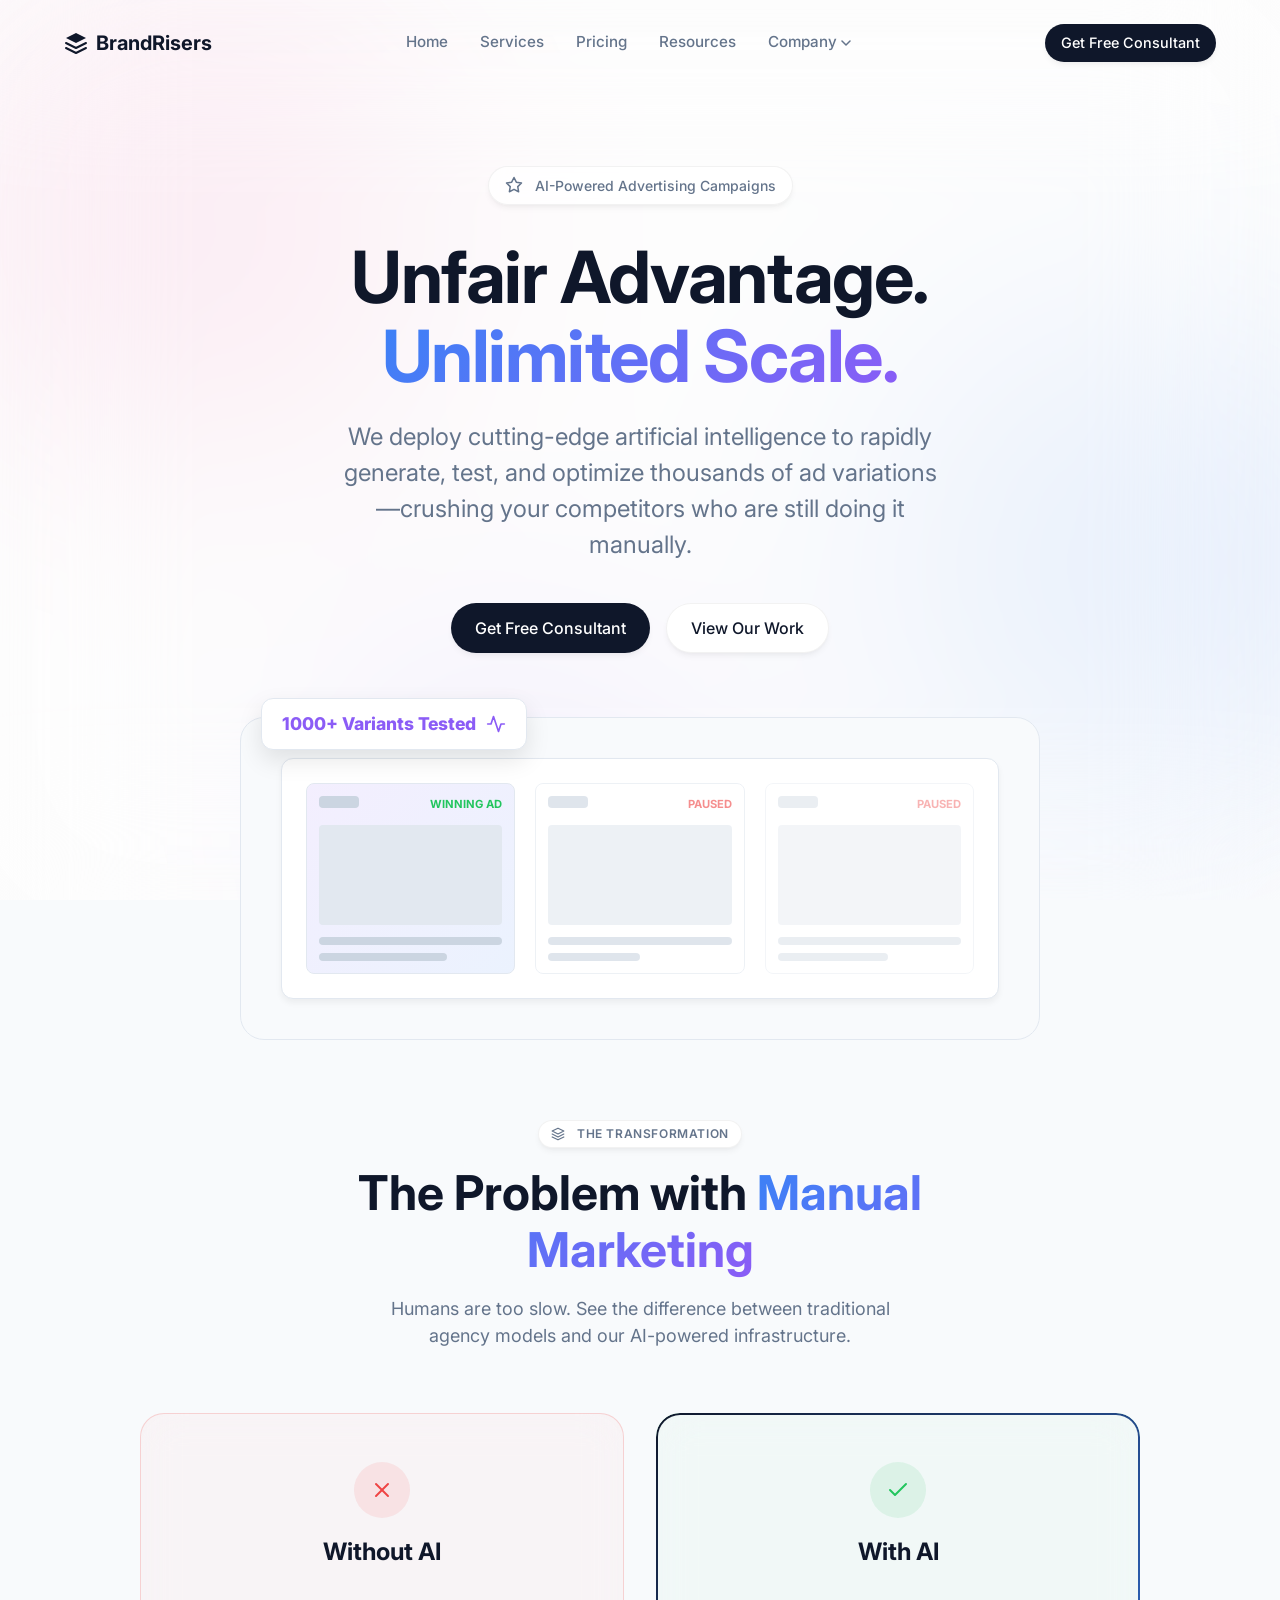
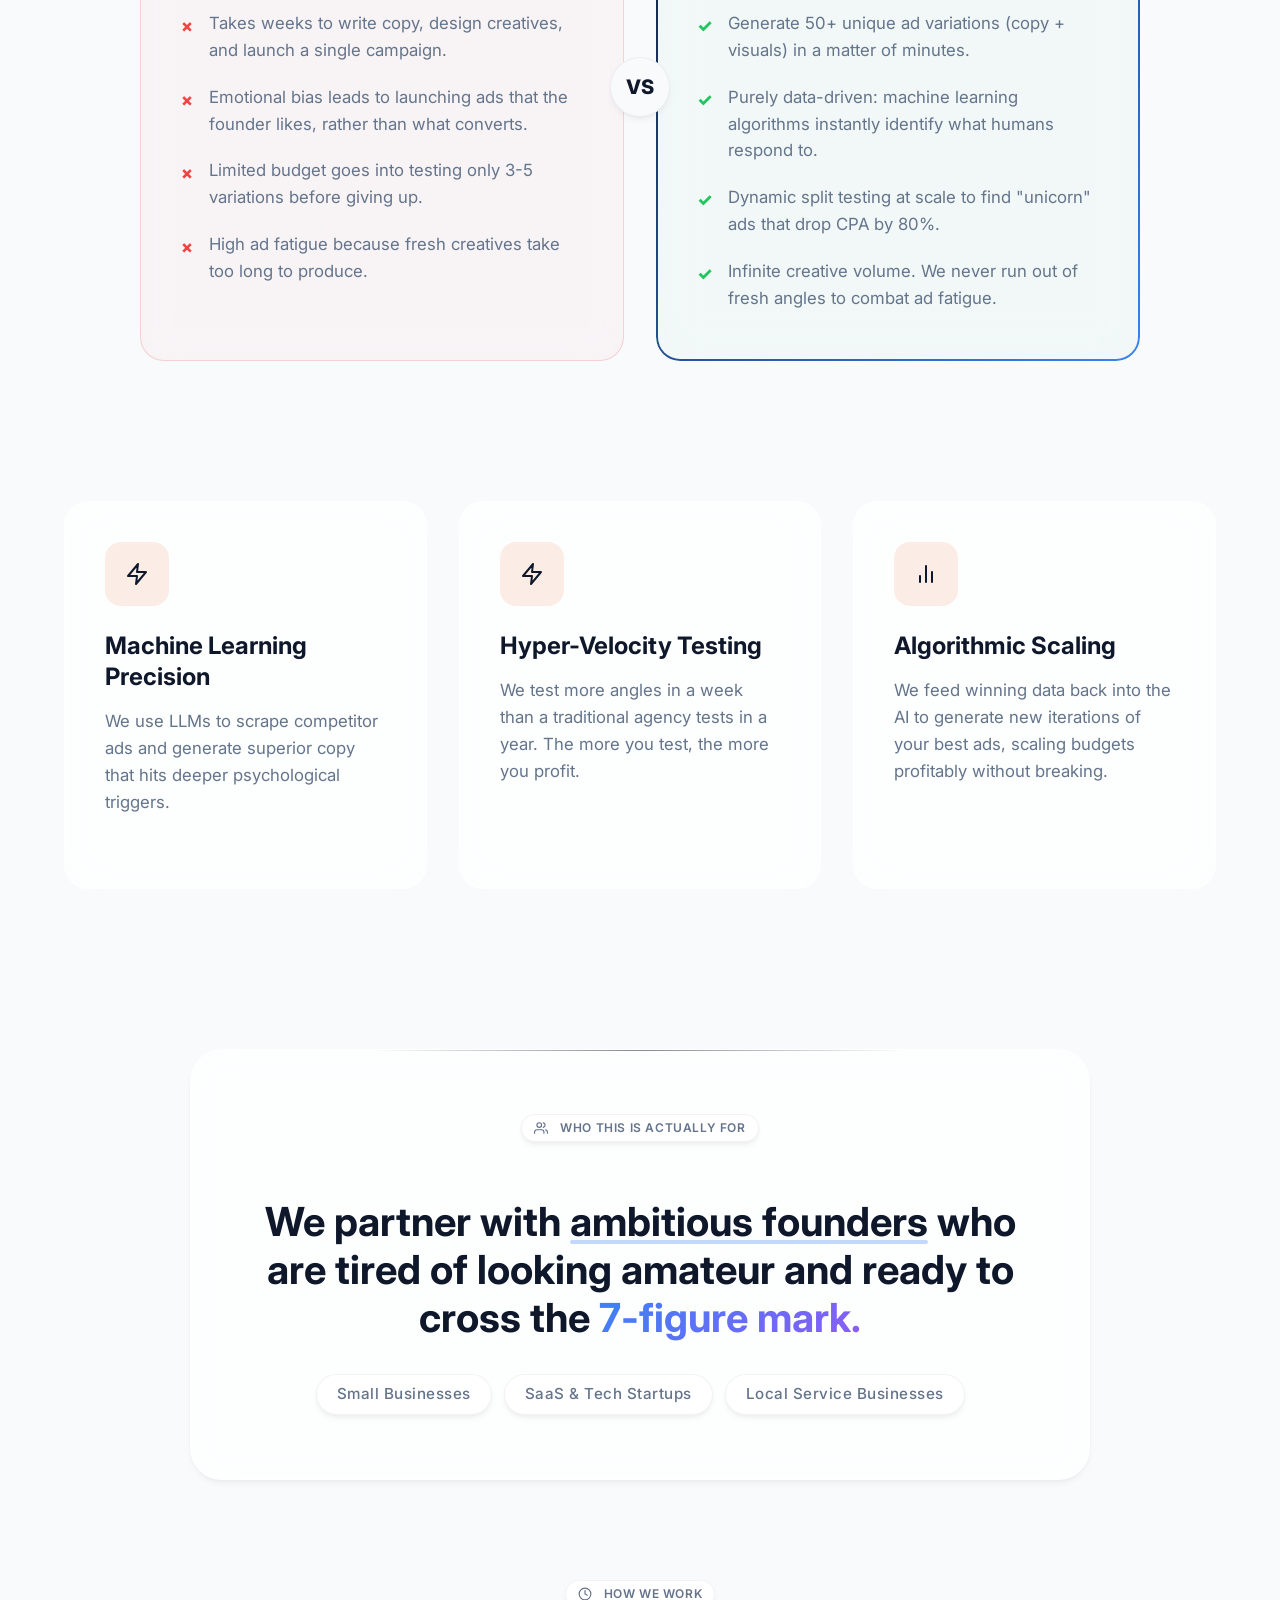
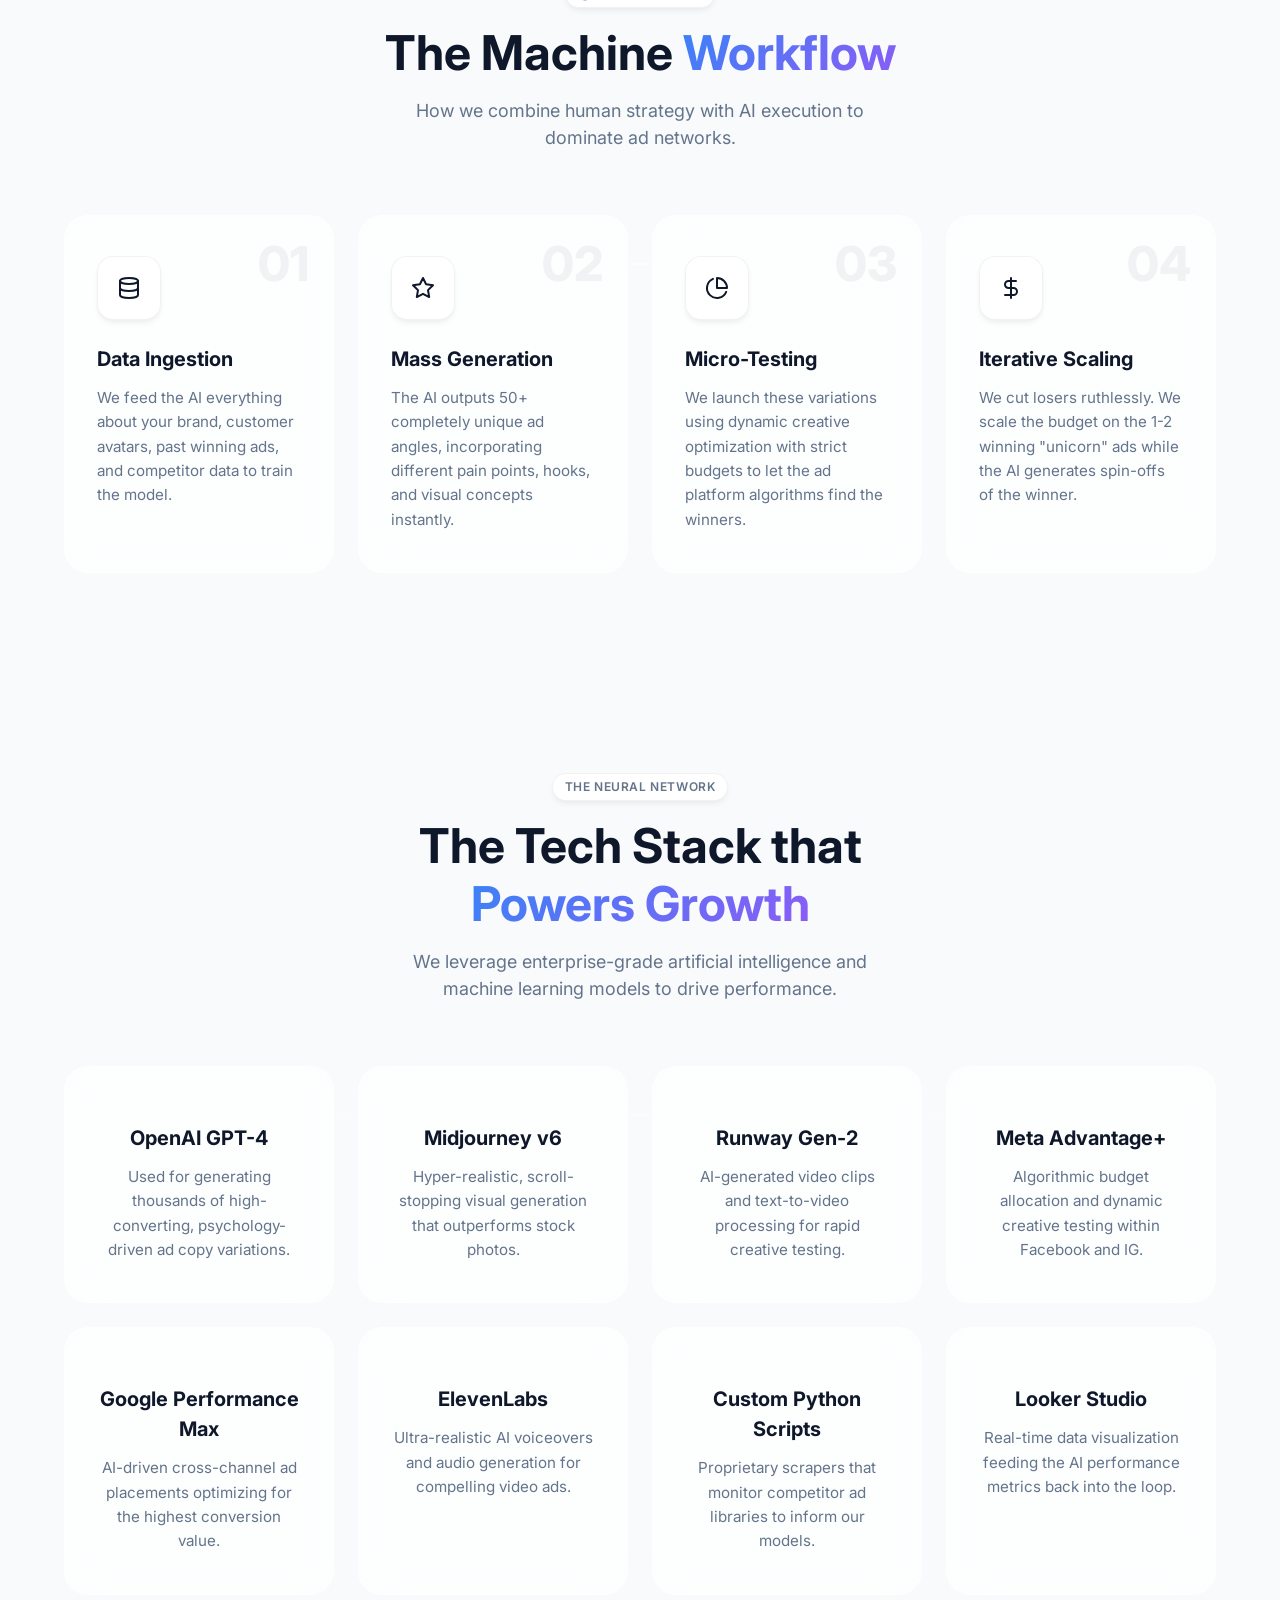
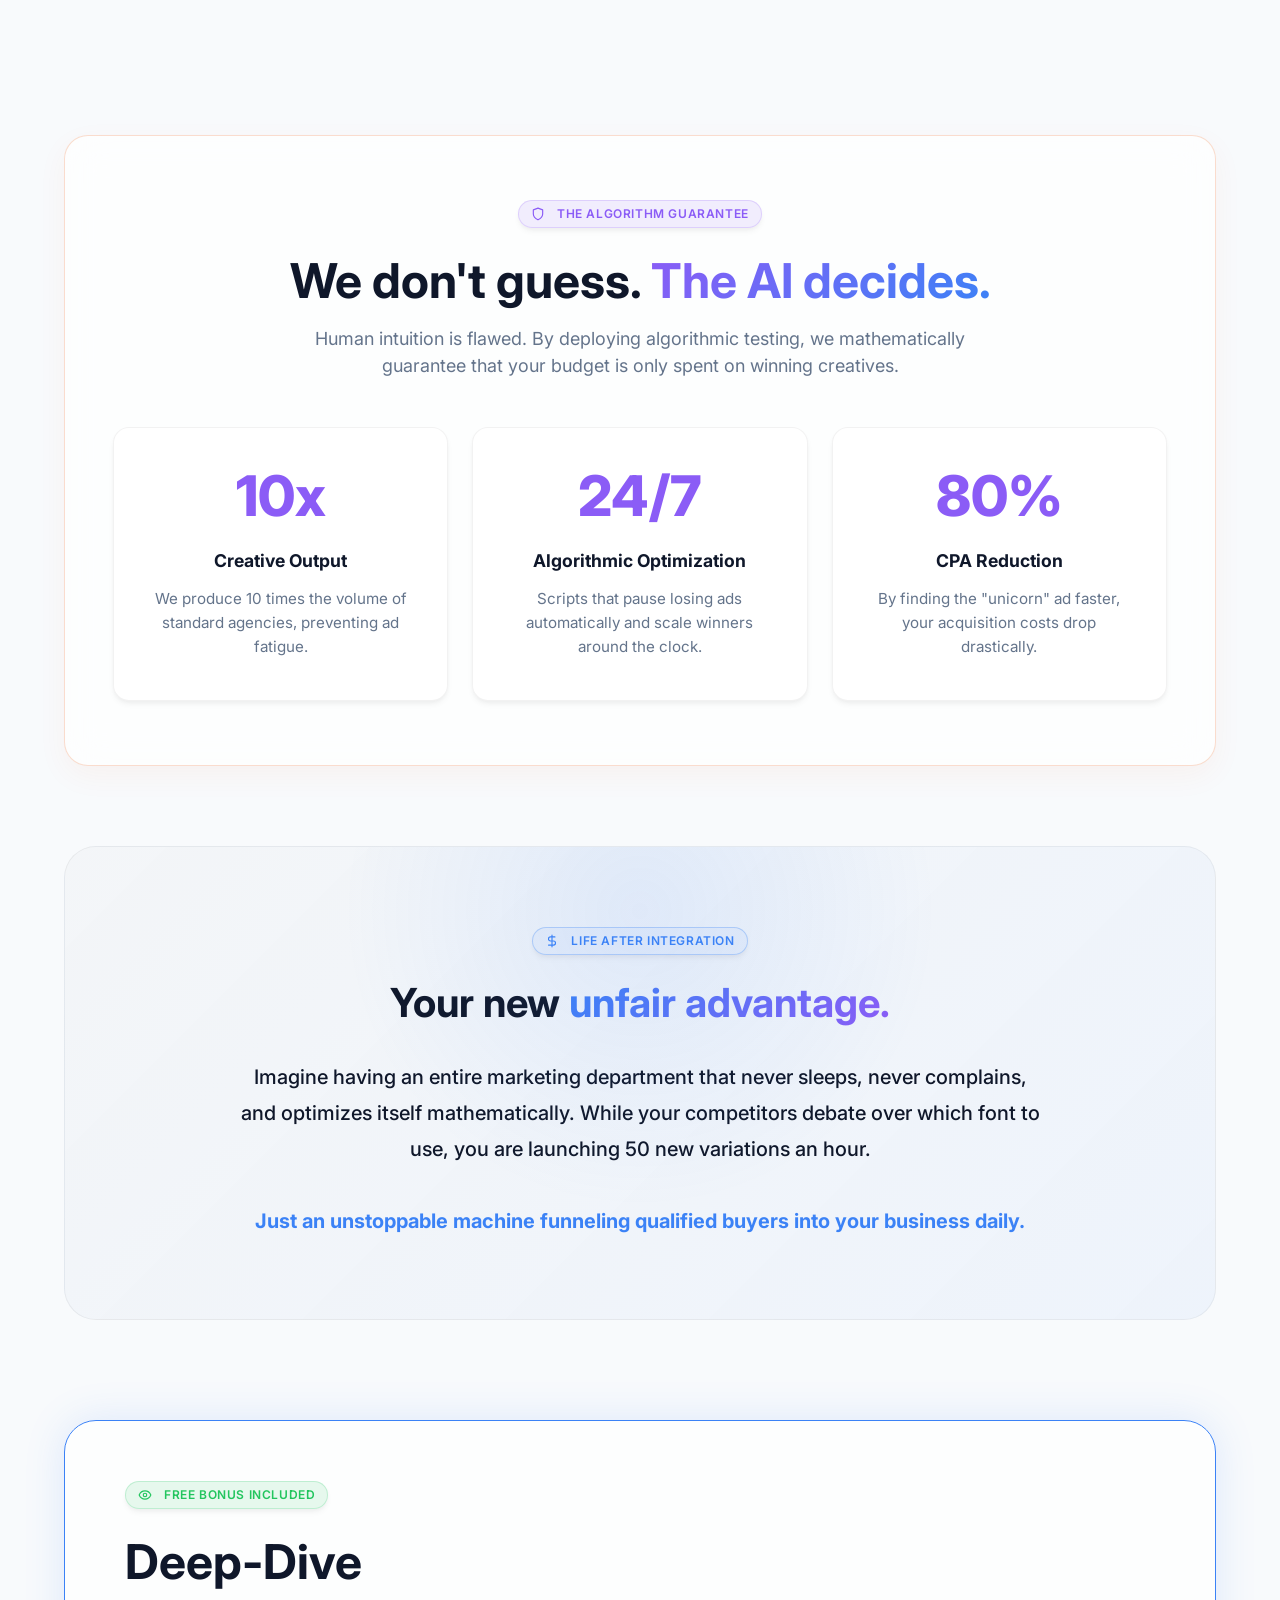
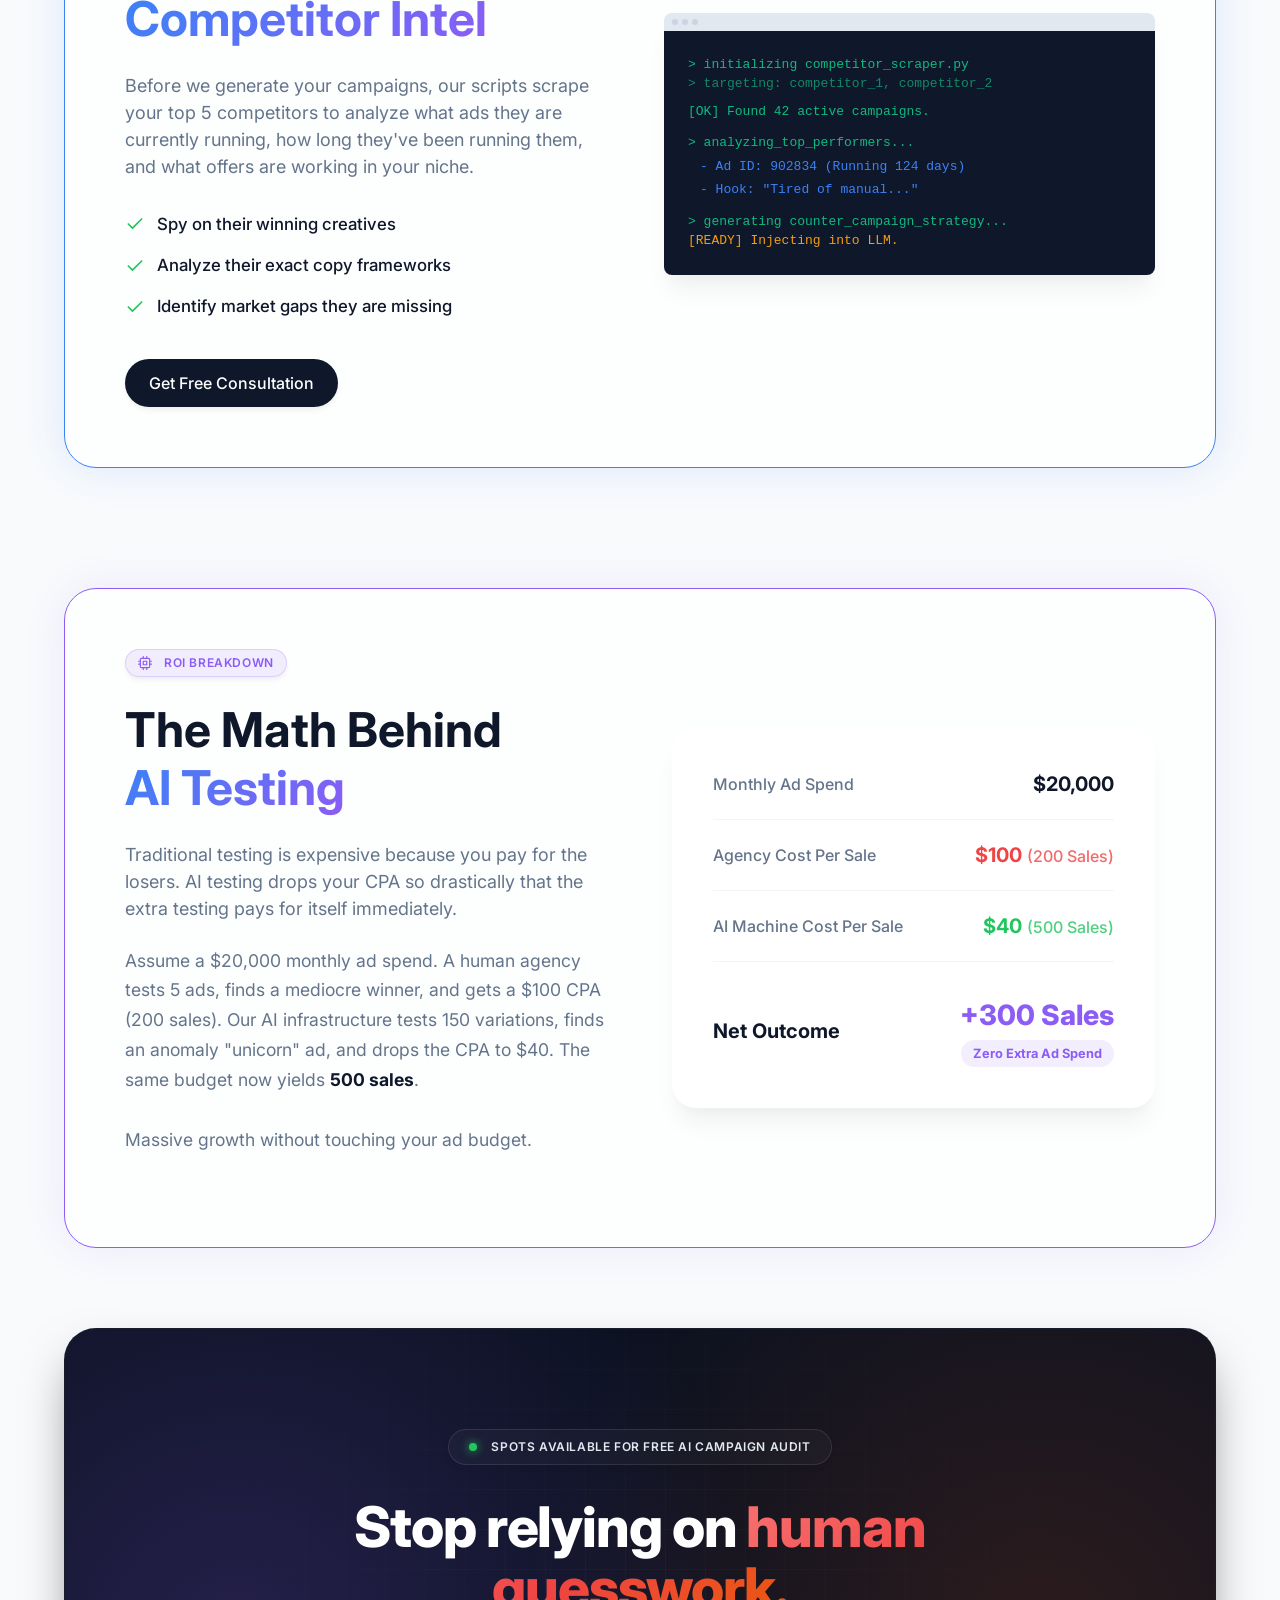
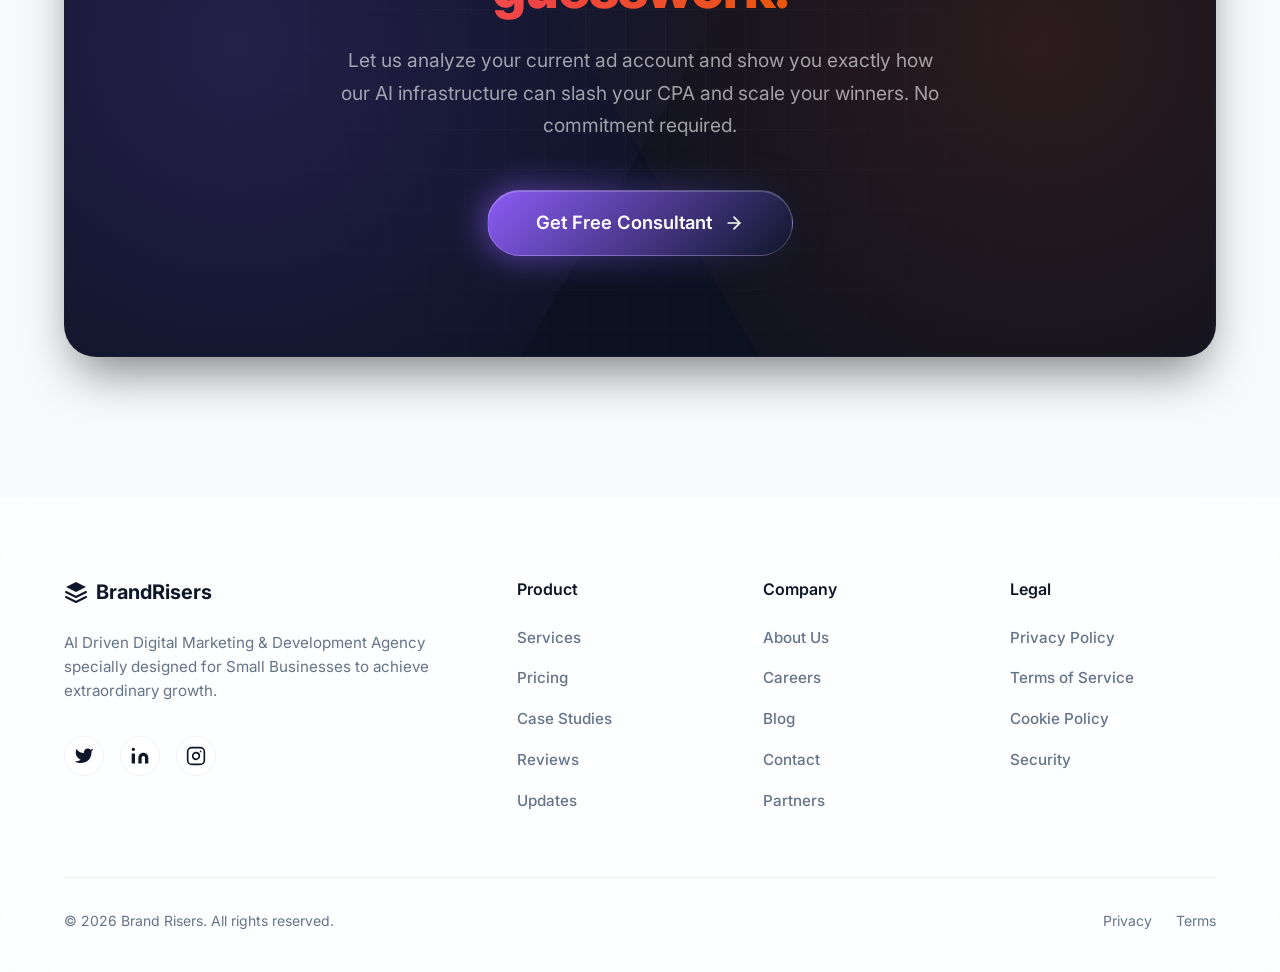
<file: ai-advertising.html>
<!DOCTYPE html>
<html lang="en">

<head>
    <meta charset="UTF-8">
    <meta name="viewport" content="width=device-width, initial-scale=1.0">
    <title>AI-Generated Advertising Campaigns - Brand Risers</title>
    <meta name="description"
        content="Leverage cutting-edge AI to optimize ad copy, visuals, and targeting for unparalleled results.">
    <link rel="preconnect" href="https://fonts.googleapis.com">
    <link rel="preconnect" href="https://fonts.gstatic.com" crossorigin>
    <link href="https://fonts.googleapis.com/css2?family=Inter:wght@400;500;600;700&display=swap" rel="stylesheet">
    <link rel="stylesheet" href="styles.css">
</head>

<body>
    <div class="bg-gradient-blobs">
        <div class="blob blob-1"></div>
        <div class="blob blob-2"></div>
        <div class="blob blob-3"></div>
    </div>

    <div class="glass-overlay"></div>

    <nav class="navbar">
        <div class="container nav-container">
            <a href="index.html" class="logo">
                <div class="logo-icon">
                    <svg viewBox="0 0 24 24" fill="none" xmlns="http://www.w3.org/2000/svg">
                        <path d="M12 2L2 7L12 12L22 7L12 2Z" fill="currentColor" />
                        <path d="M2 17L12 22L22 17" stroke="currentColor" stroke-width="2" stroke-linecap="round"
                            stroke-linejoin="round" />
                        <path d="M2 12L12 17L22 12" stroke="currentColor" stroke-width="2" stroke-linecap="round"
                            stroke-linejoin="round" />
                    </svg>
                </div>
                BrandRisers
            </a>

            <ul class="nav-links">
                <li><a href="index.html">Home</a></li>
                <li><a href="index.html#services">Services</a></li>
                <li><a href="#">Pricing</a></li>
                <li><a href="#">Resources</a></li>
                <li><a href="#">Company <svg width="10" height="6" viewBox="0 0 10 6" fill="none"
                            xmlns="http://www.w3.org/2000/svg">
                            <path d="M1 1L5 5L9 1" stroke="currentColor" stroke-width="1.5" stroke-linecap="round"
                                stroke-linejoin="round" />
                        </svg></a></li>
            </ul>

            <div class="nav-actions">
                <a href="#" class="btn btn-primary btn-small">Get Free Consultant</a>
            </div>

            <button class="mobile-menu-btn">
                <svg width="24" height="24" viewBox="0 0 24 24" fill="none" xmlns="http://www.w3.org/2000/svg">
                    <path d="M3 12H21M3 6H21M3 18H21" stroke="currentColor" stroke-width="2" stroke-linecap="round"
                        stroke-linejoin="round" />
                </svg>
            </button>
        </div>
    </nav>

    <main>
        <section class="hero" style="padding-bottom: 60px;">
            <div class="container hero-container">
                <div class="hero-badge" style="padding: 8px 16px;">
                    <svg width="18" height="18" viewBox="0 0 24 24" fill="none" stroke="currentColor" stroke-width="2" stroke-linecap="round" stroke-linejoin="round">
                        <polygon points="12 2 15.09 8.26 22 9.27 17 14.14 18.18 21.02 12 17.77 5.82 21.02 7 14.14 2 9.27 8.91 8.26 12 2"></polygon>
                    </svg>
                    <span>AI-Powered Advertising Campaigns</span>
                </div>

                <h1 class="hero-title">
                    Unfair Advantage.<br> <span class="text-gradient">Unlimited Scale.</span>
                </h1>

                <p class="hero-subtitle">
                    We deploy cutting-edge artificial intelligence to rapidly generate, test, and optimize thousands of ad variations—crushing your competitors who are still doing it manually.
                </p>

                <div class="hero-cta">
                    <a href="#" class="btn btn-primary">Get Free Consultant</a>
                    <a href="#portfolio" class="btn btn-secondary">View Our Work</a>
                </div>

                <div style="margin-top: 60px; max-width: 800px; margin-left: auto; margin-right: auto; padding: 40px; background: #f8fafc; border-radius: 24px; border: 1px solid #e2e8f0; position: relative;">
                    <!-- Floating visual badge -->
                    <div class="floating-element" style="position: absolute; top: -20px; left: 20px; background: white; padding: 12px 20px; border-radius: 12px; box-shadow: 0 10px 25px rgba(0,0,0,0.1); border: 1px solid #e2e8f0; display: flex; align-items: center; gap: 10px; z-index: 2;">
                        <span style="font-weight: 800; font-size: 1.1rem; color: #8b5cf6;">1000+ Variants Tested</span>
                        <svg width="20" height="20" viewBox="0 0 24 24" fill="none" stroke="#8b5cf6" stroke-width="2" stroke-linecap="round" stroke-linejoin="round"><polyline points="22 12 18 12 15 21 9 3 6 12 2 12"></polyline></svg>
                    </div>
                    
                    <div style="background: white; border-radius: 12px; overflow: hidden; box-shadow: 0 4px 6px rgba(0,0,0,0.05); border: 1px solid #e2e8f0; position: relative; padding: 24px;">
                        <div style="display: flex; gap: 20px;">
                            <div style="flex: 1; border: 1px solid #e2e8f0; border-radius: 8px; padding: 12px; position: relative; overflow: hidden;">
                                <div style="position: absolute; top: 0; left: 0; right: 0; bottom: 0; background: linear-gradient(135deg, rgba(139, 92, 246, 0.1), rgba(59, 130, 246, 0.1)); z-index: 0;"></div>
                                <div style="display: flex; justify-content: space-between; margin-bottom: 12px; position: relative; z-index: 1;">
                                    <div style="width: 40px; height: 12px; background: #cbd5e1; border-radius: 4px;"></div>
                                    <div style="color: #22c55e; font-size: 0.7rem; font-weight: 700;">WINNING AD</div>
                                </div>
                                <div style="height: 100px; background: #e2e8f0; border-radius: 4px; margin-bottom: 12px; position: relative; z-index: 1;"></div>
                                <div style="width: 100%; height: 8px; background: #cbd5e1; border-radius: 4px; margin-bottom: 8px; position: relative; z-index: 1;"></div>
                                <div style="width: 70%; height: 8px; background: #cbd5e1; border-radius: 4px; position: relative; z-index: 1;"></div>
                            </div>
                            
                            <div style="flex: 1; border: 1px solid #e2e8f0; border-radius: 8px; padding: 12px; opacity: 0.6;">
                                <div style="display: flex; justify-content: space-between; margin-bottom: 12px;">
                                    <div style="width: 40px; height: 12px; background: #cbd5e1; border-radius: 4px;"></div>
                                    <div style="color: #ef4444; font-size: 0.7rem; font-weight: 700;">PAUSED</div>
                                </div>
                                <div style="height: 100px; background: #e2e8f0; border-radius: 4px; margin-bottom: 12px;"></div>
                                <div style="width: 100%; height: 8px; background: #cbd5e1; border-radius: 4px; margin-bottom: 8px;"></div>
                                <div style="width: 50%; height: 8px; background: #cbd5e1; border-radius: 4px;"></div>
                            </div>
                            
                            <div style="flex: 1; border: 1px solid #e2e8f0; border-radius: 8px; padding: 12px; opacity: 0.4;">
                                <div style="display: flex; justify-content: space-between; margin-bottom: 12px;">
                                    <div style="width: 40px; height: 12px; background: #cbd5e1; border-radius: 4px;"></div>
                                    <div style="color: #ef4444; font-size: 0.7rem; font-weight: 700;">PAUSED</div>
                                </div>
                                <div style="height: 100px; background: #e2e8f0; border-radius: 4px; margin-bottom: 12px;"></div>
                                <div style="width: 100%; height: 8px; background: #cbd5e1; border-radius: 4px; margin-bottom: 8px;"></div>
                                <div style="width: 60%; height: 8px; background: #cbd5e1; border-radius: 4px;"></div>
                            </div>
                        </div>
                    </div>
                </div>
            </div>
        </section>

        <!-- The Cost of a Bad Website -->
        <section class="comparison-section animate-on-scroll" style="padding-top: 20px;">
            <div class="container">
                <div class="comparison-header">
                    <div class="section-badge mx-auto">
                        <svg width="14" height="14" viewBox="0 0 24 24" fill="none" xmlns="http://www.w3.org/2000/svg" style="margin-right: 6px;">
                            <path d="M12 2L2 7l10 5 10-5-10-5z" stroke="currentColor" stroke-width="2" stroke-linecap="round" stroke-linejoin="round"/>
                            <path d="M2 17l10 5 10-5" stroke="currentColor" stroke-width="2" stroke-linecap="round" stroke-linejoin="round"/>
                            <path d="M2 12l10 5 10-5" stroke="currentColor" stroke-width="2" stroke-linecap="round" stroke-linejoin="round"/>
                        </svg>
                        The Transformation
                    </div>
                    <h2 class="section-title">The Problem with <span class="text-gradient">Manual Marketing</span></h2>
                    <p class="section-subtitle mx-auto">Humans are too slow. See the difference between traditional agency models and our AI-powered infrastructure.</p>
                </div>

                <div class="comparison-grid">
                    <!-- Before Card -->
                    <div class="comparison-card before-card">
                        <div class="comparison-card-header">
                            <div class="comparison-icon before-icon">
                                <svg width="24" height="24" viewBox="0 0 24 24" fill="none" xmlns="http://www.w3.org/2000/svg">
                                    <line x1="18" y1="6" x2="6" y2="18" stroke="currentColor" stroke-width="2" stroke-linecap="round" stroke-linejoin="round"/>
                                    <line x1="6" y1="6" x2="18" y2="18" stroke="currentColor" stroke-width="2" stroke-linecap="round" stroke-linejoin="round"/>
                                </svg>
                            </div>
                            <h3 class="comparison-card-title">Without AI</h3>
                        </div>
                        <ul class="comparison-list">
                            <li>
                                <span class="list-icon before-bullet">&times;</span>
                                Takes weeks to write copy, design creatives, and launch a single campaign.
                            </li>
                            <li>
                                <span class="list-icon before-bullet">&times;</span>
                                Emotional bias leads to launching ads that the founder likes, rather than what converts.
                            </li>
                            <li>
                                <span class="list-icon before-bullet">&times;</span>
                                Limited budget goes into testing only 3-5 variations before giving up.
                            </li>
                            <li>
                                <span class="list-icon before-bullet">&times;</span>
                                High ad fatigue because fresh creatives take too long to produce.
                            </li>
                        </ul>
                    </div>

                    <div class="vs-badge">VS</div>

                    <!-- After Card -->
                    <div class="comparison-card after-card">
                        <div class="comparison-card-header">
                            <div class="comparison-icon after-icon">
                                <svg width="24" height="24" viewBox="0 0 24 24" fill="none" xmlns="http://www.w3.org/2000/svg">
                                    <path d="M20 6L9 17l-5-5" stroke="currentColor" stroke-width="2" stroke-linecap="round" stroke-linejoin="round"/>
                                </svg>
                            </div>
                            <h3 class="comparison-card-title">With AI</h3>
                        </div>
                        <ul class="comparison-list">
                            <li>
                                <span class="list-icon after-bullet">&#10003;</span>
                                Generate 50+ unique ad variations (copy + visuals) in a matter of minutes.
                            </li>
                            <li>
                                <span class="list-icon after-bullet">&#10003;</span>
                                Purely data-driven: machine learning algorithms instantly identify what humans respond to.
                            </li>
                            <li>
                                <span class="list-icon after-bullet">&#10003;</span>
                                Dynamic split testing at scale to find "unicorn" ads that drop CPA by 80%.
                            </li>
                            <li>
                                <span class="list-icon after-bullet">&#10003;</span>
                                Infinite creative volume. We never run out of fresh angles to combat ad fatigue.
                            </li>
                        </ul>
                    </div>
                </div>
            </div>
        </section>
        <!-- Service Benefits -->
        <section class="benefits-section animate-on-scroll" style="padding-top: 40px;">
            <div class="container">
                <div class="benefits-grid">
                    <div class="benefit-card">
                        <div class="benefit-icon">
                            <svg width="24" height="24" viewBox="0 0 24 24" fill="none" stroke="currentColor" stroke-width="2" stroke-linecap="round" stroke-linejoin="round"><path d="M13 2L3 14h9l-1 8 10-12h-9l1-8z"></path></svg>
                        </div>
                        <h3 class="benefit-title">Machine Learning Precision</h3>
                        <p class="benefit-desc">We use LLMs to scrape competitor ads and generate superior copy that hits deeper psychological triggers.</p>
                    </div>
                    <div class="benefit-card">
                        <div class="benefit-icon">
                            <svg width="24" height="24" viewBox="0 0 24 24" fill="none" stroke="currentColor" stroke-width="2" stroke-linecap="round" stroke-linejoin="round"><polygon points="13 2 3 14 12 14 11 22 21 10 12 10 13 2"></polygon></svg>
                        </div>
                        <h3 class="benefit-title">Hyper-Velocity Testing</h3>
                        <p class="benefit-desc">We test more angles in a week than a traditional agency tests in a year. The more you test, the more you profit.</p>
                    </div>
                    <div class="benefit-card">
                        <div class="benefit-icon">
                            <svg width="24" height="24" viewBox="0 0 24 24" fill="none" stroke="currentColor" stroke-width="2" stroke-linecap="round" stroke-linejoin="round"><line x1="18" y1="20" x2="18" y2="10"></line><line x1="12" y1="20" x2="12" y2="4"></line><line x1="6" y1="20" x2="6" y2="14"></line></svg>
                        </div>
                        <h3 class="benefit-title">Algorithmic Scaling</h3>
                        <p class="benefit-desc">We feed winning data back into the AI to generate new iterations of your best ads, scaling budgets profitably without breaking.</p>
                    </div>
                </div>
            </div>
        </section>
        <!-- Who We Help Section -->
        <section class="who-we-help-section animate-on-scroll" style="padding: 60px 0;">
            <div class="container">
                <div class="who-we-help-card" style="background: var(--glass-bg); backdrop-filter: blur(20px); border: 1px solid var(--glass-border); border-radius: 32px; padding: 64px; text-align: center; box-shadow: var(--shadow-sm); max-width: 900px; margin: 0 auto;">
                    <div class="wwh-content">
                        <div class="section-badge mx-auto" style="margin-bottom: 24px;">
                            <svg width="14" height="14" viewBox="0 0 24 24" fill="none" xmlns="http://www.w3.org/2000/svg" style="margin-right: 6px;">
                                <path d="M17 21v-2a4 4 0 0 0-4-4H5a4 4 0 0 0-4 4v2" stroke="currentColor" stroke-width="2" stroke-linecap="round" stroke-linejoin="round"/>
                                <circle cx="9" cy="7" r="4" stroke="currentColor" stroke-width="2" stroke-linecap="round" stroke-linejoin="round"/>
                                <path d="M23 21v-2a4 4 0 0 0-3-3.87" stroke="currentColor" stroke-width="2" stroke-linecap="round" stroke-linejoin="round"/>
                                <path d="M16 3.13a4 4 0 0 1 0 7.75" stroke="currentColor" stroke-width="2" stroke-linecap="round" stroke-linejoin="round"/>
                            </svg>
                            Who This Is Actually For
                        </div>
                        <h2 class="wwh-title" style="font-size: 2.5rem; font-weight: 700; line-height: 1.2; margin-bottom: 32px; color: var(--text-primary);">We partner with <span class="text-highlight">ambitious founders</span> who are tired of looking amateur and ready to cross the <span class="text-gradient">7-figure mark.</span></h2>
                        
                        <div class="wwh-tags" style="display: flex; flex-wrap: wrap; justify-content: center; gap: 12px;">
                            <span class="wwh-tag" style="background: white; border: 1px solid var(--border-color); padding: 8px 20px; border-radius: 999px; font-size: 0.95rem; font-weight: 500; color: var(--text-secondary); box-shadow: var(--shadow-sm);">Small Businesses</span>
                            <span class="wwh-tag" style="background: white; border: 1px solid var(--border-color); padding: 8px 20px; border-radius: 999px; font-size: 0.95rem; font-weight: 500; color: var(--text-secondary); box-shadow: var(--shadow-sm);">SaaS & Tech Startups</span>
                            <span class="wwh-tag" style="background: white; border: 1px solid var(--border-color); padding: 8px 20px; border-radius: 999px; font-size: 0.95rem; font-weight: 500; color: var(--text-secondary); box-shadow: var(--shadow-sm);">Local Service Businesses</span>
                        </div>
                    </div>
                </div>
            </div>
        </section>

        <!-- How We Work -->
        <section class="process-section animate-on-scroll" style="padding-top: 40px;">
            <div class="container process-container">
                <div class="process-header">
                    <div class="section-badge mx-auto">
                        <svg width="14" height="14" viewBox="0 0 24 24" fill="none" xmlns="http://www.w3.org/2000/svg" style="margin-right: 6px;">
                            <path d="M12 22C17.5228 22 22 17.5228 22 12C22 6.47715 17.5228 2 12 2C6.47715 2 2 6.47715 2 12C2 17.5228 6.47715 22 12 22Z" stroke="currentColor" stroke-width="2" stroke-linecap="round" stroke-linejoin="round"/>
                            <path d="M12 6V12L16 14" stroke="currentColor" stroke-width="2" stroke-linecap="round" stroke-linejoin="round"/>
                        </svg>
                        How We Work
                    </div>
                    <h2 class="section-title">The Machine <span class="text-gradient">Workflow</span></h2>
                    <p class="section-subtitle mx-auto">How we combine human strategy with AI execution to dominate ad networks.</p>
                </div>

                <div class="process-grid">
                    <div class="process-card">
                        <div class="process-step-number">01</div>
                        <div class="process-icon">
                            <svg width="24" height="24" viewBox="0 0 24 24" fill="none" stroke="currentColor" stroke-width="2" stroke-linecap="round" stroke-linejoin="round"><ellipse cx="12" cy="5" rx="9" ry="3"></ellipse><path d="M21 12c0 1.66-4 3-9 3s-9-1.34-9-3"></path><path d="M3 5v14c0 1.66 4 3 9 3s9-1.34 9-3V5"></path></svg>
                        </div>
                        <h3 class="process-title">Data Ingestion</h3>
                        <p class="process-desc">We feed the AI everything about your brand, customer avatars, past winning ads, and competitor data to train the model.</p>
                    </div>

                    <div class="process-card">
                        <div class="process-step-number">02</div>
                        <div class="process-icon">
                            <svg width="24" height="24" viewBox="0 0 24 24" fill="none" stroke="currentColor" stroke-width="2" stroke-linecap="round" stroke-linejoin="round"><polygon points="12 2 15.09 8.26 22 9.27 17 14.14 18.18 21.02 12 17.77 5.82 21.02 7 14.14 2 9.27 8.91 8.26 12 2"></polygon></svg>
                        </div>
                        <h3 class="process-title">Mass Generation</h3>
                        <p class="process-desc">The AI outputs 50+ completely unique ad angles, incorporating different pain points, hooks, and visual concepts instantly.</p>
                    </div>

                    <div class="process-card">
                        <div class="process-step-number">03</div>
                        <div class="process-icon">
                            <svg width="24" height="24" viewBox="0 0 24 24" fill="none" stroke="currentColor" stroke-width="2" stroke-linecap="round" stroke-linejoin="round"><path d="M21.21 15.89A10 10 0 1 1 8 2.83"></path><path d="M22 12A10 10 0 0 0 12 2v10z"></path></svg>
                        </div>
                        <h3 class="process-title">Micro-Testing</h3>
                        <p class="process-desc">We launch these variations using dynamic creative optimization with strict budgets to let the ad platform algorithms find the winners.</p>
                    </div>

                    <div class="process-card">
                        <div class="process-step-number">04</div>
                        <div class="process-icon">
                            <svg width="24" height="24" viewBox="0 0 24 24" fill="none" stroke="currentColor" stroke-width="2" stroke-linecap="round" stroke-linejoin="round"><path d="M12 2v20M17 5H9.5a3.5 3.5 0 0 0 0 7h5a3.5 3.5 0 0 1 0 7H6"></path></svg>
                        </div>
                        <h3 class="process-title">Iterative Scaling</h3>
                        <p class="process-desc">We cut losers ruthlessly. We scale the budget on the 1-2 winning "unicorn" ads while the AI generates spin-offs of the winner.</p>
                    </div>
                </div>
            </div>
        </section>

        <!-- Tech Stack -->
        <section class="process-section animate-on-scroll">
            <div class="container process-container">
                <div class="process-header">
                    <div class="section-badge mx-auto">
                        The Neural Network
                    </div>
                    <h2 class="section-title">The Tech Stack that <span class="text-gradient">Powers Growth</span></h2>
                    <p class="section-subtitle mx-auto">We leverage enterprise-grade artificial intelligence and machine learning models to drive performance.</p>
                </div>
                <div class="process-grid">
                    <div class="process-card" style="text-align: center;">
                        <h3 class="process-title" style="margin-top: 16px;">OpenAI GPT-4</h3>
                        <p class="process-desc">Used for generating thousands of high-converting, psychology-driven ad copy variations.</p>
                    </div>
                    <div class="process-card" style="text-align: center;">
                        <h3 class="process-title" style="margin-top: 16px;">Midjourney v6</h3>
                        <p class="process-desc">Hyper-realistic, scroll-stopping visual generation that outperforms stock photos.</p>
                    </div>
                    <div class="process-card" style="text-align: center;">
                        <h3 class="process-title" style="margin-top: 16px;">Runway Gen-2</h3>
                        <p class="process-desc">AI-generated video clips and text-to-video processing for rapid creative testing.</p>
                    </div>
                    <div class="process-card" style="text-align: center;">
                        <h3 class="process-title" style="margin-top: 16px;">Meta Advantage+</h3>
                        <p class="process-desc">Algorithmic budget allocation and dynamic creative testing within Facebook and IG.</p>
                    </div>
                    <div class="process-card" style="text-align: center;">
                        <h3 class="process-title" style="margin-top: 16px;">Google Performance Max</h3>
                        <p class="process-desc">AI-driven cross-channel ad placements optimizing for the highest conversion value.</p>
                    </div>
                    <div class="process-card" style="text-align: center;">
                        <h3 class="process-title" style="margin-top: 16px;">ElevenLabs</h3>
                        <p class="process-desc">Ultra-realistic AI voiceovers and audio generation for compelling video ads.</p>
                    </div>
                    <div class="process-card" style="text-align: center;">
                        <h3 class="process-title" style="margin-top: 16px;">Custom Python Scripts</h3>
                        <p class="process-desc">Proprietary scrapers that monitor competitor ad libraries to inform our models.</p>
                    </div>
                    <div class="process-card" style="text-align: center;">
                        <h3 class="process-title" style="margin-top: 16px;">Looker Studio</h3>
                        <p class="process-desc">Real-time data visualization feeding the AI performance metrics back into the loop.</p>
                    </div>
                </div>
            </div>
        </section>

        <!-- Unfair Advantage Guarantee Section -->
        <section class="guarantee-section animate-on-scroll" style="padding: 40px 0 20px 0;">
            <div class="container">
                <div style="background: var(--glass-bg); backdrop-filter: blur(20px); border-radius: 24px; border: 1px solid rgba(234, 88, 12, 0.2); padding: 64px 48px; box-shadow: 0 10px 30px rgba(234, 88, 12, 0.05);">
                    <div style="text-align: center; margin-bottom: 48px;">
                        <div class="section-badge mx-auto" style="color: #8b5cf6; background: rgba(139, 92, 246, 0.1); border-color: rgba(139, 92, 246, 0.2); margin-bottom: 24px;">
                            <svg width="14" height="14" viewBox="0 0 24 24" fill="none" stroke="currentColor" stroke-width="2" stroke-linecap="round" stroke-linejoin="round" style="margin-right: 6px;"><path d="M12 22s8-4 8-10V5l-8-3-8 3v7c0 6 8 10 8 10z"></path></svg>
                            The Algorithm Guarantee
                        </div>
                        <h2 class="section-title" style="margin-bottom: 16px;">We don't guess. <span style="background: linear-gradient(135deg, #8b5cf6, #3b82f6); -webkit-background-clip: text; -webkit-text-fill-color: transparent;">The AI decides.</span></h2>
                        <p class="section-subtitle mx-auto" style="max-width: 650px;">Human intuition is flawed. By deploying algorithmic testing, we mathematically guarantee that your budget is only spent on winning creatives.</p>
                    </div>

                    <div style="display: grid; grid-template-columns: repeat(auto-fit, minmax(280px, 1fr)); gap: 24px;">
                        <!-- Metric 1 -->
                        <div style="background: white; border-radius: 16px; padding: 40px 32px; border: 1px solid var(--border-color); text-align: center; box-shadow: var(--shadow-sm);">
                            <div style="font-size: 3.5rem; font-weight: 800; color: #8b5cf6; line-height: 1; margin-bottom: 24px;">10x</div>
                            <h3 style="font-size: 1.1rem; font-weight: 700; margin-bottom: 12px; color: var(--text-primary);">Creative Output</h3>
                            <p style="font-size: 0.95rem; color: var(--text-secondary); line-height: 1.6; margin: 0;">We produce 10 times the volume of standard agencies, preventing ad fatigue.</p>
                        </div>
                        
                        <!-- Metric 2 -->
                        <div style="background: white; border-radius: 16px; padding: 40px 32px; border: 1px solid var(--border-color); text-align: center; box-shadow: var(--shadow-sm);">
                            <div style="font-size: 3.5rem; font-weight: 800; color: #8b5cf6; line-height: 1; margin-bottom: 24px;">24/7</div>
                            <h3 style="font-size: 1.1rem; font-weight: 700; margin-bottom: 12px; color: var(--text-primary);">Algorithmic Optimization</h3>
                            <p style="font-size: 0.95rem; color: var(--text-secondary); line-height: 1.6; margin: 0;">Scripts that pause losing ads automatically and scale winners around the clock.</p>
                        </div>
                        
                        <!-- Metric 3 -->
                        <div style="background: white; border-radius: 16px; padding: 40px 32px; border: 1px solid var(--border-color); text-align: center; box-shadow: var(--shadow-sm);">
                            <div style="font-size: 3.5rem; font-weight: 800; color: #8b5cf6; line-height: 1; margin-bottom: 24px;">80%</div>
                            <h3 style="font-size: 1.1rem; font-weight: 700; margin-bottom: 12px; color: var(--text-primary);">CPA Reduction</h3>
                            <p style="font-size: 0.95rem; color: var(--text-secondary); line-height: 1.6; margin: 0;">By finding the "unicorn" ad faster, your acquisition costs drop drastically.</p>
                        </div>
                    </div>
                </div>
            </div>
        </section>

        <!-- Future Pacing Section -->
        <section class="future-pacing-section animate-on-scroll" style="padding: 60px 0 20px 0;">
            <div class="container">
                <div style="background: linear-gradient(135deg, rgba(15, 23, 42, 0.02) 0%, rgba(59, 130, 246, 0.05) 100%); border-radius: 32px; border: 1px solid var(--border-color); padding: 80px 40px; text-align: center; position: relative; overflow: hidden;">
                    <!-- Glow effect -->
                    <div style="position: absolute; top: -50%; left: 50%; transform: translateX(-50%); width: 600px; height: 600px; background: radial-gradient(circle, rgba(59, 130, 246, 0.1) 0%, rgba(255,255,255,0) 70%); pointer-events: none;"></div>
                    
                    <div class="section-badge mx-auto" style="margin-bottom: 24px; border-color: rgba(59, 130, 246, 0.3); color: var(--accent-blue); background: rgba(59, 130, 246, 0.05);">
                        <svg width="14" height="14" viewBox="0 0 24 24" fill="none" stroke="currentColor" stroke-width="2" stroke-linecap="round" stroke-linejoin="round" style="margin-right: 6px;"><path d="M12 2v20M17 5H9.5a3.5 3.5 0 0 0 0 7h5a3.5 3.5 0 0 1 0 7H6"></path></svg>
                        Life After Integration
                    </div>
                    
                    <h2 class="section-title" style="margin-bottom: 32px; font-size: 2.5rem;">Your new <span class="text-gradient">unfair advantage.</span></h2>
                    
                    <p class="section-subtitle mx-auto" style="font-size: 1.25rem; line-height: 1.8; color: var(--text-primary); max-width: 800px; font-weight: 500;">
                        Imagine having an entire marketing department that never sleeps, never complains, and optimizes itself mathematically. While your competitors debate over which font to use, you are launching 50 new variations an hour. 
                        <br><br>
                        <span style="color: var(--accent-blue); font-weight: 700;">Just an unstoppable machine funneling qualified buyers into your business daily.</span>
                    </p>
                </div>
            </div>
        </section>

        <!-- Free CRM Bonus Section -->
        <section class="crm-bonus-section animate-on-scroll" style="padding: 80px 0;">
            <div class="container">
                <div style="background: var(--glass-bg); border-radius: 32px; border: 1px solid var(--accent-blue); padding: 60px; box-shadow: 0 0 40px rgba(59, 130, 246, 0.15); display: flex; align-items: center; gap: 48px; flex-wrap: wrap;">
                    <div class="crm-content" style="flex: 1; min-width: 300px;">
                        <div class="section-badge" style="display: inline-flex; background: rgba(34, 197, 94, 0.1); color: #22c55e; border-color: rgba(34, 197, 94, 0.2); margin-bottom: 24px;">
                            <svg width="14" height="14" viewBox="0 0 24 24" fill="none" stroke="currentColor" stroke-width="2" stroke-linecap="round" stroke-linejoin="round" style="margin-right: 6px;"><path d="M2 12s3-7 10-7 10 7 10 7-3 7-10 7-10-7-10-7Z"></path><circle cx="12" cy="12" r="3"></circle></svg>
                            Free Bonus Included
                        </div>
                        <h2 class="section-title" style="margin-bottom: 24px; text-align: left;">Deep-Dive <span class="text-gradient">Competitor Intel</span></h2>
                        <p class="section-subtitle" style="text-align: left; margin: 0 0 32px 0;">Before we generate your campaigns, our scripts scrape your top 5 competitors to analyze what ads they are currently running, how long they've been running them, and what offers are working in your niche.</p>
                        
                        <ul class="lead-magnet-benefits" style="margin-bottom: 40px;">
                            <li><svg width="20" height="20" viewBox="0 0 24 24" fill="none" stroke="currentColor" stroke-width="2" stroke-linecap="round" stroke-linejoin="round"><polyline points="20 6 9 17 4 12"></polyline></svg> <span style="color: var(--text-primary);">Spy on their winning creatives</span></li>
                            <li><svg width="20" height="20" viewBox="0 0 24 24" fill="none" stroke="currentColor" stroke-width="2" stroke-linecap="round" stroke-linejoin="round"><polyline points="20 6 9 17 4 12"></polyline></svg> <span style="color: var(--text-primary);">Analyze their exact copy frameworks</span></li>
                            <li><svg width="20" height="20" viewBox="0 0 24 24" fill="none" stroke="currentColor" stroke-width="2" stroke-linecap="round" stroke-linejoin="round"><polyline points="20 6 9 17 4 12"></polyline></svg> <span style="color: var(--text-primary);">Identify market gaps they are missing</span></li>
                        </ul>
                        
                        <a href="#" class="btn btn-primary">Get Free Consultation</a>
                    </div>
                    
                    <div class="crm-visual" style="flex: 1; min-width: 300px;">
                        <div class="mockup-browser" style="border-color: var(--glass-border); box-shadow: var(--shadow-lg); background: var(--bg-color);">
                            <div class="browser-header"><span></span><span></span><span></span></div>
                            <div class="browser-body" style="background: #0f172a; padding: 24px; color: #10b981; font-family: monospace;">
                                <!-- Simple Terminal/Spy Mockup -->
                                <div>> initializing competitor_scraper.py</div>
                                <div style="opacity: 0.7; margin-bottom: 8px;">> targeting: competitor_1, competitor_2</div>
                                <div>[OK] Found 42 active campaigns.</div>
                                <div style="margin-top: 12px;">> analyzing_top_performers...</div>
                                <div style="color: #3b82f6; margin-left: 12px; margin-top: 4px;">- Ad ID: 902834 (Running 124 days)</div>
                                <div style="color: #3b82f6; margin-left: 12px; margin-top: 4px;">- Hook: "Tired of manual..."</div>
                                <div style="margin-top: 12px;">> generating counter_campaign_strategy...</div>
                                <div style="color: #f59e0b;">[READY] Injecting into LLM.</div>
                            </div>
                        </div>
                    </div>
                </div>
            </div>
        </section>
        <!-- ROI Breakdown Section -->
        <section class="roi-section animate-on-scroll" style="padding: 40px 0 80px 0;">
            <div class="container">
                <div style="background: var(--glass-bg); border-radius: 32px; border: 1px solid var(--accent-purple); padding: 60px; box-shadow: 0 0 40px rgba(139, 92, 246, 0.1); display: flex; align-items: center; gap: 64px; flex-wrap: wrap;">
                    
                    <div class="roi-content" style="flex: 1; min-width: 300px;">
                        <div class="section-badge" style="display: inline-flex; background: rgba(139, 92, 246, 0.1); color: var(--accent-purple); border-color: rgba(139, 92, 246, 0.2); margin-bottom: 24px;">
                            <svg width="14" height="14" viewBox="0 0 24 24" fill="none" stroke="currentColor" stroke-width="2" stroke-linecap="round" stroke-linejoin="round" style="margin-right: 6px;"><rect x="4" y="4" width="16" height="16" rx="2" ry="2"></rect><rect x="9" y="9" width="6" height="6"></rect><line x1="9" y1="1" x2="9" y2="4"></line><line x1="15" y1="1" x2="15" y2="4"></line><line x1="9" y1="20" x2="9" y2="23"></line><line x1="15" y1="20" x2="15" y2="23"></line><line x1="20" y1="9" x2="23" y2="9"></line><line x1="20" y1="14" x2="23" y2="14"></line><line x1="1" y1="9" x2="4" y2="9"></line><line x1="1" y1="14" x2="4" y2="14"></line></svg>
                            ROI Breakdown
                        </div>
                        <h2 class="section-title" style="margin-bottom: 24px; text-align: left;">The Math Behind <br><span class="text-gradient">AI Testing</span></h2>
                        <p class="section-subtitle" style="text-align: left; margin: 0 0 24px 0;">Traditional testing is expensive because you pay for the losers. AI testing drops your CPA so drastically that the extra testing pays for itself immediately.</p>
                        <p style="color: var(--text-secondary); font-size: 1.1rem; line-height: 1.7; margin-bottom: 32px;">
                            Assume a $20,000 monthly ad spend. A human agency tests 5 ads, finds a mediocre winner, and gets a $100 CPA (200 sales). Our AI infrastructure tests 150 variations, finds an anomaly "unicorn" ad, and drops the CPA to $40. The same budget now yields <strong style="color: var(--text-primary);">500 sales</strong>. <br><br>Massive growth without touching your ad budget.
                        </p>
                    </div>
                    
                    <div class="roi-visual" style="flex: 1; min-width: 300px;">
                        <div style="background: white; border-radius: 24px; padding: 40px; border: 1px solid var(--glass-border); box-shadow: var(--shadow-lg); display: flex; flex-direction: column; gap: 20px;">
                            <div style="display: flex; justify-content: space-between; align-items: center; padding-bottom: 20px; border-bottom: 1px solid #f1f5f9;">
                                <span style="color: var(--text-secondary); font-weight: 500;">Monthly Ad Spend</span>
                                <span style="font-weight: 700; font-size: 1.25rem;">$20,000</span>
                            </div>
                            <div style="display: flex; justify-content: space-between; align-items: center; padding-bottom: 20px; border-bottom: 1px solid #f1f5f9;">
                                <span style="color: var(--text-secondary); font-weight: 500;">Agency Cost Per Sale</span>
                                <span style="color: #ef4444; font-weight: 700; font-size: 1.25rem;">$100 <span style="font-size: 1rem; opacity: 0.8; font-weight: 500;">(200 Sales)</span></span>
                            </div>
                            <div style="display: flex; justify-content: space-between; align-items: center; padding-bottom: 20px; border-bottom: 1px solid #f1f5f9;">
                                <span style="color: var(--text-secondary); font-weight: 500;">AI Machine Cost Per Sale</span>
                                <span style="color: #22c55e; font-weight: 700; font-size: 1.25rem;">$40 <span style="font-size: 1rem; opacity: 0.8; font-weight: 500;">(500 Sales)</span></span>
                            </div>
                            <div style="display: flex; justify-content: space-between; align-items: center; padding-top: 12px;">
                                <span style="color: var(--text-primary); font-weight: 700; font-size: 1.25rem;">Net Outcome</span>
                                <div style="display: flex; flex-direction: column; align-items: flex-end; gap: 4px;">
                                    <span style="color: var(--accent-purple); font-weight: 800; font-size: 1.75rem;">+300 Sales</span>
                                    <span style="background: rgba(139, 92, 246, 0.1); color: var(--accent-purple); padding: 4px 12px; border-radius: 99px; font-size: 0.8rem; font-weight: 700;">Zero Extra Ad Spend</span>
                                </div>
                            </div>
                        </div>
                    </div>

                </div>
            </div>
        </section>

        <!-- CTA Section -->
        <!-- CTA Section -->
        <section class="lead-magnet-section animate-on-scroll" style="margin-top: 0; padding-top: 0; padding-bottom: 80px;">
            <div class="container">
                <div class="lead-magnet-card text-center" style="position: relative; overflow: hidden; align-items: center; justify-content: center; text-align: center; display: flex; flex-direction: column; background: #0b1120; border-radius: 32px; padding: 100px 40px; box-shadow: 0 25px 50px -12px rgba(0, 0, 0, 0.5); border: 1px solid rgba(255, 255, 255, 0.05);">
                    
                    <!-- Tech Grid Background -->
                    <div style="position: absolute; inset: 0; background-image: linear-gradient(rgba(255, 255, 255, 0.03) 1px, transparent 1px), linear-gradient(90deg, rgba(255, 255, 255, 0.03) 1px, transparent 1px); background-size: 40px 40px; pointer-events: none; z-index: 0; mask-image: radial-gradient(circle at center, black, transparent 80%); -webkit-mask-image: radial-gradient(circle at center, black, transparent 80%);"></div>

                    <!-- Animated Gradient Glows -->
                    <div style="position: absolute; top: -50%; left: -20%; width: 70%; height: 200%; background: radial-gradient(circle, rgba(139, 92, 246, 0.2) 0%, rgba(255,255,255,0) 70%); pointer-events: none; transform: rotate(30deg); z-index: 0;"></div>
                    <div style="position: absolute; bottom: -50%; right: -20%; width: 70%; height: 200%; background: radial-gradient(circle, rgba(234, 88, 12, 0.15) 0%, rgba(255,255,255,0) 70%); pointer-events: none; transform: rotate(-30deg); z-index: 0;"></div>
                    
                    <!-- Content Layer -->
                    <div style="position: relative; z-index: 2; display: flex; flex-direction: column; align-items: center; width: 100%;">
                        
                        <div class="section-badge mx-auto" style="margin-bottom: 32px; background: rgba(255, 255, 255, 0.03); color: #e2e8f0; border-color: rgba(255, 255, 255, 0.1); backdrop-filter: blur(10px); padding: 8px 20px;">
                            <span style="display: inline-block; width: 8px; height: 8px; background: #22c55e; border-radius: 50%; margin-right: 8px; box-shadow: 0 0 10px #22c55e;"></span>
                            Spots Available for Free AI Campaign Audit
                        </div>
                        
                        <h2 class="lead-magnet-title" style="margin-bottom: 24px; color: white; font-size: 3.5rem; font-weight: 800; max-width: 800px; line-height: 1.1; letter-spacing: -0.02em;">Stop relying on <span style="background: linear-gradient(135deg, #f87171, #ef4444, #ea580c); -webkit-background-clip: text; -webkit-text-fill-color: transparent;">human guesswork.</span></h2>
                        
                        <p class="lead-magnet-desc" style="max-width: 600px; margin-bottom: 48px; color: rgba(255, 255, 255, 0.6); font-size: 1.2rem; line-height: 1.7;">Let us analyze your current ad account and show you exactly how our AI infrastructure can slash your CPA and scale your winners. No commitment required.</p>
                        
                        <!-- CTA Button with outer glow rings -->
                        <div style="position: relative; display: inline-block;">
                            <!-- Glow effect behind button -->
                            <div style="position: absolute; inset: -4px; background: linear-gradient(90deg, var(--accent-purple), var(--primary-color)); border-radius: 999px; filter: blur(16px); opacity: 0.6; pointer-events: none;"></div>
                            
                            <a href="#" class="btn btn-primary" style="position: relative; font-size: 1.15rem; padding: 18px 48px; border-radius: 99px; font-weight: 600; background: linear-gradient(135deg, var(--accent-purple), var(--primary-color)); border: 1px solid rgba(255,255,255,0.2); box-shadow: inset 0 1px 0 rgba(255,255,255,0.2); color: white; display: flex; align-items: center; gap: 12px; text-decoration: none;">
                                Get Free Consultant
                                <svg width="20" height="20" viewBox="0 0 24 24" fill="none" stroke="currentColor" stroke-width="2" stroke-linecap="round" stroke-linejoin="round"><line x1="5" y1="12" x2="19" y2="12"></line><polyline points="12 5 19 12 12 19"></polyline></svg>
                            </a>
                        </div>
                    </div>
                </div>
            </div>
        </section>

    </main>

    <!-- Paste footer here -->
    <footer class="site-footer">
        <div class="container footer-container">

            <div class="footer-main">
                <div class="footer-brand">
                    <a href="index.html" class="logo footer-logo">
                        <div class="logo-icon">
                            <svg viewBox="0 0 24 24" fill="none" xmlns="http://www.w3.org/2000/svg">
                                <path d="M12 2L2 7L12 12L22 7L12 2Z" fill="currentColor"/>
                                <path d="M2 17L12 22L22 17" stroke="currentColor" stroke-width="2" stroke-linecap="round" stroke-linejoin="round"/>
                                <path d="M2 12L12 17L22 12" stroke="currentColor" stroke-width="2" stroke-linecap="round" stroke-linejoin="round"/>
                            </svg>
                        </div>
                        BrandRisers
                    </a>
                    <p class="footer-desc">AI Driven Digital Marketing & Development Agency specially designed for Small Businesses to achieve extraordinary growth.</p>
                    <div class="footer-socials">
                        <a href="#" aria-label="Twitter">
                            <svg width="20" height="20" viewBox="0 0 24 24" fill="currentColor" xmlns="http://www.w3.org/2000/svg"><path d="M23 3.01006C22.0424 3.68453 20.9821 4.20125 19.86 4.54006C19.2577 3.84656 18.4573 3.34969 17.567 3.11403C16.6767 2.87837 15.7395 2.91494 14.8821 3.21854C14.0247 3.52215 13.2884 4.07841 12.773 4.8129C12.2576 5.54739 11.9887 6.42398 12 7.32006V8.32006C10.2426 8.36573 8.50127 7.95471 6.93101 7.12513C5.36074 6.29555 4.01142 5.07353 3 3.56006C3 3.56006 -1 12.0601 8 16.5601C5.94053 17.9501 3.48716 18.6601 1 18.5601C10 23.5601 21 18.5601 21 7.56006C20.9991 7.28148 20.9723 7.00392 20.92 6.73006C21.9406 5.67261 22.6608 4.40183 23 3.01006Z"/></svg>
                        </a>
                        <a href="#" aria-label="LinkedIn">
                            <svg width="20" height="20" viewBox="0 0 24 24" fill="currentColor" xmlns="http://www.w3.org/2000/svg"><path d="M16 8C17.5913 8 19.1174 8.63214 20.2426 9.75736C21.3679 10.8826 22 12.4087 22 14V21H18V14C18 13.4696 17.7893 12.9609 17.4142 12.5858C17.0391 12.2107 16.5304 12 16 12C15.4696 12 14.9609 12.2107 14.5858 12.5858C14.2107 12.9609 14 13.4696 14 14V21H10V14C10 12.4087 10.6321 10.8826 11.7574 9.75736C12.8826 8.63214 14.4087 8 16 8V8Z"/><path d="M6 9H2V21H6V9Z"/><path d="M4 6C5.10457 6 6 5.10457 6 4C6 2.89543 5.10457 2 4 2C2.89543 2 2 2.89543 2 4C2 5.10457 2.89543 6 4 6Z"/></svg>
                        </a>
                        <a href="#" aria-label="Instagram">
                            <svg width="20" height="20" viewBox="0 0 24 24" fill="none" stroke="currentColor" stroke-width="2" stroke-linecap="round" stroke-linejoin="round"><rect x="2" y="2" width="20" height="20" rx="5" ry="5"/><path d="M16 11.37A4 4 0 1 1 12.63 8 4 4 0 0 1 16 11.37z"/><line x1="17.5" y1="6.5" x2="17.51" y2="6.5"/></svg>
                        </a>
                    </div>
                </div>

                <div class="footer-links-group">
                    <h3 class="footer-links-title">Product</h3>
                    <ul class="footer-links">
                        <li><a href="index.html#services">Services</a></li>
                        <li><a href="#">Pricing</a></li>
                        <li><a href="#">Case Studies</a></li>
                        <li><a href="#">Reviews</a></li>
                        <li><a href="#">Updates</a></li>
                    </ul>
                </div>

                <div class="footer-links-group">
                    <h3 class="footer-links-title">Company</h3>
                    <ul class="footer-links">
                        <li><a href="#">About Us</a></li>
                        <li><a href="#">Careers</a></li>
                        <li><a href="#">Blog</a></li>
                        <li><a href="#">Contact</a></li>
                        <li><a href="#">Partners</a></li>
                    </ul>
                </div>

                <div class="footer-links-group">
                    <h3 class="footer-links-title">Legal</h3>
                    <ul class="footer-links">
                        <li><a href="#">Privacy Policy</a></li>
                        <li><a href="#">Terms of Service</a></li>
                        <li><a href="#">Cookie Policy</a></li>
                        <li><a href="#">Security</a></li>
                    </ul>
                </div>
            </div>

            <div class="footer-bottom">
                <p>&copy; 2026 Brand Risers. All rights reserved.</p>
                <div class="footer-bottom-links">
                    <a href="#">Privacy</a>
                    <a href="#">Terms</a>
                </div>
            </div>
        </div>
    </footer>
    
    <!-- Consultation Modal -->
    <div id="consultationModal" class="modal-overlay">
        <div class="modal-container">
            <button class="modal-close" id="closeModalBtn">&times;</button>
            <div class="modal-header">
                <h3 class="modal-title">Book Your Free Consultation</h3>
                <p class="modal-desc">Fill out the form below to lock in your session. You'll be redirected to our calendar instantly.</p>
            </div>
            <form id="consultationForm" class="modal-form">
                <div class="form-group">
                    <label for="modalName" class="form-label">Full Name</label>
                    <input type="text" id="modalName" class="form-input" placeholder="John Doe" required>
                </div>
                <div class="form-group">
                    <label for="modalEmail" class="form-label">Email Address</label>
                    <input type="email" id="modalEmail" class="form-input" placeholder="john@company.com" required>
                </div>
                <div class="form-group">
                    <label for="modalPhone" class="form-label">Phone Number</label>
                    <div class="phone-input-group">
                        <select id="modalCountryCode" class="form-input form-select phone-code" aria-label="Country Code">
                            <option value="+91" selected>IN (+91)</option>
                            <option value="+1">US (+1)</option>
                            <option value="+44">UK (+44)</option>
                            <option value="+61">AU (+61)</option>
                            <option value="+49">DE (+49)</option>
                            <option value="+33">FR (+33)</option>
                        </select>
                        <input type="tel" id="modalPhone" class="form-input" placeholder="(555) 000-0000" required>
                    </div>
                </div>
                <div class="form-group">
                    <label for="modalWebsite" class="form-label">Website URL (Optional)</label>
                    <input type="url" id="modalWebsite" class="form-input" placeholder="https://yourwebsite.com">
                </div>
                <button type="submit" class="btn btn-primary w-100 mt-4">Get Free Consultant</button>
            </form>
        </div>
    </div>

    <script src="script.js"></script>
</body>
</html>
</file>
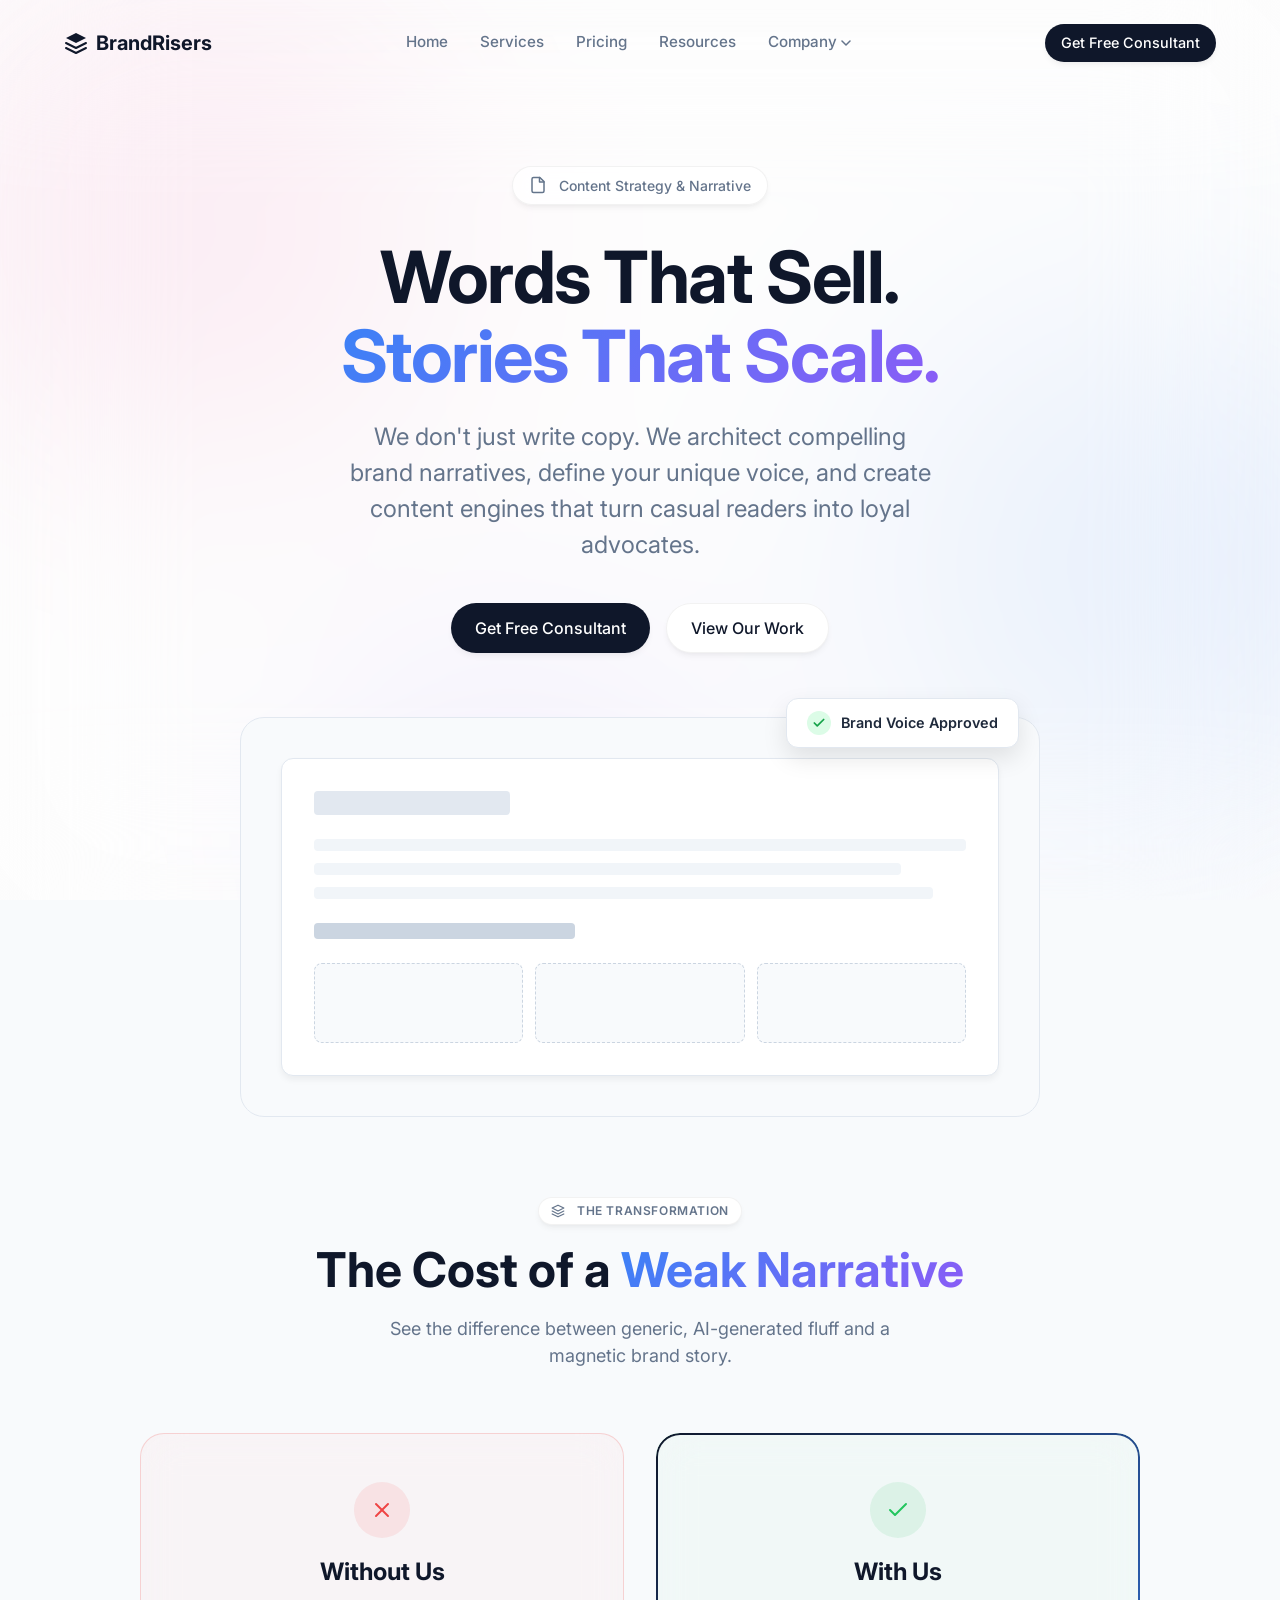
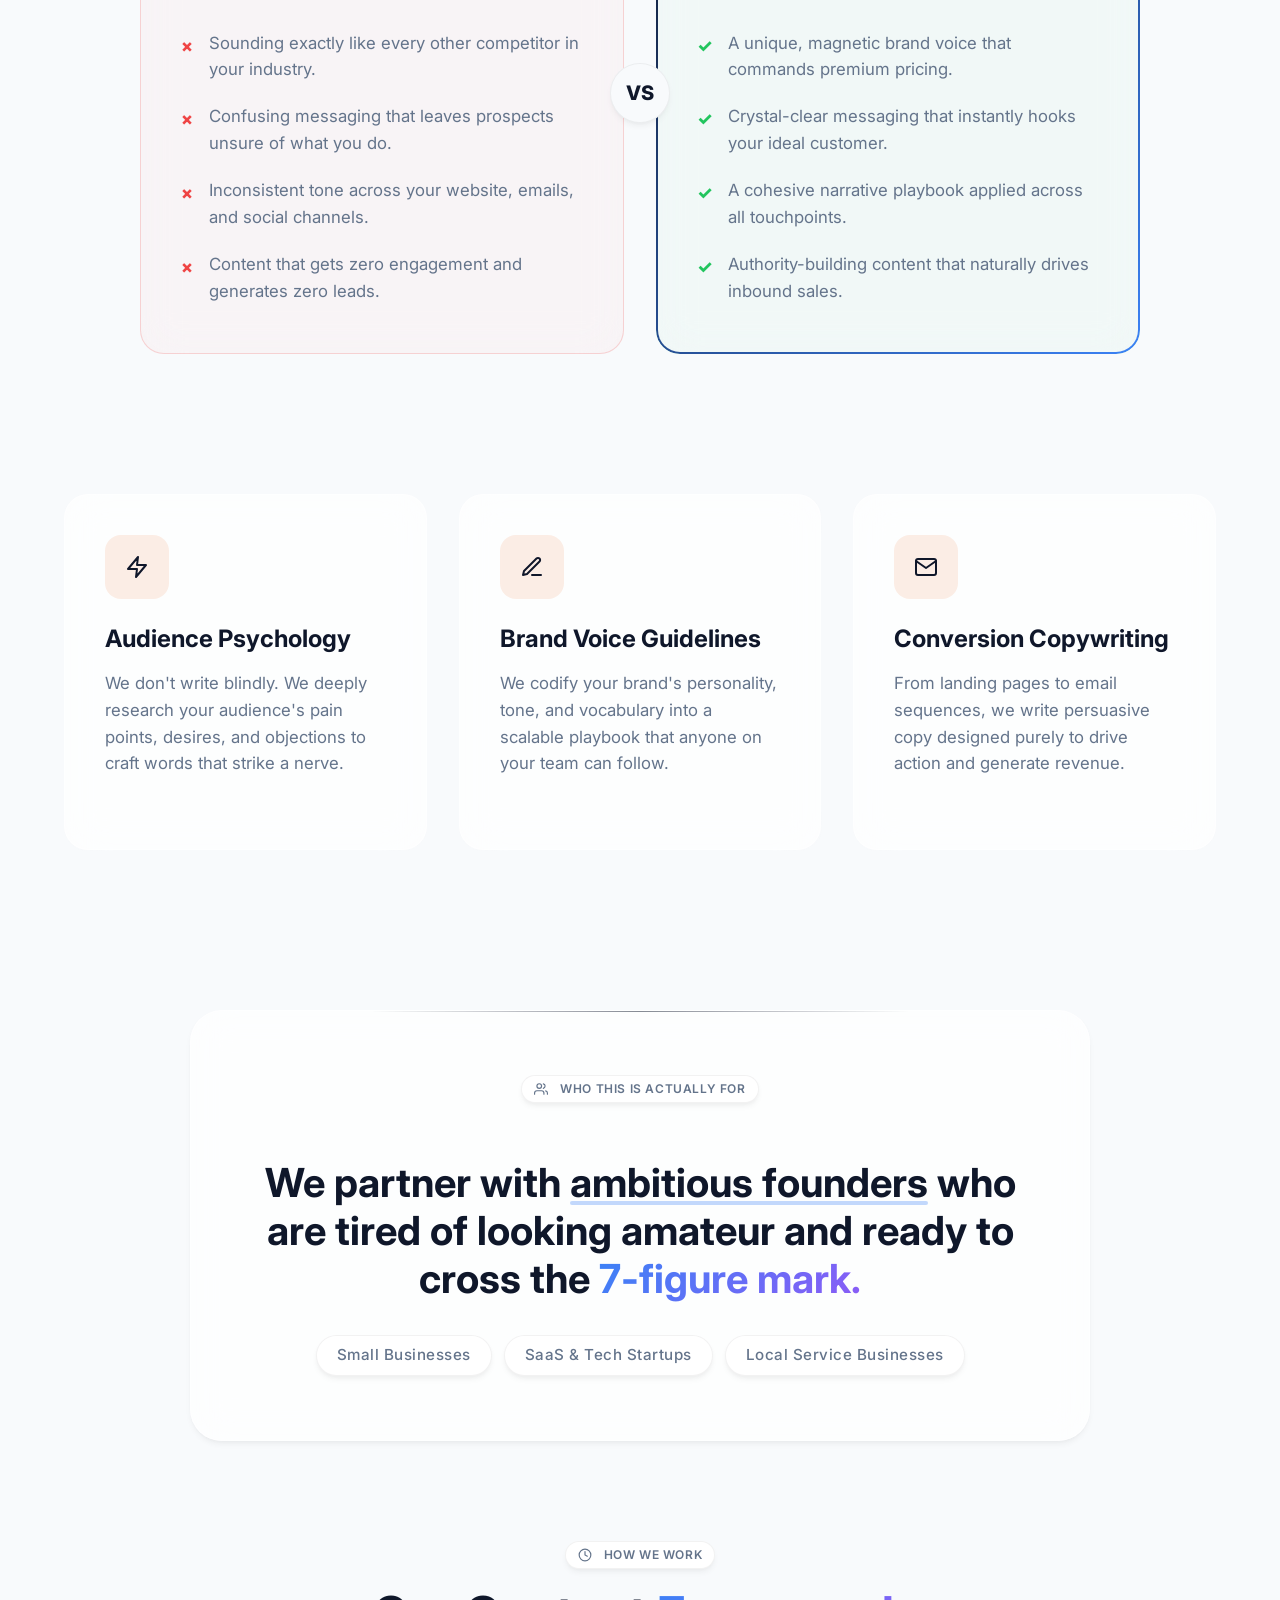
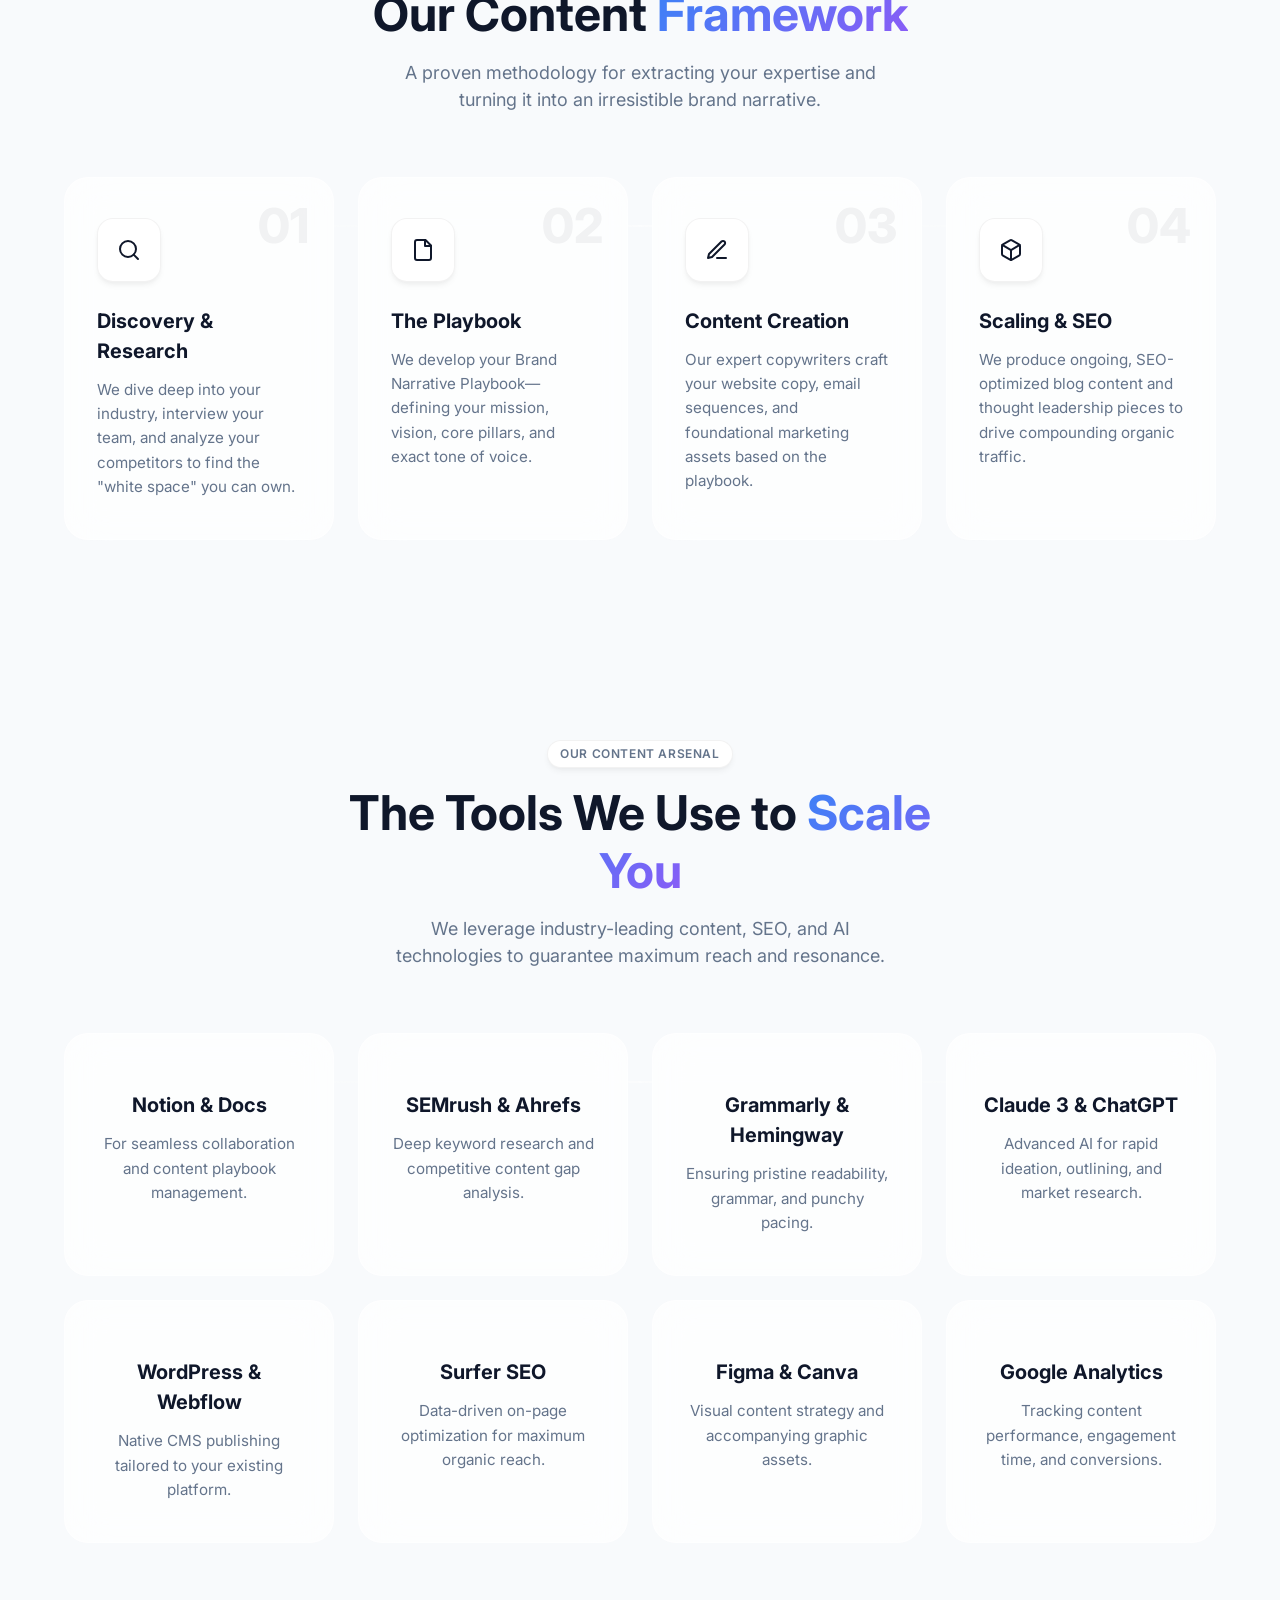
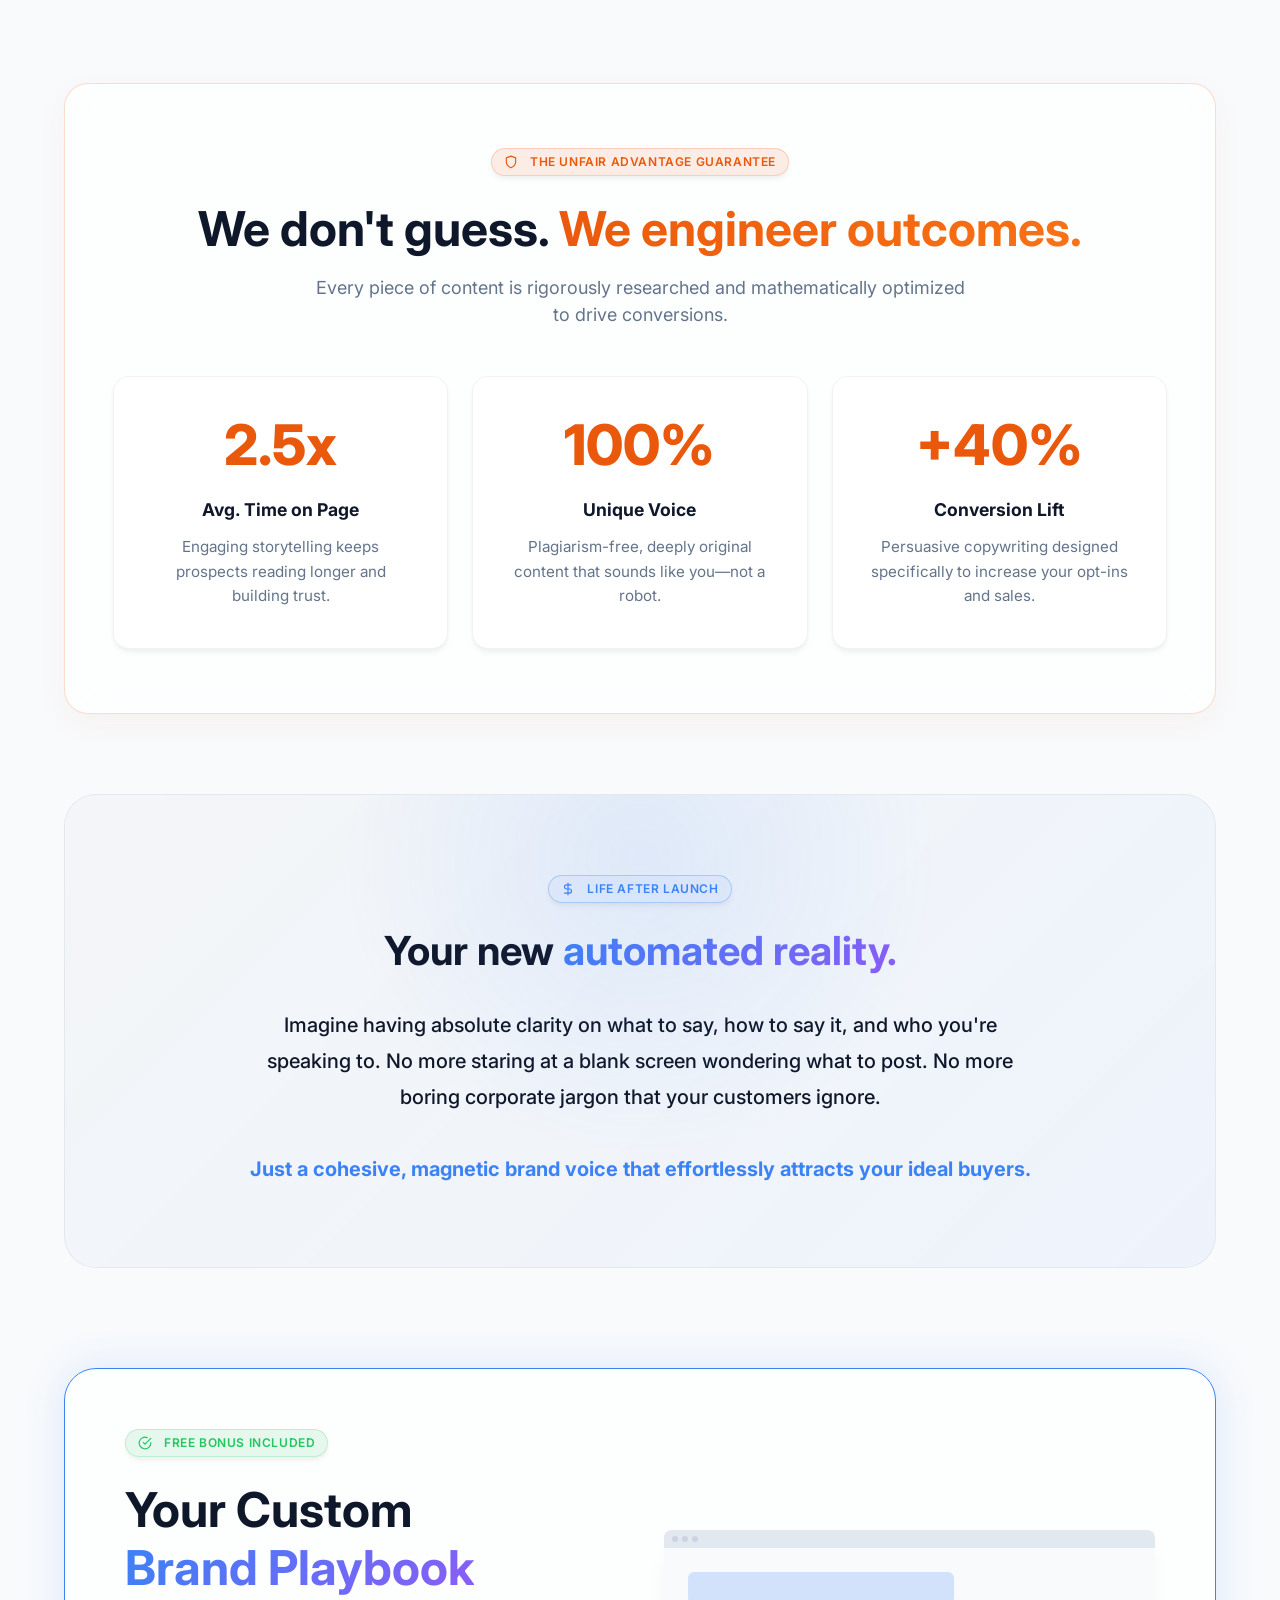
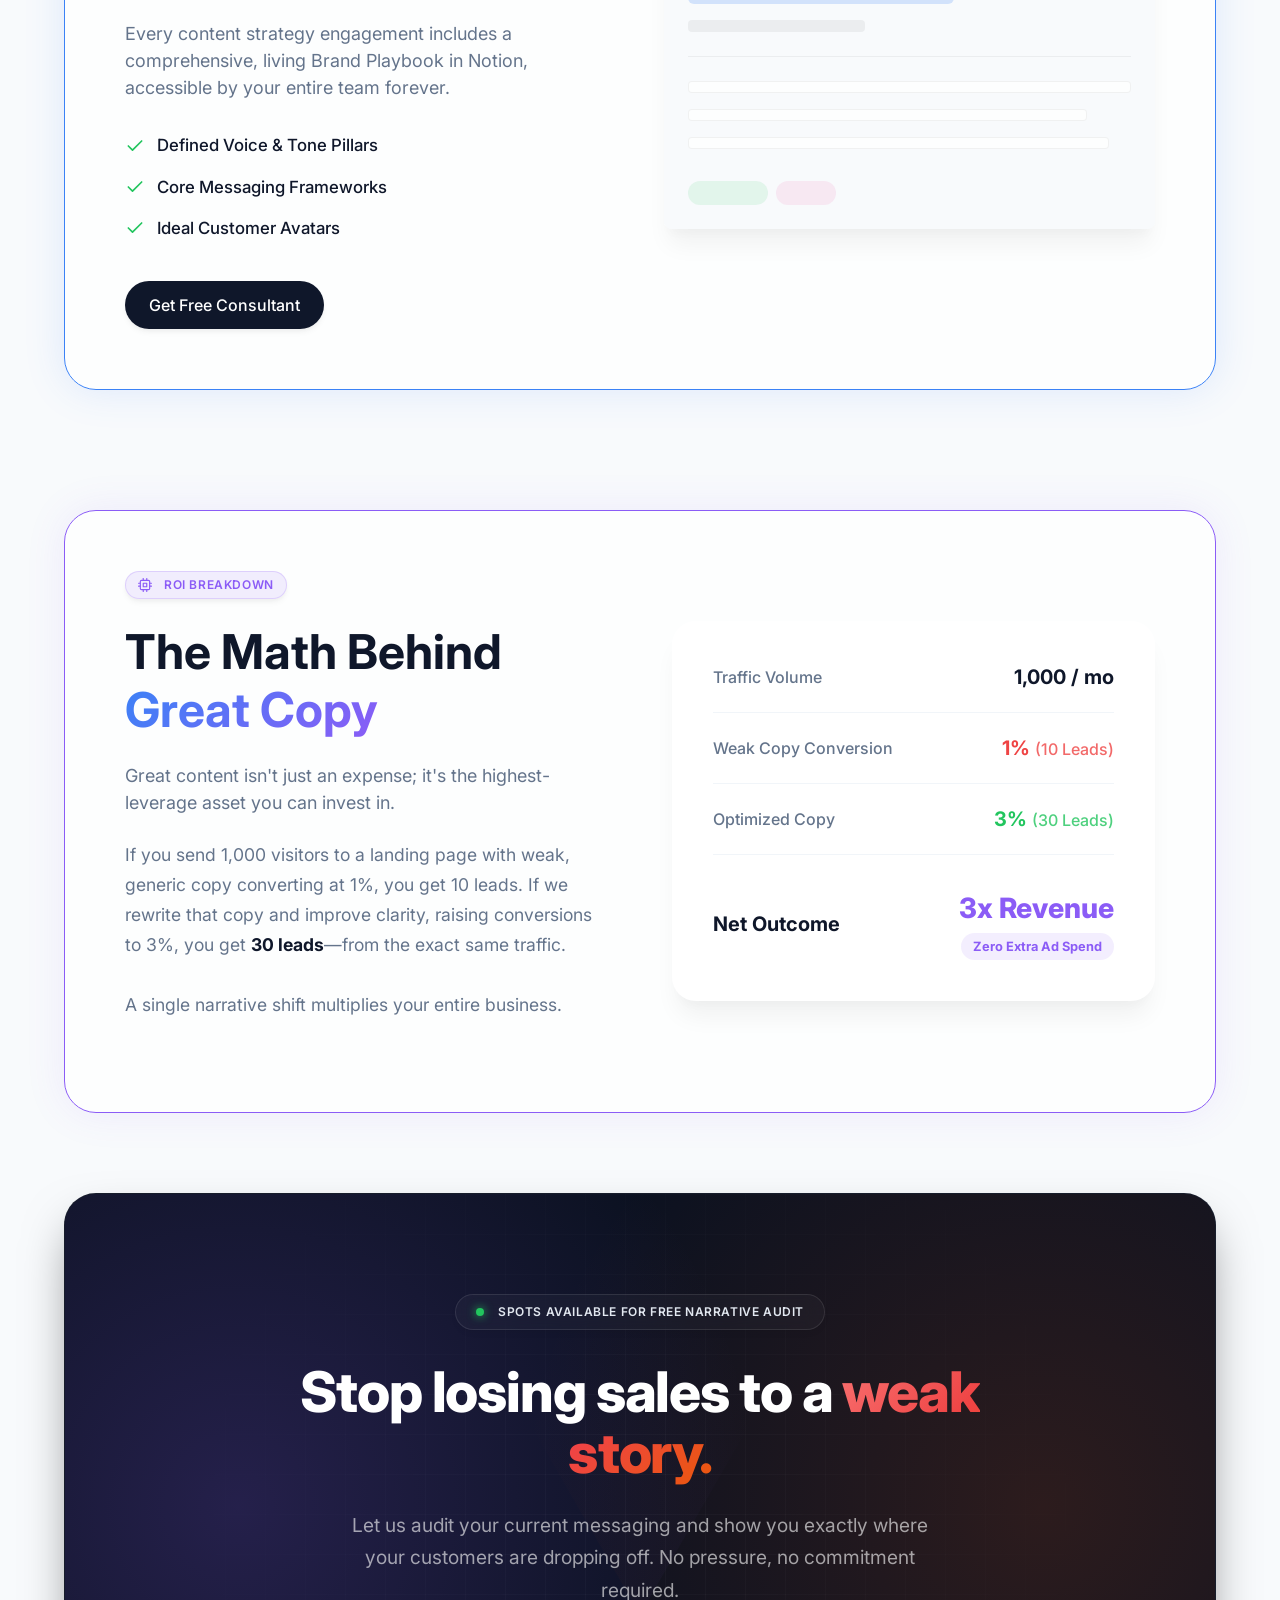
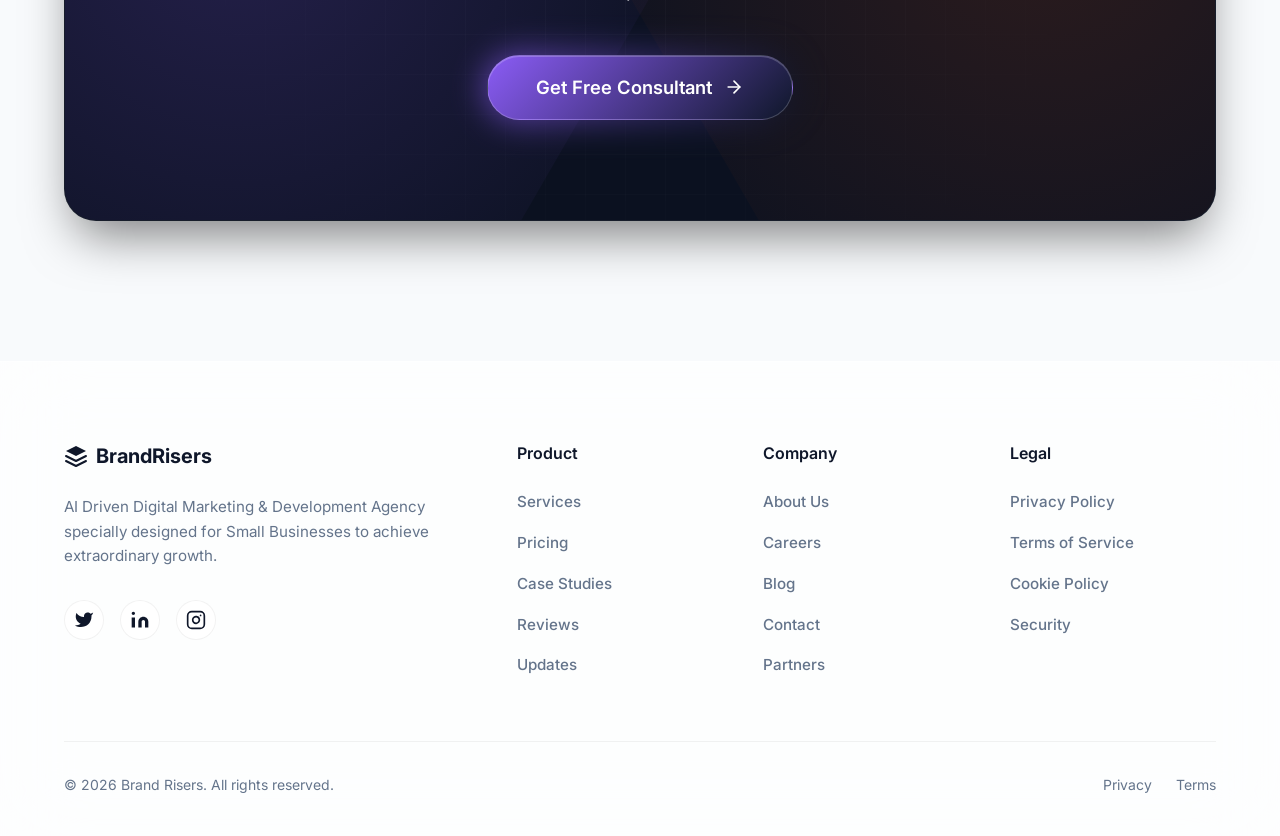
<file: content-strategy.html>
<!DOCTYPE html>
<html lang="en">

<head>
    <meta charset="UTF-8">
    <meta name="viewport" content="width=device-width, initial-scale=1.0">
    <title>Content Strategy & Narrative - Brand Risers</title>
    <meta name="description"
        content="Craft compelling stories that resonate with your target market and drive long-term loyalty with Brand Risers.">
    <link rel="preconnect" href="https://fonts.googleapis.com">
    <link rel="preconnect" href="https://fonts.gstatic.com" crossorigin>
    <link href="https://fonts.googleapis.com/css2?family=Inter:wght@400;500;600;700&display=swap" rel="stylesheet">
    <link rel="stylesheet" href="styles.css">
</head>

<body>
    <div class="bg-gradient-blobs">
        <div class="blob blob-1"></div>
        <div class="blob blob-2"></div>
        <div class="blob blob-3"></div>
    </div>

    <div class="glass-overlay"></div>

    <nav class="navbar">
        <div class="container nav-container">
            <a href="index.html" class="logo">
                <div class="logo-icon">
                    <svg viewBox="0 0 24 24" fill="none" xmlns="http://www.w3.org/2000/svg">
                        <path d="M12 2L2 7L12 12L22 7L12 2Z" fill="currentColor" />
                        <path d="M2 17L12 22L22 17" stroke="currentColor" stroke-width="2" stroke-linecap="round"
                            stroke-linejoin="round" />
                        <path d="M2 12L12 17L22 12" stroke="currentColor" stroke-width="2" stroke-linecap="round"
                            stroke-linejoin="round" />
                    </svg>
                </div>
                BrandRisers
            </a>

            <ul class="nav-links">
                <li><a href="index.html">Home</a></li>
                <li><a href="index.html#services">Services</a></li>
                <li><a href="#">Pricing</a></li>
                <li><a href="#">Resources</a></li>
                <li><a href="#">Company <svg width="10" height="6" viewBox="0 0 10 6" fill="none"
                            xmlns="http://www.w3.org/2000/svg">
                            <path d="M1 1L5 5L9 1" stroke="currentColor" stroke-width="1.5" stroke-linecap="round"
                                stroke-linejoin="round" />
                        </svg></a></li>
            </ul>

            <div class="nav-actions">
                <a href="#" class="btn btn-primary btn-small">Get Free Consultant</a>
            </div>

            <button class="mobile-menu-btn">
                <svg width="24" height="24" viewBox="0 0 24 24" fill="none" xmlns="http://www.w3.org/2000/svg">
                    <path d="M3 12H21M3 6H21M3 18H21" stroke="currentColor" stroke-width="2" stroke-linecap="round"
                        stroke-linejoin="round" />
                </svg>
            </button>
        </div>
    </nav>

    <main>
        <section class="hero" style="padding-bottom: 60px;">
            <div class="container hero-container">
                <div class="hero-badge" style="padding: 8px 16px;">
                    <svg width="18" height="18" viewBox="0 0 24 24" fill="none" stroke="currentColor" stroke-width="2" stroke-linecap="round" stroke-linejoin="round">
                        <path d="M14.5 2H6a2 2 0 0 0-2 2v16a2 2 0 0 0 2 2h12a2 2 0 0 0 2-2V7.5L14.5 2z"></path><polyline points="14 2 14 8 20 8"></polyline>
                    </svg>
                    <span>Content Strategy & Narrative</span>
                </div>

                <h1 class="hero-title">
                    Words That Sell.<br> <span class="text-gradient">Stories That Scale.</span>
                </h1>

                <p class="hero-subtitle">
                    We don't just write copy. We architect compelling brand narratives, define your unique voice, and create content engines that turn casual readers into loyal advocates.
                </p>

                <div class="hero-cta">
                    <a href="#" class="btn btn-primary">Get Free Consultant</a>
                    <a href="#portfolio" class="btn btn-secondary">View Our Work</a>
                </div>

                <div style="margin-top: 60px; max-width: 800px; margin-left: auto; margin-right: auto; padding: 40px; background: #f8fafc; border-radius: 24px; border: 1px solid #e2e8f0; position: relative;">
                    <!-- Floating element -->
                    <div class="floating-element" style="position: absolute; top: -20px; right: 20px; background: white; padding: 12px 20px; border-radius: 12px; box-shadow: 0 10px 25px rgba(0,0,0,0.1); border: 1px solid #e2e8f0; display: flex; align-items: center; gap: 10px;">
                        <span style="display: flex; align-items: center; justify-content: center; width: 24px; height: 24px; background: #dcfce7; color: #16a34a; border-radius: 50%;">
                            <svg width="14" height="14" viewBox="0 0 24 24" fill="none" stroke="currentColor" stroke-width="3" stroke-linecap="round" stroke-linejoin="round"><polyline points="20 6 9 17 4 12"></polyline></svg>
                        </span>
                        <span style="font-weight: 600; font-size: 0.9rem; color: #1e293b;">Brand Voice Approved</span>
                    </div>
                    <div style="background: white; border-radius: 12px; overflow: hidden; box-shadow: 0 4px 6px rgba(0,0,0,0.05); border: 1px solid #e2e8f0;">
                        <div style="padding: 32px;">
                            <div style="width: 30%; height: 24px; background: #e2e8f0; border-radius: 4px; margin-bottom: 24px;"></div>
                            <div style="width: 100%; height: 12px; background: #f1f5f9; border-radius: 4px; margin-bottom: 12px;"></div>
                            <div style="width: 90%; height: 12px; background: #f1f5f9; border-radius: 4px; margin-bottom: 12px;"></div>
                            <div style="width: 95%; height: 12px; background: #f1f5f9; border-radius: 4px; margin-bottom: 24px;"></div>
                            <div style="width: 40%; height: 16px; background: #cbd5e1; border-radius: 4px; margin-bottom: 24px;"></div>
                            <div style="display: flex; gap: 12px;">
                                <div style="flex: 1; height: 80px; background: #f8fafc; border: 1px dashed #cbd5e1; border-radius: 8px;"></div>
                                <div style="flex: 1; height: 80px; background: #f8fafc; border: 1px dashed #cbd5e1; border-radius: 8px;"></div>
                                <div style="flex: 1; height: 80px; background: #f8fafc; border: 1px dashed #cbd5e1; border-radius: 8px;"></div>
                            </div>
                        </div>
                    </div>
                </div>
            </div>
        </section>

        <!-- The Cost of a Bad Website -->
        <section class="comparison-section animate-on-scroll" style="padding-top: 20px;">
            <div class="container">
                <div class="comparison-header">
                    <div class="section-badge mx-auto">
                        <svg width="14" height="14" viewBox="0 0 24 24" fill="none" xmlns="http://www.w3.org/2000/svg" style="margin-right: 6px;">
                            <path d="M12 2L2 7l10 5 10-5-10-5z" stroke="currentColor" stroke-width="2" stroke-linecap="round" stroke-linejoin="round"/>
                            <path d="M2 17l10 5 10-5" stroke="currentColor" stroke-width="2" stroke-linecap="round" stroke-linejoin="round"/>
                            <path d="M2 12l10 5 10-5" stroke="currentColor" stroke-width="2" stroke-linecap="round" stroke-linejoin="round"/>
                        </svg>
                        The Transformation
                    </div>
                    <h2 class="section-title">The Cost of a <span class="text-gradient">Weak Narrative</span></h2>
                    <p class="section-subtitle mx-auto">See the difference between generic, AI-generated fluff and a magnetic brand story.</p>
                </div>

                <div class="comparison-grid">
                    <!-- Before Card -->
                    <div class="comparison-card before-card">
                        <div class="comparison-card-header">
                            <div class="comparison-icon before-icon">
                                <svg width="24" height="24" viewBox="0 0 24 24" fill="none" xmlns="http://www.w3.org/2000/svg">
                                    <line x1="18" y1="6" x2="6" y2="18" stroke="currentColor" stroke-width="2" stroke-linecap="round" stroke-linejoin="round"/>
                                    <line x1="6" y1="6" x2="18" y2="18" stroke="currentColor" stroke-width="2" stroke-linecap="round" stroke-linejoin="round"/>
                                </svg>
                            </div>
                            <h3 class="comparison-card-title">Without Us</h3>
                        </div>
                        <ul class="comparison-list">
                            <li>
                                <span class="list-icon before-bullet">&times;</span>
                                Sounding exactly like every other competitor in your industry.
                            </li>
                            <li>
                                <span class="list-icon before-bullet">&times;</span>
                                Confusing messaging that leaves prospects unsure of what you do.
                            </li>
                            <li>
                                <span class="list-icon before-bullet">&times;</span>
                                Inconsistent tone across your website, emails, and social channels.
                            </li>
                            <li>
                                <span class="list-icon before-bullet">&times;</span>
                                Content that gets zero engagement and generates zero leads.
                            </li>
                        </ul>
                    </div>

                    <div class="vs-badge">VS</div>

                    <!-- After Card -->
                    <div class="comparison-card after-card">
                        <div class="comparison-card-header">
                            <div class="comparison-icon after-icon">
                                <svg width="24" height="24" viewBox="0 0 24 24" fill="none" xmlns="http://www.w3.org/2000/svg">
                                    <path d="M20 6L9 17l-5-5" stroke="currentColor" stroke-width="2" stroke-linecap="round" stroke-linejoin="round"/>
                                </svg>
                            </div>
                            <h3 class="comparison-card-title">With Us</h3>
                        </div>
                        <ul class="comparison-list">
                            <li>
                                <span class="list-icon after-bullet">&#10003;</span>
                                A unique, magnetic brand voice that commands premium pricing.
                            </li>
                            <li>
                                <span class="list-icon after-bullet">&#10003;</span>
                                Crystal-clear messaging that instantly hooks your ideal customer.
                            </li>
                            <li>
                                <span class="list-icon after-bullet">&#10003;</span>
                                A cohesive narrative playbook applied across all touchpoints.
                            </li>
                            <li>
                                <span class="list-icon after-bullet">&#10003;</span>
                                Authority-building content that naturally drives inbound sales.
                            </li>
                        </ul>
                    </div>
                </div>
            </div>
        </section>
        <!-- Service Benefits -->
        <section class="benefits-section animate-on-scroll" style="padding-top: 40px;">
            <div class="container">
                <div class="benefits-grid">
                    <div class="benefit-card">
                        <div class="benefit-icon">
                            <svg width="24" height="24" viewBox="0 0 24 24" fill="none" stroke="currentColor" stroke-width="2" stroke-linecap="round" stroke-linejoin="round"><path d="M13 2L3 14h9l-1 8 10-12h-9l1-8z"></path></svg>
                        </div>
                        <h3 class="benefit-title">Audience Psychology</h3>
                        <p class="benefit-desc">We don't write blindly. We deeply research your audience's pain points, desires, and objections to craft words that strike a nerve.</p>
                    </div>
                    <div class="benefit-card">
                        <div class="benefit-icon">
                            <svg width="24" height="24" viewBox="0 0 24 24" fill="none" stroke="currentColor" stroke-width="2" stroke-linecap="round" stroke-linejoin="round"><path d="M12 20h9"></path><path d="M16.5 3.5a2.121 2.121 0 0 1 3 3L7 19l-4 1 1-4L16.5 3.5z"></path></svg>
                        </div>
                        <h3 class="benefit-title">Brand Voice Guidelines</h3>
                        <p class="benefit-desc">We codify your brand's personality, tone, and vocabulary into a scalable playbook that anyone on your team can follow.</p>
                    </div>
                    <div class="benefit-card">
                        <div class="benefit-icon">
                            <svg width="24" height="24" viewBox="0 0 24 24" fill="none" stroke="currentColor" stroke-width="2" stroke-linecap="round" stroke-linejoin="round"><path d="M4 4h16c1.1 0 2 .9 2 2v12c0 1.1-.9 2-2 2H4c-1.1 0-2-.9-2-2V6c0-1.1.9-2 2-2z"></path><polyline points="22,6 12,13 2,6"></polyline></svg>
                        </div>
                        <h3 class="benefit-title">Conversion Copywriting</h3>
                        <p class="benefit-desc">From landing pages to email sequences, we write persuasive copy designed purely to drive action and generate revenue.</p>
                    </div>
                </div>
            </div>
        </section>
        <!-- Who We Help Section -->
        <section class="who-we-help-section animate-on-scroll" style="padding: 60px 0;">
            <div class="container">
                <div class="who-we-help-card" style="background: var(--glass-bg); backdrop-filter: blur(20px); border: 1px solid var(--glass-border); border-radius: 32px; padding: 64px; text-align: center; box-shadow: var(--shadow-sm); max-width: 900px; margin: 0 auto;">
                    <div class="wwh-content">
                        <div class="section-badge mx-auto" style="margin-bottom: 24px;">
                            <svg width="14" height="14" viewBox="0 0 24 24" fill="none" xmlns="http://www.w3.org/2000/svg" style="margin-right: 6px;">
                                <path d="M17 21v-2a4 4 0 0 0-4-4H5a4 4 0 0 0-4 4v2" stroke="currentColor" stroke-width="2" stroke-linecap="round" stroke-linejoin="round"/>
                                <circle cx="9" cy="7" r="4" stroke="currentColor" stroke-width="2" stroke-linecap="round" stroke-linejoin="round"/>
                                <path d="M23 21v-2a4 4 0 0 0-3-3.87" stroke="currentColor" stroke-width="2" stroke-linecap="round" stroke-linejoin="round"/>
                                <path d="M16 3.13a4 4 0 0 1 0 7.75" stroke="currentColor" stroke-width="2" stroke-linecap="round" stroke-linejoin="round"/>
                            </svg>
                            Who This Is Actually For
                        </div>
                        <h2 class="wwh-title" style="font-size: 2.5rem; font-weight: 700; line-height: 1.2; margin-bottom: 32px; color: var(--text-primary);">We partner with <span class="text-highlight">ambitious founders</span> who are tired of looking amateur and ready to cross the <span class="text-gradient">7-figure mark.</span></h2>
                        
                        <div class="wwh-tags" style="display: flex; flex-wrap: wrap; justify-content: center; gap: 12px;">
                            <span class="wwh-tag" style="background: white; border: 1px solid var(--border-color); padding: 8px 20px; border-radius: 999px; font-size: 0.95rem; font-weight: 500; color: var(--text-secondary); box-shadow: var(--shadow-sm);">Small Businesses</span>
                            <span class="wwh-tag" style="background: white; border: 1px solid var(--border-color); padding: 8px 20px; border-radius: 999px; font-size: 0.95rem; font-weight: 500; color: var(--text-secondary); box-shadow: var(--shadow-sm);">SaaS & Tech Startups</span>
                            <span class="wwh-tag" style="background: white; border: 1px solid var(--border-color); padding: 8px 20px; border-radius: 999px; font-size: 0.95rem; font-weight: 500; color: var(--text-secondary); box-shadow: var(--shadow-sm);">Local Service Businesses</span>
                        </div>
                    </div>
                </div>
            </div>
        </section>

        <!-- How We Work -->
        <section class="process-section animate-on-scroll" style="padding-top: 40px;">
            <div class="container process-container">
                <div class="process-header">
                    <div class="section-badge mx-auto">
                        <svg width="14" height="14" viewBox="0 0 24 24" fill="none" xmlns="http://www.w3.org/2000/svg" style="margin-right: 6px;">
                            <path d="M12 22C17.5228 22 22 17.5228 22 12C22 6.47715 17.5228 2 12 2C6.47715 2 2 6.47715 2 12C2 17.5228 6.47715 22 12 22Z" stroke="currentColor" stroke-width="2" stroke-linecap="round" stroke-linejoin="round"/>
                            <path d="M12 6V12L16 14" stroke="currentColor" stroke-width="2" stroke-linecap="round" stroke-linejoin="round"/>
                        </svg>
                        How We Work
                    </div>
                    <h2 class="section-title">Our Content <span class="text-gradient">Framework</span></h2>
                    <p class="section-subtitle mx-auto">A proven methodology for extracting your expertise and turning it into an irresistible brand narrative.</p>
                </div>

                <div class="process-grid">
                    <div class="process-card">
                        <div class="process-step-number">01</div>
                        <div class="process-icon">
                            <svg width="24" height="24" viewBox="0 0 24 24" fill="none" stroke="currentColor" stroke-width="2" stroke-linecap="round" stroke-linejoin="round"><circle cx="11" cy="11" r="8"></circle><line x1="21" y1="21" x2="16.65" y2="16.65"></line></svg>
                        </div>
                        <h3 class="process-title">Discovery & Research</h3>
                        <p class="process-desc">We dive deep into your industry, interview your team, and analyze your competitors to find the "white space" you can own.</p>
                    </div>

                    <div class="process-card">
                        <div class="process-step-number">02</div>
                        <div class="process-icon">
                            <svg width="24" height="24" viewBox="0 0 24 24" fill="none" stroke="currentColor" stroke-width="2" stroke-linecap="round" stroke-linejoin="round"><path d="M14.5 2H6a2 2 0 0 0-2 2v16a2 2 0 0 0 2 2h12a2 2 0 0 0 2-2V7.5L14.5 2z"></path><polyline points="14 2 14 8 20 8"></polyline></svg>
                        </div>
                        <h3 class="process-title">The Playbook</h3>
                        <p class="process-desc">We develop your Brand Narrative Playbook—defining your mission, vision, core pillars, and exact tone of voice.</p>
                    </div>

                    <div class="process-card">
                        <div class="process-step-number">03</div>
                        <div class="process-icon">
                            <svg width="24" height="24" viewBox="0 0 24 24" fill="none" stroke="currentColor" stroke-width="2" stroke-linecap="round" stroke-linejoin="round"><path d="M12 20h9"></path><path d="M16.5 3.5a2.121 2.121 0 0 1 3 3L7 19l-4 1 1-4L16.5 3.5z"></path></svg>
                        </div>
                        <h3 class="process-title">Content Creation</h3>
                        <p class="process-desc">Our expert copywriters craft your website copy, email sequences, and foundational marketing assets based on the playbook.</p>
                    </div>

                    <div class="process-card">
                        <div class="process-step-number">04</div>
                        <div class="process-icon">
                            <svg width="24" height="24" viewBox="0 0 24 24" fill="none" stroke="currentColor" stroke-width="2" stroke-linecap="round" stroke-linejoin="round"><path d="M21 16V8a2 2 0 0 0-1-1.73l-7-4a2 2 0 0 0-2 0l-7 4A2 2 0 0 0 3 8v8a2 2 0 0 0 1 1.73l7 4a2 2 0 0 0 2 0l7-4A2 2 0 0 0 21 16z"></path><polyline points="3.27 6.96 12 12.01 20.73 6.96"></polyline><line x1="12" y1="22.08" x2="12" y2="12"></line></svg>
                        </div>
                        <h3 class="process-title">Scaling & SEO</h3>
                        <p class="process-desc">We produce ongoing, SEO-optimized blog content and thought leadership pieces to drive compounding organic traffic.</p>
                    </div>
                </div>
            </div>
        </section>

        <!-- Tech Stack -->
        <section class="process-section animate-on-scroll">
            <div class="container process-container">
                <div class="process-header">
                    <div class="section-badge mx-auto">
                        Our Content Arsenal
                    </div>
                    <h2 class="section-title">The Tools We Use to <span class="text-gradient">Scale You</span></h2>
                    <p class="section-subtitle mx-auto">We leverage industry-leading content, SEO, and AI technologies to guarantee maximum reach and resonance.</p>
                </div>
                <div class="process-grid">
                    <div class="process-card" style="text-align: center;">
                        <h3 class="process-title" style="margin-top: 16px;">Notion & Docs</h3>
                        <p class="process-desc">For seamless collaboration and content playbook management.</p>
                    </div>
                    <div class="process-card" style="text-align: center;">
                        <h3 class="process-title" style="margin-top: 16px;">SEMrush & Ahrefs</h3>
                        <p class="process-desc">Deep keyword research and competitive content gap analysis.</p>
                    </div>
                    <div class="process-card" style="text-align: center;">
                        <h3 class="process-title" style="margin-top: 16px;">Grammarly & Hemingway</h3>
                        <p class="process-desc">Ensuring pristine readability, grammar, and punchy pacing.</p>
                    </div>
                    <div class="process-card" style="text-align: center;">
                        <h3 class="process-title" style="margin-top: 16px;">Claude 3 & ChatGPT</h3>
                        <p class="process-desc">Advanced AI for rapid ideation, outlining, and market research.</p>
                    </div>
                    <div class="process-card" style="text-align: center;">
                        <h3 class="process-title" style="margin-top: 16px;">WordPress & Webflow</h3>
                        <p class="process-desc">Native CMS publishing tailored to your existing platform.</p>
                    </div>
                    <div class="process-card" style="text-align: center;">
                        <h3 class="process-title" style="margin-top: 16px;">Surfer SEO</h3>
                        <p class="process-desc">Data-driven on-page optimization for maximum organic reach.</p>
                    </div>
                    <div class="process-card" style="text-align: center;">
                        <h3 class="process-title" style="margin-top: 16px;">Figma & Canva</h3>
                        <p class="process-desc">Visual content strategy and accompanying graphic assets.</p>
                    </div>
                    <div class="process-card" style="text-align: center;">
                        <h3 class="process-title" style="margin-top: 16px;">Google Analytics</h3>
                        <p class="process-desc">Tracking content performance, engagement time, and conversions.</p>
                    </div>
                </div>
            </div>
        </section>

        <!-- Unfair Advantage Guarantee Section -->
        <section class="guarantee-section animate-on-scroll" style="padding: 40px 0 20px 0;">
            <div class="container">
                <div style="background: var(--glass-bg); backdrop-filter: blur(20px); border-radius: 24px; border: 1px solid rgba(234, 88, 12, 0.2); padding: 64px 48px; box-shadow: 0 10px 30px rgba(234, 88, 12, 0.05);">
                    <div style="text-align: center; margin-bottom: 48px;">
                        <div class="section-badge mx-auto" style="color: #ea580c; background: rgba(234, 88, 12, 0.1); border-color: rgba(234, 88, 12, 0.2); margin-bottom: 24px;">
                            <svg width="14" height="14" viewBox="0 0 24 24" fill="none" stroke="currentColor" stroke-width="2" stroke-linecap="round" stroke-linejoin="round" style="margin-right: 6px;"><path d="M12 22s8-4 8-10V5l-8-3-8 3v7c0 6 8 10 8 10z"></path></svg>
                            The Unfair Advantage Guarantee
                        </div>
                        <h2 class="section-title" style="margin-bottom: 16px;">We don't guess. <span style="background: linear-gradient(135deg, #ea580c, #f97316); -webkit-background-clip: text; -webkit-text-fill-color: transparent;">We engineer outcomes.</span></h2>
                        <p class="section-subtitle mx-auto" style="max-width: 650px;">Every piece of content is rigorously researched and mathematically optimized to drive conversions.</p>
                    </div>

                    <div style="display: grid; grid-template-columns: repeat(auto-fit, minmax(280px, 1fr)); gap: 24px;">
                        <!-- Metric 1 -->
                        <div style="background: white; border-radius: 16px; padding: 40px 32px; border: 1px solid var(--border-color); text-align: center; box-shadow: var(--shadow-sm);">
                            <div style="font-size: 3.5rem; font-weight: 800; color: #ea580c; line-height: 1; margin-bottom: 24px;">2.5x</div>
                            <h3 style="font-size: 1.1rem; font-weight: 700; margin-bottom: 12px; color: var(--text-primary);">Avg. Time on Page</h3>
                            <p style="font-size: 0.95rem; color: var(--text-secondary); line-height: 1.6; margin: 0;">Engaging storytelling keeps prospects reading longer and building trust.</p>
                        </div>
                        
                        <!-- Metric 2 -->
                        <div style="background: white; border-radius: 16px; padding: 40px 32px; border: 1px solid var(--border-color); text-align: center; box-shadow: var(--shadow-sm);">
                            <div style="font-size: 3.5rem; font-weight: 800; color: #ea580c; line-height: 1; margin-bottom: 24px;">100%</div>
                            <h3 style="font-size: 1.1rem; font-weight: 700; margin-bottom: 12px; color: var(--text-primary);">Unique Voice</h3>
                            <p style="font-size: 0.95rem; color: var(--text-secondary); line-height: 1.6; margin: 0;">Plagiarism-free, deeply original content that sounds like you—not a robot.</p>
                        </div>
                        
                        <!-- Metric 3 -->
                        <div style="background: white; border-radius: 16px; padding: 40px 32px; border: 1px solid var(--border-color); text-align: center; box-shadow: var(--shadow-sm);">
                            <div style="font-size: 3.5rem; font-weight: 800; color: #ea580c; line-height: 1; margin-bottom: 24px;">+40%</div>
                            <h3 style="font-size: 1.1rem; font-weight: 700; margin-bottom: 12px; color: var(--text-primary);">Conversion Lift</h3>
                            <p style="font-size: 0.95rem; color: var(--text-secondary); line-height: 1.6; margin: 0;">Persuasive copywriting designed specifically to increase your opt-ins and sales.</p>
                        </div>
                    </div>
                </div>
            </div>
        </section>

        <!-- Future Pacing Section -->
        <section class="future-pacing-section animate-on-scroll" style="padding: 60px 0 20px 0;">
            <div class="container">
                <div style="background: linear-gradient(135deg, rgba(15, 23, 42, 0.02) 0%, rgba(59, 130, 246, 0.05) 100%); border-radius: 32px; border: 1px solid var(--border-color); padding: 80px 40px; text-align: center; position: relative; overflow: hidden;">
                    <!-- Glow effect -->
                    <div style="position: absolute; top: -50%; left: 50%; transform: translateX(-50%); width: 600px; height: 600px; background: radial-gradient(circle, rgba(59, 130, 246, 0.1) 0%, rgba(255,255,255,0) 70%); pointer-events: none;"></div>
                    
                    <div class="section-badge mx-auto" style="margin-bottom: 24px; border-color: rgba(59, 130, 246, 0.3); color: var(--accent-blue); background: rgba(59, 130, 246, 0.05);">
                        <svg width="14" height="14" viewBox="0 0 24 24" fill="none" stroke="currentColor" stroke-width="2" stroke-linecap="round" stroke-linejoin="round" style="margin-right: 6px;"><path d="M12 2v20M17 5H9.5a3.5 3.5 0 0 0 0 7h5a3.5 3.5 0 0 1 0 7H6"></path></svg>
                        Life After Launch
                    </div>
                    
                    <h2 class="section-title" style="margin-bottom: 32px; font-size: 2.5rem;">Your new <span class="text-gradient">automated reality.</span></h2>
                    
                    <p class="section-subtitle mx-auto" style="font-size: 1.25rem; line-height: 1.8; color: var(--text-primary); max-width: 800px; font-weight: 500;">
                        Imagine having absolute clarity on what to say, how to say it, and who you're speaking to. No more staring at a blank screen wondering what to post. No more boring corporate jargon that your customers ignore. 
                        <br><br>
                        <span style="color: var(--accent-blue); font-weight: 700;">Just a cohesive, magnetic brand voice that effortlessly attracts your ideal buyers.</span>
                    </p>
                </div>
            </div>
        </section>

        <!-- Free CRM Bonus Section -->
        <section class="crm-bonus-section animate-on-scroll" style="padding: 80px 0;">
            <div class="container">
                <div style="background: var(--glass-bg); border-radius: 32px; border: 1px solid var(--accent-blue); padding: 60px; box-shadow: 0 0 40px rgba(59, 130, 246, 0.15); display: flex; align-items: center; gap: 48px; flex-wrap: wrap;">
                    <div class="crm-content" style="flex: 1; min-width: 300px;">
                        <div class="section-badge" style="display: inline-flex; background: rgba(34, 197, 94, 0.1); color: #22c55e; border-color: rgba(34, 197, 94, 0.2); margin-bottom: 24px;">
                            <svg width="14" height="14" viewBox="0 0 24 24" fill="none" stroke="currentColor" stroke-width="2" stroke-linecap="round" stroke-linejoin="round" style="margin-right: 6px;"><path d="M22 11.08V12a10 10 0 1 1-5.93-9.14"></path><polyline points="22 4 12 14.01 9 11.01"></polyline></svg>
                            Free Bonus Included
                        </div>
                        <h2 class="section-title" style="margin-bottom: 24px; text-align: left;">Your Custom <br><span class="text-gradient">Brand Playbook</span></h2>
                        <p class="section-subtitle" style="text-align: left; margin: 0 0 32px 0;">Every content strategy engagement includes a comprehensive, living Brand Playbook in Notion, accessible by your entire team forever.</p>
                        
                        <ul class="lead-magnet-benefits" style="margin-bottom: 40px;">
                            <li><svg width="20" height="20" viewBox="0 0 24 24" fill="none" stroke="currentColor" stroke-width="2" stroke-linecap="round" stroke-linejoin="round"><polyline points="20 6 9 17 4 12"></polyline></svg> <span style="color: var(--text-primary);">Defined Voice & Tone Pillars</span></li>
                            <li><svg width="20" height="20" viewBox="0 0 24 24" fill="none" stroke="currentColor" stroke-width="2" stroke-linecap="round" stroke-linejoin="round"><polyline points="20 6 9 17 4 12"></polyline></svg> <span style="color: var(--text-primary);">Core Messaging Frameworks</span></li>
                            <li><svg width="20" height="20" viewBox="0 0 24 24" fill="none" stroke="currentColor" stroke-width="2" stroke-linecap="round" stroke-linejoin="round"><polyline points="20 6 9 17 4 12"></polyline></svg> <span style="color: var(--text-primary);">Ideal Customer Avatars</span></li>
                        </ul>
                        
                        <a href="#" class="btn btn-primary">Get Free Consultant</a>
                    </div>
                    
                    <div class="crm-visual" style="flex: 1; min-width: 300px;">
                        <div class="mockup-browser" style="border-color: var(--glass-border); box-shadow: var(--shadow-lg); background: var(--bg-color);">
                            <div class="browser-header"><span></span><span></span><span></span></div>
                            <div class="browser-body" style="background: var(--bg-color); padding: 24px;">
                                <!-- Document Mockup -->
                                <div style="display: flex; flex-direction: column; gap: 16px;">
                                    <div style="height: 32px; width: 60%; background: rgba(59, 130, 246, 0.2); border-radius: 6px;"></div>
                                    <div style="height: 12px; width: 40%; background: var(--border-color); border-radius: 4px;"></div>
                                    <div style="height: 1px; width: 100%; background: var(--border-color); margin: 8px 0;"></div>
                                    <div style="height: 12px; width: 100%; background: var(--glass-bg); border-radius: 4px; border: 1px solid var(--border-color);"></div>
                                    <div style="height: 12px; width: 90%; background: var(--glass-bg); border-radius: 4px; border: 1px solid var(--border-color);"></div>
                                    <div style="height: 12px; width: 95%; background: var(--glass-bg); border-radius: 4px; border: 1px solid var(--border-color);"></div>
                                    <div style="display: flex; gap: 8px; margin-top: 16px;">
                                        <div style="height: 24px; width: 80px; background: rgba(34, 197, 94, 0.1); border-radius: 99px;"></div>
                                        <div style="height: 24px; width: 60px; background: rgba(236, 72, 153, 0.1); border-radius: 99px;"></div>
                                    </div>
                                </div>
                            </div>
                        </div>
                    </div>
                </div>
            </div>
        </section>
        <!-- ROI Breakdown Section -->
        <section class="roi-section animate-on-scroll" style="padding: 40px 0 80px 0;">
            <div class="container">
                <div style="background: var(--glass-bg); border-radius: 32px; border: 1px solid var(--accent-purple); padding: 60px; box-shadow: 0 0 40px rgba(139, 92, 246, 0.1); display: flex; align-items: center; gap: 64px; flex-wrap: wrap;">
                    
                    <div class="roi-content" style="flex: 1; min-width: 300px;">
                        <div class="section-badge" style="display: inline-flex; background: rgba(139, 92, 246, 0.1); color: var(--accent-purple); border-color: rgba(139, 92, 246, 0.2); margin-bottom: 24px;">
                            <svg width="14" height="14" viewBox="0 0 24 24" fill="none" stroke="currentColor" stroke-width="2" stroke-linecap="round" stroke-linejoin="round" style="margin-right: 6px;"><rect x="4" y="4" width="16" height="16" rx="2" ry="2"></rect><rect x="9" y="9" width="6" height="6"></rect><line x1="9" y1="1" x2="9" y2="4"></line><line x1="15" y1="1" x2="15" y2="4"></line><line x1="9" y1="20" x2="9" y2="23"></line><line x1="15" y1="20" x2="15" y2="23"></line><line x1="20" y1="9" x2="23" y2="9"></line><line x1="20" y1="14" x2="23" y2="14"></line><line x1="1" y1="9" x2="4" y2="9"></line><line x1="1" y1="14" x2="4" y2="14"></line></svg>
                            ROI Breakdown
                        </div>
                        <h2 class="section-title" style="margin-bottom: 24px; text-align: left;">The Math Behind <br><span class="text-gradient">Great Copy</span></h2>
                        <p class="section-subtitle" style="text-align: left; margin: 0 0 24px 0;">Great content isn't just an expense; it's the highest-leverage asset you can invest in.</p>
                        <p style="color: var(--text-secondary); font-size: 1.1rem; line-height: 1.7; margin-bottom: 32px;">
                            If you send 1,000 visitors to a landing page with weak, generic copy converting at 1%, you get 10 leads. If we rewrite that copy and improve clarity, raising conversions to 3%, you get <strong style="color: var(--text-primary);">30 leads</strong>—from the exact same traffic. <br><br>A single narrative shift multiplies your entire business.
                        </p>
                    </div>
                    
                    <div class="roi-visual" style="flex: 1; min-width: 300px;">
                        <div style="background: white; border-radius: 24px; padding: 40px; border: 1px solid var(--glass-border); box-shadow: var(--shadow-lg); display: flex; flex-direction: column; gap: 20px;">
                            <div style="display: flex; justify-content: space-between; align-items: center; padding-bottom: 20px; border-bottom: 1px solid #f1f5f9;">
                                <span style="color: var(--text-secondary); font-weight: 500;">Traffic Volume</span>
                                <span style="font-weight: 700; font-size: 1.25rem;">1,000 / mo</span>
                            </div>
                            <div style="display: flex; justify-content: space-between; align-items: center; padding-bottom: 20px; border-bottom: 1px solid #f1f5f9;">
                                <span style="color: var(--text-secondary); font-weight: 500;">Weak Copy Conversion</span>
                                <span style="color: #ef4444; font-weight: 700; font-size: 1.25rem;">1% <span style="font-size: 1rem; opacity: 0.8; font-weight: 500;">(10 Leads)</span></span>
                            </div>
                            <div style="display: flex; justify-content: space-between; align-items: center; padding-bottom: 20px; border-bottom: 1px solid #f1f5f9;">
                                <span style="color: var(--text-secondary); font-weight: 500;">Optimized Copy</span>
                                <span style="color: #22c55e; font-weight: 700; font-size: 1.25rem;">3% <span style="font-size: 1rem; opacity: 0.8; font-weight: 500;">(30 Leads)</span></span>
                            </div>
                            <div style="display: flex; justify-content: space-between; align-items: center; padding-top: 12px;">
                                <span style="color: var(--text-primary); font-weight: 700; font-size: 1.25rem;">Net Outcome</span>
                                <div style="display: flex; flex-direction: column; align-items: flex-end; gap: 4px;">
                                    <span style="color: var(--accent-purple); font-weight: 800; font-size: 1.75rem;">3x Revenue</span>
                                    <span style="background: rgba(139, 92, 246, 0.1); color: var(--accent-purple); padding: 4px 12px; border-radius: 99px; font-size: 0.8rem; font-weight: 700;">Zero Extra Ad Spend</span>
                                </div>
                            </div>
                        </div>
                    </div>

                </div>
            </div>
        </section>

        <!-- CTA Section -->
        <!-- CTA Section -->
        <section class="lead-magnet-section animate-on-scroll" style="margin-top: 0; padding-top: 0; padding-bottom: 80px;">
            <div class="container">
                <div class="lead-magnet-card text-center" style="position: relative; overflow: hidden; align-items: center; justify-content: center; text-align: center; display: flex; flex-direction: column; background: #0b1120; border-radius: 32px; padding: 100px 40px; box-shadow: 0 25px 50px -12px rgba(0, 0, 0, 0.5); border: 1px solid rgba(255, 255, 255, 0.05);">
                    
                    <!-- Tech Grid Background -->
                    <div style="position: absolute; inset: 0; background-image: linear-gradient(rgba(255, 255, 255, 0.03) 1px, transparent 1px), linear-gradient(90deg, rgba(255, 255, 255, 0.03) 1px, transparent 1px); background-size: 40px 40px; pointer-events: none; z-index: 0; mask-image: radial-gradient(circle at center, black, transparent 80%); -webkit-mask-image: radial-gradient(circle at center, black, transparent 80%);"></div>

                    <!-- Animated Gradient Glows -->
                    <div style="position: absolute; top: -50%; left: -20%; width: 70%; height: 200%; background: radial-gradient(circle, rgba(139, 92, 246, 0.2) 0%, rgba(255,255,255,0) 70%); pointer-events: none; transform: rotate(30deg); z-index: 0;"></div>
                    <div style="position: absolute; bottom: -50%; right: -20%; width: 70%; height: 200%; background: radial-gradient(circle, rgba(234, 88, 12, 0.15) 0%, rgba(255,255,255,0) 70%); pointer-events: none; transform: rotate(-30deg); z-index: 0;"></div>
                    
                    <!-- Content Layer -->
                    <div style="position: relative; z-index: 2; display: flex; flex-direction: column; align-items: center; width: 100%;">
                        
                        <div class="section-badge mx-auto" style="margin-bottom: 32px; background: rgba(255, 255, 255, 0.03); color: #e2e8f0; border-color: rgba(255, 255, 255, 0.1); backdrop-filter: blur(10px); padding: 8px 20px;">
                            <span style="display: inline-block; width: 8px; height: 8px; background: #22c55e; border-radius: 50%; margin-right: 8px; box-shadow: 0 0 10px #22c55e;"></span>
                            Spots Available for Free Narrative Audit
                        </div>
                        
                        <h2 class="lead-magnet-title" style="margin-bottom: 24px; color: white; font-size: 3.5rem; font-weight: 800; max-width: 800px; line-height: 1.1; letter-spacing: -0.02em;">Stop losing sales to a <span style="background: linear-gradient(135deg, #f87171, #ef4444, #ea580c); -webkit-background-clip: text; -webkit-text-fill-color: transparent;">weak story.</span></h2>
                        
                        <p class="lead-magnet-desc" style="max-width: 600px; margin-bottom: 48px; color: rgba(255, 255, 255, 0.6); font-size: 1.2rem; line-height: 1.7;">Let us audit your current messaging and show you exactly where your customers are dropping off. No pressure, no commitment required.</p>
                        
                        <!-- CTA Button with outer glow rings -->
                        <div style="position: relative; display: inline-block;">
                            <!-- Glow effect behind button -->
                            <div style="position: absolute; inset: -4px; background: linear-gradient(90deg, var(--accent-purple), var(--primary-color)); border-radius: 999px; filter: blur(16px); opacity: 0.6; pointer-events: none;"></div>
                            
                            <a href="#" class="btn btn-primary" style="position: relative; font-size: 1.15rem; padding: 18px 48px; border-radius: 99px; font-weight: 600; background: linear-gradient(135deg, var(--accent-purple), var(--primary-color)); border: 1px solid rgba(255,255,255,0.2); box-shadow: inset 0 1px 0 rgba(255,255,255,0.2); color: white; display: flex; align-items: center; gap: 12px; text-decoration: none;">
                                Get Free Consultant
                                <svg width="20" height="20" viewBox="0 0 24 24" fill="none" stroke="currentColor" stroke-width="2" stroke-linecap="round" stroke-linejoin="round"><line x1="5" y1="12" x2="19" y2="12"></line><polyline points="12 5 19 12 12 19"></polyline></svg>
                            </a>
                        </div>
                    </div>
                </div>
            </div>
        </section>

    </main>

    <!-- Paste footer here -->
    <footer class="site-footer">
        <div class="container footer-container">

            <div class="footer-main">
                <div class="footer-brand">
                    <a href="index.html" class="logo footer-logo">
                        <div class="logo-icon">
                            <svg viewBox="0 0 24 24" fill="none" xmlns="http://www.w3.org/2000/svg">
                                <path d="M12 2L2 7L12 12L22 7L12 2Z" fill="currentColor"/>
                                <path d="M2 17L12 22L22 17" stroke="currentColor" stroke-width="2" stroke-linecap="round" stroke-linejoin="round"/>
                                <path d="M2 12L12 17L22 12" stroke="currentColor" stroke-width="2" stroke-linecap="round" stroke-linejoin="round"/>
                            </svg>
                        </div>
                        BrandRisers
                    </a>
                    <p class="footer-desc">AI Driven Digital Marketing & Development Agency specially designed for Small Businesses to achieve extraordinary growth.</p>
                    <div class="footer-socials">
                        <a href="#" aria-label="Twitter">
                            <svg width="20" height="20" viewBox="0 0 24 24" fill="currentColor" xmlns="http://www.w3.org/2000/svg"><path d="M23 3.01006C22.0424 3.68453 20.9821 4.20125 19.86 4.54006C19.2577 3.84656 18.4573 3.34969 17.567 3.11403C16.6767 2.87837 15.7395 2.91494 14.8821 3.21854C14.0247 3.52215 13.2884 4.07841 12.773 4.8129C12.2576 5.54739 11.9887 6.42398 12 7.32006V8.32006C10.2426 8.36573 8.50127 7.95471 6.93101 7.12513C5.36074 6.29555 4.01142 5.07353 3 3.56006C3 3.56006 -1 12.0601 8 16.5601C5.94053 17.9501 3.48716 18.6601 1 18.5601C10 23.5601 21 18.5601 21 7.56006C20.9991 7.28148 20.9723 7.00392 20.92 6.73006C21.9406 5.67261 22.6608 4.40183 23 3.01006Z"/></svg>
                        </a>
                        <a href="#" aria-label="LinkedIn">
                            <svg width="20" height="20" viewBox="0 0 24 24" fill="currentColor" xmlns="http://www.w3.org/2000/svg"><path d="M16 8C17.5913 8 19.1174 8.63214 20.2426 9.75736C21.3679 10.8826 22 12.4087 22 14V21H18V14C18 13.4696 17.7893 12.9609 17.4142 12.5858C17.0391 12.2107 16.5304 12 16 12C15.4696 12 14.9609 12.2107 14.5858 12.5858C14.2107 12.9609 14 13.4696 14 14V21H10V14C10 12.4087 10.6321 10.8826 11.7574 9.75736C12.8826 8.63214 14.4087 8 16 8V8Z"/><path d="M6 9H2V21H6V9Z"/><path d="M4 6C5.10457 6 6 5.10457 6 4C6 2.89543 5.10457 2 4 2C2.89543 2 2 2.89543 2 4C2 5.10457 2.89543 6 4 6Z"/></svg>
                        </a>
                        <a href="#" aria-label="Instagram">
                            <svg width="20" height="20" viewBox="0 0 24 24" fill="none" stroke="currentColor" stroke-width="2" stroke-linecap="round" stroke-linejoin="round"><rect x="2" y="2" width="20" height="20" rx="5" ry="5"/><path d="M16 11.37A4 4 0 1 1 12.63 8 4 4 0 0 1 16 11.37z"/><line x1="17.5" y1="6.5" x2="17.51" y2="6.5"/></svg>
                        </a>
                    </div>
                </div>

                <div class="footer-links-group">
                    <h3 class="footer-links-title">Product</h3>
                    <ul class="footer-links">
                        <li><a href="index.html#services">Services</a></li>
                        <li><a href="#">Pricing</a></li>
                        <li><a href="#">Case Studies</a></li>
                        <li><a href="#">Reviews</a></li>
                        <li><a href="#">Updates</a></li>
                    </ul>
                </div>

                <div class="footer-links-group">
                    <h3 class="footer-links-title">Company</h3>
                    <ul class="footer-links">
                        <li><a href="#">About Us</a></li>
                        <li><a href="#">Careers</a></li>
                        <li><a href="#">Blog</a></li>
                        <li><a href="#">Contact</a></li>
                        <li><a href="#">Partners</a></li>
                    </ul>
                </div>

                <div class="footer-links-group">
                    <h3 class="footer-links-title">Legal</h3>
                    <ul class="footer-links">
                        <li><a href="#">Privacy Policy</a></li>
                        <li><a href="#">Terms of Service</a></li>
                        <li><a href="#">Cookie Policy</a></li>
                        <li><a href="#">Security</a></li>
                    </ul>
                </div>
            </div>

            <div class="footer-bottom">
                <p>&copy; 2026 Brand Risers. All rights reserved.</p>
                <div class="footer-bottom-links">
                    <a href="#">Privacy</a>
                    <a href="#">Terms</a>
                </div>
            </div>
        </div>
    </footer>
    
    <!-- Consultation Modal -->
    <div id="consultationModal" class="modal-overlay">
        <div class="modal-container">
            <button class="modal-close" id="closeModalBtn">&times;</button>
            <div class="modal-header">
                <h3 class="modal-title">Book Your Free Consultation</h3>
                <p class="modal-desc">Fill out the form below to lock in your session. You'll be redirected to our calendar instantly.</p>
            </div>
            <form id="consultationForm" class="modal-form">
                <div class="form-group">
                    <label for="modalName" class="form-label">Full Name</label>
                    <input type="text" id="modalName" class="form-input" placeholder="John Doe" required>
                </div>
                <div class="form-group">
                    <label for="modalEmail" class="form-label">Email Address</label>
                    <input type="email" id="modalEmail" class="form-input" placeholder="john@company.com" required>
                </div>
                <div class="form-group">
                    <label for="modalPhone" class="form-label">Phone Number</label>
                    <div class="phone-input-group">
                        <select id="modalCountryCode" class="form-input form-select phone-code" aria-label="Country Code">
                            <option value="+91" selected>IN (+91)</option>
                            <option value="+1">US (+1)</option>
                            <option value="+44">UK (+44)</option>
                            <option value="+61">AU (+61)</option>
                            <option value="+49">DE (+49)</option>
                            <option value="+33">FR (+33)</option>
                        </select>
                        <input type="tel" id="modalPhone" class="form-input" placeholder="(555) 000-0000" required>
                    </div>
                </div>
                <div class="form-group">
                    <label for="modalWebsite" class="form-label">Website URL (Optional)</label>
                    <input type="url" id="modalWebsite" class="form-input" placeholder="https://yourwebsite.com">
                </div>
                <button type="submit" class="btn btn-primary w-100 mt-4">Get Free Consultant</button>
            </form>
        </div>
    </div>

    <script src="script.js"></script>
</body>
</html>
</file>
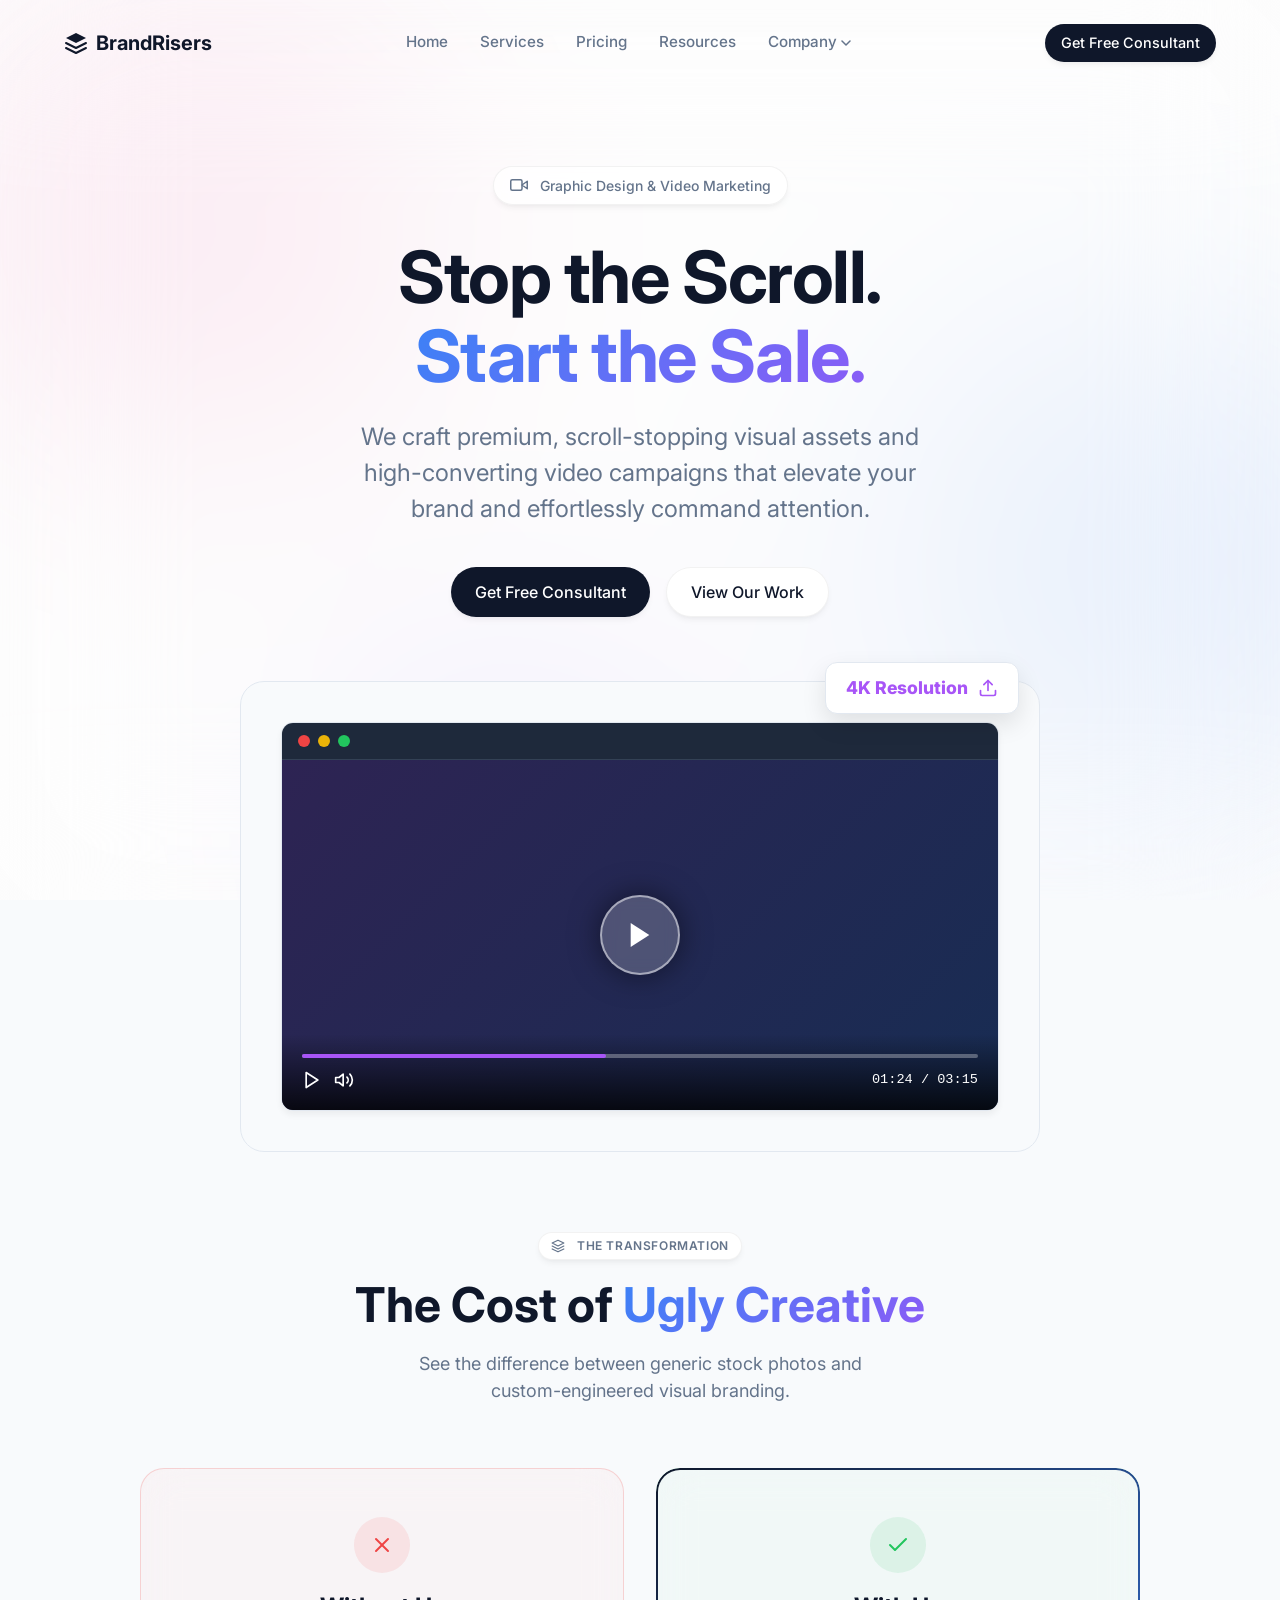
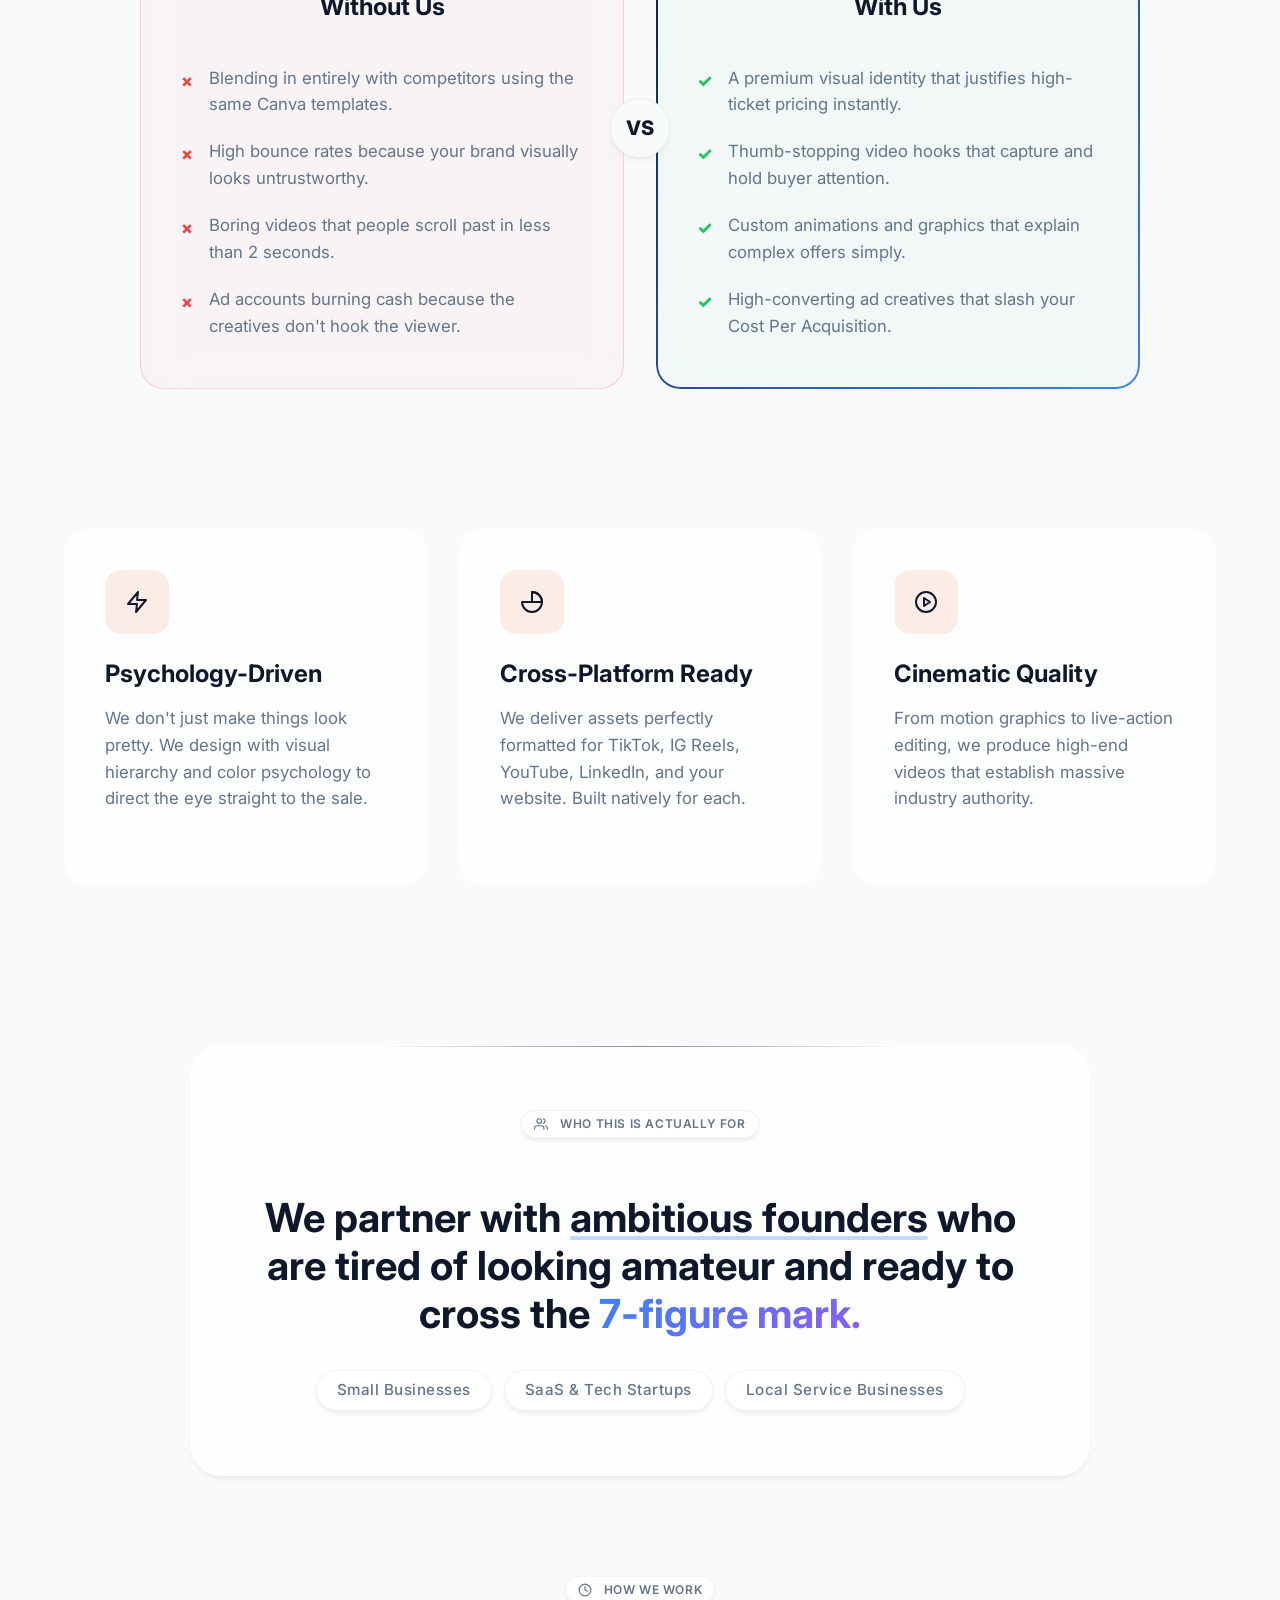
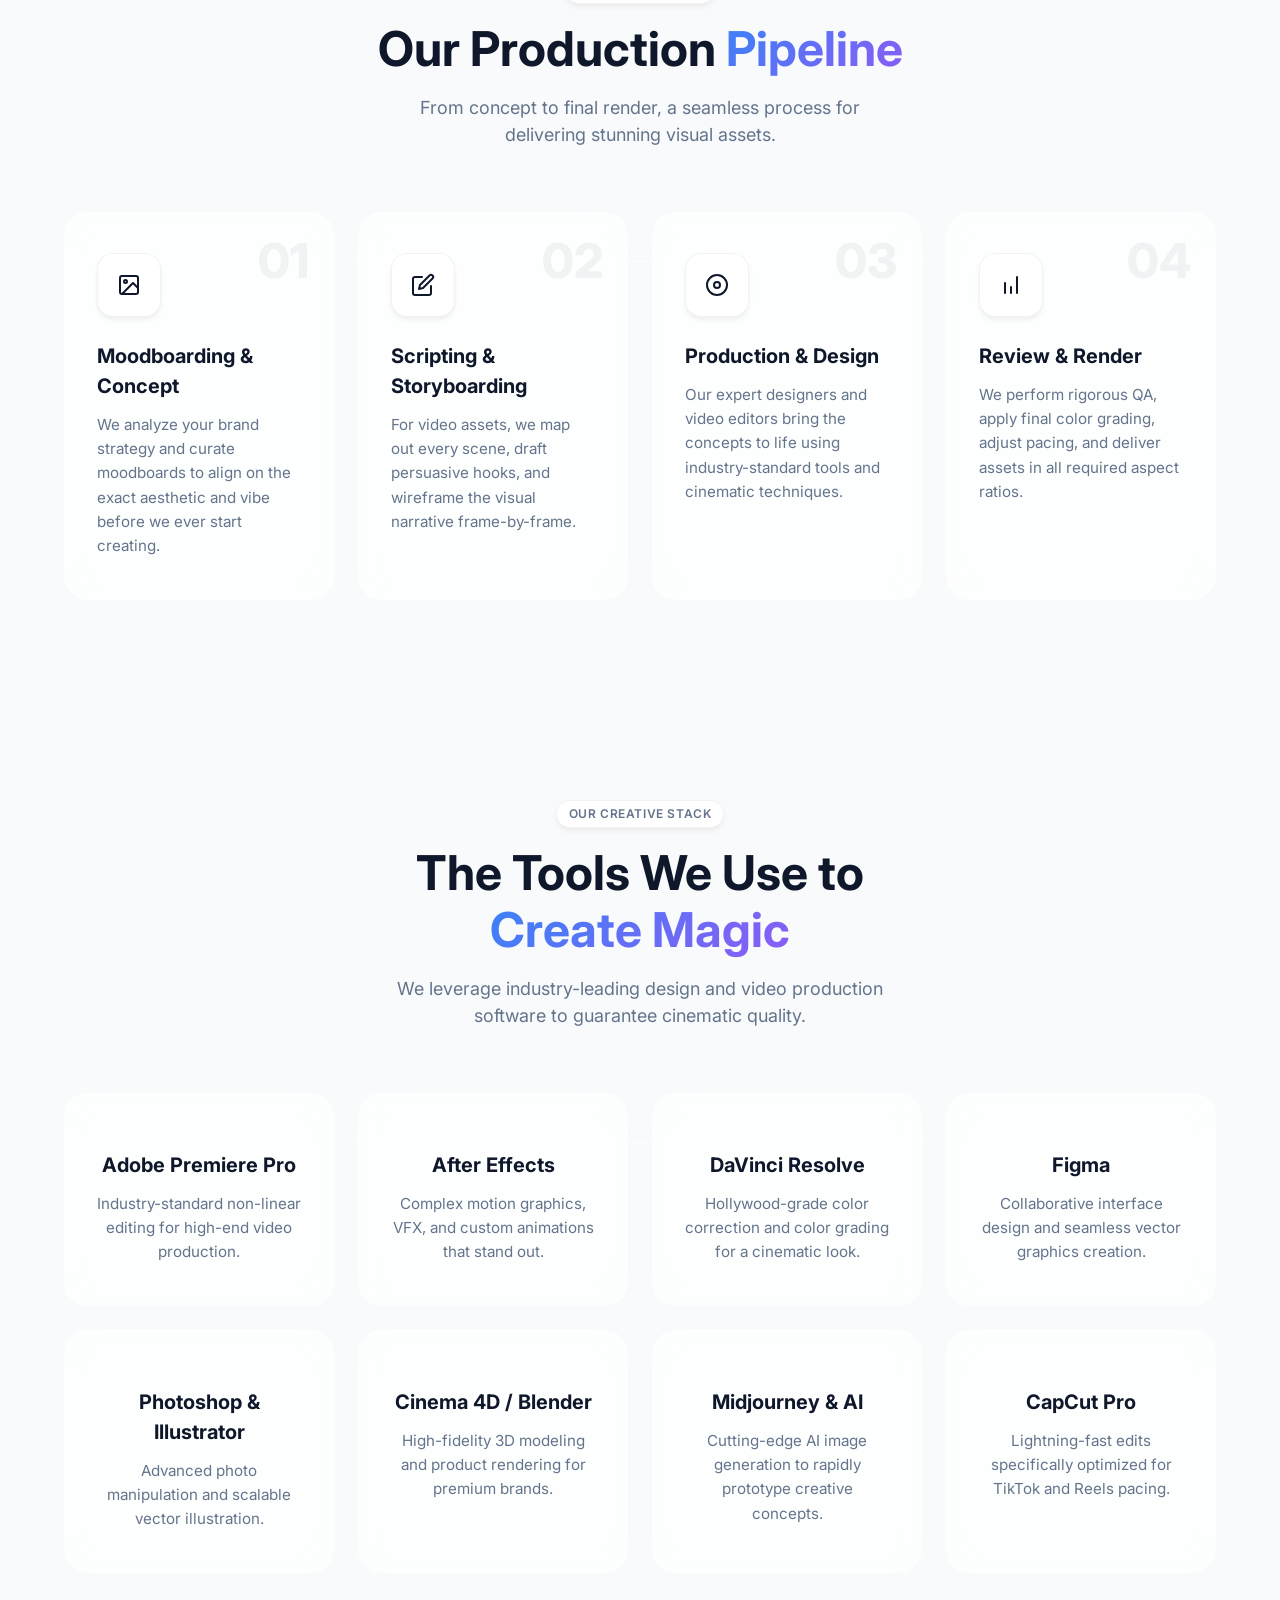
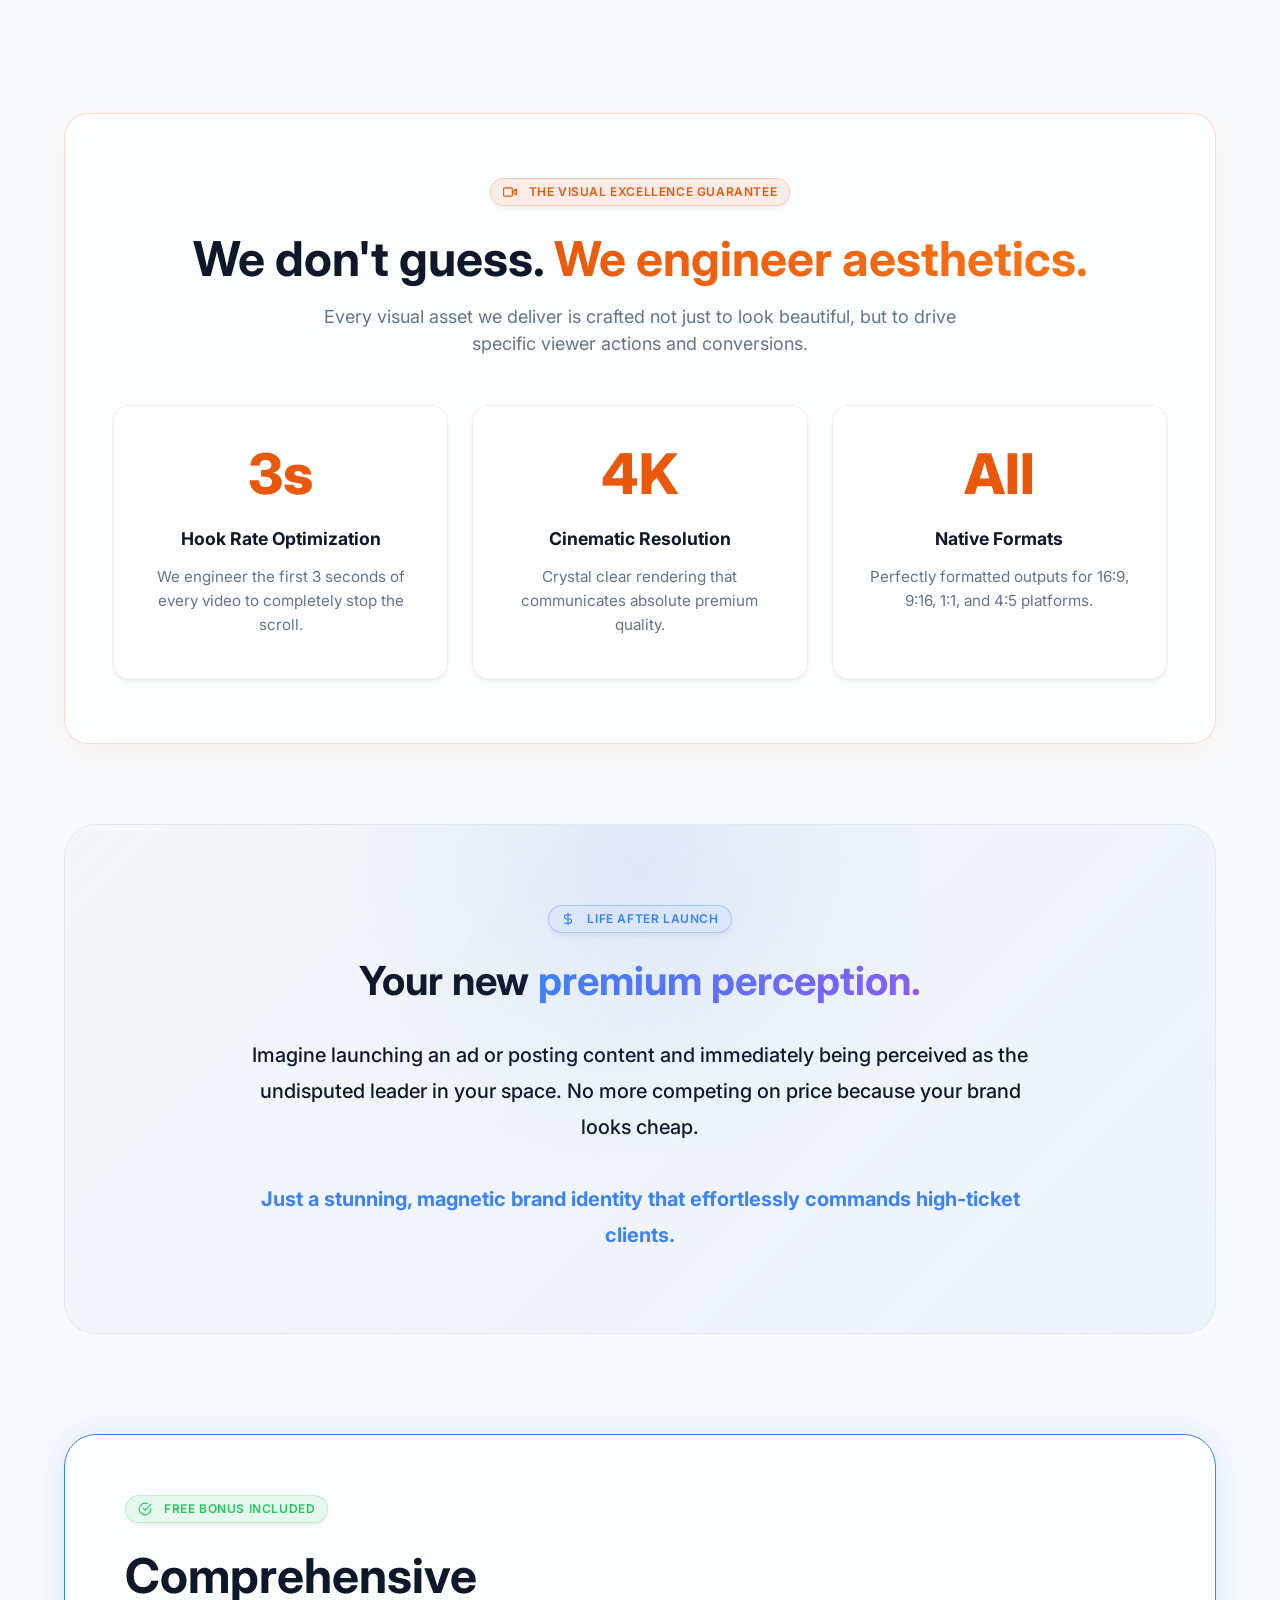
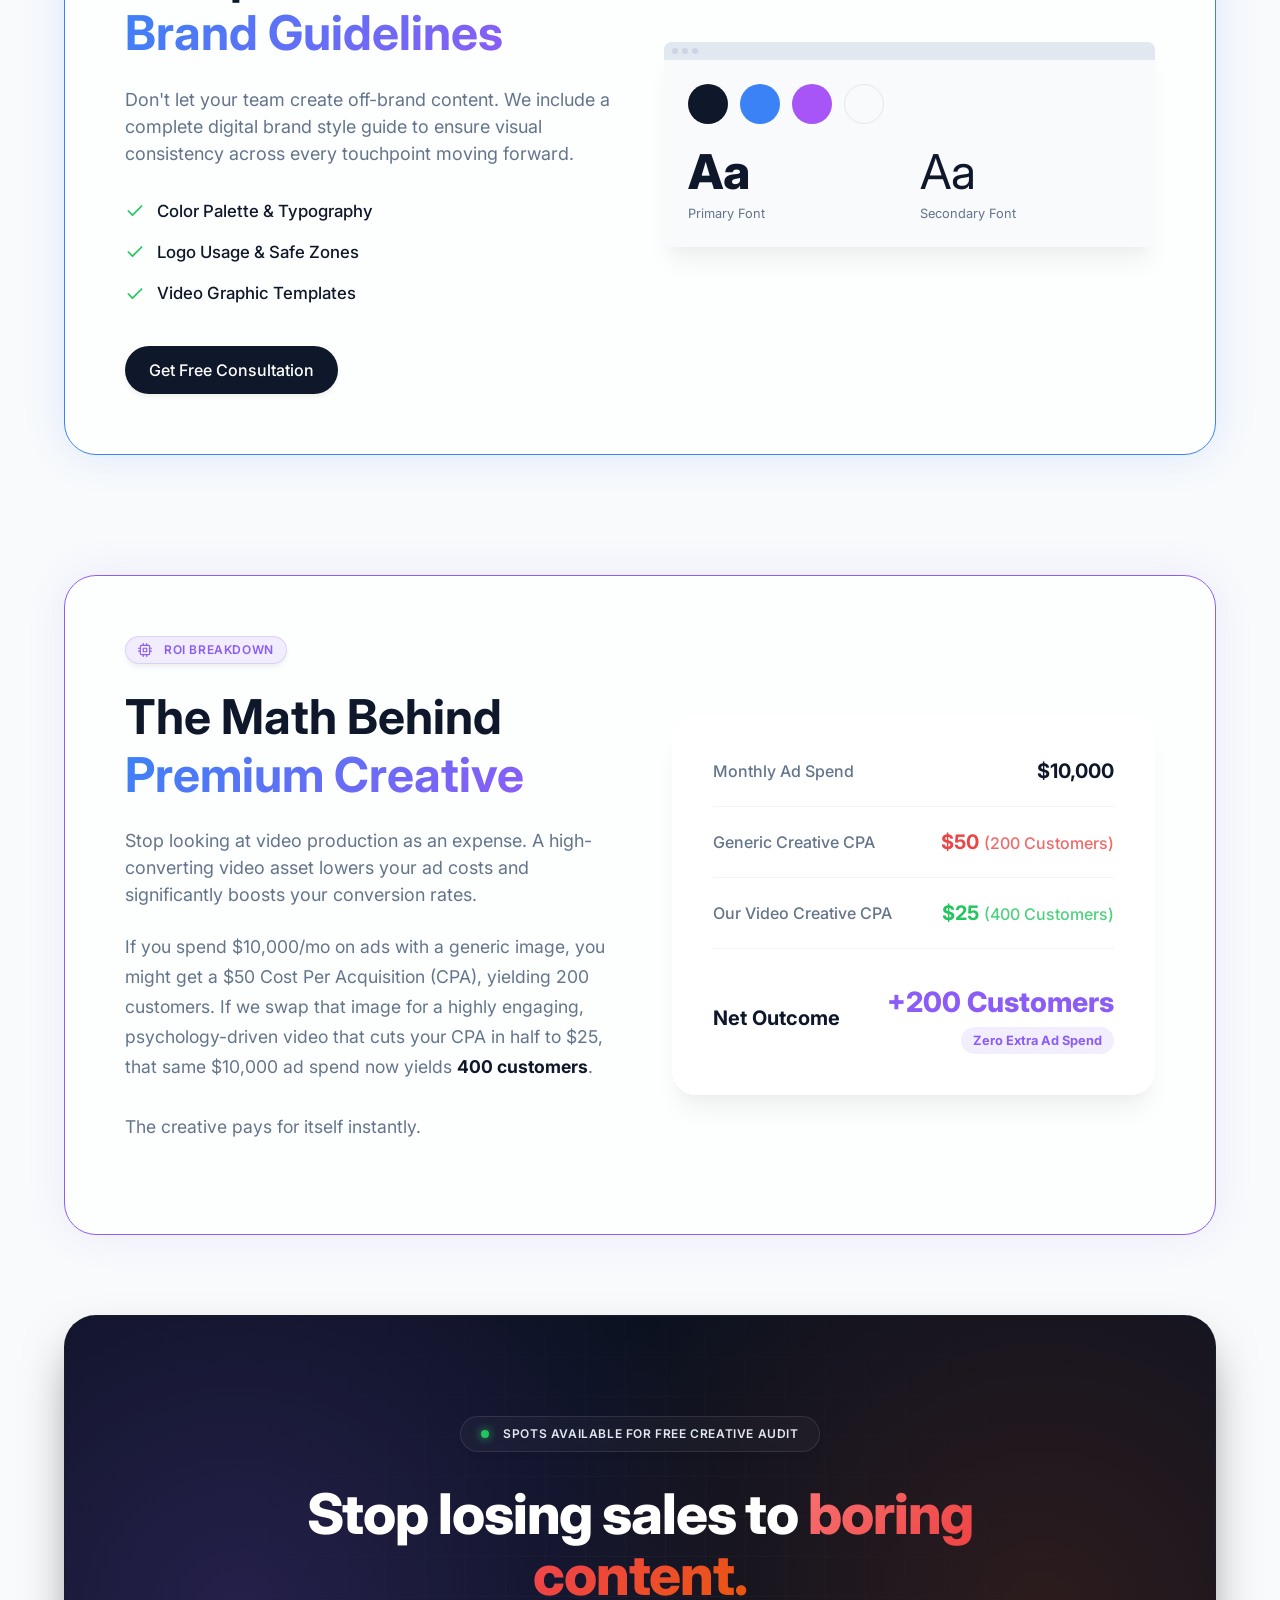
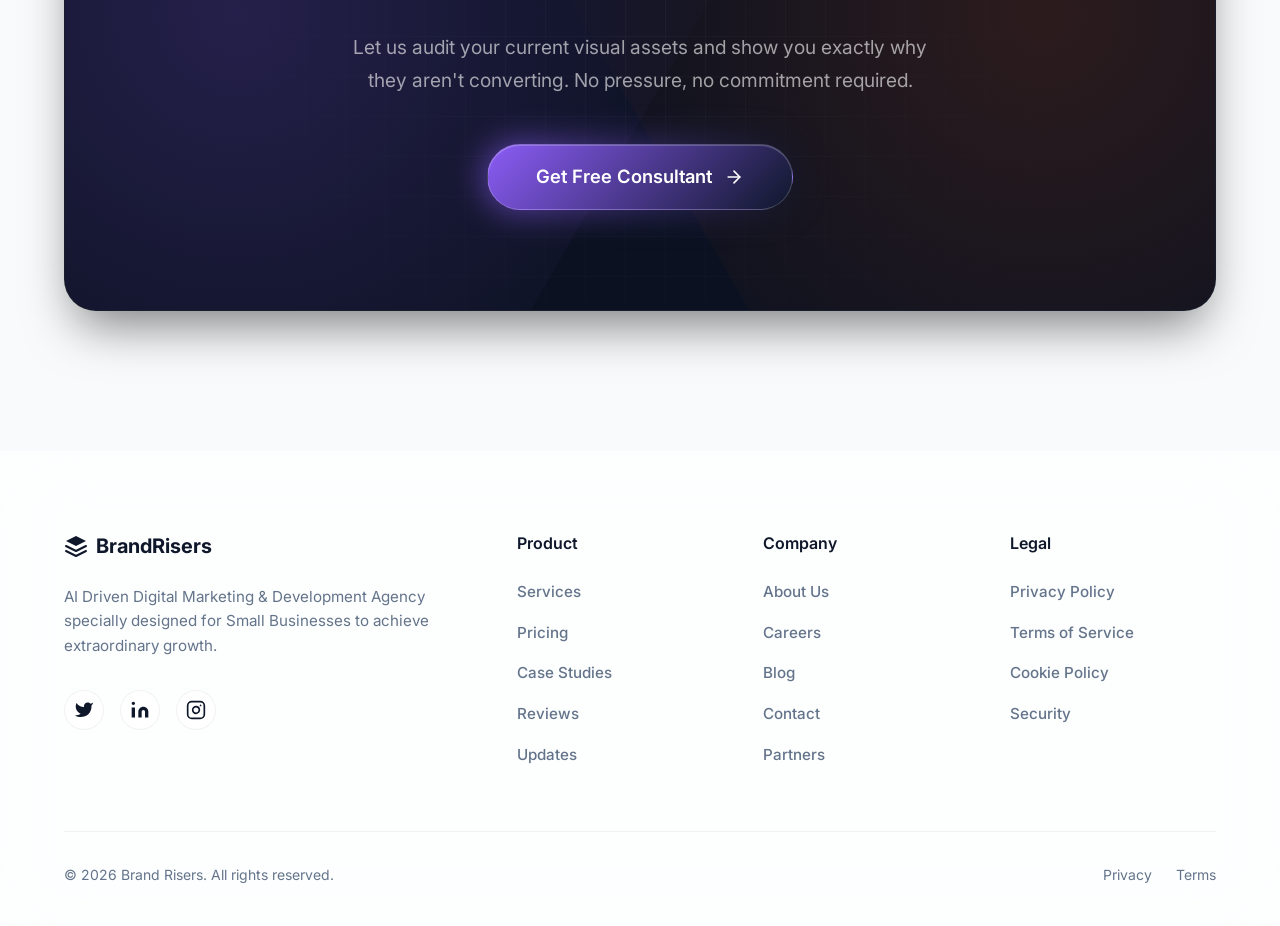
<file: design-video.html>
<!DOCTYPE html>
<html lang="en">

<head>
    <meta charset="UTF-8">
    <meta name="viewport" content="width=device-width, initial-scale=1.0">
    <title>Graphic Design & Video Marketing - Brand Risers</title>
    <meta name="description"
        content="Stunning visuals and impactful videos that capture attention and communicate your value.">
    <link rel="preconnect" href="https://fonts.googleapis.com">
    <link rel="preconnect" href="https://fonts.gstatic.com" crossorigin>
    <link href="https://fonts.googleapis.com/css2?family=Inter:wght@400;500;600;700&display=swap" rel="stylesheet">
    <link rel="stylesheet" href="styles.css">
</head>

<body>
    <div class="bg-gradient-blobs">
        <div class="blob blob-1"></div>
        <div class="blob blob-2"></div>
        <div class="blob blob-3"></div>
    </div>

    <div class="glass-overlay"></div>

    <nav class="navbar">
        <div class="container nav-container">
            <a href="index.html" class="logo">
                <div class="logo-icon">
                    <svg viewBox="0 0 24 24" fill="none" xmlns="http://www.w3.org/2000/svg">
                        <path d="M12 2L2 7L12 12L22 7L12 2Z" fill="currentColor" />
                        <path d="M2 17L12 22L22 17" stroke="currentColor" stroke-width="2" stroke-linecap="round"
                            stroke-linejoin="round" />
                        <path d="M2 12L12 17L22 12" stroke="currentColor" stroke-width="2" stroke-linecap="round"
                            stroke-linejoin="round" />
                    </svg>
                </div>
                BrandRisers
            </a>

            <ul class="nav-links">
                <li><a href="index.html">Home</a></li>
                <li><a href="index.html#services">Services</a></li>
                <li><a href="#">Pricing</a></li>
                <li><a href="#">Resources</a></li>
                <li><a href="#">Company <svg width="10" height="6" viewBox="0 0 10 6" fill="none"
                            xmlns="http://www.w3.org/2000/svg">
                            <path d="M1 1L5 5L9 1" stroke="currentColor" stroke-width="1.5" stroke-linecap="round"
                                stroke-linejoin="round" />
                        </svg></a></li>
            </ul>

            <div class="nav-actions">
                <a href="#" class="btn btn-primary btn-small">Get Free Consultant</a>
            </div>

            <button class="mobile-menu-btn">
                <svg width="24" height="24" viewBox="0 0 24 24" fill="none" xmlns="http://www.w3.org/2000/svg">
                    <path d="M3 12H21M3 6H21M3 18H21" stroke="currentColor" stroke-width="2" stroke-linecap="round"
                        stroke-linejoin="round" />
                </svg>
            </button>
        </div>
    </nav>

    <main>
        <section class="hero" style="padding-bottom: 60px;">
            <div class="container hero-container">
                <div class="hero-badge" style="padding: 8px 16px;">
                    <svg width="18" height="18" viewBox="0 0 24 24" fill="none" stroke="currentColor" stroke-width="2" stroke-linecap="round" stroke-linejoin="round">
                        <polygon points="23 7 16 12 23 17 23 7"></polygon><rect x="1" y="5" width="15" height="14" rx="2" ry="2"></rect>
                    </svg>
                    <span>Graphic Design & Video Marketing</span>
                </div>

                <h1 class="hero-title">
                    Stop the Scroll.<br> <span class="text-gradient">Start the Sale.</span>
                </h1>

                <p class="hero-subtitle">
                    We craft premium, scroll-stopping visual assets and high-converting video campaigns that elevate your brand and effortlessly command attention.
                </p>

                <div class="hero-cta">
                    <a href="#" class="btn btn-primary">Get Free Consultant</a>
                    <a href="#portfolio" class="btn btn-secondary">View Our Work</a>
                </div>

                <div style="margin-top: 60px; max-width: 800px; margin-left: auto; margin-right: auto; padding: 40px; background: #f8fafc; border-radius: 24px; border: 1px solid #e2e8f0; position: relative;">
                    <!-- Floating visual badge -->
                    <div class="floating-element" style="position: absolute; top: -20px; right: 20px; background: white; padding: 12px 20px; border-radius: 12px; box-shadow: 0 10px 25px rgba(0,0,0,0.1); border: 1px solid #e2e8f0; display: flex; align-items: center; gap: 10px; z-index: 2;">
                        <span style="font-weight: 800; font-size: 1.1rem; color: #a855f7;">4K Resolution</span>
                        <svg width="20" height="20" viewBox="0 0 24 24" fill="none" stroke="#a855f7" stroke-width="2" stroke-linecap="round" stroke-linejoin="round"><path d="M21 15v4a2 2 0 0 1-2 2H5a2 2 0 0 1-2-2v-4"></path><polyline points="17 8 12 3 7 8"></polyline><line x1="12" y1="3" x2="12" y2="15"></line></svg>
                    </div>
                    
                    <div style="background: white; border-radius: 12px; overflow: hidden; box-shadow: 0 4px 6px rgba(0,0,0,0.05); border: 1px solid #e2e8f0; position: relative;">
                        <div style="background: #1e293b; padding: 12px 16px; display: flex; gap: 8px; border-bottom: 1px solid #334155;">
                            <span style="width: 12px; height: 12px; border-radius: 50%; background: #ef4444; display: inline-block;"></span>
                            <span style="width: 12px; height: 12px; border-radius: 50%; background: #eab308; display: inline-block;"></span>
                            <span style="width: 12px; height: 12px; border-radius: 50%; background: #22c55e; display: inline-block;"></span>
                        </div>
                        <div style="padding: 0; position: relative; background: #0f172a; height: 350px; display: flex; align-items: center; justify-content: center;">
                            <!-- Mock video player -->
                            <div style="position: absolute; inset: 0; background: linear-gradient(135deg, rgba(168, 85, 247, 0.4), rgba(59, 130, 246, 0.4)); opacity: 0.5;"></div>
                            
                            <div style="width: 80px; height: 80px; background: rgba(255, 255, 255, 0.2); backdrop-filter: blur(8px); border-radius: 50%; display: flex; align-items: center; justify-content: center; cursor: pointer; z-index: 1; border: 2px solid rgba(255, 255, 255, 0.5); box-shadow: 0 0 30px rgba(0,0,0,0.5);">
                                <svg width="32" height="32" viewBox="0 0 24 24" fill="white" xmlns="http://www.w3.org/2000/svg"><path d="M5 3l14 9-14 9V3z"/></svg>
                            </div>
                            
                            <div style="position: absolute; bottom: 0; left: 0; right: 0; padding: 20px; background: linear-gradient(to top, rgba(0,0,0,0.8), transparent); display: flex; flex-direction: column; gap: 12px;">
                                <div style="height: 4px; background: rgba(255,255,255,0.3); border-radius: 2px; width: 100%;">
                                    <div style="height: 100%; background: #a855f7; width: 45%; border-radius: 2px;"></div>
                                </div>
                                <div style="display: flex; justify-content: space-between; align-items: center;">
                                    <div style="display: flex; gap: 12px;">
                                        <svg width="20" height="20" viewBox="0 0 24 24" fill="none" stroke="white" stroke-width="2" stroke-linecap="round" stroke-linejoin="round"><polygon points="5 3 19 12 5 21 5 3"></polygon></svg>
                                        <svg width="20" height="20" viewBox="0 0 24 24" fill="none" stroke="white" stroke-width="2" stroke-linecap="round" stroke-linejoin="round"><polygon points="11 5 6 9 2 9 2 15 6 15 11 19 11 5"></polygon><path d="M15.54 8.46a5 5 0 0 1 0 7.07"></path><path d="M19.07 4.93a10 10 0 0 1 0 14.14"></path></svg>
                                    </div>
                                    <div style="color: white; font-size: 0.85rem; font-family: monospace;">01:24 / 03:15</div>
                                </div>
                            </div>
                        </div>
                    </div>
                </div>
            </div>
        </section>

        <!-- The Cost of a Bad Website -->
        <section class="comparison-section animate-on-scroll" style="padding-top: 20px;">
            <div class="container">
                <div class="comparison-header">
                    <div class="section-badge mx-auto">
                        <svg width="14" height="14" viewBox="0 0 24 24" fill="none" xmlns="http://www.w3.org/2000/svg" style="margin-right: 6px;">
                            <path d="M12 2L2 7l10 5 10-5-10-5z" stroke="currentColor" stroke-width="2" stroke-linecap="round" stroke-linejoin="round"/>
                            <path d="M2 17l10 5 10-5" stroke="currentColor" stroke-width="2" stroke-linecap="round" stroke-linejoin="round"/>
                            <path d="M2 12l10 5 10-5" stroke="currentColor" stroke-width="2" stroke-linecap="round" stroke-linejoin="round"/>
                        </svg>
                        The Transformation
                    </div>
                    <h2 class="section-title">The Cost of <span class="text-gradient">Ugly Creative</span></h2>
                    <p class="section-subtitle mx-auto">See the difference between generic stock photos and custom-engineered visual branding.</p>
                </div>

                <div class="comparison-grid">
                    <!-- Before Card -->
                    <div class="comparison-card before-card">
                        <div class="comparison-card-header">
                            <div class="comparison-icon before-icon">
                                <svg width="24" height="24" viewBox="0 0 24 24" fill="none" xmlns="http://www.w3.org/2000/svg">
                                    <line x1="18" y1="6" x2="6" y2="18" stroke="currentColor" stroke-width="2" stroke-linecap="round" stroke-linejoin="round"/>
                                    <line x1="6" y1="6" x2="18" y2="18" stroke="currentColor" stroke-width="2" stroke-linecap="round" stroke-linejoin="round"/>
                                </svg>
                            </div>
                            <h3 class="comparison-card-title">Without Us</h3>
                        </div>
                        <ul class="comparison-list">
                            <li>
                                <span class="list-icon before-bullet">&times;</span>
                                Blending in entirely with competitors using the same Canva templates.
                            </li>
                            <li>
                                <span class="list-icon before-bullet">&times;</span>
                                High bounce rates because your brand visually looks untrustworthy.
                            </li>
                            <li>
                                <span class="list-icon before-bullet">&times;</span>
                                Boring videos that people scroll past in less than 2 seconds.
                            </li>
                            <li>
                                <span class="list-icon before-bullet">&times;</span>
                                Ad accounts burning cash because the creatives don't hook the viewer.
                            </li>
                        </ul>
                    </div>

                    <div class="vs-badge">VS</div>

                    <!-- After Card -->
                    <div class="comparison-card after-card">
                        <div class="comparison-card-header">
                            <div class="comparison-icon after-icon">
                                <svg width="24" height="24" viewBox="0 0 24 24" fill="none" xmlns="http://www.w3.org/2000/svg">
                                    <path d="M20 6L9 17l-5-5" stroke="currentColor" stroke-width="2" stroke-linecap="round" stroke-linejoin="round"/>
                                </svg>
                            </div>
                            <h3 class="comparison-card-title">With Us</h3>
                        </div>
                        <ul class="comparison-list">
                            <li>
                                <span class="list-icon after-bullet">&#10003;</span>
                                A premium visual identity that justifies high-ticket pricing instantly.
                            </li>
                            <li>
                                <span class="list-icon after-bullet">&#10003;</span>
                                Thumb-stopping video hooks that capture and hold buyer attention.
                            </li>
                            <li>
                                <span class="list-icon after-bullet">&#10003;</span>
                                Custom animations and graphics that explain complex offers simply.
                            </li>
                            <li>
                                <span class="list-icon after-bullet">&#10003;</span>
                                High-converting ad creatives that slash your Cost Per Acquisition.
                            </li>
                        </ul>
                    </div>
                </div>
            </div>
        </section>
        <!-- Service Benefits -->
        <section class="benefits-section animate-on-scroll" style="padding-top: 40px;">
            <div class="container">
                <div class="benefits-grid">
                    <div class="benefit-card">
                        <div class="benefit-icon">
                            <svg width="24" height="24" viewBox="0 0 24 24" fill="none" stroke="currentColor" stroke-width="2" stroke-linecap="round" stroke-linejoin="round"><path d="M13 2L3 14h9l-1 8 10-12h-9l1-8z"></path></svg>
                        </div>
                        <h3 class="benefit-title">Psychology-Driven</h3>
                        <p class="benefit-desc">We don't just make things look pretty. We design with visual hierarchy and color psychology to direct the eye straight to the sale.</p>
                    </div>
                    <div class="benefit-card">
                        <div class="benefit-icon">
                            <svg width="24" height="24" viewBox="0 0 24 24" fill="none" stroke="currentColor" stroke-width="2" stroke-linecap="round" stroke-linejoin="round"><path d="M2 12A10 10 0 1 0 12 2v10z"></path><path d="M12 2a10 10 0 0 1 10 10h-10z"></path></svg>
                        </div>
                        <h3 class="benefit-title">Cross-Platform Ready</h3>
                        <p class="benefit-desc">We deliver assets perfectly formatted for TikTok, IG Reels, YouTube, LinkedIn, and your website. Built natively for each.</p>
                    </div>
                    <div class="benefit-card">
                        <div class="benefit-icon">
                            <svg width="24" height="24" viewBox="0 0 24 24" fill="none" stroke="currentColor" stroke-width="2" stroke-linecap="round" stroke-linejoin="round"><circle cx="12" cy="12" r="10"></circle><polygon points="10 8 16 12 10 16 10 8"></polygon></svg>
                        </div>
                        <h3 class="benefit-title">Cinematic Quality</h3>
                        <p class="benefit-desc">From motion graphics to live-action editing, we produce high-end videos that establish massive industry authority.</p>
                    </div>
                </div>
            </div>
        </section>
        <!-- Who We Help Section -->
        <section class="who-we-help-section animate-on-scroll" style="padding: 60px 0;">
            <div class="container">
                <div class="who-we-help-card" style="background: var(--glass-bg); backdrop-filter: blur(20px); border: 1px solid var(--glass-border); border-radius: 32px; padding: 64px; text-align: center; box-shadow: var(--shadow-sm); max-width: 900px; margin: 0 auto;">
                    <div class="wwh-content">
                        <div class="section-badge mx-auto" style="margin-bottom: 24px;">
                            <svg width="14" height="14" viewBox="0 0 24 24" fill="none" xmlns="http://www.w3.org/2000/svg" style="margin-right: 6px;">
                                <path d="M17 21v-2a4 4 0 0 0-4-4H5a4 4 0 0 0-4 4v2" stroke="currentColor" stroke-width="2" stroke-linecap="round" stroke-linejoin="round"/>
                                <circle cx="9" cy="7" r="4" stroke="currentColor" stroke-width="2" stroke-linecap="round" stroke-linejoin="round"/>
                                <path d="M23 21v-2a4 4 0 0 0-3-3.87" stroke="currentColor" stroke-width="2" stroke-linecap="round" stroke-linejoin="round"/>
                                <path d="M16 3.13a4 4 0 0 1 0 7.75" stroke="currentColor" stroke-width="2" stroke-linecap="round" stroke-linejoin="round"/>
                            </svg>
                            Who This Is Actually For
                        </div>
                        <h2 class="wwh-title" style="font-size: 2.5rem; font-weight: 700; line-height: 1.2; margin-bottom: 32px; color: var(--text-primary);">We partner with <span class="text-highlight">ambitious founders</span> who are tired of looking amateur and ready to cross the <span class="text-gradient">7-figure mark.</span></h2>
                        
                        <div class="wwh-tags" style="display: flex; flex-wrap: wrap; justify-content: center; gap: 12px;">
                            <span class="wwh-tag" style="background: white; border: 1px solid var(--border-color); padding: 8px 20px; border-radius: 999px; font-size: 0.95rem; font-weight: 500; color: var(--text-secondary); box-shadow: var(--shadow-sm);">Small Businesses</span>
                            <span class="wwh-tag" style="background: white; border: 1px solid var(--border-color); padding: 8px 20px; border-radius: 999px; font-size: 0.95rem; font-weight: 500; color: var(--text-secondary); box-shadow: var(--shadow-sm);">SaaS & Tech Startups</span>
                            <span class="wwh-tag" style="background: white; border: 1px solid var(--border-color); padding: 8px 20px; border-radius: 999px; font-size: 0.95rem; font-weight: 500; color: var(--text-secondary); box-shadow: var(--shadow-sm);">Local Service Businesses</span>
                        </div>
                    </div>
                </div>
            </div>
        </section>

        <!-- How We Work -->
        <section class="process-section animate-on-scroll" style="padding-top: 40px;">
            <div class="container process-container">
                <div class="process-header">
                    <div class="section-badge mx-auto">
                        <svg width="14" height="14" viewBox="0 0 24 24" fill="none" xmlns="http://www.w3.org/2000/svg" style="margin-right: 6px;">
                            <path d="M12 22C17.5228 22 22 17.5228 22 12C22 6.47715 17.5228 2 12 2C6.47715 2 2 6.47715 2 12C2 17.5228 6.47715 22 12 22Z" stroke="currentColor" stroke-width="2" stroke-linecap="round" stroke-linejoin="round"/>
                            <path d="M12 6V12L16 14" stroke="currentColor" stroke-width="2" stroke-linecap="round" stroke-linejoin="round"/>
                        </svg>
                        How We Work
                    </div>
                    <h2 class="section-title">Our Production <span class="text-gradient">Pipeline</span></h2>
                    <p class="section-subtitle mx-auto">From concept to final render, a seamless process for delivering stunning visual assets.</p>
                </div>

                <div class="process-grid">
                    <div class="process-card">
                        <div class="process-step-number">01</div>
                        <div class="process-icon">
                            <svg width="24" height="24" viewBox="0 0 24 24" fill="none" stroke="currentColor" stroke-width="2" stroke-linecap="round" stroke-linejoin="round"><rect x="3" y="3" width="18" height="18" rx="2" ry="2"></rect><circle cx="8.5" cy="8.5" r="1.5"></circle><polyline points="21 15 16 10 5 21"></polyline></svg>
                        </div>
                        <h3 class="process-title">Moodboarding & Concept</h3>
                        <p class="process-desc">We analyze your brand strategy and curate moodboards to align on the exact aesthetic and vibe before we ever start creating.</p>
                    </div>

                    <div class="process-card">
                        <div class="process-step-number">02</div>
                        <div class="process-icon">
                            <svg width="24" height="24" viewBox="0 0 24 24" fill="none" stroke="currentColor" stroke-width="2" stroke-linecap="round" stroke-linejoin="round"><path d="M11 4H4a2 2 0 0 0-2 2v14a2 2 0 0 0 2 2h14a2 2 0 0 0 2-2v-7"></path><path d="M18.5 2.5a2.121 2.121 0 0 1 3 3L12 15l-4 1 1-4 9.5-9.5z"></path></svg>
                        </div>
                        <h3 class="process-title">Scripting & Storyboarding</h3>
                        <p class="process-desc">For video assets, we map out every scene, draft persuasive hooks, and wireframe the visual narrative frame-by-frame.</p>
                    </div>

                    <div class="process-card">
                        <div class="process-step-number">03</div>
                        <div class="process-icon">
                            <svg width="24" height="24" viewBox="0 0 24 24" fill="none" stroke="currentColor" stroke-width="2" stroke-linecap="round" stroke-linejoin="round"><circle cx="12" cy="12" r="10"></circle><circle cx="12" cy="12" r="3"></circle></svg>
                        </div>
                        <h3 class="process-title">Production & Design</h3>
                        <p class="process-desc">Our expert designers and video editors bring the concepts to life using industry-standard tools and cinematic techniques.</p>
                    </div>

                    <div class="process-card">
                        <div class="process-step-number">04</div>
                        <div class="process-icon">
                            <svg width="24" height="24" viewBox="0 0 24 24" fill="none" stroke="currentColor" stroke-width="2" stroke-linecap="round" stroke-linejoin="round"><path d="M12 20v-6M6 20V10M18 20V4"></path></svg>
                        </div>
                        <h3 class="process-title">Review & Render</h3>
                        <p class="process-desc">We perform rigorous QA, apply final color grading, adjust pacing, and deliver assets in all required aspect ratios.</p>
                    </div>
                </div>
            </div>
        </section>

        <!-- Tech Stack -->
        <section class="process-section animate-on-scroll">
            <div class="container process-container">
                <div class="process-header">
                    <div class="section-badge mx-auto">
                        Our Creative Stack
                    </div>
                    <h2 class="section-title">The Tools We Use to <span class="text-gradient">Create Magic</span></h2>
                    <p class="section-subtitle mx-auto">We leverage industry-leading design and video production software to guarantee cinematic quality.</p>
                </div>
                <div class="process-grid">
                    <div class="process-card" style="text-align: center;">
                        <h3 class="process-title" style="margin-top: 16px;">Adobe Premiere Pro</h3>
                        <p class="process-desc">Industry-standard non-linear editing for high-end video production.</p>
                    </div>
                    <div class="process-card" style="text-align: center;">
                        <h3 class="process-title" style="margin-top: 16px;">After Effects</h3>
                        <p class="process-desc">Complex motion graphics, VFX, and custom animations that stand out.</p>
                    </div>
                    <div class="process-card" style="text-align: center;">
                        <h3 class="process-title" style="margin-top: 16px;">DaVinci Resolve</h3>
                        <p class="process-desc">Hollywood-grade color correction and color grading for a cinematic look.</p>
                    </div>
                    <div class="process-card" style="text-align: center;">
                        <h3 class="process-title" style="margin-top: 16px;">Figma</h3>
                        <p class="process-desc">Collaborative interface design and seamless vector graphics creation.</p>
                    </div>
                    <div class="process-card" style="text-align: center;">
                        <h3 class="process-title" style="margin-top: 16px;">Photoshop & Illustrator</h3>
                        <p class="process-desc">Advanced photo manipulation and scalable vector illustration.</p>
                    </div>
                    <div class="process-card" style="text-align: center;">
                        <h3 class="process-title" style="margin-top: 16px;">Cinema 4D / Blender</h3>
                        <p class="process-desc">High-fidelity 3D modeling and product rendering for premium brands.</p>
                    </div>
                    <div class="process-card" style="text-align: center;">
                        <h3 class="process-title" style="margin-top: 16px;">Midjourney & AI</h3>
                        <p class="process-desc">Cutting-edge AI image generation to rapidly prototype creative concepts.</p>
                    </div>
                    <div class="process-card" style="text-align: center;">
                        <h3 class="process-title" style="margin-top: 16px;">CapCut Pro</h3>
                        <p class="process-desc">Lightning-fast edits specifically optimized for TikTok and Reels pacing.</p>
                    </div>
                </div>
            </div>
        </section>

        <!-- Unfair Advantage Guarantee Section -->
        <section class="guarantee-section animate-on-scroll" style="padding: 40px 0 20px 0;">
            <div class="container">
                <div style="background: var(--glass-bg); backdrop-filter: blur(20px); border-radius: 24px; border: 1px solid rgba(234, 88, 12, 0.2); padding: 64px 48px; box-shadow: 0 10px 30px rgba(234, 88, 12, 0.05);">
                    <div style="text-align: center; margin-bottom: 48px;">
                        <div class="section-badge mx-auto" style="color: #ea580c; background: rgba(234, 88, 12, 0.1); border-color: rgba(234, 88, 12, 0.2); margin-bottom: 24px;">
                            <svg width="14" height="14" viewBox="0 0 24 24" fill="none" stroke="currentColor" stroke-width="2" stroke-linecap="round" stroke-linejoin="round" style="margin-right: 6px;"><polygon points="23 7 16 12 23 17 23 7"></polygon><rect x="1" y="5" width="15" height="14" rx="2" ry="2"></rect></svg>
                            The Visual Excellence Guarantee
                        </div>
                        <h2 class="section-title" style="margin-bottom: 16px;">We don't guess. <span style="background: linear-gradient(135deg, #ea580c, #f97316); -webkit-background-clip: text; -webkit-text-fill-color: transparent;">We engineer aesthetics.</span></h2>
                        <p class="section-subtitle mx-auto" style="max-width: 650px;">Every visual asset we deliver is crafted not just to look beautiful, but to drive specific viewer actions and conversions.</p>
                    </div>

                    <div style="display: grid; grid-template-columns: repeat(auto-fit, minmax(280px, 1fr)); gap: 24px;">
                        <!-- Metric 1 -->
                        <div style="background: white; border-radius: 16px; padding: 40px 32px; border: 1px solid var(--border-color); text-align: center; box-shadow: var(--shadow-sm);">
                            <div style="font-size: 3.5rem; font-weight: 800; color: #ea580c; line-height: 1; margin-bottom: 24px;">3s</div>
                            <h3 style="font-size: 1.1rem; font-weight: 700; margin-bottom: 12px; color: var(--text-primary);">Hook Rate Optimization</h3>
                            <p style="font-size: 0.95rem; color: var(--text-secondary); line-height: 1.6; margin: 0;">We engineer the first 3 seconds of every video to completely stop the scroll.</p>
                        </div>
                        
                        <!-- Metric 2 -->
                        <div style="background: white; border-radius: 16px; padding: 40px 32px; border: 1px solid var(--border-color); text-align: center; box-shadow: var(--shadow-sm);">
                            <div style="font-size: 3.5rem; font-weight: 800; color: #ea580c; line-height: 1; margin-bottom: 24px;">4K</div>
                            <h3 style="font-size: 1.1rem; font-weight: 700; margin-bottom: 12px; color: var(--text-primary);">Cinematic Resolution</h3>
                            <p style="font-size: 0.95rem; color: var(--text-secondary); line-height: 1.6; margin: 0;">Crystal clear rendering that communicates absolute premium quality.</p>
                        </div>
                        
                        <!-- Metric 3 -->
                        <div style="background: white; border-radius: 16px; padding: 40px 32px; border: 1px solid var(--border-color); text-align: center; box-shadow: var(--shadow-sm);">
                            <div style="font-size: 3.5rem; font-weight: 800; color: #ea580c; line-height: 1; margin-bottom: 24px;">All</div>
                            <h3 style="font-size: 1.1rem; font-weight: 700; margin-bottom: 12px; color: var(--text-primary);">Native Formats</h3>
                            <p style="font-size: 0.95rem; color: var(--text-secondary); line-height: 1.6; margin: 0;">Perfectly formatted outputs for 16:9, 9:16, 1:1, and 4:5 platforms.</p>
                        </div>
                    </div>
                </div>
            </div>
        </section>

        <!-- Future Pacing Section -->
        <section class="future-pacing-section animate-on-scroll" style="padding: 60px 0 20px 0;">
            <div class="container">
                <div style="background: linear-gradient(135deg, rgba(15, 23, 42, 0.02) 0%, rgba(59, 130, 246, 0.05) 100%); border-radius: 32px; border: 1px solid var(--border-color); padding: 80px 40px; text-align: center; position: relative; overflow: hidden;">
                    <!-- Glow effect -->
                    <div style="position: absolute; top: -50%; left: 50%; transform: translateX(-50%); width: 600px; height: 600px; background: radial-gradient(circle, rgba(59, 130, 246, 0.1) 0%, rgba(255,255,255,0) 70%); pointer-events: none;"></div>
                    
                    <div class="section-badge mx-auto" style="margin-bottom: 24px; border-color: rgba(59, 130, 246, 0.3); color: var(--accent-blue); background: rgba(59, 130, 246, 0.05);">
                        <svg width="14" height="14" viewBox="0 0 24 24" fill="none" stroke="currentColor" stroke-width="2" stroke-linecap="round" stroke-linejoin="round" style="margin-right: 6px;"><path d="M12 2v20M17 5H9.5a3.5 3.5 0 0 0 0 7h5a3.5 3.5 0 0 1 0 7H6"></path></svg>
                        Life After Launch
                    </div>
                    
                    <h2 class="section-title" style="margin-bottom: 32px; font-size: 2.5rem;">Your new <span class="text-gradient">premium perception.</span></h2>
                    
                    <p class="section-subtitle mx-auto" style="font-size: 1.25rem; line-height: 1.8; color: var(--text-primary); max-width: 800px; font-weight: 500;">
                        Imagine launching an ad or posting content and immediately being perceived as the undisputed leader in your space. No more competing on price because your brand looks cheap. 
                        <br><br>
                        <span style="color: var(--accent-blue); font-weight: 700;">Just a stunning, magnetic brand identity that effortlessly commands high-ticket clients.</span>
                    </p>
                </div>
            </div>
        </section>

        <!-- Free CRM Bonus Section -->
        <section class="crm-bonus-section animate-on-scroll" style="padding: 80px 0;">
            <div class="container">
                <div style="background: var(--glass-bg); border-radius: 32px; border: 1px solid var(--accent-blue); padding: 60px; box-shadow: 0 0 40px rgba(59, 130, 246, 0.15); display: flex; align-items: center; gap: 48px; flex-wrap: wrap;">
                    <div class="crm-content" style="flex: 1; min-width: 300px;">
                        <div class="section-badge" style="display: inline-flex; background: rgba(34, 197, 94, 0.1); color: #22c55e; border-color: rgba(34, 197, 94, 0.2); margin-bottom: 24px;">
                            <svg width="14" height="14" viewBox="0 0 24 24" fill="none" stroke="currentColor" stroke-width="2" stroke-linecap="round" stroke-linejoin="round" style="margin-right: 6px;"><path d="M22 11.08V12a10 10 0 1 1-5.93-9.14"></path><polyline points="22 4 12 14.01 9 11.01"></polyline></svg>
                            Free Bonus Included
                        </div>
                        <h2 class="section-title" style="margin-bottom: 24px; text-align: left;">Comprehensive <span class="text-gradient">Brand Guidelines</span></h2>
                        <p class="section-subtitle" style="text-align: left; margin: 0 0 32px 0;">Don't let your team create off-brand content. We include a complete digital brand style guide to ensure visual consistency across every touchpoint moving forward.</p>
                        
                        <ul class="lead-magnet-benefits" style="margin-bottom: 40px;">
                            <li><svg width="20" height="20" viewBox="0 0 24 24" fill="none" stroke="currentColor" stroke-width="2" stroke-linecap="round" stroke-linejoin="round"><polyline points="20 6 9 17 4 12"></polyline></svg> <span style="color: var(--text-primary);">Color Palette & Typography</span></li>
                            <li><svg width="20" height="20" viewBox="0 0 24 24" fill="none" stroke="currentColor" stroke-width="2" stroke-linecap="round" stroke-linejoin="round"><polyline points="20 6 9 17 4 12"></polyline></svg> <span style="color: var(--text-primary);">Logo Usage & Safe Zones</span></li>
                            <li><svg width="20" height="20" viewBox="0 0 24 24" fill="none" stroke="currentColor" stroke-width="2" stroke-linecap="round" stroke-linejoin="round"><polyline points="20 6 9 17 4 12"></polyline></svg> <span style="color: var(--text-primary);">Video Graphic Templates</span></li>
                        </ul>
                        
                        <a href="#" class="btn btn-primary">Get Free Consultation</a>
                    </div>
                    
                    <div class="crm-visual" style="flex: 1; min-width: 300px;">
                        <div class="mockup-browser" style="border-color: var(--glass-border); box-shadow: var(--shadow-lg); background: var(--bg-color);">
                            <div class="browser-header"><span></span><span></span><span></span></div>
                            <div class="browser-body" style="background: var(--bg-color); padding: 24px;">
                                <!-- Style Guide Mockup -->
                                <div style="display: flex; gap: 12px; margin-bottom: 24px;">
                                    <div style="width: 40px; height: 40px; background: #0f172a; border-radius: 50%;"></div>
                                    <div style="width: 40px; height: 40px; background: #3b82f6; border-radius: 50%;"></div>
                                    <div style="width: 40px; height: 40px; background: #a855f7; border-radius: 50%;"></div>
                                    <div style="width: 40px; height: 40px; background: #f8fafc; border: 1px solid #e2e8f0; border-radius: 50%;"></div>
                                </div>
                                <div style="display: flex; gap: 20px;">
                                    <div style="flex: 1;">
                                        <div style="font-size: 3rem; font-weight: 800; line-height: 1; margin-bottom: 8px;">Aa</div>
                                        <div style="font-size: 0.8rem; color: #64748b;">Primary Font</div>
                                    </div>
                                    <div style="flex: 1;">
                                        <div style="font-size: 3rem; font-weight: 400; line-height: 1; margin-bottom: 8px;">Aa</div>
                                        <div style="font-size: 0.8rem; color: #64748b;">Secondary Font</div>
                                    </div>
                                </div>
                            </div>
                        </div>
                    </div>
                </div>
            </div>
        </section>
        <!-- ROI Breakdown Section -->
        <section class="roi-section animate-on-scroll" style="padding: 40px 0 80px 0;">
            <div class="container">
                <div style="background: var(--glass-bg); border-radius: 32px; border: 1px solid var(--accent-purple); padding: 60px; box-shadow: 0 0 40px rgba(139, 92, 246, 0.1); display: flex; align-items: center; gap: 64px; flex-wrap: wrap;">
                    
                    <div class="roi-content" style="flex: 1; min-width: 300px;">
                        <div class="section-badge" style="display: inline-flex; background: rgba(139, 92, 246, 0.1); color: var(--accent-purple); border-color: rgba(139, 92, 246, 0.2); margin-bottom: 24px;">
                            <svg width="14" height="14" viewBox="0 0 24 24" fill="none" stroke="currentColor" stroke-width="2" stroke-linecap="round" stroke-linejoin="round" style="margin-right: 6px;"><rect x="4" y="4" width="16" height="16" rx="2" ry="2"></rect><rect x="9" y="9" width="6" height="6"></rect><line x1="9" y1="1" x2="9" y2="4"></line><line x1="15" y1="1" x2="15" y2="4"></line><line x1="9" y1="20" x2="9" y2="23"></line><line x1="15" y1="20" x2="15" y2="23"></line><line x1="20" y1="9" x2="23" y2="9"></line><line x1="20" y1="14" x2="23" y2="14"></line><line x1="1" y1="9" x2="4" y2="9"></line><line x1="1" y1="14" x2="4" y2="14"></line></svg>
                            ROI Breakdown
                        </div>
                        <h2 class="section-title" style="margin-bottom: 24px; text-align: left;">The Math Behind <br><span class="text-gradient">Premium Creative</span></h2>
                        <p class="section-subtitle" style="text-align: left; margin: 0 0 24px 0;">Stop looking at video production as an expense. A high-converting video asset lowers your ad costs and significantly boosts your conversion rates.</p>
                        <p style="color: var(--text-secondary); font-size: 1.1rem; line-height: 1.7; margin-bottom: 32px;">
                            If you spend $10,000/mo on ads with a generic image, you might get a $50 Cost Per Acquisition (CPA), yielding 200 customers. If we swap that image for a highly engaging, psychology-driven video that cuts your CPA in half to $25, that same $10,000 ad spend now yields <strong style="color: var(--text-primary);">400 customers</strong>. <br><br>The creative pays for itself instantly.
                        </p>
                    </div>
                    
                    <div class="roi-visual" style="flex: 1; min-width: 300px;">
                        <div style="background: white; border-radius: 24px; padding: 40px; border: 1px solid var(--glass-border); box-shadow: var(--shadow-lg); display: flex; flex-direction: column; gap: 20px;">
                            <div style="display: flex; justify-content: space-between; align-items: center; padding-bottom: 20px; border-bottom: 1px solid #f1f5f9;">
                                <span style="color: var(--text-secondary); font-weight: 500;">Monthly Ad Spend</span>
                                <span style="font-weight: 700; font-size: 1.25rem;">$10,000</span>
                            </div>
                            <div style="display: flex; justify-content: space-between; align-items: center; padding-bottom: 20px; border-bottom: 1px solid #f1f5f9;">
                                <span style="color: var(--text-secondary); font-weight: 500;">Generic Creative CPA</span>
                                <span style="color: #ef4444; font-weight: 700; font-size: 1.25rem;">$50 <span style="font-size: 1rem; opacity: 0.8; font-weight: 500;">(200 Customers)</span></span>
                            </div>
                            <div style="display: flex; justify-content: space-between; align-items: center; padding-bottom: 20px; border-bottom: 1px solid #f1f5f9;">
                                <span style="color: var(--text-secondary); font-weight: 500;">Our Video Creative CPA</span>
                                <span style="color: #22c55e; font-weight: 700; font-size: 1.25rem;">$25 <span style="font-size: 1rem; opacity: 0.8; font-weight: 500;">(400 Customers)</span></span>
                            </div>
                            <div style="display: flex; justify-content: space-between; align-items: center; padding-top: 12px;">
                                <span style="color: var(--text-primary); font-weight: 700; font-size: 1.25rem;">Net Outcome</span>
                                <div style="display: flex; flex-direction: column; align-items: flex-end; gap: 4px;">
                                    <span style="color: var(--accent-purple); font-weight: 800; font-size: 1.75rem;">+200 Customers</span>
                                    <span style="background: rgba(139, 92, 246, 0.1); color: var(--accent-purple); padding: 4px 12px; border-radius: 99px; font-size: 0.8rem; font-weight: 700;">Zero Extra Ad Spend</span>
                                </div>
                            </div>
                        </div>
                    </div>

                </div>
            </div>
        </section>

        <!-- CTA Section -->
        <!-- CTA Section -->
        <section class="lead-magnet-section animate-on-scroll" style="margin-top: 0; padding-top: 0; padding-bottom: 80px;">
            <div class="container">
                <div class="lead-magnet-card text-center" style="position: relative; overflow: hidden; align-items: center; justify-content: center; text-align: center; display: flex; flex-direction: column; background: #0b1120; border-radius: 32px; padding: 100px 40px; box-shadow: 0 25px 50px -12px rgba(0, 0, 0, 0.5); border: 1px solid rgba(255, 255, 255, 0.05);">
                    
                    <!-- Tech Grid Background -->
                    <div style="position: absolute; inset: 0; background-image: linear-gradient(rgba(255, 255, 255, 0.03) 1px, transparent 1px), linear-gradient(90deg, rgba(255, 255, 255, 0.03) 1px, transparent 1px); background-size: 40px 40px; pointer-events: none; z-index: 0; mask-image: radial-gradient(circle at center, black, transparent 80%); -webkit-mask-image: radial-gradient(circle at center, black, transparent 80%);"></div>

                    <!-- Animated Gradient Glows -->
                    <div style="position: absolute; top: -50%; left: -20%; width: 70%; height: 200%; background: radial-gradient(circle, rgba(139, 92, 246, 0.2) 0%, rgba(255,255,255,0) 70%); pointer-events: none; transform: rotate(30deg); z-index: 0;"></div>
                    <div style="position: absolute; bottom: -50%; right: -20%; width: 70%; height: 200%; background: radial-gradient(circle, rgba(234, 88, 12, 0.15) 0%, rgba(255,255,255,0) 70%); pointer-events: none; transform: rotate(-30deg); z-index: 0;"></div>
                    
                    <!-- Content Layer -->
                    <div style="position: relative; z-index: 2; display: flex; flex-direction: column; align-items: center; width: 100%;">
                        
                        <div class="section-badge mx-auto" style="margin-bottom: 32px; background: rgba(255, 255, 255, 0.03); color: #e2e8f0; border-color: rgba(255, 255, 255, 0.1); backdrop-filter: blur(10px); padding: 8px 20px;">
                            <span style="display: inline-block; width: 8px; height: 8px; background: #22c55e; border-radius: 50%; margin-right: 8px; box-shadow: 0 0 10px #22c55e;"></span>
                            Spots Available for Free Creative Audit
                        </div>
                        
                        <h2 class="lead-magnet-title" style="margin-bottom: 24px; color: white; font-size: 3.5rem; font-weight: 800; max-width: 800px; line-height: 1.1; letter-spacing: -0.02em;">Stop losing sales to <span style="background: linear-gradient(135deg, #f87171, #ef4444, #ea580c); -webkit-background-clip: text; -webkit-text-fill-color: transparent;">boring content.</span></h2>
                        
                        <p class="lead-magnet-desc" style="max-width: 600px; margin-bottom: 48px; color: rgba(255, 255, 255, 0.6); font-size: 1.2rem; line-height: 1.7;">Let us audit your current visual assets and show you exactly why they aren't converting. No pressure, no commitment required.</p>
                        
                        <!-- CTA Button with outer glow rings -->
                        <div style="position: relative; display: inline-block;">
                            <!-- Glow effect behind button -->
                            <div style="position: absolute; inset: -4px; background: linear-gradient(90deg, var(--accent-purple), var(--primary-color)); border-radius: 999px; filter: blur(16px); opacity: 0.6; pointer-events: none;"></div>
                            
                            <a href="#" class="btn btn-primary" style="position: relative; font-size: 1.15rem; padding: 18px 48px; border-radius: 99px; font-weight: 600; background: linear-gradient(135deg, var(--accent-purple), var(--primary-color)); border: 1px solid rgba(255,255,255,0.2); box-shadow: inset 0 1px 0 rgba(255,255,255,0.2); color: white; display: flex; align-items: center; gap: 12px; text-decoration: none;">
                                Get Free Consultant
                                <svg width="20" height="20" viewBox="0 0 24 24" fill="none" stroke="currentColor" stroke-width="2" stroke-linecap="round" stroke-linejoin="round"><line x1="5" y1="12" x2="19" y2="12"></line><polyline points="12 5 19 12 12 19"></polyline></svg>
                            </a>
                        </div>
                    </div>
                </div>
            </div>
        </section>

    </main>

    <!-- Paste footer here -->
    <footer class="site-footer">
        <div class="container footer-container">

            <div class="footer-main">
                <div class="footer-brand">
                    <a href="index.html" class="logo footer-logo">
                        <div class="logo-icon">
                            <svg viewBox="0 0 24 24" fill="none" xmlns="http://www.w3.org/2000/svg">
                                <path d="M12 2L2 7L12 12L22 7L12 2Z" fill="currentColor"/>
                                <path d="M2 17L12 22L22 17" stroke="currentColor" stroke-width="2" stroke-linecap="round" stroke-linejoin="round"/>
                                <path d="M2 12L12 17L22 12" stroke="currentColor" stroke-width="2" stroke-linecap="round" stroke-linejoin="round"/>
                            </svg>
                        </div>
                        BrandRisers
                    </a>
                    <p class="footer-desc">AI Driven Digital Marketing & Development Agency specially designed for Small Businesses to achieve extraordinary growth.</p>
                    <div class="footer-socials">
                        <a href="#" aria-label="Twitter">
                            <svg width="20" height="20" viewBox="0 0 24 24" fill="currentColor" xmlns="http://www.w3.org/2000/svg"><path d="M23 3.01006C22.0424 3.68453 20.9821 4.20125 19.86 4.54006C19.2577 3.84656 18.4573 3.34969 17.567 3.11403C16.6767 2.87837 15.7395 2.91494 14.8821 3.21854C14.0247 3.52215 13.2884 4.07841 12.773 4.8129C12.2576 5.54739 11.9887 6.42398 12 7.32006V8.32006C10.2426 8.36573 8.50127 7.95471 6.93101 7.12513C5.36074 6.29555 4.01142 5.07353 3 3.56006C3 3.56006 -1 12.0601 8 16.5601C5.94053 17.9501 3.48716 18.6601 1 18.5601C10 23.5601 21 18.5601 21 7.56006C20.9991 7.28148 20.9723 7.00392 20.92 6.73006C21.9406 5.67261 22.6608 4.40183 23 3.01006Z"/></svg>
                        </a>
                        <a href="#" aria-label="LinkedIn">
                            <svg width="20" height="20" viewBox="0 0 24 24" fill="currentColor" xmlns="http://www.w3.org/2000/svg"><path d="M16 8C17.5913 8 19.1174 8.63214 20.2426 9.75736C21.3679 10.8826 22 12.4087 22 14V21H18V14C18 13.4696 17.7893 12.9609 17.4142 12.5858C17.0391 12.2107 16.5304 12 16 12C15.4696 12 14.9609 12.2107 14.5858 12.5858C14.2107 12.9609 14 13.4696 14 14V21H10V14C10 12.4087 10.6321 10.8826 11.7574 9.75736C12.8826 8.63214 14.4087 8 16 8V8Z"/><path d="M6 9H2V21H6V9Z"/><path d="M4 6C5.10457 6 6 5.10457 6 4C6 2.89543 5.10457 2 4 2C2.89543 2 2 2.89543 2 4C2 5.10457 2.89543 6 4 6Z"/></svg>
                        </a>
                        <a href="#" aria-label="Instagram">
                            <svg width="20" height="20" viewBox="0 0 24 24" fill="none" stroke="currentColor" stroke-width="2" stroke-linecap="round" stroke-linejoin="round"><rect x="2" y="2" width="20" height="20" rx="5" ry="5"/><path d="M16 11.37A4 4 0 1 1 12.63 8 4 4 0 0 1 16 11.37z"/><line x1="17.5" y1="6.5" x2="17.51" y2="6.5"/></svg>
                        </a>
                    </div>
                </div>

                <div class="footer-links-group">
                    <h3 class="footer-links-title">Product</h3>
                    <ul class="footer-links">
                        <li><a href="index.html#services">Services</a></li>
                        <li><a href="#">Pricing</a></li>
                        <li><a href="#">Case Studies</a></li>
                        <li><a href="#">Reviews</a></li>
                        <li><a href="#">Updates</a></li>
                    </ul>
                </div>

                <div class="footer-links-group">
                    <h3 class="footer-links-title">Company</h3>
                    <ul class="footer-links">
                        <li><a href="#">About Us</a></li>
                        <li><a href="#">Careers</a></li>
                        <li><a href="#">Blog</a></li>
                        <li><a href="#">Contact</a></li>
                        <li><a href="#">Partners</a></li>
                    </ul>
                </div>

                <div class="footer-links-group">
                    <h3 class="footer-links-title">Legal</h3>
                    <ul class="footer-links">
                        <li><a href="#">Privacy Policy</a></li>
                        <li><a href="#">Terms of Service</a></li>
                        <li><a href="#">Cookie Policy</a></li>
                        <li><a href="#">Security</a></li>
                    </ul>
                </div>
            </div>

            <div class="footer-bottom">
                <p>&copy; 2026 Brand Risers. All rights reserved.</p>
                <div class="footer-bottom-links">
                    <a href="#">Privacy</a>
                    <a href="#">Terms</a>
                </div>
            </div>
        </div>
    </footer>
    
    <!-- Consultation Modal -->
    <div id="consultationModal" class="modal-overlay">
        <div class="modal-container">
            <button class="modal-close" id="closeModalBtn">&times;</button>
            <div class="modal-header">
                <h3 class="modal-title">Book Your Free Consultation</h3>
                <p class="modal-desc">Fill out the form below to lock in your session. You'll be redirected to our calendar instantly.</p>
            </div>
            <form id="consultationForm" class="modal-form">
                <div class="form-group">
                    <label for="modalName" class="form-label">Full Name</label>
                    <input type="text" id="modalName" class="form-input" placeholder="John Doe" required>
                </div>
                <div class="form-group">
                    <label for="modalEmail" class="form-label">Email Address</label>
                    <input type="email" id="modalEmail" class="form-input" placeholder="john@company.com" required>
                </div>
                <div class="form-group">
                    <label for="modalPhone" class="form-label">Phone Number</label>
                    <div class="phone-input-group">
                        <select id="modalCountryCode" class="form-input form-select phone-code" aria-label="Country Code">
                            <option value="+91" selected>IN (+91)</option>
                            <option value="+1">US (+1)</option>
                            <option value="+44">UK (+44)</option>
                            <option value="+61">AU (+61)</option>
                            <option value="+49">DE (+49)</option>
                            <option value="+33">FR (+33)</option>
                        </select>
                        <input type="tel" id="modalPhone" class="form-input" placeholder="(555) 000-0000" required>
                    </div>
                </div>
                <div class="form-group">
                    <label for="modalWebsite" class="form-label">Website URL (Optional)</label>
                    <input type="url" id="modalWebsite" class="form-input" placeholder="https://yourwebsite.com">
                </div>
                <button type="submit" class="btn btn-primary w-100 mt-4">Get Free Consultant</button>
            </form>
        </div>
    </div>

    <script src="script.js"></script>
</body>
</html>
</file>
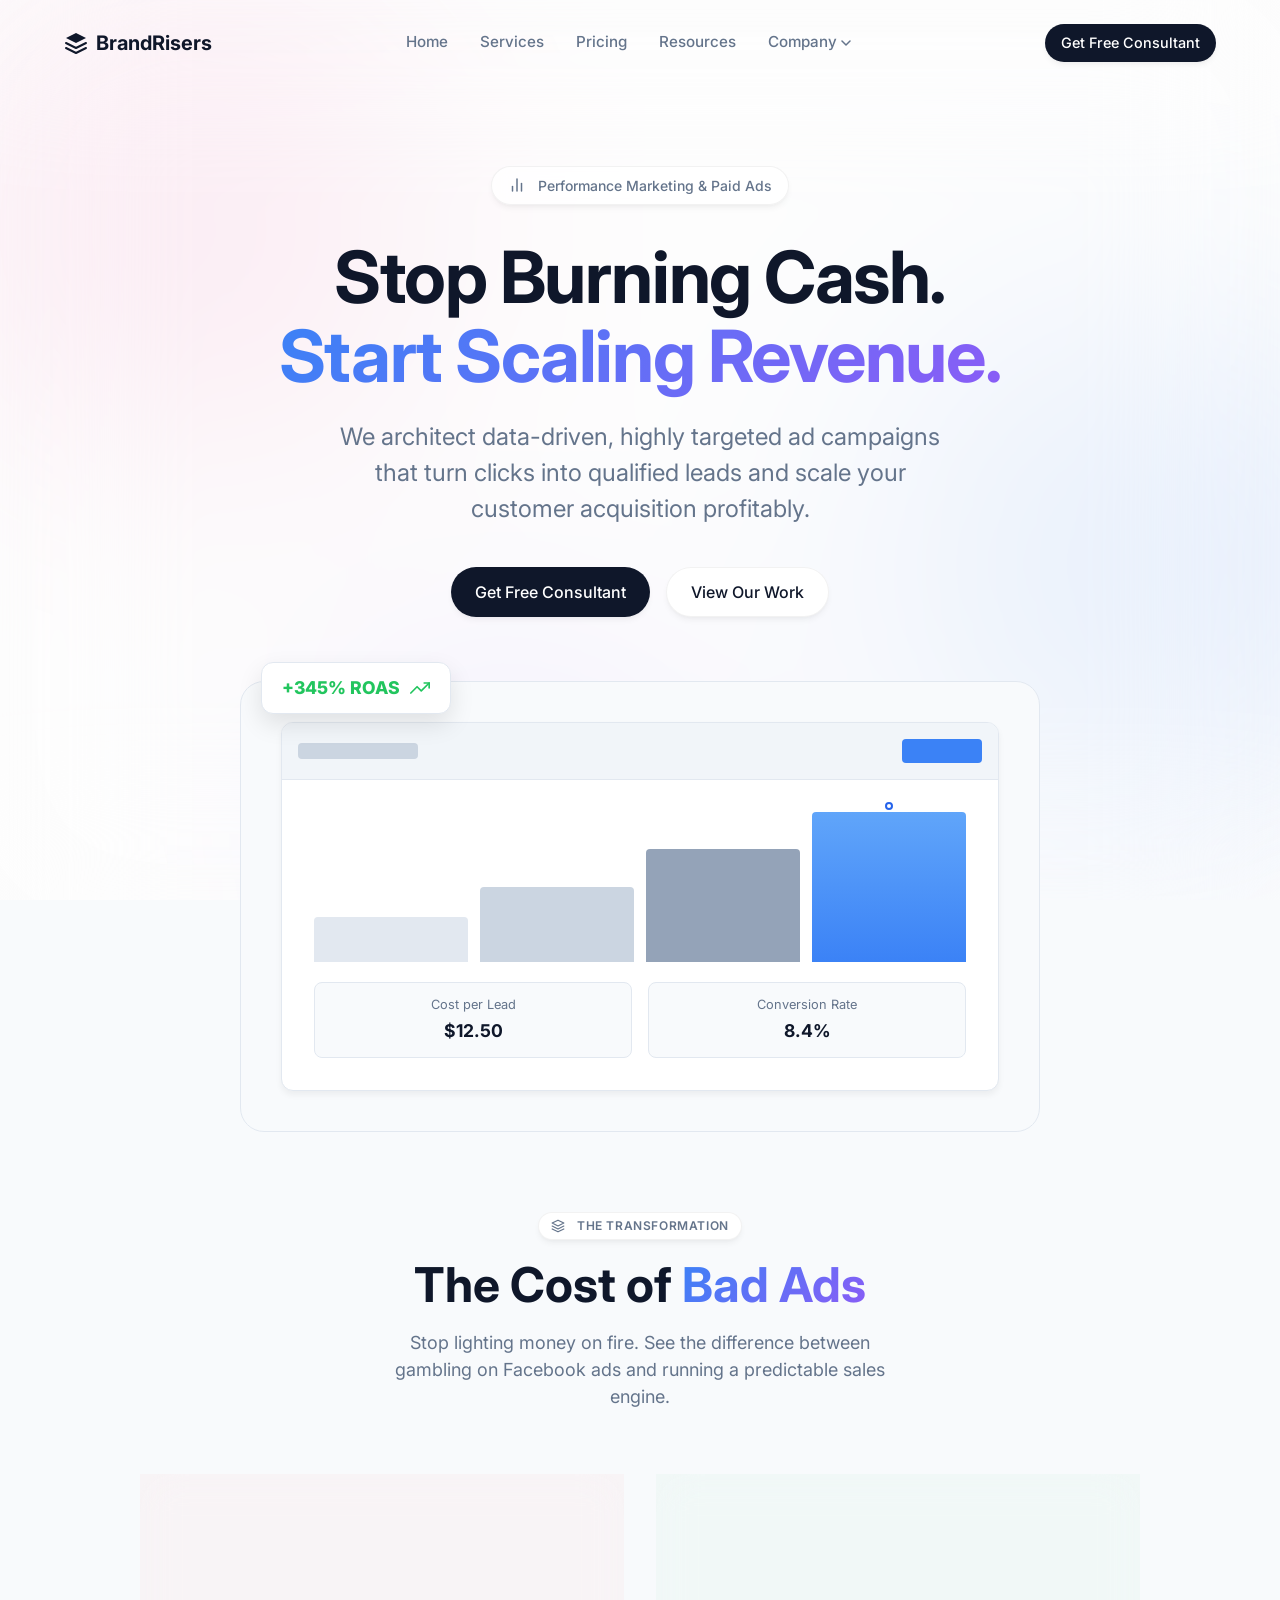
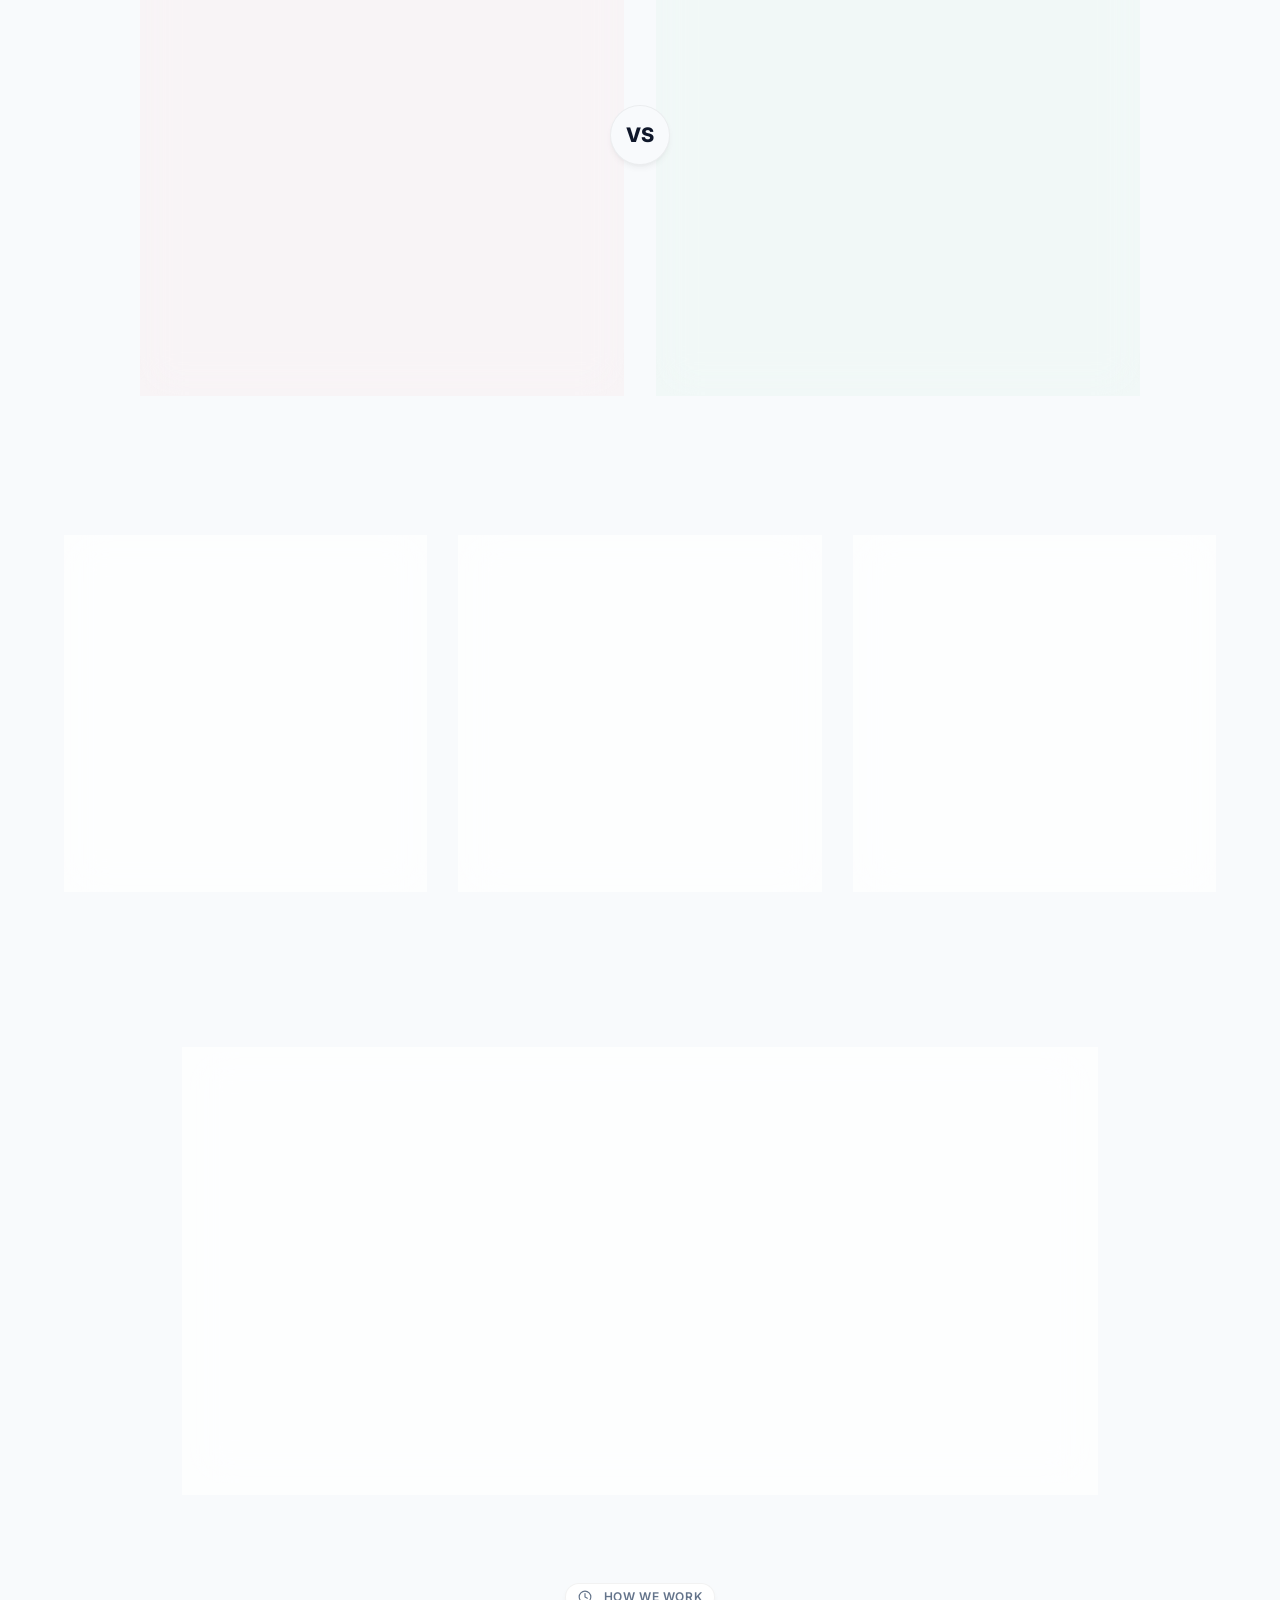
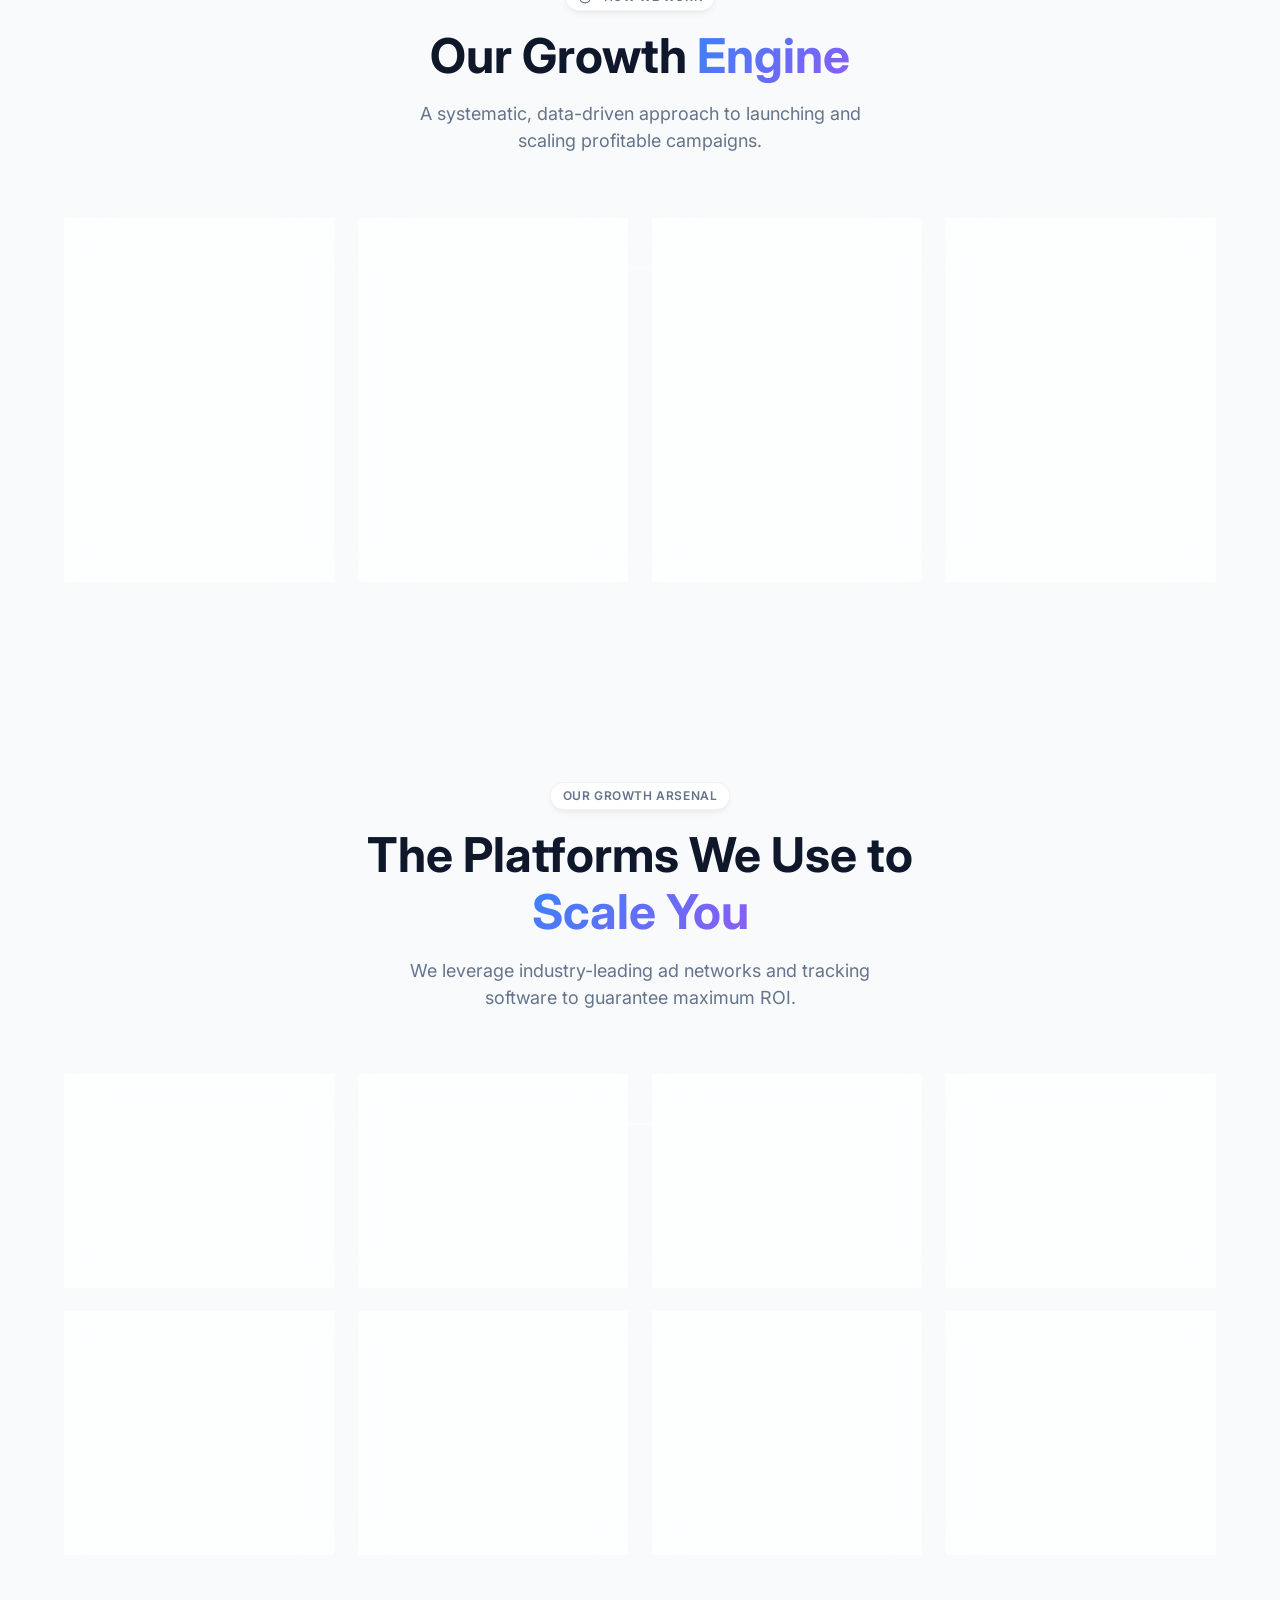
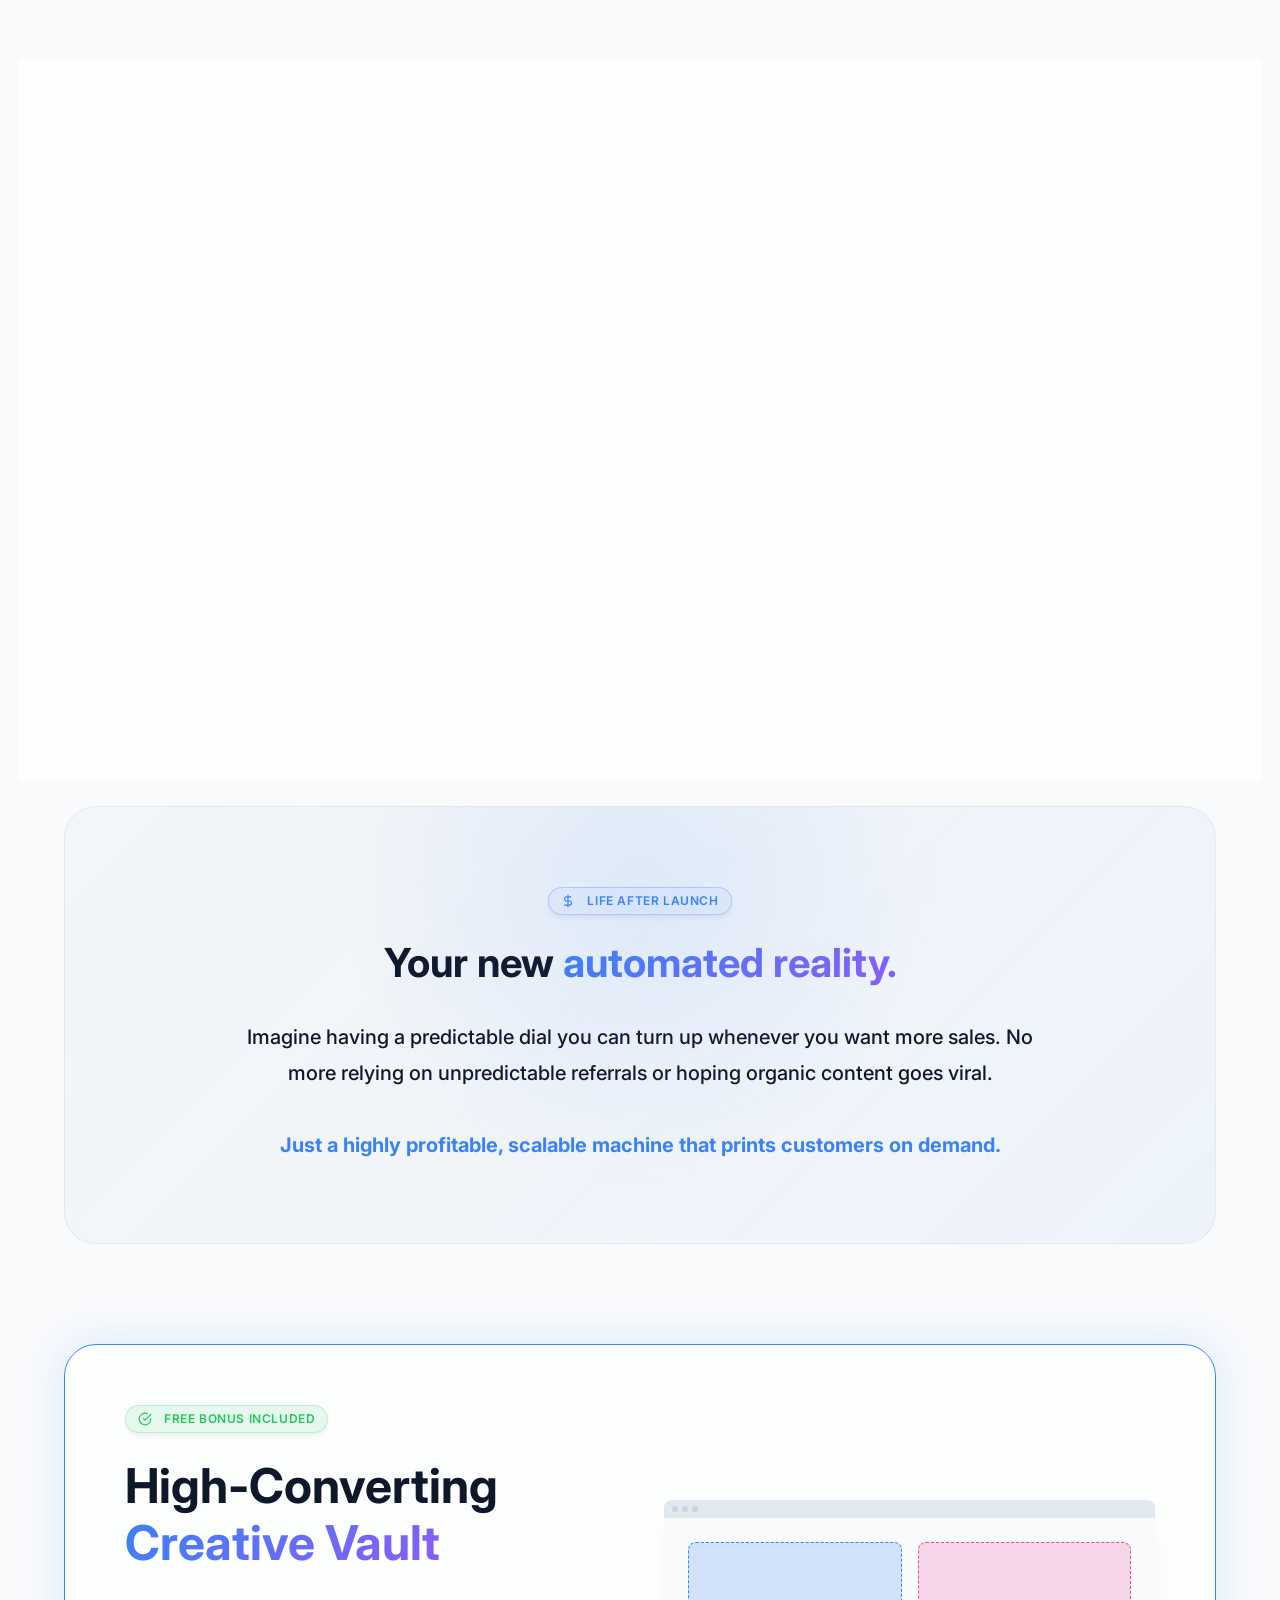
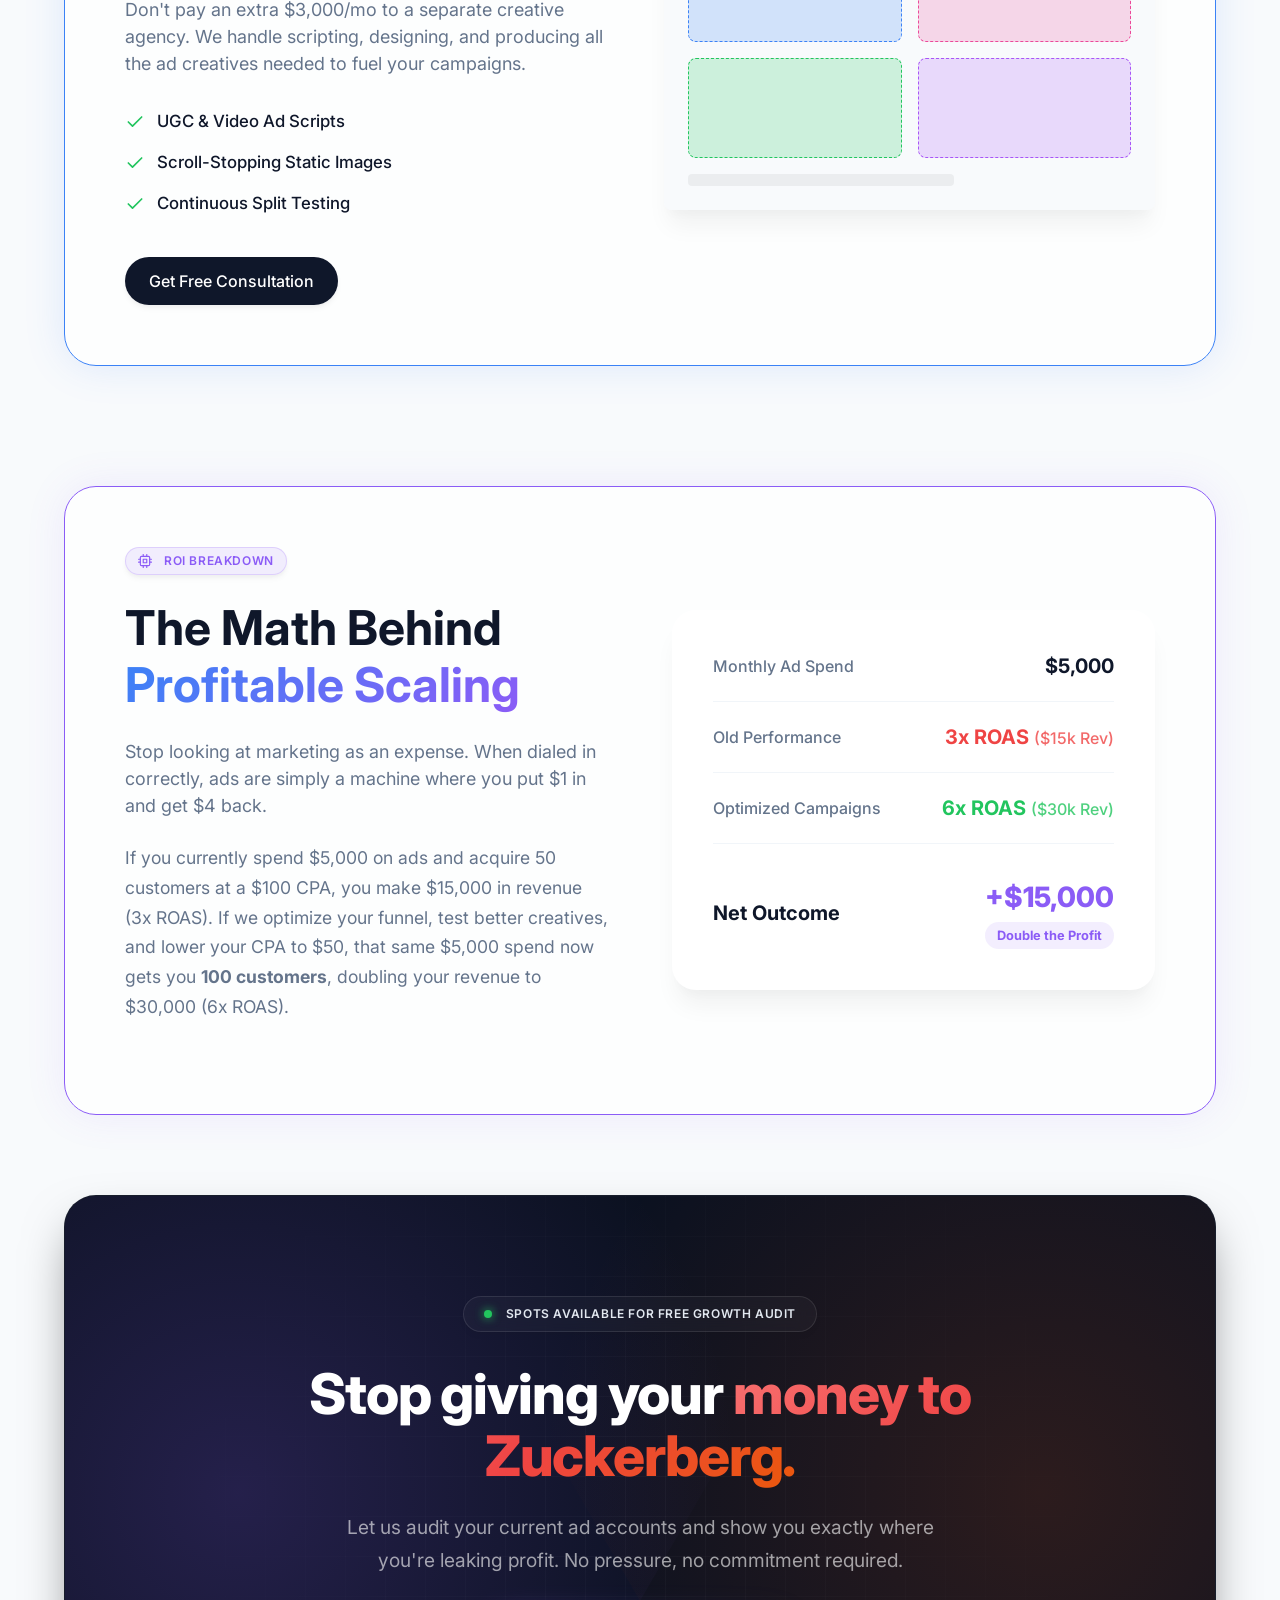
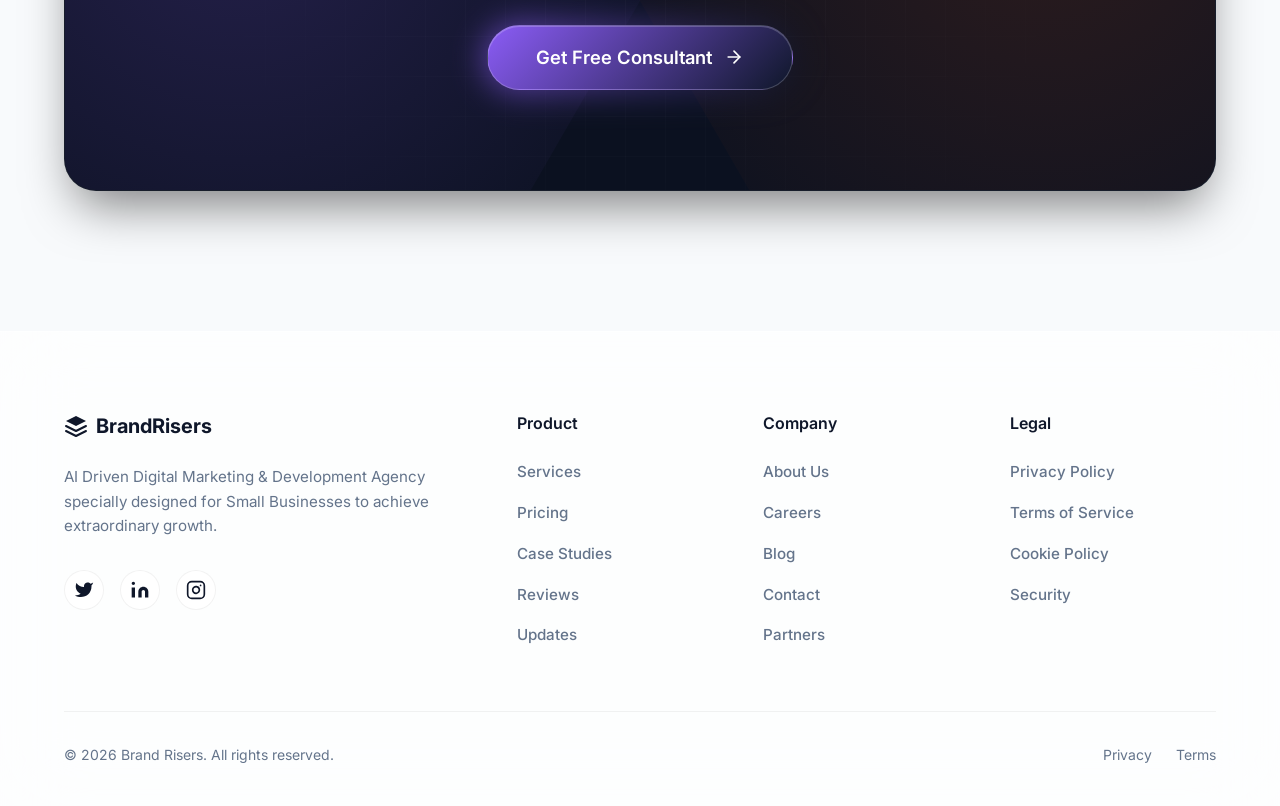
<file: performance-marketing.html>
<!DOCTYPE html>
<html lang="en">

<head>
    <meta charset="UTF-8">
    <meta name="viewport" content="width=device-width, initial-scale=1.0">
    <title>Performance Marketing & Ads - Brand Risers</title>
    <meta name="description"
        content="Data-driven ad campaigns designed to maximize ROI and generate high-quality leads.">
    <link rel="preconnect" href="https://fonts.googleapis.com">
    <link rel="preconnect" href="https://fonts.gstatic.com" crossorigin>
    <link href="https://fonts.googleapis.com/css2?family=Inter:wght@400;500;600;700&display=swap" rel="stylesheet">
    <link rel="stylesheet" href="styles.css">
</head>

<body>
    <div class="bg-gradient-blobs">
        <div class="blob blob-1"></div>
        <div class="blob blob-2"></div>
        <div class="blob blob-3"></div>
    </div>

    <div class="glass-overlay"></div>

    <nav class="navbar">
        <div class="container nav-container">
            <a href="index.html" class="logo">
                <div class="logo-icon">
                    <svg viewBox="0 0 24 24" fill="none" xmlns="http://www.w3.org/2000/svg">
                        <path d="M12 2L2 7L12 12L22 7L12 2Z" fill="currentColor" />
                        <path d="M2 17L12 22L22 17" stroke="currentColor" stroke-width="2" stroke-linecap="round"
                            stroke-linejoin="round" />
                        <path d="M2 12L12 17L22 12" stroke="currentColor" stroke-width="2" stroke-linecap="round"
                            stroke-linejoin="round" />
                    </svg>
                </div>
                BrandRisers
            </a>

            <ul class="nav-links">
                <li><a href="index.html">Home</a></li>
                <li><a href="index.html#services">Services</a></li>
                <li><a href="#">Pricing</a></li>
                <li><a href="#">Resources</a></li>
                <li><a href="#">Company <svg width="10" height="6" viewBox="0 0 10 6" fill="none"
                            xmlns="http://www.w3.org/2000/svg">
                            <path d="M1 1L5 5L9 1" stroke="currentColor" stroke-width="1.5" stroke-linecap="round"
                                stroke-linejoin="round" />
                        </svg></a></li>
            </ul>

            <div class="nav-actions">
                <a href="#" class="btn btn-primary btn-small">Get Free Consultant</a>
            </div>

            <button class="mobile-menu-btn">
                <svg width="24" height="24" viewBox="0 0 24 24" fill="none" xmlns="http://www.w3.org/2000/svg">
                    <path d="M3 12H21M3 6H21M3 18H21" stroke="currentColor" stroke-width="2" stroke-linecap="round"
                        stroke-linejoin="round" />
                </svg>
            </button>
        </div>
    </nav>

    <main>
        <section class="hero" style="padding-bottom: 60px;">
            <div class="container hero-container">
                <div class="hero-badge" style="padding: 8px 16px;">
                    <svg width="18" height="18" viewBox="0 0 24 24" fill="none" stroke="currentColor" stroke-width="2" stroke-linecap="round" stroke-linejoin="round">
                        <line x1="18" y1="20" x2="18" y2="10"></line><line x1="12" y1="20" x2="12" y2="4"></line><line x1="6" y1="20" x2="6" y2="14"></line>
                    </svg>
                    <span>Performance Marketing & Paid Ads</span>
                </div>

                <h1 class="hero-title">
                    Stop Burning Cash.<br> <span class="text-gradient">Start Scaling Revenue.</span>
                </h1>

                <p class="hero-subtitle">
                    We architect data-driven, highly targeted ad campaigns that turn clicks into qualified leads and scale your customer acquisition profitably.
                </p>

                <div class="hero-cta">
                    <a href="#" class="btn btn-primary">Get Free Consultant</a>
                    <a href="#portfolio" class="btn btn-secondary">View Our Work</a>
                </div>

                <div style="margin-top: 60px; max-width: 800px; margin-left: auto; margin-right: auto; padding: 40px; background: #f8fafc; border-radius: 24px; border: 1px solid #e2e8f0; position: relative;">
                    <!-- Floating ROI badge -->
                    <div class="floating-element" style="position: absolute; top: -20px; left: 20px; background: white; padding: 12px 20px; border-radius: 12px; box-shadow: 0 10px 25px rgba(0,0,0,0.1); border: 1px solid #e2e8f0; display: flex; align-items: center; gap: 10px;">
                        <span style="font-weight: 800; font-size: 1.1rem; color: #22c55e;">+345% ROAS</span>
                        <svg width="20" height="20" viewBox="0 0 24 24" fill="none" stroke="#22c55e" stroke-width="2" stroke-linecap="round" stroke-linejoin="round"><polyline points="23 6 13.5 15.5 8.5 10.5 1 18"></polyline><polyline points="17 6 23 6 23 12"></polyline></svg>
                    </div>
                    
                    <div style="background: white; border-radius: 12px; overflow: hidden; box-shadow: 0 4px 6px rgba(0,0,0,0.05); border: 1px solid #e2e8f0;">
                        <div style="background: #f1f5f9; padding: 16px; border-bottom: 1px solid #e2e8f0; display: flex; justify-content: space-between; align-items: center;">
                            <div style="width: 120px; height: 16px; background: #cbd5e1; border-radius: 4px;"></div>
                            <div style="width: 80px; height: 24px; background: #3b82f6; border-radius: 4px;"></div>
                        </div>
                        <div style="padding: 32px;">
                            <div style="display: flex; align-items: flex-end; gap: 12px; height: 150px; margin-bottom: 20px;">
                                <div style="flex: 1; height: 30%; background: #e2e8f0; border-radius: 4px 4px 0 0;"></div>
                                <div style="flex: 1; height: 50%; background: #cbd5e1; border-radius: 4px 4px 0 0;"></div>
                                <div style="flex: 1; height: 75%; background: #94a3b8; border-radius: 4px 4px 0 0;"></div>
                                <div style="flex: 1; height: 100%; background: linear-gradient(to top, #3b82f6, #60a5fa); border-radius: 4px 4px 0 0; position: relative;">
                                    <div style="position: absolute; top: -10px; left: 50%; transform: translateX(-50%); width: 8px; height: 8px; background: white; border: 2px solid #2563eb; border-radius: 50%;"></div>
                                </div>
                            </div>
                            <div style="display: flex; gap: 16px;">
                                <div style="flex: 1; padding: 12px; background: #f8fafc; border-radius: 8px; border: 1px solid #e2e8f0;">
                                    <div style="font-size: 0.8rem; color: #64748b; margin-bottom: 4px;">Cost per Lead</div>
                                    <div style="font-weight: 700; color: #0f172a; font-size: 1.1rem;">$12.50</div>
                                </div>
                                <div style="flex: 1; padding: 12px; background: #f8fafc; border-radius: 8px; border: 1px solid #e2e8f0;">
                                    <div style="font-size: 0.8rem; color: #64748b; margin-bottom: 4px;">Conversion Rate</div>
                                    <div style="font-weight: 700; color: #0f172a; font-size: 1.1rem;">8.4%</div>
                                </div>
                            </div>
                        </div>
                    </div>
                </div>
            </div>
        </section>

        <!-- The Cost of a Bad Website -->
        <section class="comparison-section animate-on-scroll" style="padding-top: 20px;">
            <div class="container">
                <div class="comparison-header">
                    <div class="section-badge mx-auto">
                        <svg width="14" height="14" viewBox="0 0 24 24" fill="none" xmlns="http://www.w3.org/2000/svg" style="margin-right: 6px;">
                            <path d="M12 2L2 7l10 5 10-5-10-5z" stroke="currentColor" stroke-width="2" stroke-linecap="round" stroke-linejoin="round"/>
                            <path d="M2 17l10 5 10-5" stroke="currentColor" stroke-width="2" stroke-linecap="round" stroke-linejoin="round"/>
                            <path d="M2 12l10 5 10-5" stroke="currentColor" stroke-width="2" stroke-linecap="round" stroke-linejoin="round"/>
                        </svg>
                        The Transformation
                    </div>
                    <h2 class="section-title">The Cost of <span class="text-gradient">Bad Ads</span></h2>
                    <p class="section-subtitle mx-auto">Stop lighting money on fire. See the difference between gambling on Facebook ads and running a predictable sales engine.</p>
                </div>

                <div class="comparison-grid">
                    <!-- Before Card -->
                    <div class="comparison-card before-card">
                        <div class="comparison-card-header">
                            <div class="comparison-icon before-icon">
                                <svg width="24" height="24" viewBox="0 0 24 24" fill="none" xmlns="http://www.w3.org/2000/svg">
                                    <line x1="18" y1="6" x2="6" y2="18" stroke="currentColor" stroke-width="2" stroke-linecap="round" stroke-linejoin="round"/>
                                    <line x1="6" y1="6" x2="18" y2="18" stroke="currentColor" stroke-width="2" stroke-linecap="round" stroke-linejoin="round"/>
                                </svg>
                            </div>
                            <h3 class="comparison-card-title">Without Us</h3>
                        </div>
                        <ul class="comparison-list">
                            <li>
                                <span class="list-icon before-bullet">&times;</span>
                                Wasting budget on "Boosted Posts" that generate zero ROI.
                            </li>
                            <li>
                                <span class="list-icon before-bullet">&times;</span>
                                High Cost Per Click (CPC) due to poor targeting and weak ad creatives.
                            </li>
                            <li>
                                <span class="list-icon before-bullet">&times;</span>
                                Flying blind with no pixel tracking or proper attribution.
                            </li>
                            <li>
                                <span class="list-icon before-bullet">&times;</span>
                                Scaling fails because campaigns break when budget increases.
                            </li>
                        </ul>
                    </div>

                    <div class="vs-badge">VS</div>

                    <!-- After Card -->
                    <div class="comparison-card after-card">
                        <div class="comparison-card-header">
                            <div class="comparison-icon after-icon">
                                <svg width="24" height="24" viewBox="0 0 24 24" fill="none" xmlns="http://www.w3.org/2000/svg">
                                    <path d="M20 6L9 17l-5-5" stroke="currentColor" stroke-width="2" stroke-linecap="round" stroke-linejoin="round"/>
                                </svg>
                            </div>
                            <h3 class="comparison-card-title">With Us</h3>
                        </div>
                        <ul class="comparison-list">
                            <li>
                                <span class="list-icon after-bullet">&#10003;</span>
                                Crystal-clear tracking: You know exactly what $1 in ad spend returns.
                            </li>
                            <li>
                                <span class="list-icon after-bullet">&#10003;</span>
                                Scroll-stopping creative that drastically lowers your cost per lead.
                            </li>
                            <li>
                                <span class="list-icon after-bullet">&#10003;</span>
                                Advanced retargeting campaigns that capture missed opportunities.
                            </li>
                            <li>
                                <span class="list-icon after-bullet">&#10003;</span>
                                Sustainable, profitable scaling frameworks that grow your business.
                            </li>
                        </ul>
                    </div>
                </div>
            </div>
        </section>
        <!-- Service Benefits -->
        <section class="benefits-section animate-on-scroll" style="padding-top: 40px;">
            <div class="container">
                <div class="benefits-grid">
                    <div class="benefit-card">
                        <div class="benefit-icon">
                            <svg width="24" height="24" viewBox="0 0 24 24" fill="none" stroke="currentColor" stroke-width="2" stroke-linecap="round" stroke-linejoin="round"><path d="M13 2L3 14h9l-1 8 10-12h-9l1-8z"></path></svg>
                        </div>
                        <h3 class="benefit-title">Laser Targeting</h3>
                        <p class="benefit-desc">We use advanced audience building and machine learning to put your offer directly in front of buyers with high intent.</p>
                    </div>
                    <div class="benefit-card">
                        <div class="benefit-icon">
                            <svg width="24" height="24" viewBox="0 0 24 24" fill="none" stroke="currentColor" stroke-width="2" stroke-linecap="round" stroke-linejoin="round"><polygon points="12 2 2 7 12 12 22 7 12 2"></polygon><polyline points="2 17 12 22 22 17"></polyline><polyline points="2 12 12 17 22 12"></polyline></svg>
                        </div>
                        <h3 class="benefit-title">Creative Testing</h3>
                        <p class="benefit-desc">We constantly A/B test angles, hooks, formats, and copy to find the winning combination that scales.</p>
                    </div>
                    <div class="benefit-card">
                        <div class="benefit-icon">
                            <svg width="24" height="24" viewBox="0 0 24 24" fill="none" stroke="currentColor" stroke-width="2" stroke-linecap="round" stroke-linejoin="round"><line x1="12" y1="1" x2="12" y2="23"></line><path d="M17 5H9.5a3.5 3.5 0 0 0 0 7h5a3.5 3.5 0 0 1 0 7H6"></path></svg>
                        </div>
                        <h3 class="benefit-title">Profit First</h3>
                        <p class="benefit-desc">We optimize for ROAS (Return on Ad Spend) and actual booked revenue, not vanity metrics like likes or impressions.</p>
                    </div>
                </div>
            </div>
        </section>
        <!-- Who We Help Section -->
        <section class="who-we-help-section animate-on-scroll" style="padding: 60px 0;">
            <div class="container">
                <div class="who-we-help-card" style="background: var(--glass-bg); backdrop-filter: blur(20px); border: 1px solid var(--glass-border); border-radius: 32px; padding: 64px; text-align: center; box-shadow: var(--shadow-sm); max-width: 900px; margin: 0 auto;">
                    <div class="wwh-content">
                        <div class="section-badge mx-auto" style="margin-bottom: 24px;">
                            <svg width="14" height="14" viewBox="0 0 24 24" fill="none" xmlns="http://www.w3.org/2000/svg" style="margin-right: 6px;">
                                <path d="M17 21v-2a4 4 0 0 0-4-4H5a4 4 0 0 0-4 4v2" stroke="currentColor" stroke-width="2" stroke-linecap="round" stroke-linejoin="round"/>
                                <circle cx="9" cy="7" r="4" stroke="currentColor" stroke-width="2" stroke-linecap="round" stroke-linejoin="round"/>
                                <path d="M23 21v-2a4 4 0 0 0-3-3.87" stroke="currentColor" stroke-width="2" stroke-linecap="round" stroke-linejoin="round"/>
                                <path d="M16 3.13a4 4 0 0 1 0 7.75" stroke="currentColor" stroke-width="2" stroke-linecap="round" stroke-linejoin="round"/>
                            </svg>
                            Who This Is Actually For
                        </div>
                        <h2 class="wwh-title" style="font-size: 2.5rem; font-weight: 700; line-height: 1.2; margin-bottom: 32px; color: var(--text-primary);">We partner with <span class="text-highlight">ambitious founders</span> who are tired of looking amateur and ready to cross the <span class="text-gradient">7-figure mark.</span></h2>
                        
                        <div class="wwh-tags" style="display: flex; flex-wrap: wrap; justify-content: center; gap: 12px;">
                            <span class="wwh-tag" style="background: white; border: 1px solid var(--border-color); padding: 8px 20px; border-radius: 999px; font-size: 0.95rem; font-weight: 500; color: var(--text-secondary); box-shadow: var(--shadow-sm);">Small Businesses</span>
                            <span class="wwh-tag" style="background: white; border: 1px solid var(--border-color); padding: 8px 20px; border-radius: 999px; font-size: 0.95rem; font-weight: 500; color: var(--text-secondary); box-shadow: var(--shadow-sm);">SaaS & Tech Startups</span>
                            <span class="wwh-tag" style="background: white; border: 1px solid var(--border-color); padding: 8px 20px; border-radius: 999px; font-size: 0.95rem; font-weight: 500; color: var(--text-secondary); box-shadow: var(--shadow-sm);">Local Service Businesses</span>
                        </div>
                    </div>
                </div>
            </div>
        </section>

        <!-- How We Work -->
        <section class="process-section animate-on-scroll" style="padding-top: 40px;">
            <div class="container process-container">
                <div class="process-header">
                    <div class="section-badge mx-auto">
                        <svg width="14" height="14" viewBox="0 0 24 24" fill="none" xmlns="http://www.w3.org/2000/svg" style="margin-right: 6px;">
                            <path d="M12 22C17.5228 22 22 17.5228 22 12C22 6.47715 17.5228 2 12 2C6.47715 2 2 6.47715 2 12C2 17.5228 6.47715 22 12 22Z" stroke="currentColor" stroke-width="2" stroke-linecap="round" stroke-linejoin="round"/>
                            <path d="M12 6V12L16 14" stroke="currentColor" stroke-width="2" stroke-linecap="round" stroke-linejoin="round"/>
                        </svg>
                        How We Work
                    </div>
                    <h2 class="section-title">Our Growth <span class="text-gradient">Engine</span></h2>
                    <p class="section-subtitle mx-auto">A systematic, data-driven approach to launching and scaling profitable campaigns.</p>
                </div>

                <div class="process-grid">
                    <div class="process-card">
                        <div class="process-step-number">01</div>
                        <div class="process-icon">
                            <svg width="24" height="24" viewBox="0 0 24 24" fill="none" stroke="currentColor" stroke-width="2" stroke-linecap="round" stroke-linejoin="round"><path d="M21.21 15.89A10 10 0 1 1 8 2.83"></path><path d="M22 12A10 10 0 0 0 12 2v10z"></path></svg>
                        </div>
                        <h3 class="process-title">Data & Tracking Setup</h3>
                        <p class="process-desc">We implement robust server-side tracking, pixels, and Conversion APIs so every cent of revenue is accurately attributed.</p>
                    </div>

                    <div class="process-card">
                        <div class="process-step-number">02</div>
                        <div class="process-icon">
                            <svg width="24" height="24" viewBox="0 0 24 24" fill="none" stroke="currentColor" stroke-width="2" stroke-linecap="round" stroke-linejoin="round"><path d="M12 20v-6M6 20V10M18 20V4"></path></svg>
                        </div>
                        <h3 class="process-title">Creative Engineering</h3>
                        <p class="process-desc">Our creative team scripts, designs, and produces a diverse portfolio of video and static ads designed specifically to convert.</p>
                    </div>

                    <div class="process-card">
                        <div class="process-step-number">03</div>
                        <div class="process-icon">
                            <svg width="24" height="24" viewBox="0 0 24 24" fill="none" stroke="currentColor" stroke-width="2" stroke-linecap="round" stroke-linejoin="round"><polyline points="22 12 18 12 15 21 9 3 6 12 2 12"></polyline></svg>
                        </div>
                        <h3 class="process-title">The Testing Phase</h3>
                        <p class="process-desc">We launch initial campaigns with strict budgets to gather data, identify winning audiences, and find the most profitable creatives.</p>
                    </div>

                    <div class="process-card">
                        <div class="process-step-number">04</div>
                        <div class="process-icon">
                            <svg width="24" height="24" viewBox="0 0 24 24" fill="none" stroke="currentColor" stroke-width="2" stroke-linecap="round" stroke-linejoin="round"><line x1="12" y1="19" x2="12" y2="5"></line><polyline points="5 12 12 5 19 12"></polyline></svg>
                        </div>
                        <h3 class="process-title">Vertical Scaling</h3>
                        <p class="process-desc">Once we find a profitable winner, we aggressively scale the budget while maintaining a high ROAS to explode your growth.</p>
                    </div>
                </div>
            </div>
        </section>

        <!-- Tech Stack -->
        <section class="process-section animate-on-scroll">
            <div class="container process-container">
                <div class="process-header">
                    <div class="section-badge mx-auto">
                        Our Growth Arsenal
                    </div>
                    <h2 class="section-title">The Platforms We Use to <span class="text-gradient">Scale You</span></h2>
                    <p class="section-subtitle mx-auto">We leverage industry-leading ad networks and tracking software to guarantee maximum ROI.</p>
                </div>
                <div class="process-grid">
                    <div class="process-card" style="text-align: center;">
                        <h3 class="process-title" style="margin-top: 16px;">Meta Ads (FB/IG)</h3>
                        <p class="process-desc">Advanced audience targeting and highly scalable creative testing frameworks.</p>
                    </div>
                    <div class="process-card" style="text-align: center;">
                        <h3 class="process-title" style="margin-top: 16px;">Google Ads</h3>
                        <p class="process-desc">Capturing ultra-high intent search traffic ready to buy right now.</p>
                    </div>
                    <div class="process-card" style="text-align: center;">
                        <h3 class="process-title" style="margin-top: 16px;">TikTok Ads</h3>
                        <p class="process-desc">Explosive viral reach and massive underpriced attention for e-commerce.</p>
                    </div>
                    <div class="process-card" style="text-align: center;">
                        <h3 class="process-title" style="margin-top: 16px;">LinkedIn Ads</h3>
                        <p class="process-desc">Laser-focused B2B targeting for high-ticket service providers and SaaS.</p>
                    </div>
                    <div class="process-card" style="text-align: center;">
                        <h3 class="process-title" style="margin-top: 16px;">Triple Whale / Hyros</h3>
                        <p class="process-desc">Pixel-perfect attribution tracking so you know where every dollar goes.</p>
                    </div>
                    <div class="process-card" style="text-align: center;">
                        <h3 class="process-title" style="margin-top: 16px;">Google Tag Manager</h3>
                        <p class="process-desc">Advanced server-side tracking to bypass iOS 14+ data loss.</p>
                    </div>
                    <div class="process-card" style="text-align: center;">
                        <h3 class="process-title" style="margin-top: 16px;">Klaviyo & ActiveCampaign</h3>
                        <p class="process-desc">Backend email automation to maximize LTV and abandoned cart recovery.</p>
                    </div>
                    <div class="process-card" style="text-align: center;">
                        <h3 class="process-title" style="margin-top: 16px;">Looker Studio</h3>
                        <p class="process-desc">Live, transparent reporting dashboards so you always see your exact ROI.</p>
                    </div>
                </div>
            </div>
        </section>

        <!-- Unfair Advantage Guarantee Section -->
        <section class="guarantee-section animate-on-scroll" style="padding: 40px 0 20px 0;">
            <div class="container">
                <div style="background: var(--glass-bg); backdrop-filter: blur(20px); border-radius: 24px; border: 1px solid rgba(234, 88, 12, 0.2); padding: 64px 48px; box-shadow: 0 10px 30px rgba(234, 88, 12, 0.05);">
                    <div style="text-align: center; margin-bottom: 48px;">
                        <div class="section-badge mx-auto" style="color: #ea580c; background: rgba(234, 88, 12, 0.1); border-color: rgba(234, 88, 12, 0.2); margin-bottom: 24px;">
                            <svg width="14" height="14" viewBox="0 0 24 24" fill="none" stroke="currentColor" stroke-width="2" stroke-linecap="round" stroke-linejoin="round" style="margin-right: 6px;"><path d="M12 22s8-4 8-10V5l-8-3-8 3v7c0 6 8 10 8 10z"></path></svg>
                            The Unfair Advantage Guarantee
                        </div>
                        <h2 class="section-title" style="margin-bottom: 16px;">We don't guess. <span style="background: linear-gradient(135deg, #ea580c, #f97316); -webkit-background-clip: text; -webkit-text-fill-color: transparent;">We engineer outcomes.</span></h2>
                        <p class="section-subtitle mx-auto" style="max-width: 650px;">Every campaign we launch is strictly tested and mathematically optimized to dominate your market profitably.</p>
                    </div>

                    <div style="display: grid; grid-template-columns: repeat(auto-fit, minmax(280px, 1fr)); gap: 24px;">
                        <!-- Metric 1 -->
                        <div style="background: white; border-radius: 16px; padding: 40px 32px; border: 1px solid var(--border-color); text-align: center; box-shadow: var(--shadow-sm);">
                            <div style="font-size: 3.5rem; font-weight: 800; color: #ea580c; line-height: 1; margin-bottom: 24px;">3x+</div>
                            <h3 style="font-size: 1.1rem; font-weight: 700; margin-bottom: 12px; color: var(--text-primary);">Target ROAS</h3>
                            <p style="font-size: 0.95rem; color: var(--text-secondary); line-height: 1.6; margin: 0;">We build campaigns designed to triple your investment at minimum.</p>
                        </div>
                        
                        <!-- Metric 2 -->
                        <div style="background: white; border-radius: 16px; padding: 40px 32px; border: 1px solid var(--border-color); text-align: center; box-shadow: var(--shadow-sm);">
                            <div style="font-size: 3.5rem; font-weight: 800; color: #ea580c; line-height: 1; margin-bottom: 24px;">100%</div>
                            <h3 style="font-size: 1.1rem; font-weight: 700; margin-bottom: 12px; color: var(--text-primary);">Data Transparency</h3>
                            <p style="font-size: 0.95rem; color: var(--text-secondary); line-height: 1.6; margin: 0;">Full access to your ad accounts and a live 24/7 reporting dashboard.</p>
                        </div>
                        
                        <!-- Metric 3 -->
                        <div style="background: white; border-radius: 16px; padding: 40px 32px; border: 1px solid var(--border-color); text-align: center; box-shadow: var(--shadow-sm);">
                            <div style="font-size: 3.5rem; font-weight: 800; color: #ea580c; line-height: 1; margin-bottom: 24px;">-40%</div>
                            <h3 style="font-size: 1.1rem; font-weight: 700; margin-bottom: 12px; color: var(--text-primary);">Avg. CPA Drop</h3>
                            <p style="font-size: 0.95rem; color: var(--text-secondary); line-height: 1.6; margin: 0;">Our creative testing framework systematically lowers your customer acquisition cost.</p>
                        </div>
                    </div>
                </div>
            </div>
        </section>

        <!-- Future Pacing Section -->
        <section class="future-pacing-section animate-on-scroll" style="padding: 60px 0 20px 0;">
            <div class="container">
                <div style="background: linear-gradient(135deg, rgba(15, 23, 42, 0.02) 0%, rgba(59, 130, 246, 0.05) 100%); border-radius: 32px; border: 1px solid var(--border-color); padding: 80px 40px; text-align: center; position: relative; overflow: hidden;">
                    <!-- Glow effect -->
                    <div style="position: absolute; top: -50%; left: 50%; transform: translateX(-50%); width: 600px; height: 600px; background: radial-gradient(circle, rgba(59, 130, 246, 0.1) 0%, rgba(255,255,255,0) 70%); pointer-events: none;"></div>
                    
                    <div class="section-badge mx-auto" style="margin-bottom: 24px; border-color: rgba(59, 130, 246, 0.3); color: var(--accent-blue); background: rgba(59, 130, 246, 0.05);">
                        <svg width="14" height="14" viewBox="0 0 24 24" fill="none" stroke="currentColor" stroke-width="2" stroke-linecap="round" stroke-linejoin="round" style="margin-right: 6px;"><path d="M12 2v20M17 5H9.5a3.5 3.5 0 0 0 0 7h5a3.5 3.5 0 0 1 0 7H6"></path></svg>
                        Life After Launch
                    </div>
                    
                    <h2 class="section-title" style="margin-bottom: 32px; font-size: 2.5rem;">Your new <span class="text-gradient">automated reality.</span></h2>
                    
                    <p class="section-subtitle mx-auto" style="font-size: 1.25rem; line-height: 1.8; color: var(--text-primary); max-width: 800px; font-weight: 500;">
                        Imagine having a predictable dial you can turn up whenever you want more sales. No more relying on unpredictable referrals or hoping organic content goes viral. 
                        <br><br>
                        <span style="color: var(--accent-blue); font-weight: 700;">Just a highly profitable, scalable machine that prints customers on demand.</span>
                    </p>
                </div>
            </div>
        </section>

        <!-- Free CRM Bonus Section -->
        <section class="crm-bonus-section animate-on-scroll" style="padding: 80px 0;">
            <div class="container">
                <div style="background: var(--glass-bg); border-radius: 32px; border: 1px solid var(--accent-blue); padding: 60px; box-shadow: 0 0 40px rgba(59, 130, 246, 0.15); display: flex; align-items: center; gap: 48px; flex-wrap: wrap;">
                    <div class="crm-content" style="flex: 1; min-width: 300px;">
                        <div class="section-badge" style="display: inline-flex; background: rgba(34, 197, 94, 0.1); color: #22c55e; border-color: rgba(34, 197, 94, 0.2); margin-bottom: 24px;">
                            <svg width="14" height="14" viewBox="0 0 24 24" fill="none" stroke="currentColor" stroke-width="2" stroke-linecap="round" stroke-linejoin="round" style="margin-right: 6px;"><path d="M22 11.08V12a10 10 0 1 1-5.93-9.14"></path><polyline points="22 4 12 14.01 9 11.01"></polyline></svg>
                            Free Bonus Included
                        </div>
                        <h2 class="section-title" style="margin-bottom: 24px; text-align: left;">High-Converting <span class="text-gradient">Creative Vault</span></h2>
                        <p class="section-subtitle" style="text-align: left; margin: 0 0 32px 0;">Don't pay an extra $3,000/mo to a separate creative agency. We handle scripting, designing, and producing all the ad creatives needed to fuel your campaigns.</p>
                        
                        <ul class="lead-magnet-benefits" style="margin-bottom: 40px;">
                            <li><svg width="20" height="20" viewBox="0 0 24 24" fill="none" stroke="currentColor" stroke-width="2" stroke-linecap="round" stroke-linejoin="round"><polyline points="20 6 9 17 4 12"></polyline></svg> <span style="color: var(--text-primary);">UGC & Video Ad Scripts</span></li>
                            <li><svg width="20" height="20" viewBox="0 0 24 24" fill="none" stroke="currentColor" stroke-width="2" stroke-linecap="round" stroke-linejoin="round"><polyline points="20 6 9 17 4 12"></polyline></svg> <span style="color: var(--text-primary);">Scroll-Stopping Static Images</span></li>
                            <li><svg width="20" height="20" viewBox="0 0 24 24" fill="none" stroke="currentColor" stroke-width="2" stroke-linecap="round" stroke-linejoin="round"><polyline points="20 6 9 17 4 12"></polyline></svg> <span style="color: var(--text-primary);">Continuous Split Testing</span></li>
                        </ul>
                        
                        <a href="#" class="btn btn-primary">Get Free Consultation</a>
                    </div>
                    
                    <div class="crm-visual" style="flex: 1; min-width: 300px;">
                        <div class="mockup-browser" style="border-color: var(--glass-border); box-shadow: var(--shadow-lg); background: var(--bg-color);">
                            <div class="browser-header"><span></span><span></span><span></span></div>
                            <div class="browser-body" style="background: var(--bg-color); padding: 24px;">
                                <!-- Creative Vault Mockup -->
                                <div style="display: grid; grid-template-columns: 1fr 1fr; gap: 16px;">
                                    <div style="height: 100px; background: rgba(59, 130, 246, 0.2); border-radius: 8px; border: 1px dashed #3b82f6;"></div>
                                    <div style="height: 100px; background: rgba(236, 72, 153, 0.2); border-radius: 8px; border: 1px dashed #ec4899;"></div>
                                    <div style="height: 100px; background: rgba(34, 197, 94, 0.2); border-radius: 8px; border: 1px dashed #22c55e;"></div>
                                    <div style="height: 100px; background: rgba(168, 85, 247, 0.2); border-radius: 8px; border: 1px dashed #a855f7;"></div>
                                </div>
                                <div style="height: 12px; width: 60%; background: var(--border-color); border-radius: 4px; margin-top: 16px;"></div>
                            </div>
                        </div>
                    </div>
                </div>
            </div>
        </section>
        <!-- ROI Breakdown Section -->
        <section class="roi-section animate-on-scroll" style="padding: 40px 0 80px 0;">
            <div class="container">
                <div style="background: var(--glass-bg); border-radius: 32px; border: 1px solid var(--accent-purple); padding: 60px; box-shadow: 0 0 40px rgba(139, 92, 246, 0.1); display: flex; align-items: center; gap: 64px; flex-wrap: wrap;">
                    
                    <div class="roi-content" style="flex: 1; min-width: 300px;">
                        <div class="section-badge" style="display: inline-flex; background: rgba(139, 92, 246, 0.1); color: var(--accent-purple); border-color: rgba(139, 92, 246, 0.2); margin-bottom: 24px;">
                            <svg width="14" height="14" viewBox="0 0 24 24" fill="none" stroke="currentColor" stroke-width="2" stroke-linecap="round" stroke-linejoin="round" style="margin-right: 6px;"><rect x="4" y="4" width="16" height="16" rx="2" ry="2"></rect><rect x="9" y="9" width="6" height="6"></rect><line x1="9" y1="1" x2="9" y2="4"></line><line x1="15" y1="1" x2="15" y2="4"></line><line x1="9" y1="20" x2="9" y2="23"></line><line x1="15" y1="20" x2="15" y2="23"></line><line x1="20" y1="9" x2="23" y2="9"></line><line x1="20" y1="14" x2="23" y2="14"></line><line x1="1" y1="9" x2="4" y2="9"></line><line x1="1" y1="14" x2="4" y2="14"></line></svg>
                            ROI Breakdown
                        </div>
                        <h2 class="section-title" style="margin-bottom: 24px; text-align: left;">The Math Behind <br><span class="text-gradient">Profitable Scaling</span></h2>
                        <p class="section-subtitle" style="text-align: left; margin: 0 0 24px 0;">Stop looking at marketing as an expense. When dialed in correctly, ads are simply a machine where you put $1 in and get $4 back.</p>
                        <p style="color: var(--text-secondary); font-size: 1.1rem; line-height: 1.7; margin-bottom: 32px;">
                            If you currently spend $5,000 on ads and acquire 50 customers at a $100 CPA, you make $15,000 in revenue (3x ROAS). If we optimize your funnel, test better creatives, and lower your CPA to $50, that same $5,000 spend now gets you <strong>100 customers</strong>, doubling your revenue to $30,000 (6x ROAS).
                        </p>
                    </div>
                    
                    <div class="roi-visual" style="flex: 1; min-width: 300px;">
                        <div style="background: white; border-radius: 24px; padding: 40px; border: 1px solid var(--glass-border); box-shadow: var(--shadow-lg); display: flex; flex-direction: column; gap: 20px;">
                            <div style="display: flex; justify-content: space-between; align-items: center; padding-bottom: 20px; border-bottom: 1px solid #f1f5f9;">
                                <span style="color: var(--text-secondary); font-weight: 500;">Monthly Ad Spend</span>
                                <span style="font-weight: 700; font-size: 1.25rem;">$5,000</span>
                            </div>
                            <div style="display: flex; justify-content: space-between; align-items: center; padding-bottom: 20px; border-bottom: 1px solid #f1f5f9;">
                                <span style="color: var(--text-secondary); font-weight: 500;">Old Performance</span>
                                <span style="color: #ef4444; font-weight: 700; font-size: 1.25rem;">3x ROAS <span style="font-size: 1rem; opacity: 0.8; font-weight: 500;">($15k Rev)</span></span>
                            </div>
                            <div style="display: flex; justify-content: space-between; align-items: center; padding-bottom: 20px; border-bottom: 1px solid #f1f5f9;">
                                <span style="color: var(--text-secondary); font-weight: 500;">Optimized Campaigns</span>
                                <span style="color: #22c55e; font-weight: 700; font-size: 1.25rem;">6x ROAS <span style="font-size: 1rem; opacity: 0.8; font-weight: 500;">($30k Rev)</span></span>
                            </div>
                            <div style="display: flex; justify-content: space-between; align-items: center; padding-top: 12px;">
                                <span style="color: var(--text-primary); font-weight: 700; font-size: 1.25rem;">Net Outcome</span>
                                <div style="display: flex; flex-direction: column; align-items: flex-end; gap: 4px;">
                                    <span style="color: var(--accent-purple); font-weight: 800; font-size: 1.75rem;">+$15,000</span>
                                    <span style="background: rgba(139, 92, 246, 0.1); color: var(--accent-purple); padding: 4px 12px; border-radius: 99px; font-size: 0.8rem; font-weight: 700;">Double the Profit</span>
                                </div>
                            </div>
                        </div>
                    </div>

                </div>
            </div>
        </section>

        <!-- CTA Section -->
        <!-- CTA Section -->
        <section class="lead-magnet-section animate-on-scroll" style="margin-top: 0; padding-top: 0; padding-bottom: 80px;">
            <div class="container">
                <div class="lead-magnet-card text-center" style="position: relative; overflow: hidden; align-items: center; justify-content: center; text-align: center; display: flex; flex-direction: column; background: #0b1120; border-radius: 32px; padding: 100px 40px; box-shadow: 0 25px 50px -12px rgba(0, 0, 0, 0.5); border: 1px solid rgba(255, 255, 255, 0.05);">
                    
                    <!-- Tech Grid Background -->
                    <div style="position: absolute; inset: 0; background-image: linear-gradient(rgba(255, 255, 255, 0.03) 1px, transparent 1px), linear-gradient(90deg, rgba(255, 255, 255, 0.03) 1px, transparent 1px); background-size: 40px 40px; pointer-events: none; z-index: 0; mask-image: radial-gradient(circle at center, black, transparent 80%); -webkit-mask-image: radial-gradient(circle at center, black, transparent 80%);"></div>

                    <!-- Animated Gradient Glows -->
                    <div style="position: absolute; top: -50%; left: -20%; width: 70%; height: 200%; background: radial-gradient(circle, rgba(139, 92, 246, 0.2) 0%, rgba(255,255,255,0) 70%); pointer-events: none; transform: rotate(30deg); z-index: 0;"></div>
                    <div style="position: absolute; bottom: -50%; right: -20%; width: 70%; height: 200%; background: radial-gradient(circle, rgba(234, 88, 12, 0.15) 0%, rgba(255,255,255,0) 70%); pointer-events: none; transform: rotate(-30deg); z-index: 0;"></div>
                    
                    <!-- Content Layer -->
                    <div style="position: relative; z-index: 2; display: flex; flex-direction: column; align-items: center; width: 100%;">
                        
                        <div class="section-badge mx-auto" style="margin-bottom: 32px; background: rgba(255, 255, 255, 0.03); color: #e2e8f0; border-color: rgba(255, 255, 255, 0.1); backdrop-filter: blur(10px); padding: 8px 20px;">
                            <span style="display: inline-block; width: 8px; height: 8px; background: #22c55e; border-radius: 50%; margin-right: 8px; box-shadow: 0 0 10px #22c55e;"></span>
                            Spots Available for Free Growth Audit
                        </div>
                        
                        <h2 class="lead-magnet-title" style="margin-bottom: 24px; color: white; font-size: 3.5rem; font-weight: 800; max-width: 800px; line-height: 1.1; letter-spacing: -0.02em;">Stop giving your <span style="background: linear-gradient(135deg, #f87171, #ef4444, #ea580c); -webkit-background-clip: text; -webkit-text-fill-color: transparent;">money to Zuckerberg.</span></h2>
                        
                        <p class="lead-magnet-desc" style="max-width: 600px; margin-bottom: 48px; color: rgba(255, 255, 255, 0.6); font-size: 1.2rem; line-height: 1.7;">Let us audit your current ad accounts and show you exactly where you're leaking profit. No pressure, no commitment required.</p>
                        
                        <!-- CTA Button with outer glow rings -->
                        <div style="position: relative; display: inline-block;">
                            <!-- Glow effect behind button -->
                            <div style="position: absolute; inset: -4px; background: linear-gradient(90deg, var(--accent-purple), var(--primary-color)); border-radius: 999px; filter: blur(16px); opacity: 0.6; pointer-events: none;"></div>
                            
                            <a href="#" class="btn btn-primary" style="position: relative; font-size: 1.15rem; padding: 18px 48px; border-radius: 99px; font-weight: 600; background: linear-gradient(135deg, var(--accent-purple), var(--primary-color)); border: 1px solid rgba(255,255,255,0.2); box-shadow: inset 0 1px 0 rgba(255,255,255,0.2); color: white; display: flex; align-items: center; gap: 12px; text-decoration: none;">
                                Get Free Consultant
                                <svg width="20" height="20" viewBox="0 0 24 24" fill="none" stroke="currentColor" stroke-width="2" stroke-linecap="round" stroke-linejoin="round"><line x1="5" y1="12" x2="19" y2="12"></line><polyline points="12 5 19 12 12 19"></polyline></svg>
                            </a>
                        </div>
                    </div>
                </div>
            </div>
        </section>

    </main>

    <!-- Paste footer here -->
    <footer class="site-footer">
        <div class="container footer-container">

            <div class="footer-main">
                <div class="footer-brand">
                    <a href="index.html" class="logo footer-logo">
                        <div class="logo-icon">
                            <svg viewBox="0 0 24 24" fill="none" xmlns="http://www.w3.org/2000/svg">
                                <path d="M12 2L2 7L12 12L22 7L12 2Z" fill="currentColor"/>
                                <path d="M2 17L12 22L22 17" stroke="currentColor" stroke-width="2" stroke-linecap="round" stroke-linejoin="round"/>
                                <path d="M2 12L12 17L22 12" stroke="currentColor" stroke-width="2" stroke-linecap="round" stroke-linejoin="round"/>
                            </svg>
                        </div>
                        BrandRisers
                    </a>
                    <p class="footer-desc">AI Driven Digital Marketing & Development Agency specially designed for Small Businesses to achieve extraordinary growth.</p>
                    <div class="footer-socials">
                        <a href="#" aria-label="Twitter">
                            <svg width="20" height="20" viewBox="0 0 24 24" fill="currentColor" xmlns="http://www.w3.org/2000/svg"><path d="M23 3.01006C22.0424 3.68453 20.9821 4.20125 19.86 4.54006C19.2577 3.84656 18.4573 3.34969 17.567 3.11403C16.6767 2.87837 15.7395 2.91494 14.8821 3.21854C14.0247 3.52215 13.2884 4.07841 12.773 4.8129C12.2576 5.54739 11.9887 6.42398 12 7.32006V8.32006C10.2426 8.36573 8.50127 7.95471 6.93101 7.12513C5.36074 6.29555 4.01142 5.07353 3 3.56006C3 3.56006 -1 12.0601 8 16.5601C5.94053 17.9501 3.48716 18.6601 1 18.5601C10 23.5601 21 18.5601 21 7.56006C20.9991 7.28148 20.9723 7.00392 20.92 6.73006C21.9406 5.67261 22.6608 4.40183 23 3.01006Z"/></svg>
                        </a>
                        <a href="#" aria-label="LinkedIn">
                            <svg width="20" height="20" viewBox="0 0 24 24" fill="currentColor" xmlns="http://www.w3.org/2000/svg"><path d="M16 8C17.5913 8 19.1174 8.63214 20.2426 9.75736C21.3679 10.8826 22 12.4087 22 14V21H18V14C18 13.4696 17.7893 12.9609 17.4142 12.5858C17.0391 12.2107 16.5304 12 16 12C15.4696 12 14.9609 12.2107 14.5858 12.5858C14.2107 12.9609 14 13.4696 14 14V21H10V14C10 12.4087 10.6321 10.8826 11.7574 9.75736C12.8826 8.63214 14.4087 8 16 8V8Z"/><path d="M6 9H2V21H6V9Z"/><path d="M4 6C5.10457 6 6 5.10457 6 4C6 2.89543 5.10457 2 4 2C2.89543 2 2 2.89543 2 4C2 5.10457 2.89543 6 4 6Z"/></svg>
                        </a>
                        <a href="#" aria-label="Instagram">
                            <svg width="20" height="20" viewBox="0 0 24 24" fill="none" stroke="currentColor" stroke-width="2" stroke-linecap="round" stroke-linejoin="round"><rect x="2" y="2" width="20" height="20" rx="5" ry="5"/><path d="M16 11.37A4 4 0 1 1 12.63 8 4 4 0 0 1 16 11.37z"/><line x1="17.5" y1="6.5" x2="17.51" y2="6.5"/></svg>
                        </a>
                    </div>
                </div>

                <div class="footer-links-group">
                    <h3 class="footer-links-title">Product</h3>
                    <ul class="footer-links">
                        <li><a href="index.html#services">Services</a></li>
                        <li><a href="#">Pricing</a></li>
                        <li><a href="#">Case Studies</a></li>
                        <li><a href="#">Reviews</a></li>
                        <li><a href="#">Updates</a></li>
                    </ul>
                </div>

                <div class="footer-links-group">
                    <h3 class="footer-links-title">Company</h3>
                    <ul class="footer-links">
                        <li><a href="#">About Us</a></li>
                        <li><a href="#">Careers</a></li>
                        <li><a href="#">Blog</a></li>
                        <li><a href="#">Contact</a></li>
                        <li><a href="#">Partners</a></li>
                    </ul>
                </div>

                <div class="footer-links-group">
                    <h3 class="footer-links-title">Legal</h3>
                    <ul class="footer-links">
                        <li><a href="#">Privacy Policy</a></li>
                        <li><a href="#">Terms of Service</a></li>
                        <li><a href="#">Cookie Policy</a></li>
                        <li><a href="#">Security</a></li>
                    </ul>
                </div>
            </div>

            <div class="footer-bottom">
                <p>&copy; 2026 Brand Risers. All rights reserved.</p>
                <div class="footer-bottom-links">
                    <a href="#">Privacy</a>
                    <a href="#">Terms</a>
                </div>
            </div>
        </div>
    </footer>
    
    <!-- Consultation Modal -->
    <div id="consultationModal" class="modal-overlay">
        <div class="modal-container">
            <button class="modal-close" id="closeModalBtn">&times;</button>
            <div class="modal-header">
                <h3 class="modal-title">Book Your Free Consultation</h3>
                <p class="modal-desc">Fill out the form below to lock in your session. You'll be redirected to our calendar instantly.</p>
            </div>
            <form id="consultationForm" class="modal-form">
                <div class="form-group">
                    <label for="modalName" class="form-label">Full Name</label>
                    <input type="text" id="modalName" class="form-input" placeholder="John Doe" required>
                </div>
                <div class="form-group">
                    <label for="modalEmail" class="form-label">Email Address</label>
                    <input type="email" id="modalEmail" class="form-input" placeholder="john@company.com" required>
                </div>
                <div class="form-group">
                    <label for="modalPhone" class="form-label">Phone Number</label>
                    <div class="phone-input-group">
                        <select id="modalCountryCode" class="form-input form-select phone-code" aria-label="Country Code">
                            <option value="+91" selected>IN (+91)</option>
                            <option value="+1">US (+1)</option>
                            <option value="+44">UK (+44)</option>
                            <option value="+61">AU (+61)</option>
                            <option value="+49">DE (+49)</option>
                            <option value="+33">FR (+33)</option>
                        </select>
                        <input type="tel" id="modalPhone" class="form-input" placeholder="(555) 000-0000" required>
                    </div>
                </div>
                <div class="form-group">
                    <label for="modalWebsite" class="form-label">Website URL (Optional)</label>
                    <input type="url" id="modalWebsite" class="form-input" placeholder="https://yourwebsite.com">
                </div>
                <button type="submit" class="btn btn-primary w-100 mt-4">Get Free Consultant</button>
            </form>
        </div>
    </div>

    <script src="script.js"></script>
</body>
</html>
</file>
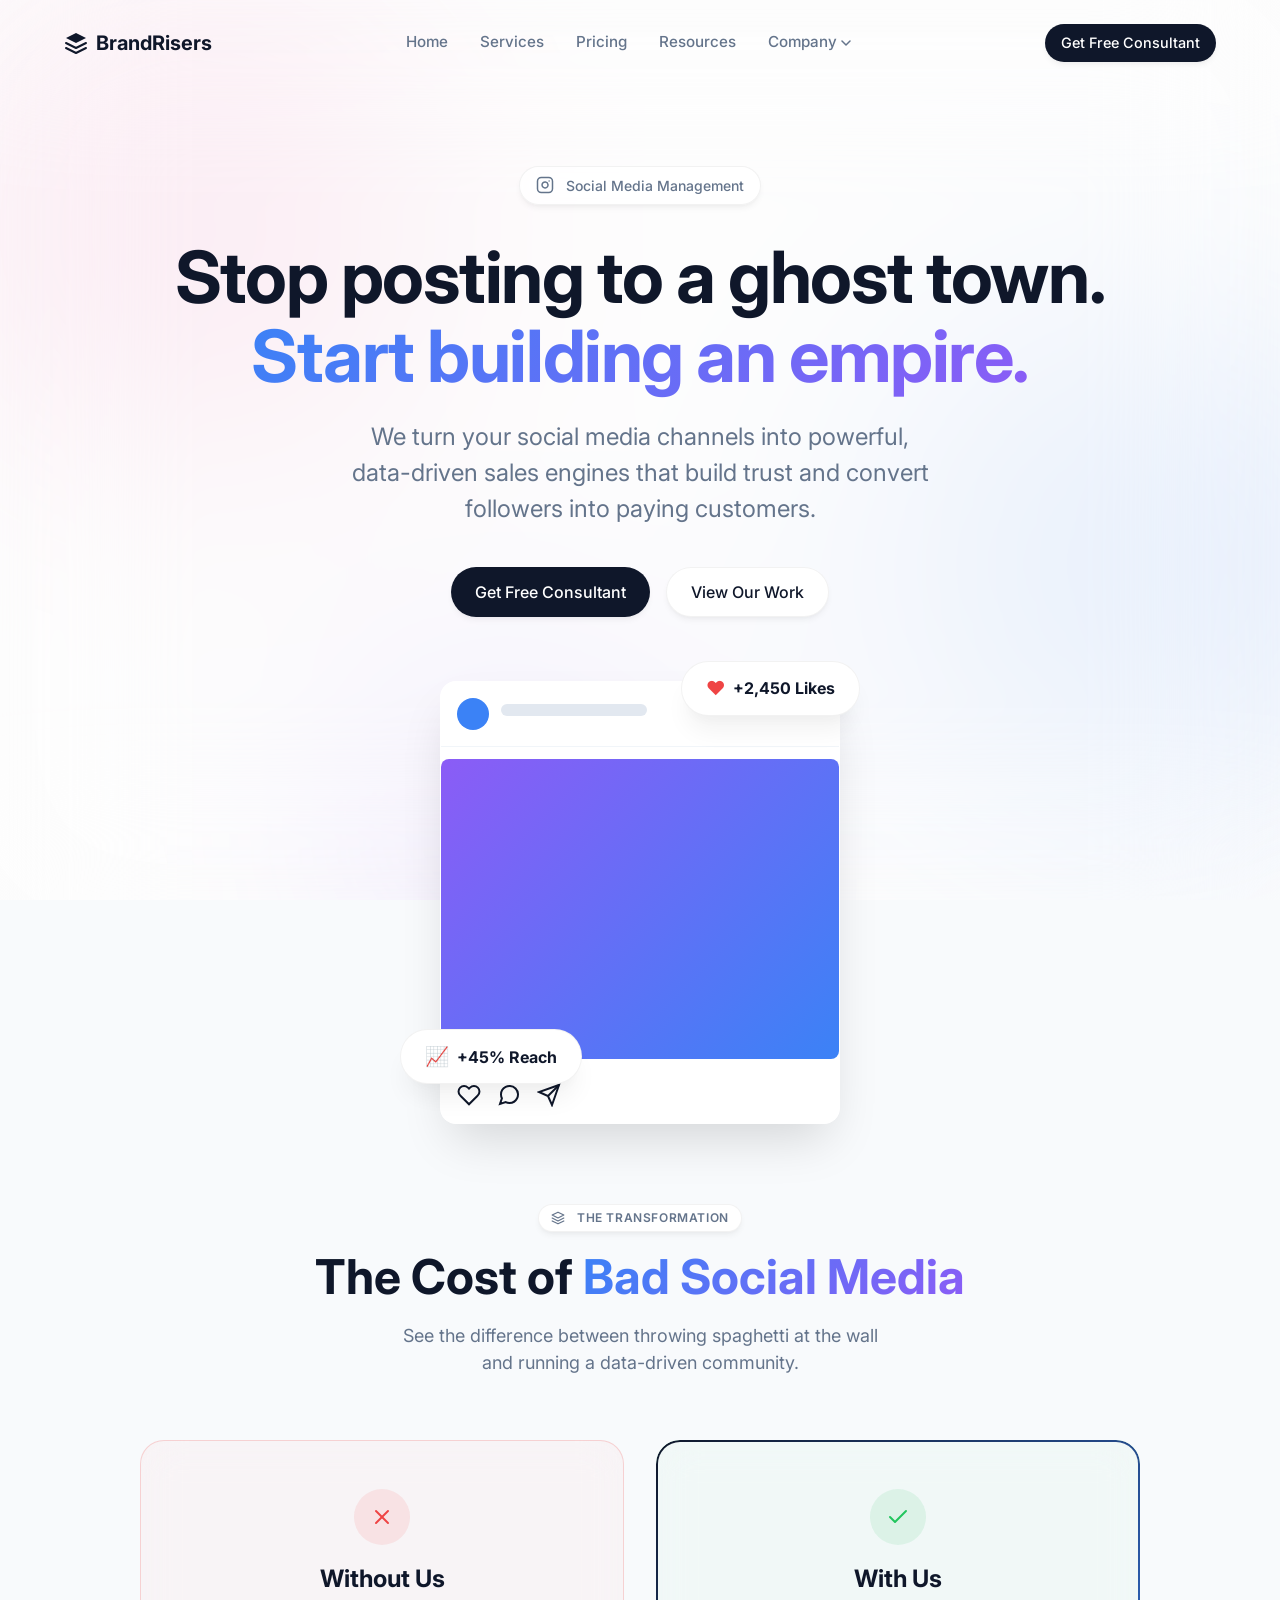
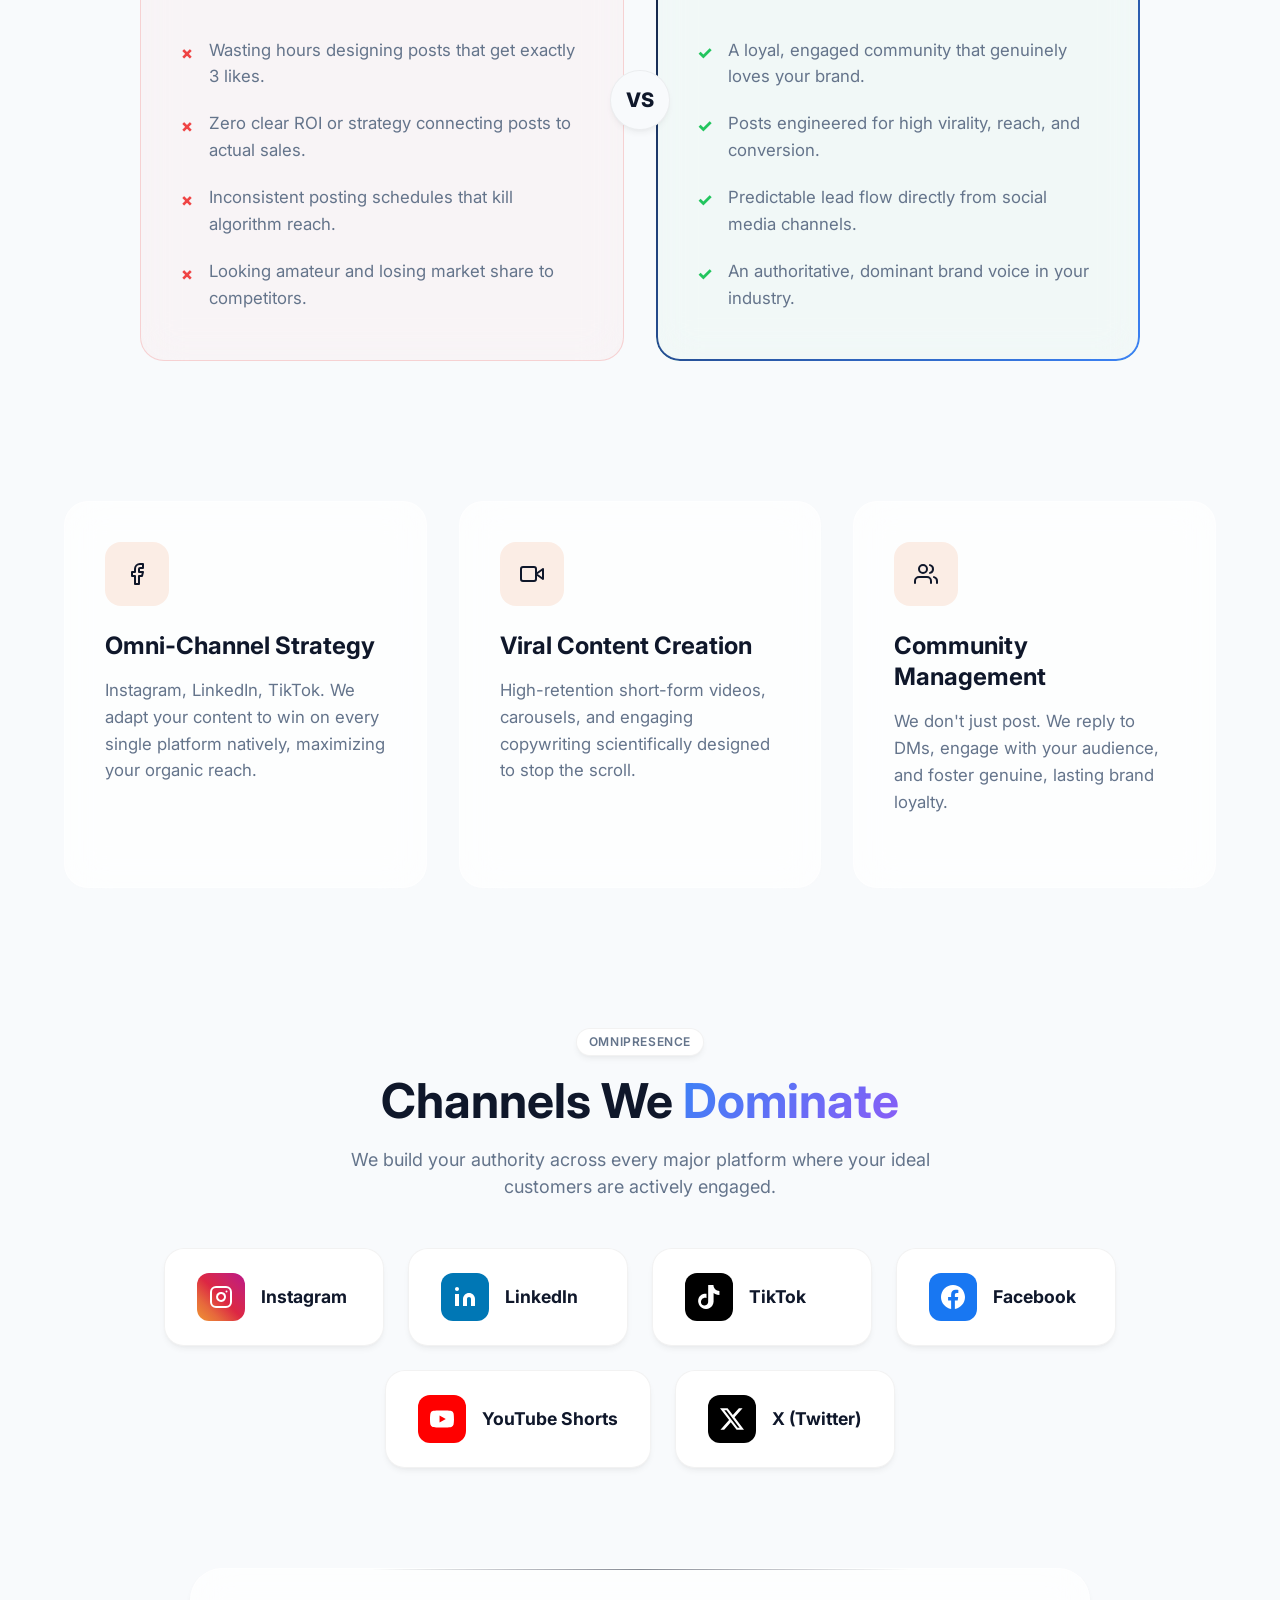
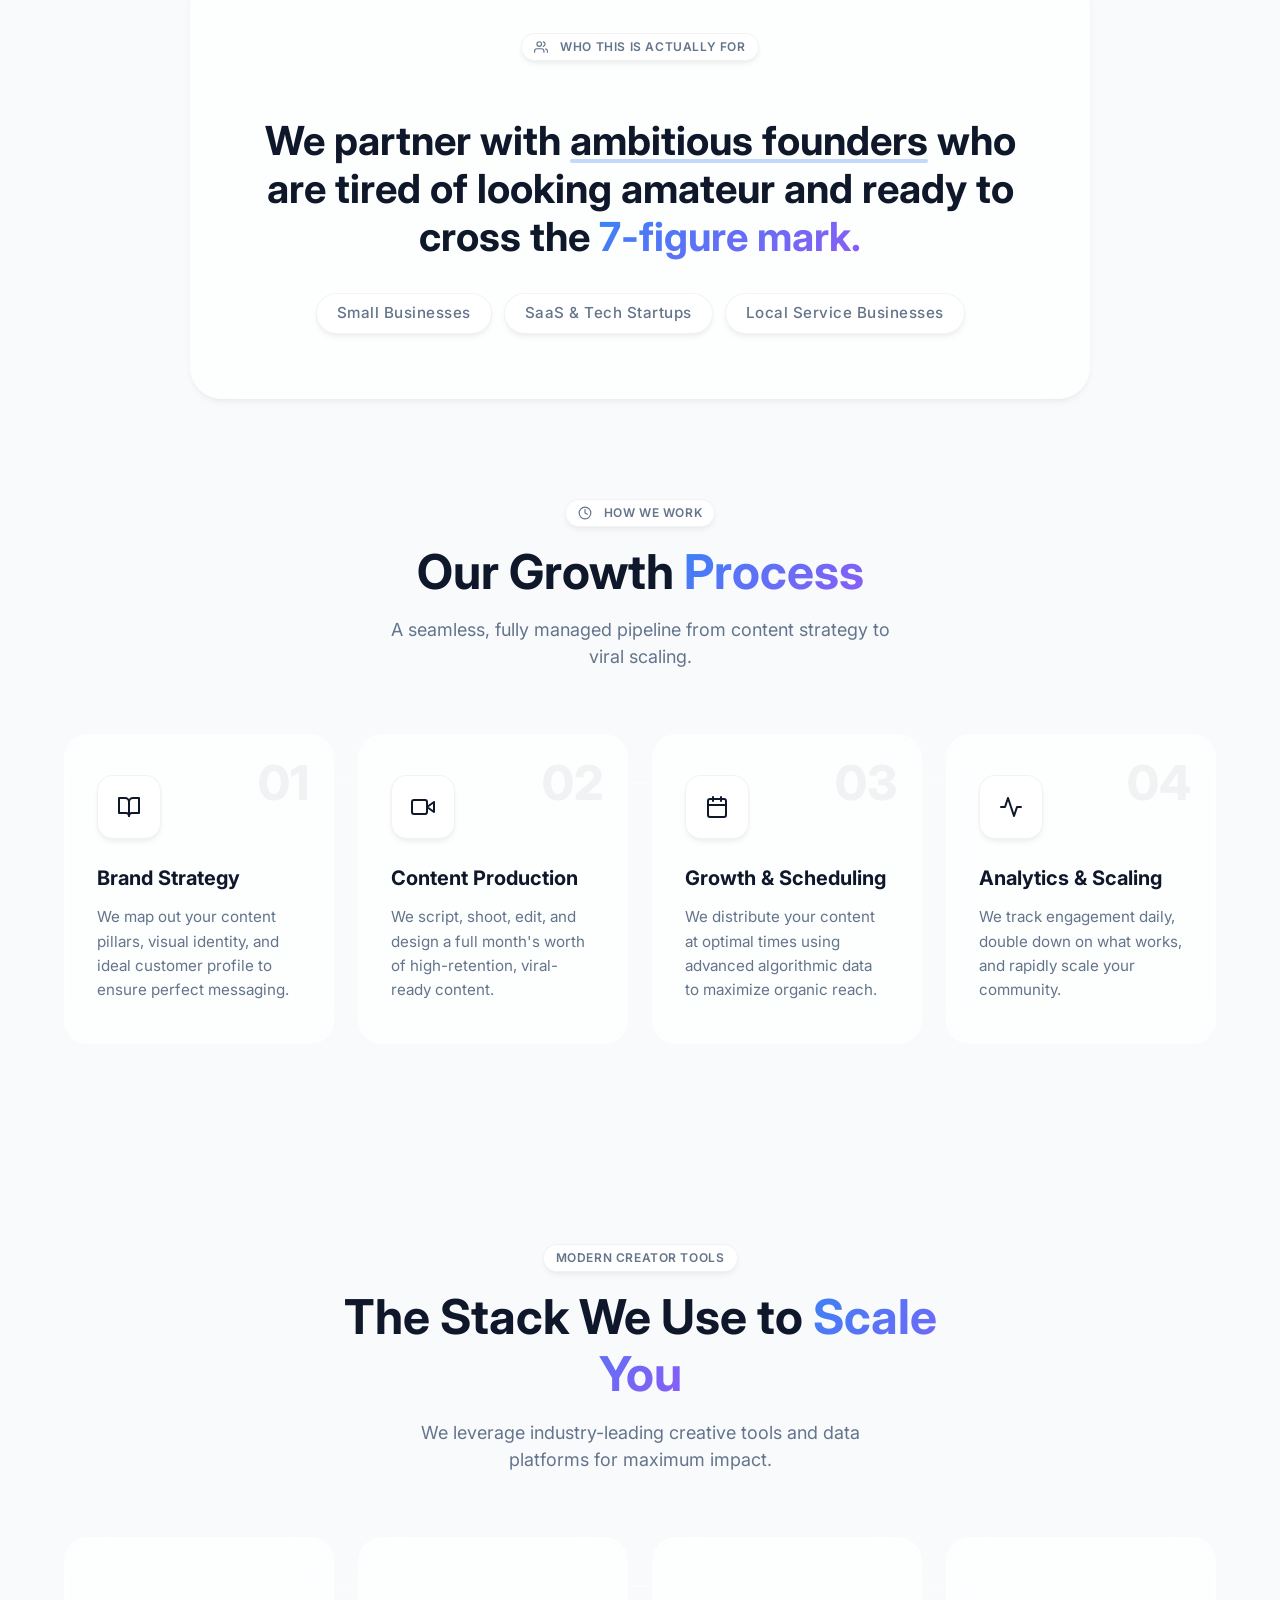
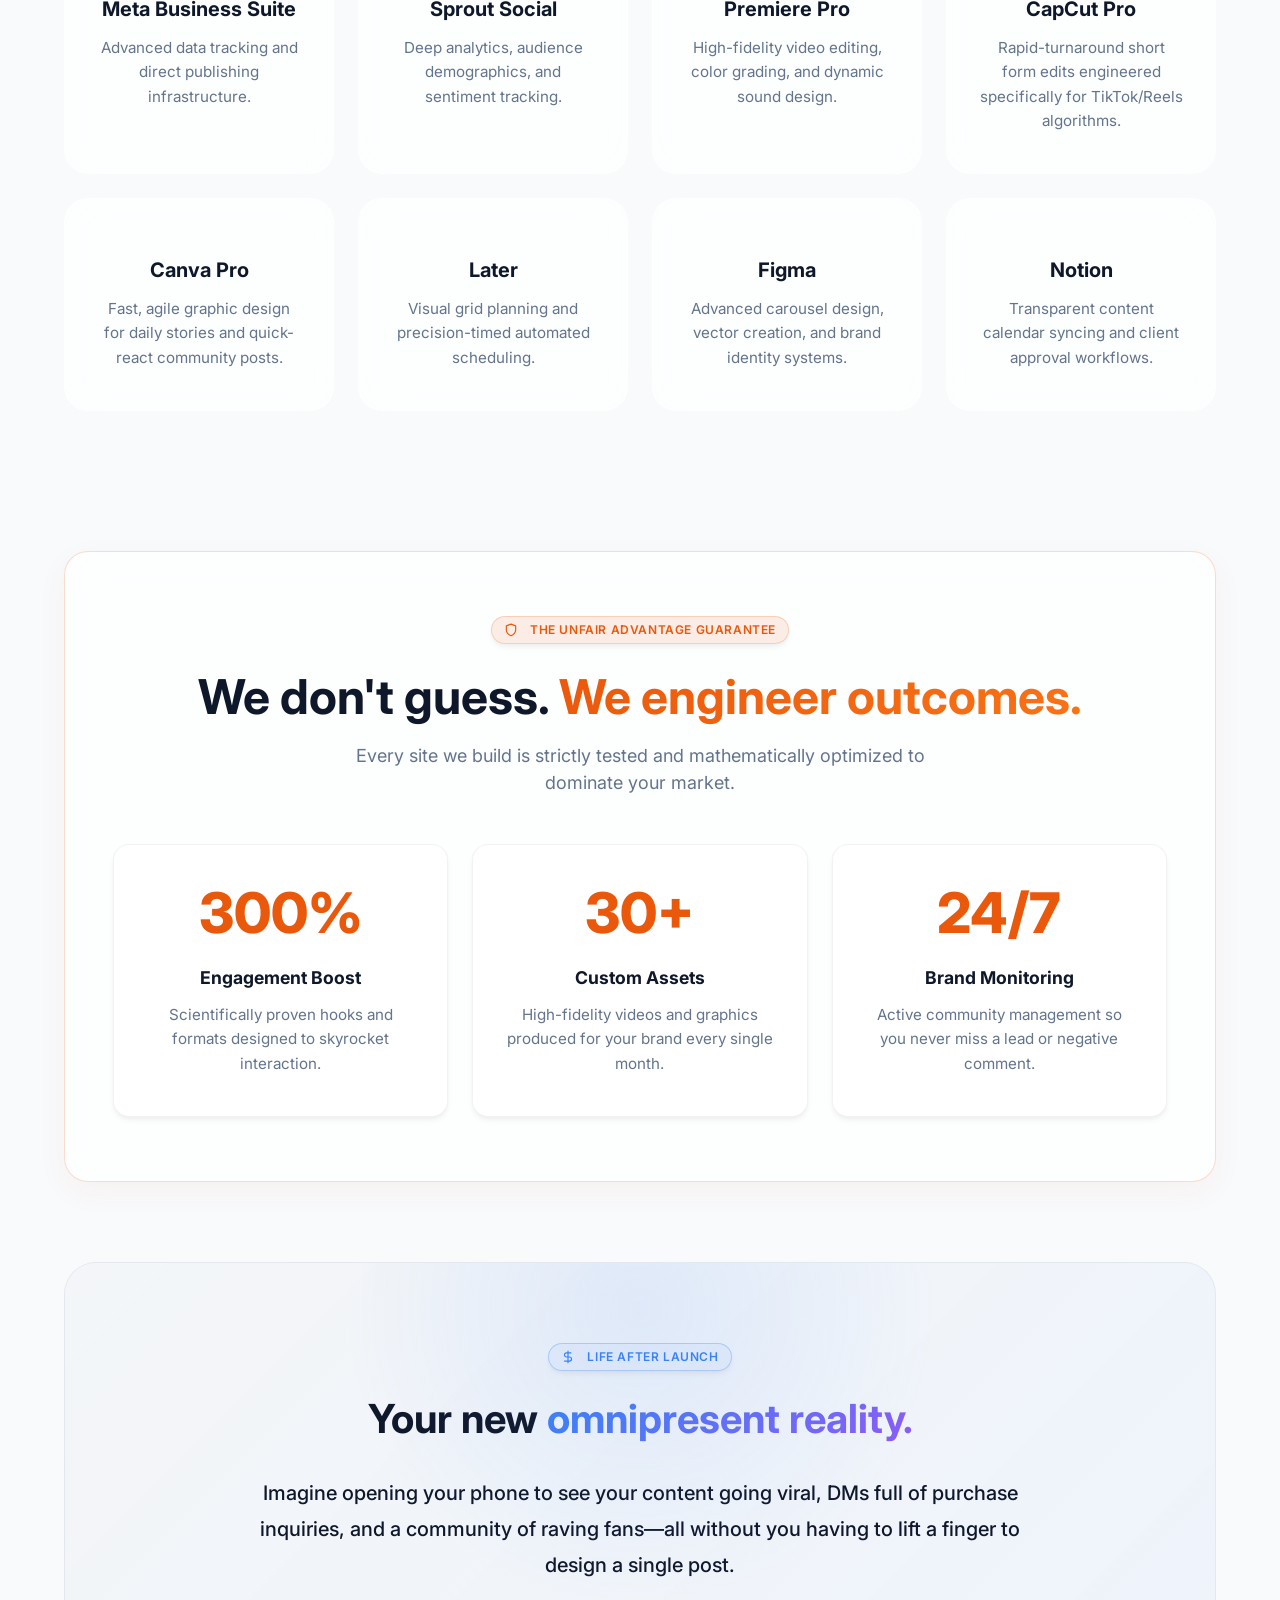
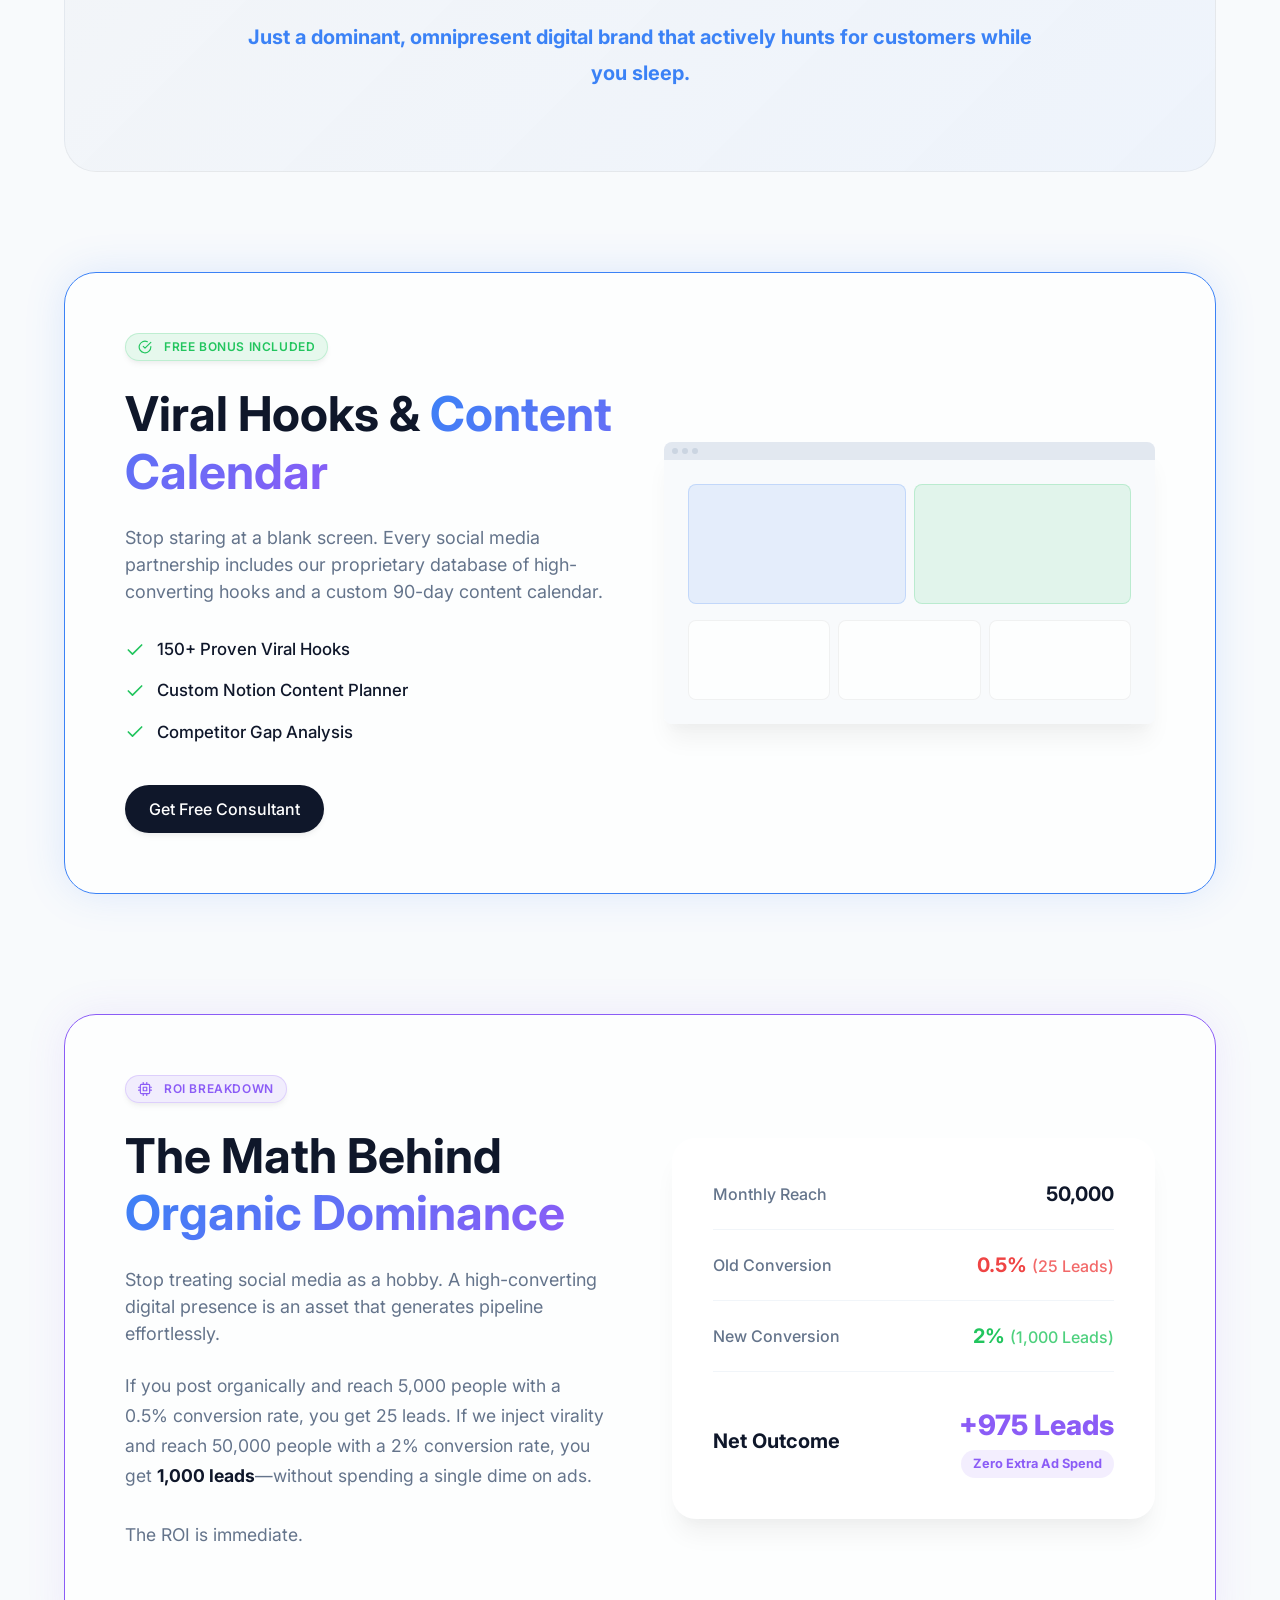
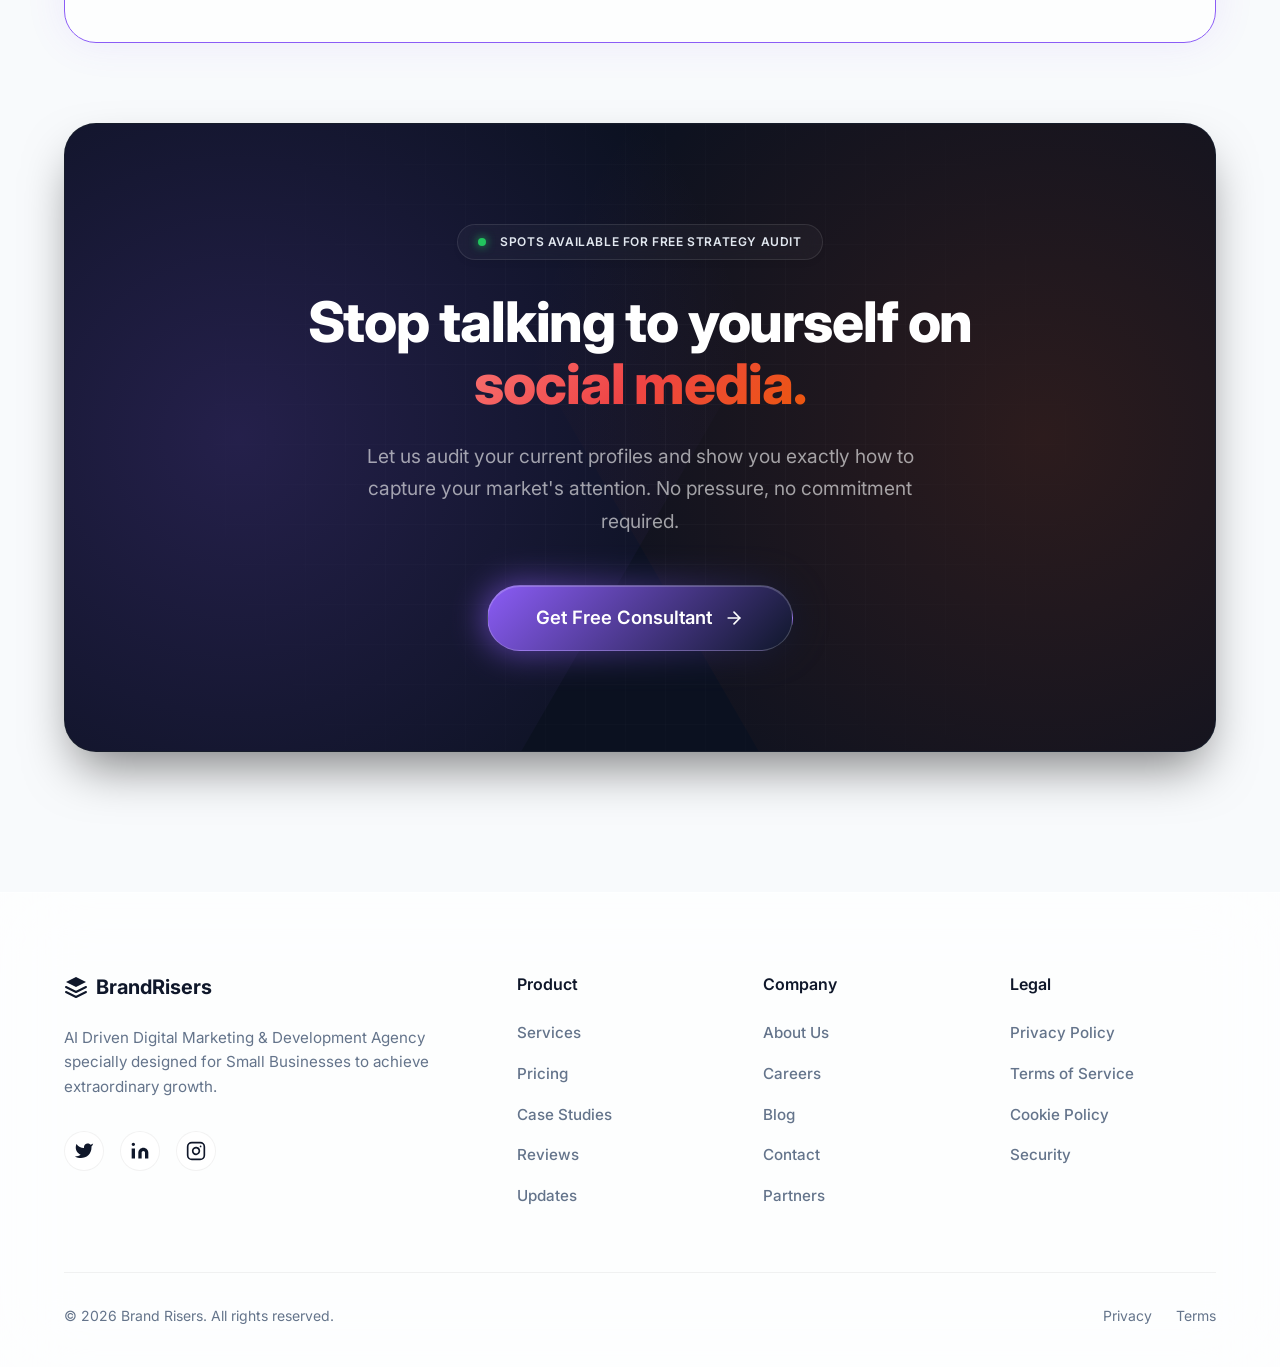
<file: social-media-marketing.html>
<!DOCTYPE html>
<html lang="en">

<head>
    <meta charset="UTF-8">
    <meta name="viewport" content="width=device-width, initial-scale=1.0">
    <title>Social Media Marketing - Brand Risers</title>
    <meta name="description"
        content="Data-Driven Social Media Marketing & Management by Brand Risers.">
    <link rel="preconnect" href="https://fonts.googleapis.com">
    <link rel="preconnect" href="https://fonts.gstatic.com" crossorigin>
    <link href="https://fonts.googleapis.com/css2?family=Inter:wght@400;500;600;700&display=swap" rel="stylesheet">
    <link rel="stylesheet" href="styles.css">
</head>

<body>
    <div class="bg-gradient-blobs">
        <div class="blob blob-1"></div>
        <div class="blob blob-2"></div>
        <div class="blob blob-3"></div>
    </div>

    <div class="glass-overlay"></div>

    <nav class="navbar">
        <div class="container nav-container">
            <a href="index.html" class="logo">
                <div class="logo-icon">
                    <svg viewBox="0 0 24 24" fill="none" xmlns="http://www.w3.org/2000/svg">
                        <path d="M12 2L2 7L12 12L22 7L12 2Z" fill="currentColor" />
                        <path d="M2 17L12 22L22 17" stroke="currentColor" stroke-width="2" stroke-linecap="round"
                            stroke-linejoin="round" />
                        <path d="M2 12L12 17L22 12" stroke="currentColor" stroke-width="2" stroke-linecap="round"
                            stroke-linejoin="round" />
                    </svg>
                </div>
                BrandRisers
            </a>

            <ul class="nav-links">
                <li><a href="index.html">Home</a></li>
                <li><a href="index.html#services">Services</a></li>
                <li><a href="#">Pricing</a></li>
                <li><a href="#">Resources</a></li>
                <li><a href="#">Company <svg width="10" height="6" viewBox="0 0 10 6" fill="none"
                            xmlns="http://www.w3.org/2000/svg">
                            <path d="M1 1L5 5L9 1" stroke="currentColor" stroke-width="1.5" stroke-linecap="round"
                                stroke-linejoin="round" />
                        </svg></a></li>
            </ul>

            <div class="nav-actions">
                <a href="#" class="btn btn-primary btn-small">Get Free Consultant</a>
            </div>

            <button class="mobile-menu-btn">
                <svg width="24" height="24" viewBox="0 0 24 24" fill="none" xmlns="http://www.w3.org/2000/svg">
                    <path d="M3 12H21M3 6H21M3 18H21" stroke="currentColor" stroke-width="2" stroke-linecap="round"
                        stroke-linejoin="round" />
                </svg>
            </button>
        </div>
    </nav>

    <main>
        <section class="hero" style="padding-bottom: 60px;">
            <div class="container hero-container">
                <div class="hero-badge" style="padding: 8px 16px;">
                    <svg width="18" height="18" viewBox="0 0 24 24" fill="none" stroke="currentColor" stroke-width="2" stroke-linecap="round" stroke-linejoin="round">
                        <rect x="2" y="2" width="20" height="20" rx="5" ry="5"></rect><path d="M16 11.37A4 4 0 1 1 12.63 8 4 4 0 0 1 16 11.37z"></path><line x1="17.5" y1="6.5" x2="17.51" y2="6.5"></line>
                    </svg>
                    <span>Social Media Management</span>
                </div>

                <h1 class="hero-title">
                    Stop posting to a ghost town.<br> <span class="text-gradient">Start building an empire.</span>
                </h1>

                <p class="hero-subtitle">
                    We turn your social media channels into powerful, data-driven sales engines that build trust and convert followers into paying customers.
                </p>

                <div class="hero-cta">
                    <a href="#" class="btn btn-primary">Get Free Consultant</a>
                    <a href="#portfolio" class="btn btn-secondary">View Our Work</a>
                </div>

                <div style="margin-top: 60px; max-width: 400px; margin-left: auto; margin-right: auto; position: relative;">
                    <!-- Floating likes/hearts -->
                    <div style="position: absolute; top: -20px; right: -20px; background: white; border-radius: 99px; padding: 12px 24px; box-shadow: var(--shadow-lg); border: 1px solid var(--border-color); display: flex; align-items: center; gap: 8px; z-index: 10; animation: float 6s ease-in-out infinite;">
                        <span style="color: #ef4444; font-size: 1.2rem;">❤️</span>
                        <span style="font-weight: 700; color: var(--text-primary);">+2,450 Likes</span>
                    </div>
                    <div style="position: absolute; bottom: 40px; left: -40px; background: white; border-radius: 99px; padding: 12px 24px; box-shadow: var(--shadow-lg); border: 1px solid var(--border-color); display: flex; align-items: center; gap: 8px; z-index: 10; animation: float 5s ease-in-out infinite alternate;">
                        <span style="color: #22c55e; font-size: 1.2rem;">📈</span>
                        <span style="font-weight: 700; color: var(--text-primary);">+45% Reach</span>
                    </div>

                    <div class="mockup-social" style="box-shadow: 0 25px 50px -12px rgba(0,0,0,0.15); border: 1px solid var(--glass-border); background: white; border-radius: 16px; overflow: hidden;">
                        <div class="social-header" style="padding: 16px; display: flex; align-items: center; gap: 12px; border-bottom: 1px solid #f1f5f9;">
                            <div class="avatar-small" style="width: 32px; height: 32px; border-radius: 50%; background: var(--accent-blue);"></div>
                            <div class="skeleton-line w-1/3" style="height: 12px; width: 40%; background: #e2e8f0; border-radius: 6px;"></div>
                        </div>
                        <div class="social-image" style="height: 300px; background: linear-gradient(135deg, var(--accent-purple), var(--accent-blue));"></div>
                        <div class="social-actions" style="display: flex; gap: 16px; padding: 16px;">
                            <svg width="24" height="24" viewBox="0 0 24 24" fill="none" stroke="currentColor" stroke-width="2"><path d="M20.84 4.61a5.5 5.5 0 0 0-7.78 0L12 5.67l-1.06-1.06a5.5 5.5 0 0 0-7.78 7.78l1.06 1.06L12 21.23l7.78-7.78 1.06-1.06a5.5 5.5 0 0 0 0-7.78z"></path></svg>
                            <svg width="24" height="24" viewBox="0 0 24 24" fill="none" stroke="currentColor" stroke-width="2"><path d="M21 11.5a8.38 8.38 0 0 1-.9 3.8 8.5 8.5 0 0 1-7.6 4.7 8.38 8.38 0 0 1-3.8-.9L3 21l1.9-5.7a8.38 8.38 0 0 1-.9-3.8 8.5 8.5 0 0 1 4.7-7.6 8.38 8.38 0 0 1 3.8-.9h.5a8.48 8.48 0 0 1 8 8v.5z"></path></svg>
                            <svg width="24" height="24" viewBox="0 0 24 24" fill="none" stroke="currentColor" stroke-width="2"><line x1="22" y1="2" x2="11" y2="13"></line><polygon points="22 2 15 22 11 13 2 9 22 2"></polygon></svg>
                        </div>
                    </div>
                </div>
            </div>
        </section>

        <!-- The Cost of Bad Social Media -->
        <section class="comparison-section animate-on-scroll" style="padding-top: 20px;">
            <div class="container">
                <div class="comparison-header">
                    <div class="section-badge mx-auto">
                        <svg width="14" height="14" viewBox="0 0 24 24" fill="none" xmlns="http://www.w3.org/2000/svg" style="margin-right: 6px;">
                            <path d="M12 2L2 7l10 5 10-5-10-5z" stroke="currentColor" stroke-width="2" stroke-linecap="round" stroke-linejoin="round"/>
                            <path d="M2 17l10 5 10-5" stroke="currentColor" stroke-width="2" stroke-linecap="round" stroke-linejoin="round"/>
                            <path d="M2 12l10 5 10-5" stroke="currentColor" stroke-width="2" stroke-linecap="round" stroke-linejoin="round"/>
                        </svg>
                        The Transformation
                    </div>
                    <h2 class="section-title">The Cost of <span class="text-gradient">Bad Social Media</span></h2>
                    <p class="section-subtitle mx-auto">See the difference between throwing spaghetti at the wall and running a data-driven community.</p>
                </div>

                <div class="comparison-grid">
                    <!-- Before Card -->
                    <div class="comparison-card before-card">
                        <div class="comparison-card-header">
                            <div class="comparison-icon before-icon">
                                <svg width="24" height="24" viewBox="0 0 24 24" fill="none" xmlns="http://www.w3.org/2000/svg">
                                    <line x1="18" y1="6" x2="6" y2="18" stroke="currentColor" stroke-width="2" stroke-linecap="round" stroke-linejoin="round"/>
                                    <line x1="6" y1="6" x2="18" y2="18" stroke="currentColor" stroke-width="2" stroke-linecap="round" stroke-linejoin="round"/>
                                </svg>
                            </div>
                            <h3 class="comparison-card-title">Without Us</h3>
                        </div>
                        <ul class="comparison-list">
                            <li>
                                <span class="list-icon before-bullet">&times;</span>
                                Wasting hours designing posts that get exactly 3 likes.
                            </li>
                            <li>
                                <span class="list-icon before-bullet">&times;</span>
                                Zero clear ROI or strategy connecting posts to actual sales.
                            </li>
                            <li>
                                <span class="list-icon before-bullet">&times;</span>
                                Inconsistent posting schedules that kill algorithm reach.
                            </li>
                            <li>
                                <span class="list-icon before-bullet">&times;</span>
                                Looking amateur and losing market share to competitors.
                            </li>
                        </ul>
                    </div>

                    <div class="vs-badge">VS</div>

                    <!-- After Card -->
                    <div class="comparison-card after-card">
                        <div class="comparison-card-header">
                            <div class="comparison-icon after-icon">
                                <svg width="24" height="24" viewBox="0 0 24 24" fill="none" xmlns="http://www.w3.org/2000/svg">
                                    <path d="M20 6L9 17l-5-5" stroke="currentColor" stroke-width="2" stroke-linecap="round" stroke-linejoin="round"/>
                                </svg>
                            </div>
                            <h3 class="comparison-card-title">With Us</h3>
                        </div>
                        <ul class="comparison-list">
                            <li>
                                <span class="list-icon after-bullet">&#10003;</span>
                                A loyal, engaged community that genuinely loves your brand.
                            </li>
                            <li>
                                <span class="list-icon after-bullet">&#10003;</span>
                                Posts engineered for high virality, reach, and conversion.
                            </li>
                            <li>
                                <span class="list-icon after-bullet">&#10003;</span>
                                Predictable lead flow directly from social media channels.
                            </li>
                            <li>
                                <span class="list-icon after-bullet">&#10003;</span>
                                An authoritative, dominant brand voice in your industry.
                            </li>
                        </ul>
                    </div>
                </div>
            </div>
        </section>
        <!-- Service Benefits -->
        <section class="benefits-section animate-on-scroll" style="padding-top: 40px;">
            <div class="container">
                <div class="benefits-grid">
                    <div class="benefit-card">
                        <div class="benefit-icon">
                            <svg width="24" height="24" viewBox="0 0 24 24" fill="none" stroke="currentColor" stroke-width="2" stroke-linecap="round" stroke-linejoin="round"><path d="M18 2h-3a5 5 0 0 0-5 5v3H7v4h3v8h4v-8h3l1-4h-4V7a1 1 0 0 1 1-1h3z"></path></svg>
                        </div>
                        <h3 class="benefit-title">Omni-Channel Strategy</h3>
                        <p class="benefit-desc">Instagram, LinkedIn, TikTok. We adapt your content to win on every single platform natively, maximizing your organic reach.</p>
                    </div>
                    <div class="benefit-card">
                        <div class="benefit-icon">
                            <svg width="24" height="24" viewBox="0 0 24 24" fill="none" stroke="currentColor" stroke-width="2" stroke-linecap="round" stroke-linejoin="round"><path d="M23 7l-7 5 7 5V7z"></path><rect x="1" y="5" width="15" height="14" rx="2" ry="2"></rect></svg>
                        </div>
                        <h3 class="benefit-title">Viral Content Creation</h3>
                        <p class="benefit-desc">High-retention short-form videos, carousels, and engaging copywriting scientifically designed to stop the scroll.</p>
                    </div>
                    <div class="benefit-card">
                        <div class="benefit-icon">
                            <svg width="24" height="24" viewBox="0 0 24 24" fill="none" stroke="currentColor" stroke-width="2" stroke-linecap="round" stroke-linejoin="round"><path d="M17 21v-2a4 4 0 0 0-4-4H5a4 4 0 0 0-4 4v2"></path><circle cx="9" cy="7" r="4"></circle><path d="M23 21v-2a4 4 0 0 0-3-3.87"></path><path d="M16 3.13a4 4 0 0 1 0 7.75"></path></svg>
                        </div>
                        <h3 class="benefit-title">Community Management</h3>
                        <p class="benefit-desc">We don't just post. We reply to DMs, engage with your audience, and foster genuine, lasting brand loyalty.</p>
                    </div>
                </div>
            </div>
        </section>

        <!-- Channels We Manage -->
        <section class="channels-section animate-on-scroll" style="padding: 40px 0;">
            <div class="container">
                <div class="section-header text-center" style="margin-bottom: 48px; text-align: center;">
                    <div class="section-badge mx-auto" style="margin-bottom: 16px;">
                        Omnipresence
                    </div>
                    <h2 class="section-title">Channels We <span class="text-gradient">Dominate</span></h2>
                    <p class="section-subtitle mx-auto" style="max-width: 600px;">We build your authority across every major platform where your ideal customers are actively engaged.</p>
                </div>
                
                <div style="display: flex; flex-wrap: wrap; justify-content: center; gap: 24px;">
                    <!-- Instagram -->
                    <div style="background: white; border-radius: 20px; padding: 24px 32px; display: flex; align-items: center; gap: 16px; border: 1px solid var(--border-color); box-shadow: var(--shadow-sm); min-width: 220px; transition: transform 0.3s, box-shadow 0.3s;" onmouseover="this.style.transform='translateY(-4px)'; this.style.boxShadow='var(--shadow-md)';" onmouseout="this.style.transform='translateY(0)'; this.style.boxShadow='var(--shadow-sm)';">
                        <div style="width: 48px; height: 48px; background: linear-gradient(45deg, #f09433 0%, #e6683c 25%, #dc2743 50%, #cc2366 75%, #bc1888 100%); border-radius: 12px; display: flex; align-items: center; justify-content: center; color: white;">
                            <svg width="24" height="24" viewBox="0 0 24 24" fill="none" stroke="currentColor" stroke-width="2" stroke-linecap="round" stroke-linejoin="round"><rect x="2" y="2" width="20" height="20" rx="5" ry="5"></rect><path d="M16 11.37A4 4 0 1 1 12.63 8 4 4 0 0 1 16 11.37z"></path><line x1="17.5" y1="6.5" x2="17.51" y2="6.5"></line></svg>
                        </div>
                        <span style="font-weight: 700; font-size: 1.1rem; color: var(--text-primary);">Instagram</span>
                    </div>

                    <!-- LinkedIn -->
                    <div style="background: white; border-radius: 20px; padding: 24px 32px; display: flex; align-items: center; gap: 16px; border: 1px solid var(--border-color); box-shadow: var(--shadow-sm); min-width: 220px; transition: transform 0.3s, box-shadow 0.3s;" onmouseover="this.style.transform='translateY(-4px)'; this.style.boxShadow='var(--shadow-md)';" onmouseout="this.style.transform='translateY(0)'; this.style.boxShadow='var(--shadow-sm)';">
                        <div style="width: 48px; height: 48px; background: #0077b5; border-radius: 12px; display: flex; align-items: center; justify-content: center; color: white;">
                            <svg width="24" height="24" viewBox="0 0 24 24" fill="currentColor" xmlns="http://www.w3.org/2000/svg"><path d="M16 8C17.5913 8 19.1174 8.63214 20.2426 9.75736C21.3679 10.8826 22 12.4087 22 14V21H18V14C18 13.4696 17.7893 12.9609 17.4142 12.5858C17.0391 12.2107 16.5304 12 16 12C15.4696 12 14.9609 12.2107 14.5858 12.5858C14.2107 12.9609 14 13.4696 14 14V21H10V14C10 12.4087 10.6321 10.8826 11.7574 9.75736C12.8826 8.63214 14.4087 8 16 8V8Z"/><path d="M6 9H2V21H6V9Z"/><path d="M4 6C5.10457 6 6 5.10457 6 4C6 2.89543 5.10457 2 4 2C2.89543 2 2 2.89543 2 4C2 5.10457 2.89543 6 4 6Z"/></svg>
                        </div>
                        <span style="font-weight: 700; font-size: 1.1rem; color: var(--text-primary);">LinkedIn</span>
                    </div>

                    <!-- TikTok -->
                    <div style="background: white; border-radius: 20px; padding: 24px 32px; display: flex; align-items: center; gap: 16px; border: 1px solid var(--border-color); box-shadow: var(--shadow-sm); min-width: 220px; transition: transform 0.3s, box-shadow 0.3s;" onmouseover="this.style.transform='translateY(-4px)'; this.style.boxShadow='var(--shadow-md)';" onmouseout="this.style.transform='translateY(0)'; this.style.boxShadow='var(--shadow-sm)';">
                        <div style="width: 48px; height: 48px; background: #000000; border-radius: 12px; display: flex; align-items: center; justify-content: center; color: white;">
                            <svg width="24" height="24" viewBox="0 0 24 24" fill="currentColor" xmlns="http://www.w3.org/2000/svg"><path d="M12.53.02C13.84 0 15.14.01 16.44 0c.08 1.53.63 3.09 1.75 4.17 1.12 1.11 2.7 1.62 4.24 1.79v4.03c-1.44-.05-2.89-.35-4.2-.97-.57-.26-1.1-.59-1.62-.93-.01 2.92.01 5.84-.02 8.75-.08 1.4-.54 2.79-1.35 3.94-1.31 1.92-3.58 3.17-5.91 3.21-1.43.08-2.86-.31-4.08-1.03-2.02-1.12-3.44-3.17-3.92-5.41-.35-1.57-.2-3.23.47-4.69.83-1.85 2.5-3.32 4.49-3.83 1.05-.28 2.14-.34 3.21-.19V12.9c-.38-.08-.77-.13-1.16-.14-1.28-.05-2.58.5-3.41 1.45-.88.98-1.19 2.41-.85 3.7.29 1.13 1.17 2.1 2.27 2.45 1.13.36 2.43.14 3.35-.59.88-.69 1.4-1.74 1.46-2.85.03-3.44.02-6.88.02-10.32V.02h2.95z"/></svg>
                        </div>
                        <span style="font-weight: 700; font-size: 1.1rem; color: var(--text-primary);">TikTok</span>
                    </div>

                    <!-- Facebook -->
                    <div style="background: white; border-radius: 20px; padding: 24px 32px; display: flex; align-items: center; gap: 16px; border: 1px solid var(--border-color); box-shadow: var(--shadow-sm); min-width: 220px; transition: transform 0.3s, box-shadow 0.3s;" onmouseover="this.style.transform='translateY(-4px)'; this.style.boxShadow='var(--shadow-md)';" onmouseout="this.style.transform='translateY(0)'; this.style.boxShadow='var(--shadow-sm)';">
                        <div style="width: 48px; height: 48px; background: #1877F2; border-radius: 12px; display: flex; align-items: center; justify-content: center; color: white;">
                            <svg width="24" height="24" viewBox="0 0 24 24" fill="currentColor" xmlns="http://www.w3.org/2000/svg"><path d="M24 12.073C24 5.443 18.627 0 12 0 5.373 0 0 5.443 0 12.073c0 5.98 4.388 10.954 10.125 11.927v-8.437h-3.047v-3.49h3.047V9.43c0-3.007 1.792-4.669 4.533-4.669 1.312 0 2.686.235 2.686.235v2.953H15.83c-1.491 0-1.956.925-1.956 1.874v2.25h3.328l-.532 3.49h-2.796v8.437C19.612 23.027 24 18.053 24 12.073z"/></svg>
                        </div>
                        <span style="font-weight: 700; font-size: 1.1rem; color: var(--text-primary);">Facebook</span>
                    </div>

                    <!-- YouTube -->
                    <div style="background: white; border-radius: 20px; padding: 24px 32px; display: flex; align-items: center; gap: 16px; border: 1px solid var(--border-color); box-shadow: var(--shadow-sm); min-width: 220px; transition: transform 0.3s, box-shadow 0.3s;" onmouseover="this.style.transform='translateY(-4px)'; this.style.boxShadow='var(--shadow-md)';" onmouseout="this.style.transform='translateY(0)'; this.style.boxShadow='var(--shadow-sm)';">
                        <div style="width: 48px; height: 48px; background: #FF0000; border-radius: 12px; display: flex; align-items: center; justify-content: center; color: white;">
                            <svg width="24" height="24" viewBox="0 0 24 24" fill="currentColor" xmlns="http://www.w3.org/2000/svg"><path d="M23.498 6.186a3.016 3.016 0 0 0-2.122-2.136C19.505 3.545 12 3.545 12 3.545s-7.505 0-9.377.505A3.017 3.017 0 0 0 .502 6.186C0 8.07 0 12 0 12s0 3.93.502 5.814a3.016 3.016 0 0 0 2.122 2.136c1.871.505 9.376.505 9.376.505s7.505 0 9.377-.505a3.015 3.015 0 0 0 2.122-2.136C24 15.93 24 12 24 12s0-3.93-.502-5.814zM9.545 15.568V8.432L15.818 12l-6.273 3.568z"/></svg>
                        </div>
                        <span style="font-weight: 700; font-size: 1.1rem; color: var(--text-primary);">YouTube Shorts</span>
                    </div>

                    <!-- X / Twitter -->
                    <div style="background: white; border-radius: 20px; padding: 24px 32px; display: flex; align-items: center; gap: 16px; border: 1px solid var(--border-color); box-shadow: var(--shadow-sm); min-width: 220px; transition: transform 0.3s, box-shadow 0.3s;" onmouseover="this.style.transform='translateY(-4px)'; this.style.boxShadow='var(--shadow-md)';" onmouseout="this.style.transform='translateY(0)'; this.style.boxShadow='var(--shadow-sm)';">
                        <div style="width: 48px; height: 48px; background: #000000; border-radius: 12px; display: flex; align-items: center; justify-content: center; color: white;">
                            <svg width="24" height="24" viewBox="0 0 24 24" fill="currentColor" xmlns="http://www.w3.org/2000/svg"><path d="M18.901 1.153h3.68l-8.04 9.19L24 22.846h-7.406l-5.8-7.584-6.638 7.584H.474l8.6-9.83L0 1.154h7.594l5.243 6.932ZM17.61 20.644h2.039L6.486 3.24H4.298Z"/></svg>
                        </div>
                        <span style="font-weight: 700; font-size: 1.1rem; color: var(--text-primary);">X (Twitter)</span>
                    </div>
                </div>
            </div>
        </section>
        <!-- Who We Help Section -->
        <section class="who-we-help-section animate-on-scroll" style="padding: 60px 0;">
            <div class="container">
                <div class="who-we-help-card" style="background: var(--glass-bg); backdrop-filter: blur(20px); border: 1px solid var(--glass-border); border-radius: 32px; padding: 64px; text-align: center; box-shadow: var(--shadow-sm); max-width: 900px; margin: 0 auto;">
                    <div class="wwh-content">
                        <div class="section-badge mx-auto" style="margin-bottom: 24px;">
                            <svg width="14" height="14" viewBox="0 0 24 24" fill="none" xmlns="http://www.w3.org/2000/svg" style="margin-right: 6px;">
                                <path d="M17 21v-2a4 4 0 0 0-4-4H5a4 4 0 0 0-4 4v2" stroke="currentColor" stroke-width="2" stroke-linecap="round" stroke-linejoin="round"/>
                                <circle cx="9" cy="7" r="4" stroke="currentColor" stroke-width="2" stroke-linecap="round" stroke-linejoin="round"/>
                                <path d="M23 21v-2a4 4 0 0 0-3-3.87" stroke="currentColor" stroke-width="2" stroke-linecap="round" stroke-linejoin="round"/>
                                <path d="M16 3.13a4 4 0 0 1 0 7.75" stroke="currentColor" stroke-width="2" stroke-linecap="round" stroke-linejoin="round"/>
                            </svg>
                            Who This Is Actually For
                        </div>
                        <h2 class="wwh-title" style="font-size: 2.5rem; font-weight: 700; line-height: 1.2; margin-bottom: 32px; color: var(--text-primary);">We partner with <span class="text-highlight">ambitious founders</span> who are tired of looking amateur and ready to cross the <span class="text-gradient">7-figure mark.</span></h2>
                        
                        <div class="wwh-tags" style="display: flex; flex-wrap: wrap; justify-content: center; gap: 12px;">
                            <span class="wwh-tag" style="background: white; border: 1px solid var(--border-color); padding: 8px 20px; border-radius: 999px; font-size: 0.95rem; font-weight: 500; color: var(--text-secondary); box-shadow: var(--shadow-sm);">Small Businesses</span>
                            <span class="wwh-tag" style="background: white; border: 1px solid var(--border-color); padding: 8px 20px; border-radius: 999px; font-size: 0.95rem; font-weight: 500; color: var(--text-secondary); box-shadow: var(--shadow-sm);">SaaS & Tech Startups</span>
                            <span class="wwh-tag" style="background: white; border: 1px solid var(--border-color); padding: 8px 20px; border-radius: 999px; font-size: 0.95rem; font-weight: 500; color: var(--text-secondary); box-shadow: var(--shadow-sm);">Local Service Businesses</span>
                        </div>
                    </div>
                </div>
            </div>
        </section>

        <!-- How We Work -->
        <section class="process-section animate-on-scroll" style="padding-top: 40px;">
            <div class="container process-container">
                <div class="process-header">
                    <div class="section-badge mx-auto">
                        <svg width="14" height="14" viewBox="0 0 24 24" fill="none" xmlns="http://www.w3.org/2000/svg" style="margin-right: 6px;">
                            <path d="M12 22C17.5228 22 22 17.5228 22 12C22 6.47715 17.5228 2 12 2C6.47715 2 2 6.47715 2 12C2 17.5228 6.47715 22 12 22Z" stroke="currentColor" stroke-width="2" stroke-linecap="round" stroke-linejoin="round"/>
                            <path d="M12 6V12L16 14" stroke="currentColor" stroke-width="2" stroke-linecap="round" stroke-linejoin="round"/>
                        </svg>
                        How We Work
                    </div>
                    <h2 class="section-title">Our Growth <span class="text-gradient">Process</span></h2>
                    <p class="section-subtitle mx-auto">A seamless, fully managed pipeline from content strategy to viral scaling.</p>
                </div>

                <div class="process-grid">
                    <div class="process-card">
                        <div class="process-step-number">01</div>
                        <div class="process-icon">
                            <svg width="24" height="24" viewBox="0 0 24 24" fill="none" stroke="currentColor" stroke-width="2" stroke-linecap="round" stroke-linejoin="round"><path d="M2 3h6a4 4 0 0 1 4 4v14a3 3 0 0 0-3-3H2z"></path><path d="M22 3h-6a4 4 0 0 0-4 4v14a3 3 0 0 1 3-3h7z"></path></svg>
                        </div>
                        <h3 class="process-title">Brand Strategy</h3>
                        <p class="process-desc">We map out your content pillars, visual identity, and ideal customer profile to ensure perfect messaging.</p>
                    </div>

                    <div class="process-card">
                        <div class="process-step-number">02</div>
                        <div class="process-icon">
                            <svg width="24" height="24" viewBox="0 0 24 24" fill="none" stroke="currentColor" stroke-width="2" stroke-linecap="round" stroke-linejoin="round"><path d="M23 7l-7 5 7 5V7z"></path><rect x="1" y="5" width="15" height="14" rx="2" ry="2"></rect></svg>
                        </div>
                        <h3 class="process-title">Content Production</h3>
                        <p class="process-desc">We script, shoot, edit, and design a full month's worth of high-retention, viral-ready content.</p>
                    </div>

                    <div class="process-card">
                        <div class="process-step-number">03</div>
                        <div class="process-icon">
                            <svg width="24" height="24" viewBox="0 0 24 24" fill="none" stroke="currentColor" stroke-width="2" stroke-linecap="round" stroke-linejoin="round"><rect x="3" y="4" width="18" height="18" rx="2" ry="2"></rect><line x1="16" y1="2" x2="16" y2="6"></line><line x1="8" y1="2" x2="8" y2="6"></line><line x1="3" y1="10" x2="21" y2="10"></line></svg>
                        </div>
                        <h3 class="process-title">Growth & Scheduling</h3>
                        <p class="process-desc">We distribute your content at optimal times using advanced algorithmic data to maximize organic reach.</p>
                    </div>

                    <div class="process-card">
                        <div class="process-step-number">04</div>
                        <div class="process-icon">
                            <svg width="24" height="24" viewBox="0 0 24 24" fill="none" stroke="currentColor" stroke-width="2" stroke-linecap="round" stroke-linejoin="round"><polyline points="22 12 18 12 15 21 9 3 6 12 2 12"></polyline></svg>
                        </div>
                        <h3 class="process-title">Analytics & Scaling</h3>
                        <p class="process-desc">We track engagement daily, double down on what works, and rapidly scale your community.</p>
                    </div>
                </div>
            </div>
        </section>

        <!-- Tech Stack -->
        <section class="process-section animate-on-scroll">
            <div class="container process-container">
                <div class="process-header">
                    <div class="section-badge mx-auto">
                        Modern Creator Tools
                    </div>
                    <h2 class="section-title">The Stack We Use to <span class="text-gradient">Scale You</span></h2>
                    <p class="section-subtitle mx-auto">We leverage industry-leading creative tools and data platforms for maximum impact.</p>
                </div>
                <div class="process-grid">
                    <div class="process-card" style="text-align: center;">
                        <h3 class="process-title" style="margin-top: 16px;">Meta Business Suite</h3>
                        <p class="process-desc">Advanced data tracking and direct publishing infrastructure.</p>
                    </div>
                    <div class="process-card" style="text-align: center;">
                        <h3 class="process-title" style="margin-top: 16px;">Sprout Social</h3>
                        <p class="process-desc">Deep analytics, audience demographics, and sentiment tracking.</p>
                    </div>
                    <div class="process-card" style="text-align: center;">
                        <h3 class="process-title" style="margin-top: 16px;">Premiere Pro</h3>
                        <p class="process-desc">High-fidelity video editing, color grading, and dynamic sound design.</p>
                    </div>
                    <div class="process-card" style="text-align: center;">
                        <h3 class="process-title" style="margin-top: 16px;">CapCut Pro</h3>
                        <p class="process-desc">Rapid-turnaround short form edits engineered specifically for TikTok/Reels algorithms.</p>
                    </div>
                    <div class="process-card" style="text-align: center;">
                        <h3 class="process-title" style="margin-top: 16px;">Canva Pro</h3>
                        <p class="process-desc">Fast, agile graphic design for daily stories and quick-react community posts.</p>
                    </div>
                    <div class="process-card" style="text-align: center;">
                        <h3 class="process-title" style="margin-top: 16px;">Later</h3>
                        <p class="process-desc">Visual grid planning and precision-timed automated scheduling.</p>
                    </div>
                    <div class="process-card" style="text-align: center;">
                        <h3 class="process-title" style="margin-top: 16px;">Figma</h3>
                        <p class="process-desc">Advanced carousel design, vector creation, and brand identity systems.</p>
                    </div>
                    <div class="process-card" style="text-align: center;">
                        <h3 class="process-title" style="margin-top: 16px;">Notion</h3>
                        <p class="process-desc">Transparent content calendar syncing and client approval workflows.</p>
                    </div>
                </div>
            </div>
        </section>

        <!-- Unfair Advantage Guarantee Section -->
        <section class="guarantee-section animate-on-scroll" style="padding: 40px 0 20px 0;">
            <div class="container">
                <div style="background: var(--glass-bg); backdrop-filter: blur(20px); border-radius: 24px; border: 1px solid rgba(234, 88, 12, 0.2); padding: 64px 48px; box-shadow: 0 10px 30px rgba(234, 88, 12, 0.05);">
                    <div style="text-align: center; margin-bottom: 48px;">
                        <div class="section-badge mx-auto" style="color: #ea580c; background: rgba(234, 88, 12, 0.1); border-color: rgba(234, 88, 12, 0.2); margin-bottom: 24px;">
                            <svg width="14" height="14" viewBox="0 0 24 24" fill="none" stroke="currentColor" stroke-width="2" stroke-linecap="round" stroke-linejoin="round" style="margin-right: 6px;"><path d="M12 22s8-4 8-10V5l-8-3-8 3v7c0 6 8 10 8 10z"></path></svg>
                            The Unfair Advantage Guarantee
                        </div>
                        <h2 class="section-title" style="margin-bottom: 16px;">We don't guess. <span style="background: linear-gradient(135deg, #ea580c, #f97316); -webkit-background-clip: text; -webkit-text-fill-color: transparent;">We engineer outcomes.</span></h2>
                        <p class="section-subtitle mx-auto" style="max-width: 650px;">Every site we build is strictly tested and mathematically optimized to dominate your market.</p>
                    </div>

                    <div style="display: grid; grid-template-columns: repeat(auto-fit, minmax(280px, 1fr)); gap: 24px;">
                        <!-- Metric 1 -->
                        <div style="background: white; border-radius: 16px; padding: 40px 32px; border: 1px solid var(--border-color); text-align: center; box-shadow: var(--shadow-sm);">
                            <div style="font-size: 3.5rem; font-weight: 800; color: #ea580c; line-height: 1; margin-bottom: 24px;">300%</div>
                            <h3 style="font-size: 1.1rem; font-weight: 700; margin-bottom: 12px; color: var(--text-primary);">Engagement Boost</h3>
                            <p style="font-size: 0.95rem; color: var(--text-secondary); line-height: 1.6; margin: 0;">Scientifically proven hooks and formats designed to skyrocket interaction.</p>
                        </div>
                        
                        <!-- Metric 2 -->
                        <div style="background: white; border-radius: 16px; padding: 40px 32px; border: 1px solid var(--border-color); text-align: center; box-shadow: var(--shadow-sm);">
                            <div style="font-size: 3.5rem; font-weight: 800; color: #ea580c; line-height: 1; margin-bottom: 24px;">30+</div>
                            <h3 style="font-size: 1.1rem; font-weight: 700; margin-bottom: 12px; color: var(--text-primary);">Custom Assets</h3>
                            <p style="font-size: 0.95rem; color: var(--text-secondary); line-height: 1.6; margin: 0;">High-fidelity videos and graphics produced for your brand every single month.</p>
                        </div>
                        
                        <!-- Metric 3 -->
                        <div style="background: white; border-radius: 16px; padding: 40px 32px; border: 1px solid var(--border-color); text-align: center; box-shadow: var(--shadow-sm);">
                            <div style="font-size: 3.5rem; font-weight: 800; color: #ea580c; line-height: 1; margin-bottom: 24px;">24/7</div>
                            <h3 style="font-size: 1.1rem; font-weight: 700; margin-bottom: 12px; color: var(--text-primary);">Brand Monitoring</h3>
                            <p style="font-size: 0.95rem; color: var(--text-secondary); line-height: 1.6; margin: 0;">Active community management so you never miss a lead or negative comment.</p>
                        </div>
                    </div>
                </div>
            </div>
        </section>

        <!-- Future Pacing Section -->
        <section class="future-pacing-section animate-on-scroll" style="padding: 60px 0 20px 0;">
            <div class="container">
                <div style="background: linear-gradient(135deg, rgba(15, 23, 42, 0.02) 0%, rgba(59, 130, 246, 0.05) 100%); border-radius: 32px; border: 1px solid var(--border-color); padding: 80px 40px; text-align: center; position: relative; overflow: hidden;">
                    <!-- Glow effect -->
                    <div style="position: absolute; top: -50%; left: 50%; transform: translateX(-50%); width: 600px; height: 600px; background: radial-gradient(circle, rgba(59, 130, 246, 0.1) 0%, rgba(255,255,255,0) 70%); pointer-events: none;"></div>
                    
                    <div class="section-badge mx-auto" style="margin-bottom: 24px; border-color: rgba(59, 130, 246, 0.3); color: var(--accent-blue); background: rgba(59, 130, 246, 0.05);">
                        <svg width="14" height="14" viewBox="0 0 24 24" fill="none" stroke="currentColor" stroke-width="2" stroke-linecap="round" stroke-linejoin="round" style="margin-right: 6px;"><path d="M12 2v20M17 5H9.5a3.5 3.5 0 0 0 0 7h5a3.5 3.5 0 0 1 0 7H6"></path></svg>
                        Life After Launch
                    </div>
                    
                    <h2 class="section-title" style="margin-bottom: 32px; font-size: 2.5rem;">Your new <span class="text-gradient">omnipresent reality.</span></h2>
                    
                    <p class="section-subtitle mx-auto" style="font-size: 1.25rem; line-height: 1.8; color: var(--text-primary); max-width: 800px; font-weight: 500;">
                        Imagine opening your phone to see your content going viral, DMs full of purchase inquiries, and a community of raving fans—all without you having to lift a finger to design a single post. 
                        <br><br>
                        <span style="color: var(--accent-blue); font-weight: 700;">Just a dominant, omnipresent digital brand that actively hunts for customers while you sleep.</span>
                    </p>
                </div>
            </div>
        </section>

        <!-- Free CRM Bonus Section -->
        <section class="crm-bonus-section animate-on-scroll" style="padding: 80px 0;">
            <div class="container">
                <div style="background: var(--glass-bg); border-radius: 32px; border: 1px solid var(--accent-blue); padding: 60px; box-shadow: 0 0 40px rgba(59, 130, 246, 0.15); display: flex; align-items: center; gap: 48px; flex-wrap: wrap;">
                    <div class="crm-content" style="flex: 1; min-width: 300px;">
                        <div class="section-badge" style="display: inline-flex; background: rgba(34, 197, 94, 0.1); color: #22c55e; border-color: rgba(34, 197, 94, 0.2); margin-bottom: 24px;">
                            <svg width="14" height="14" viewBox="0 0 24 24" fill="none" stroke="currentColor" stroke-width="2" stroke-linecap="round" stroke-linejoin="round" style="margin-right: 6px;"><path d="M22 11.08V12a10 10 0 1 1-5.93-9.14"></path><polyline points="22 4 12 14.01 9 11.01"></polyline></svg>
                            Free Bonus Included
                        </div>
                        <h2 class="section-title" style="margin-bottom: 24px; text-align: left;">Viral Hooks & <span class="text-gradient">Content Calendar</span></h2>
                        <p class="section-subtitle" style="text-align: left; margin: 0 0 32px 0;">Stop staring at a blank screen. Every social media partnership includes our proprietary database of high-converting hooks and a custom 90-day content calendar.</p>
                        
                        <ul class="lead-magnet-benefits" style="margin-bottom: 40px;">
                            <li><svg width="20" height="20" viewBox="0 0 24 24" fill="none" stroke="currentColor" stroke-width="2" stroke-linecap="round" stroke-linejoin="round"><polyline points="20 6 9 17 4 12"></polyline></svg> <span style="color: var(--text-primary);">150+ Proven Viral Hooks</span></li>
                            <li><svg width="20" height="20" viewBox="0 0 24 24" fill="none" stroke="currentColor" stroke-width="2" stroke-linecap="round" stroke-linejoin="round"><polyline points="20 6 9 17 4 12"></polyline></svg> <span style="color: var(--text-primary);">Custom Notion Content Planner</span></li>
                            <li><svg width="20" height="20" viewBox="0 0 24 24" fill="none" stroke="currentColor" stroke-width="2" stroke-linecap="round" stroke-linejoin="round"><polyline points="20 6 9 17 4 12"></polyline></svg> <span style="color: var(--text-primary);">Competitor Gap Analysis</span></li>
                        </ul>
                        
                        <a href="#" class="btn btn-primary">Get Free Consultant</a>
                    </div>
                    
                    <div class="crm-visual" style="flex: 1; min-width: 300px;">
                        <div class="mockup-browser" style="border-color: var(--glass-border); box-shadow: var(--shadow-lg); background: var(--bg-color);">
                            <div class="browser-header"><span></span><span></span><span></span></div>
                            <div class="browser-body" style="background: var(--bg-color); padding: 24px;">
                                <!-- Simple Dashboard Mockup -->
                                <div style="display: flex; gap: 8px; margin-bottom: 16px;">
                                    <div style="flex: 1; height: 120px; background: rgba(59, 130, 246, 0.1); border-radius: 8px; border: 1px solid rgba(59, 130, 246, 0.2);"></div>
                                    <div style="flex: 1; height: 120px; background: rgba(34, 197, 94, 0.1); border-radius: 8px; border: 1px solid rgba(34, 197, 94, 0.2);"></div>
                                </div>
                                <div style="display: flex; gap: 8px;">
                                    <div style="flex: 1; height: 80px; background: var(--glass-bg); border-radius: 8px; border: 1px solid var(--border-color);"></div>
                                    <div style="flex: 1; height: 80px; background: var(--glass-bg); border-radius: 8px; border: 1px solid var(--border-color);"></div>
                                    <div style="flex: 1; height: 80px; background: var(--glass-bg); border-radius: 8px; border: 1px solid var(--border-color);"></div>
                                </div>
                            </div>
                        </div>
                    </div>
                </div>
            </div>
        </section>
        <!-- ROI Breakdown Section -->
        <section class="roi-section animate-on-scroll" style="padding: 40px 0 80px 0;">
            <div class="container">
                <div style="background: var(--glass-bg); border-radius: 32px; border: 1px solid var(--accent-purple); padding: 60px; box-shadow: 0 0 40px rgba(139, 92, 246, 0.1); display: flex; align-items: center; gap: 64px; flex-wrap: wrap;">
                    
                    <div class="roi-content" style="flex: 1; min-width: 300px;">
                        <div class="section-badge" style="display: inline-flex; background: rgba(139, 92, 246, 0.1); color: var(--accent-purple); border-color: rgba(139, 92, 246, 0.2); margin-bottom: 24px;">
                            <svg width="14" height="14" viewBox="0 0 24 24" fill="none" stroke="currentColor" stroke-width="2" stroke-linecap="round" stroke-linejoin="round" style="margin-right: 6px;"><rect x="4" y="4" width="16" height="16" rx="2" ry="2"></rect><rect x="9" y="9" width="6" height="6"></rect><line x1="9" y1="1" x2="9" y2="4"></line><line x1="15" y1="1" x2="15" y2="4"></line><line x1="9" y1="20" x2="9" y2="23"></line><line x1="15" y1="20" x2="15" y2="23"></line><line x1="20" y1="9" x2="23" y2="9"></line><line x1="20" y1="14" x2="23" y2="14"></line><line x1="1" y1="9" x2="4" y2="9"></line><line x1="1" y1="14" x2="4" y2="14"></line></svg>
                            ROI Breakdown
                        </div>
                        <h2 class="section-title" style="margin-bottom: 24px; text-align: left;">The Math Behind <br><span class="text-gradient">Organic Dominance</span></h2>
                        <p class="section-subtitle" style="text-align: left; margin: 0 0 24px 0;">Stop treating social media as a hobby. A high-converting digital presence is an asset that generates pipeline effortlessly.</p>
                        <p style="color: var(--text-secondary); font-size: 1.1rem; line-height: 1.7; margin-bottom: 32px;">
                            If you post organically and reach 5,000 people with a 0.5% conversion rate, you get 25 leads. If we inject virality and reach 50,000 people with a 2% conversion rate, you get <strong style="color: var(--text-primary);">1,000 leads</strong>—without spending a single dime on ads. <br><br>The ROI is immediate.
                        </p>
                    </div>
                    
                    <div class="roi-visual" style="flex: 1; min-width: 300px;">
                        <div style="background: white; border-radius: 24px; padding: 40px; border: 1px solid var(--glass-border); box-shadow: var(--shadow-lg); display: flex; flex-direction: column; gap: 20px;">
                            <div style="display: flex; justify-content: space-between; align-items: center; padding-bottom: 20px; border-bottom: 1px solid #f1f5f9;">
                                <span style="color: var(--text-secondary); font-weight: 500;">Monthly Reach</span>
                                <span style="font-weight: 700; font-size: 1.25rem;">50,000</span>
                            </div>
                            <div style="display: flex; justify-content: space-between; align-items: center; padding-bottom: 20px; border-bottom: 1px solid #f1f5f9;">
                                <span style="color: var(--text-secondary); font-weight: 500;">Old Conversion</span>
                                <span style="color: #ef4444; font-weight: 700; font-size: 1.25rem;">0.5% <span style="font-size: 1rem; opacity: 0.8; font-weight: 500;">(25 Leads)</span></span>
                            </div>
                            <div style="display: flex; justify-content: space-between; align-items: center; padding-bottom: 20px; border-bottom: 1px solid #f1f5f9;">
                                <span style="color: var(--text-secondary); font-weight: 500;">New Conversion</span>
                                <span style="color: #22c55e; font-weight: 700; font-size: 1.25rem;">2% <span style="font-size: 1rem; opacity: 0.8; font-weight: 500;">(1,000 Leads)</span></span>
                            </div>
                            <div style="display: flex; justify-content: space-between; align-items: center; padding-top: 12px;">
                                <span style="color: var(--text-primary); font-weight: 700; font-size: 1.25rem;">Net Outcome</span>
                                <div style="display: flex; flex-direction: column; align-items: flex-end; gap: 4px;">
                                    <span style="color: var(--accent-purple); font-weight: 800; font-size: 1.75rem;">+975 Leads</span>
                                    <span style="background: rgba(139, 92, 246, 0.1); color: var(--accent-purple); padding: 4px 12px; border-radius: 99px; font-size: 0.8rem; font-weight: 700;">Zero Extra Ad Spend</span>
                                </div>
                            </div>
                        </div>
                    </div>

                </div>
            </div>
        </section>

        <!-- CTA Section -->
        <!-- CTA Section -->
        <section class="lead-magnet-section animate-on-scroll" style="margin-top: 0; padding-top: 0; padding-bottom: 80px;">
            <div class="container">
                <div class="lead-magnet-card text-center" style="position: relative; overflow: hidden; align-items: center; justify-content: center; text-align: center; display: flex; flex-direction: column; background: #0b1120; border-radius: 32px; padding: 100px 40px; box-shadow: 0 25px 50px -12px rgba(0, 0, 0, 0.5); border: 1px solid rgba(255, 255, 255, 0.05);">
                    
                    <!-- Tech Grid Background -->
                    <div style="position: absolute; inset: 0; background-image: linear-gradient(rgba(255, 255, 255, 0.03) 1px, transparent 1px), linear-gradient(90deg, rgba(255, 255, 255, 0.03) 1px, transparent 1px); background-size: 40px 40px; pointer-events: none; z-index: 0; mask-image: radial-gradient(circle at center, black, transparent 80%); -webkit-mask-image: radial-gradient(circle at center, black, transparent 80%);"></div>

                    <!-- Animated Gradient Glows -->
                    <div style="position: absolute; top: -50%; left: -20%; width: 70%; height: 200%; background: radial-gradient(circle, rgba(139, 92, 246, 0.2) 0%, rgba(255,255,255,0) 70%); pointer-events: none; transform: rotate(30deg); z-index: 0;"></div>
                    <div style="position: absolute; bottom: -50%; right: -20%; width: 70%; height: 200%; background: radial-gradient(circle, rgba(234, 88, 12, 0.15) 0%, rgba(255,255,255,0) 70%); pointer-events: none; transform: rotate(-30deg); z-index: 0;"></div>
                    
                    <!-- Content Layer -->
                    <div style="position: relative; z-index: 2; display: flex; flex-direction: column; align-items: center; width: 100%;">
                        
                        <div class="section-badge mx-auto" style="margin-bottom: 32px; background: rgba(255, 255, 255, 0.03); color: #e2e8f0; border-color: rgba(255, 255, 255, 0.1); backdrop-filter: blur(10px); padding: 8px 20px;">
                            <span style="display: inline-block; width: 8px; height: 8px; background: #22c55e; border-radius: 50%; margin-right: 8px; box-shadow: 0 0 10px #22c55e;"></span>
                            Spots Available for Free Strategy Audit
                        </div>
                        
                        <h2 class="lead-magnet-title" style="margin-bottom: 24px; color: white; font-size: 3.5rem; font-weight: 800; max-width: 800px; line-height: 1.1; letter-spacing: -0.02em;">Stop talking to yourself on <span style="background: linear-gradient(135deg, #f87171, #ef4444, #ea580c); -webkit-background-clip: text; -webkit-text-fill-color: transparent;">social media.</span></h2>
                        
                        <p class="lead-magnet-desc" style="max-width: 600px; margin-bottom: 48px; color: rgba(255, 255, 255, 0.6); font-size: 1.2rem; line-height: 1.7;">Let us audit your current profiles and show you exactly how to capture your market's attention. No pressure, no commitment required.</p>
                        
                        <!-- CTA Button with outer glow rings -->
                        <div style="position: relative; display: inline-block;">
                            <!-- Glow effect behind button -->
                            <div style="position: absolute; inset: -4px; background: linear-gradient(90deg, var(--accent-purple), var(--primary-color)); border-radius: 999px; filter: blur(16px); opacity: 0.6; pointer-events: none;"></div>
                            
                            <a href="#" class="btn btn-primary" style="position: relative; font-size: 1.15rem; padding: 18px 48px; border-radius: 99px; font-weight: 600; background: linear-gradient(135deg, var(--accent-purple), var(--primary-color)); border: 1px solid rgba(255,255,255,0.2); box-shadow: inset 0 1px 0 rgba(255,255,255,0.2); color: white; display: flex; align-items: center; gap: 12px; text-decoration: none;">
                                Get Free Consultant
                                <svg width="20" height="20" viewBox="0 0 24 24" fill="none" stroke="currentColor" stroke-width="2" stroke-linecap="round" stroke-linejoin="round"><line x1="5" y1="12" x2="19" y2="12"></line><polyline points="12 5 19 12 12 19"></polyline></svg>
                            </a>
                        </div>
                    </div>
                </div>
            </div>
        </section>

    </main>

    <!-- Paste footer here -->
    <footer class="site-footer">
        <div class="container footer-container">

            <div class="footer-main">
                <div class="footer-brand">
                    <a href="index.html" class="logo footer-logo">
                        <div class="logo-icon">
                            <svg viewBox="0 0 24 24" fill="none" xmlns="http://www.w3.org/2000/svg">
                                <path d="M12 2L2 7L12 12L22 7L12 2Z" fill="currentColor"/>
                                <path d="M2 17L12 22L22 17" stroke="currentColor" stroke-width="2" stroke-linecap="round" stroke-linejoin="round"/>
                                <path d="M2 12L12 17L22 12" stroke="currentColor" stroke-width="2" stroke-linecap="round" stroke-linejoin="round"/>
                            </svg>
                        </div>
                        BrandRisers
                    </a>
                    <p class="footer-desc">AI Driven Digital Marketing & Development Agency specially designed for Small Businesses to achieve extraordinary growth.</p>
                    <div class="footer-socials">
                        <a href="#" aria-label="Twitter">
                            <svg width="20" height="20" viewBox="0 0 24 24" fill="currentColor" xmlns="http://www.w3.org/2000/svg"><path d="M23 3.01006C22.0424 3.68453 20.9821 4.20125 19.86 4.54006C19.2577 3.84656 18.4573 3.34969 17.567 3.11403C16.6767 2.87837 15.7395 2.91494 14.8821 3.21854C14.0247 3.52215 13.2884 4.07841 12.773 4.8129C12.2576 5.54739 11.9887 6.42398 12 7.32006V8.32006C10.2426 8.36573 8.50127 7.95471 6.93101 7.12513C5.36074 6.29555 4.01142 5.07353 3 3.56006C3 3.56006 -1 12.0601 8 16.5601C5.94053 17.9501 3.48716 18.6601 1 18.5601C10 23.5601 21 18.5601 21 7.56006C20.9991 7.28148 20.9723 7.00392 20.92 6.73006C21.9406 5.67261 22.6608 4.40183 23 3.01006Z"/></svg>
                        </a>
                        <a href="#" aria-label="LinkedIn">
                            <svg width="20" height="20" viewBox="0 0 24 24" fill="currentColor" xmlns="http://www.w3.org/2000/svg"><path d="M16 8C17.5913 8 19.1174 8.63214 20.2426 9.75736C21.3679 10.8826 22 12.4087 22 14V21H18V14C18 13.4696 17.7893 12.9609 17.4142 12.5858C17.0391 12.2107 16.5304 12 16 12C15.4696 12 14.9609 12.2107 14.5858 12.5858C14.2107 12.9609 14 13.4696 14 14V21H10V14C10 12.4087 10.6321 10.8826 11.7574 9.75736C12.8826 8.63214 14.4087 8 16 8V8Z"/><path d="M6 9H2V21H6V9Z"/><path d="M4 6C5.10457 6 6 5.10457 6 4C6 2.89543 5.10457 2 4 2C2.89543 2 2 2.89543 2 4C2 5.10457 2.89543 6 4 6Z"/></svg>
                        </a>
                        <a href="#" aria-label="Instagram">
                            <svg width="20" height="20" viewBox="0 0 24 24" fill="none" stroke="currentColor" stroke-width="2" stroke-linecap="round" stroke-linejoin="round"><rect x="2" y="2" width="20" height="20" rx="5" ry="5"/><path d="M16 11.37A4 4 0 1 1 12.63 8 4 4 0 0 1 16 11.37z"/><line x1="17.5" y1="6.5" x2="17.51" y2="6.5"/></svg>
                        </a>
                    </div>
                </div>

                <div class="footer-links-group">
                    <h3 class="footer-links-title">Product</h3>
                    <ul class="footer-links">
                        <li><a href="index.html#services">Services</a></li>
                        <li><a href="#">Pricing</a></li>
                        <li><a href="#">Case Studies</a></li>
                        <li><a href="#">Reviews</a></li>
                        <li><a href="#">Updates</a></li>
                    </ul>
                </div>

                <div class="footer-links-group">
                    <h3 class="footer-links-title">Company</h3>
                    <ul class="footer-links">
                        <li><a href="#">About Us</a></li>
                        <li><a href="#">Careers</a></li>
                        <li><a href="#">Blog</a></li>
                        <li><a href="#">Contact</a></li>
                        <li><a href="#">Partners</a></li>
                    </ul>
                </div>

                <div class="footer-links-group">
                    <h3 class="footer-links-title">Legal</h3>
                    <ul class="footer-links">
                        <li><a href="#">Privacy Policy</a></li>
                        <li><a href="#">Terms of Service</a></li>
                        <li><a href="#">Cookie Policy</a></li>
                        <li><a href="#">Security</a></li>
                    </ul>
                </div>
            </div>

            <div class="footer-bottom">
                <p>&copy; 2026 Brand Risers. All rights reserved.</p>
                <div class="footer-bottom-links">
                    <a href="#">Privacy</a>
                    <a href="#">Terms</a>
                </div>
            </div>
        </div>
    </footer>
    
    <!-- Consultation Modal -->
    <div id="consultationModal" class="modal-overlay">
        <div class="modal-container">
            <button class="modal-close" id="closeModalBtn">&times;</button>
            <div class="modal-header">
                <h3 class="modal-title">Book Your Free Consultation</h3>
                <p class="modal-desc">Fill out the form below to lock in your session. You'll be redirected to our calendar instantly.</p>
            </div>
            <form id="consultationForm" class="modal-form">
                <div class="form-group">
                    <label for="modalName" class="form-label">Full Name</label>
                    <input type="text" id="modalName" class="form-input" placeholder="John Doe" required>
                </div>
                <div class="form-group">
                    <label for="modalEmail" class="form-label">Email Address</label>
                    <input type="email" id="modalEmail" class="form-input" placeholder="john@company.com" required>
                </div>
                <div class="form-group">
                    <label for="modalPhone" class="form-label">Phone Number</label>
                    <div class="phone-input-group">
                        <select id="modalCountryCode" class="form-input form-select phone-code" aria-label="Country Code">
                            <option value="+91" selected>IN (+91)</option>
                            <option value="+1">US (+1)</option>
                            <option value="+44">UK (+44)</option>
                            <option value="+61">AU (+61)</option>
                            <option value="+49">DE (+49)</option>
                            <option value="+33">FR (+33)</option>
                        </select>
                        <input type="tel" id="modalPhone" class="form-input" placeholder="(555) 000-0000" required>
                    </div>
                </div>
                <div class="form-group">
                    <label for="modalWebsite" class="form-label">Website URL (Optional)</label>
                    <input type="url" id="modalWebsite" class="form-input" placeholder="https://yourwebsite.com">
                </div>
                <button type="submit" class="btn btn-primary w-100 mt-4">Get Free Consultant</button>
            </form>
        </div>
    </div>

    <script src="script.js"></script>
</body>
</html>
</file>
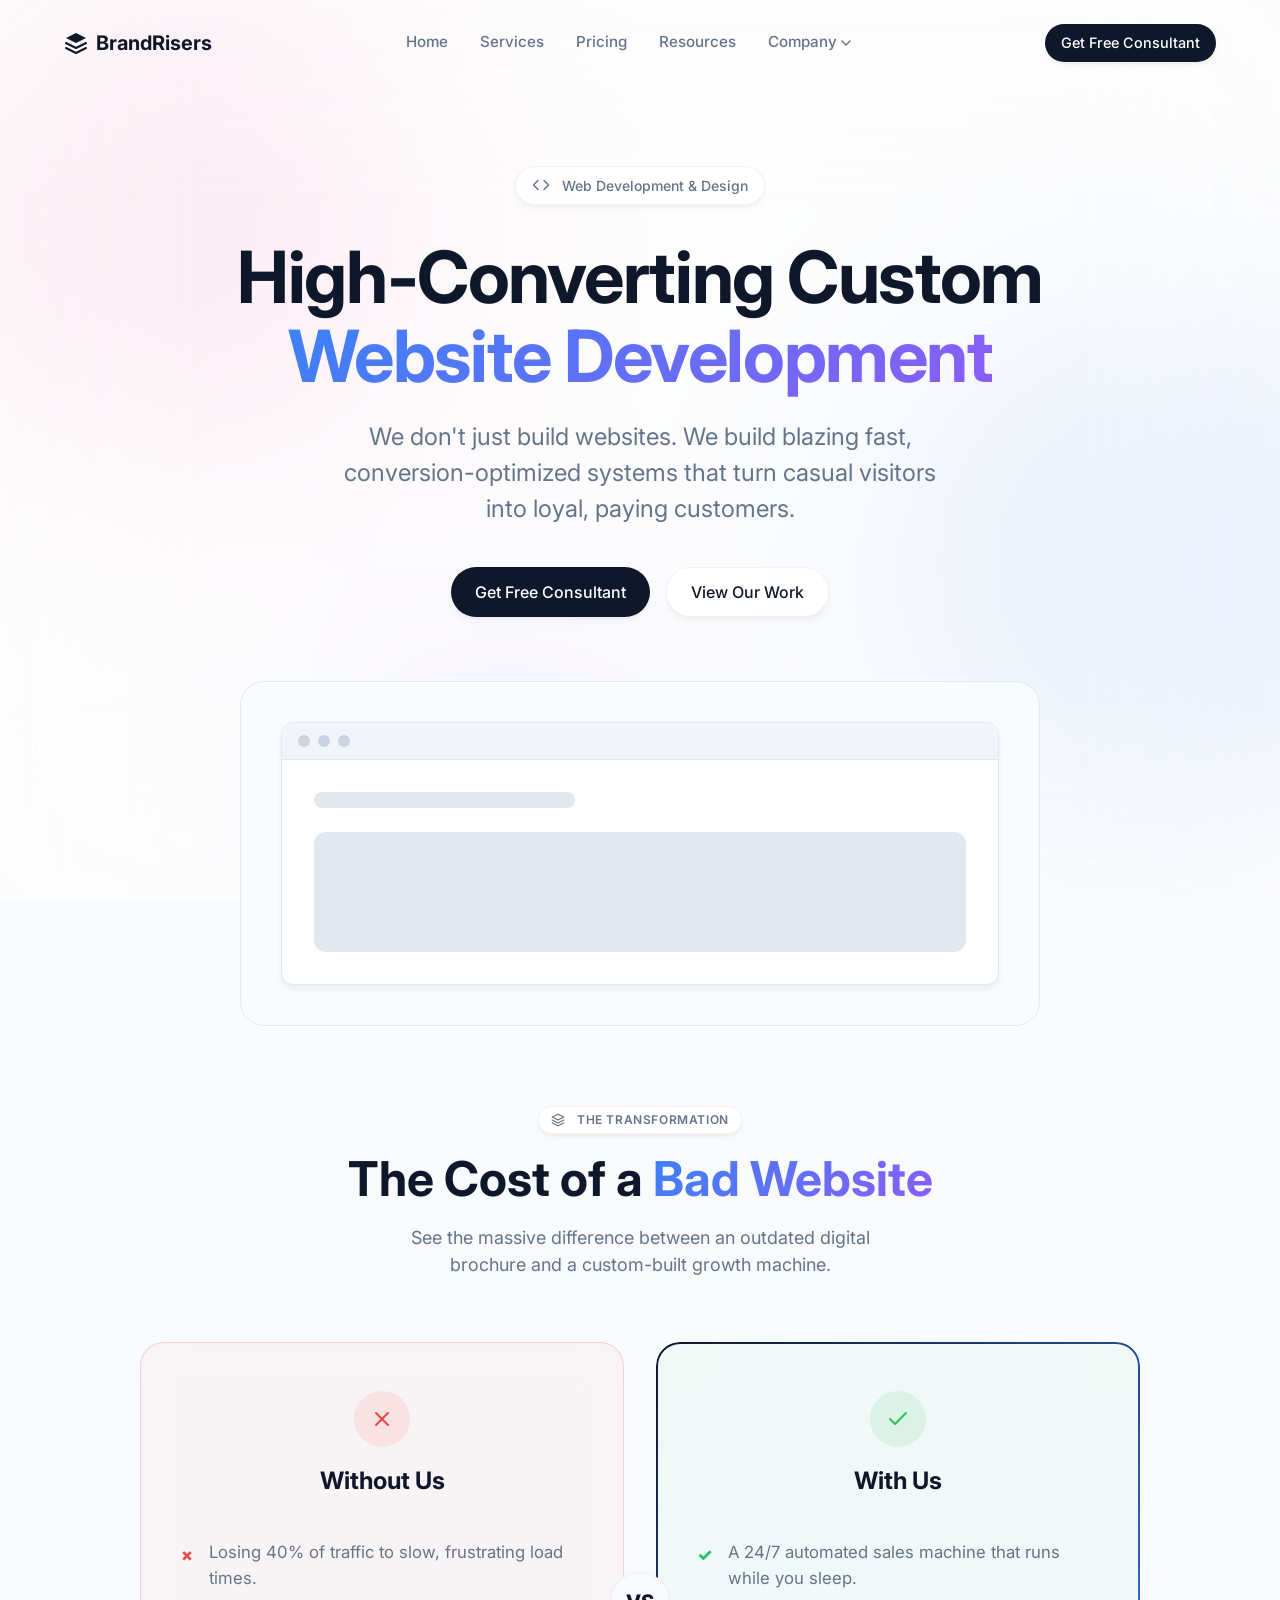
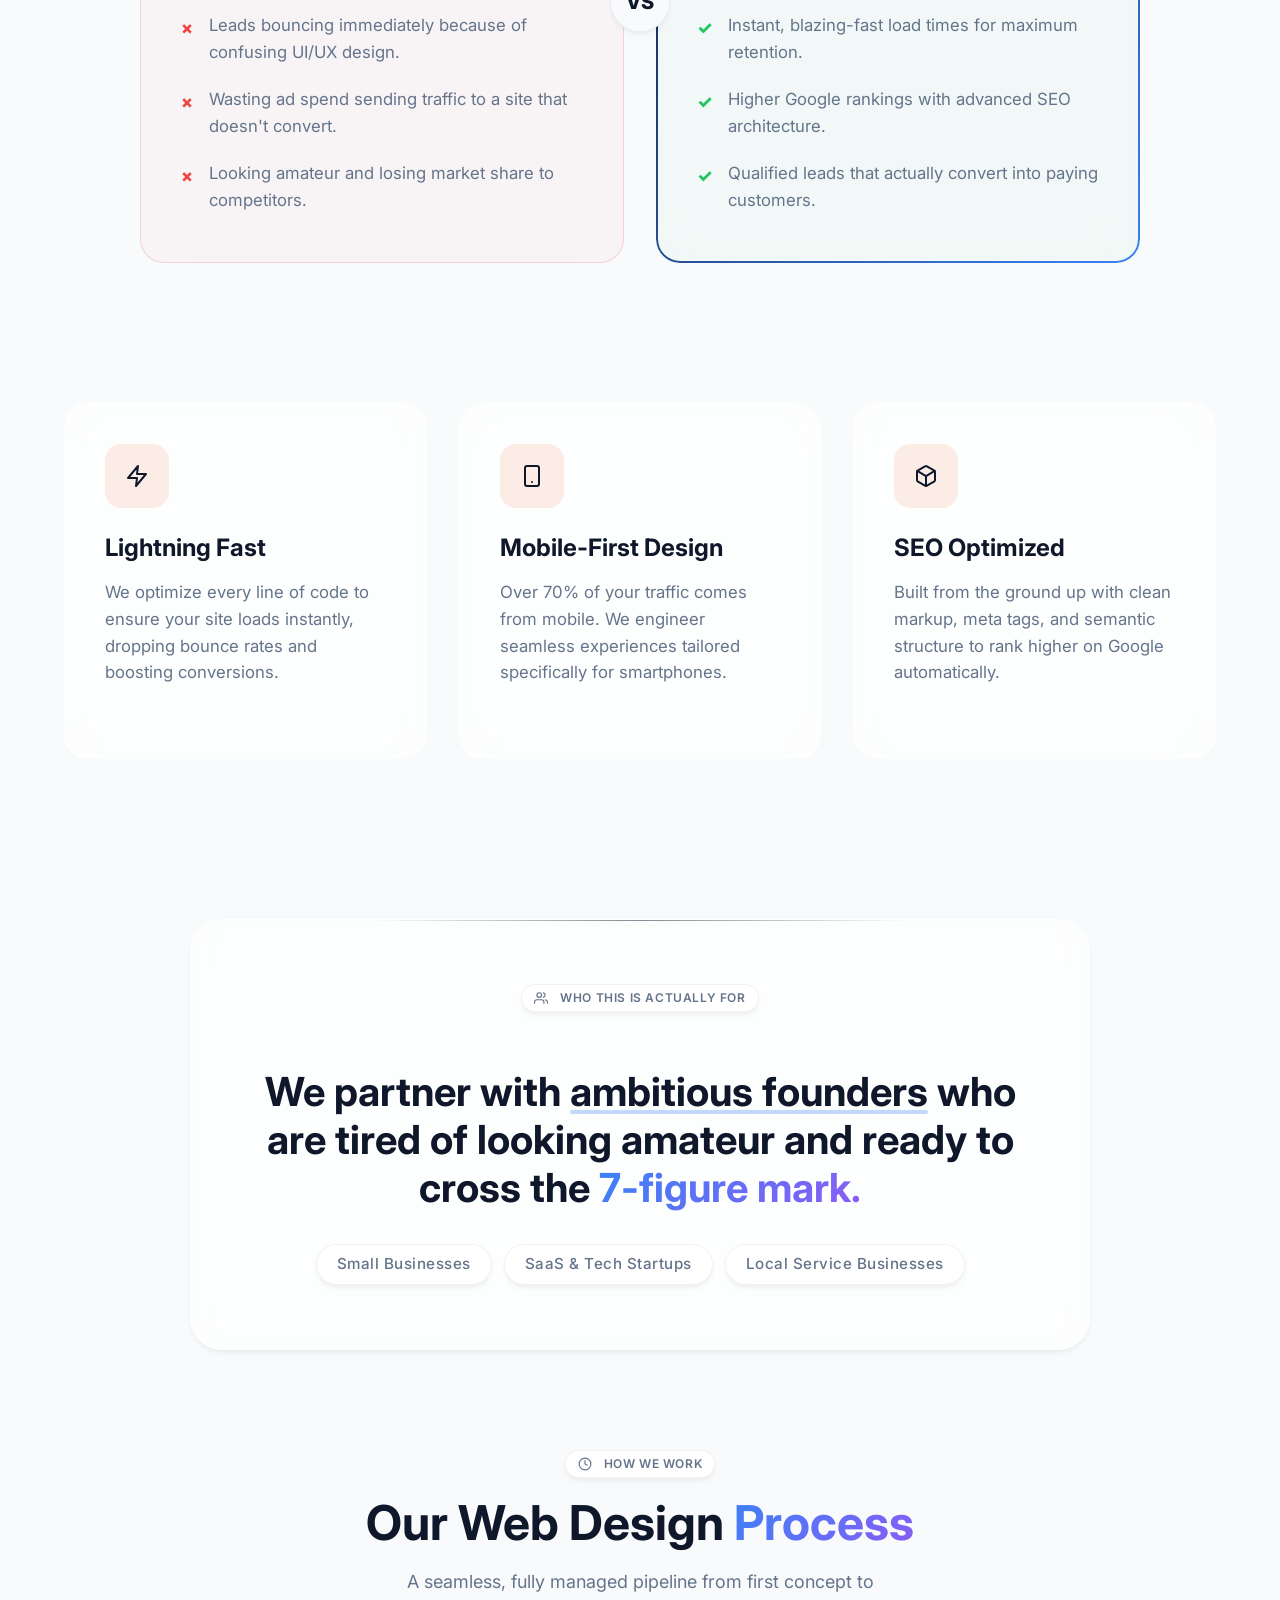
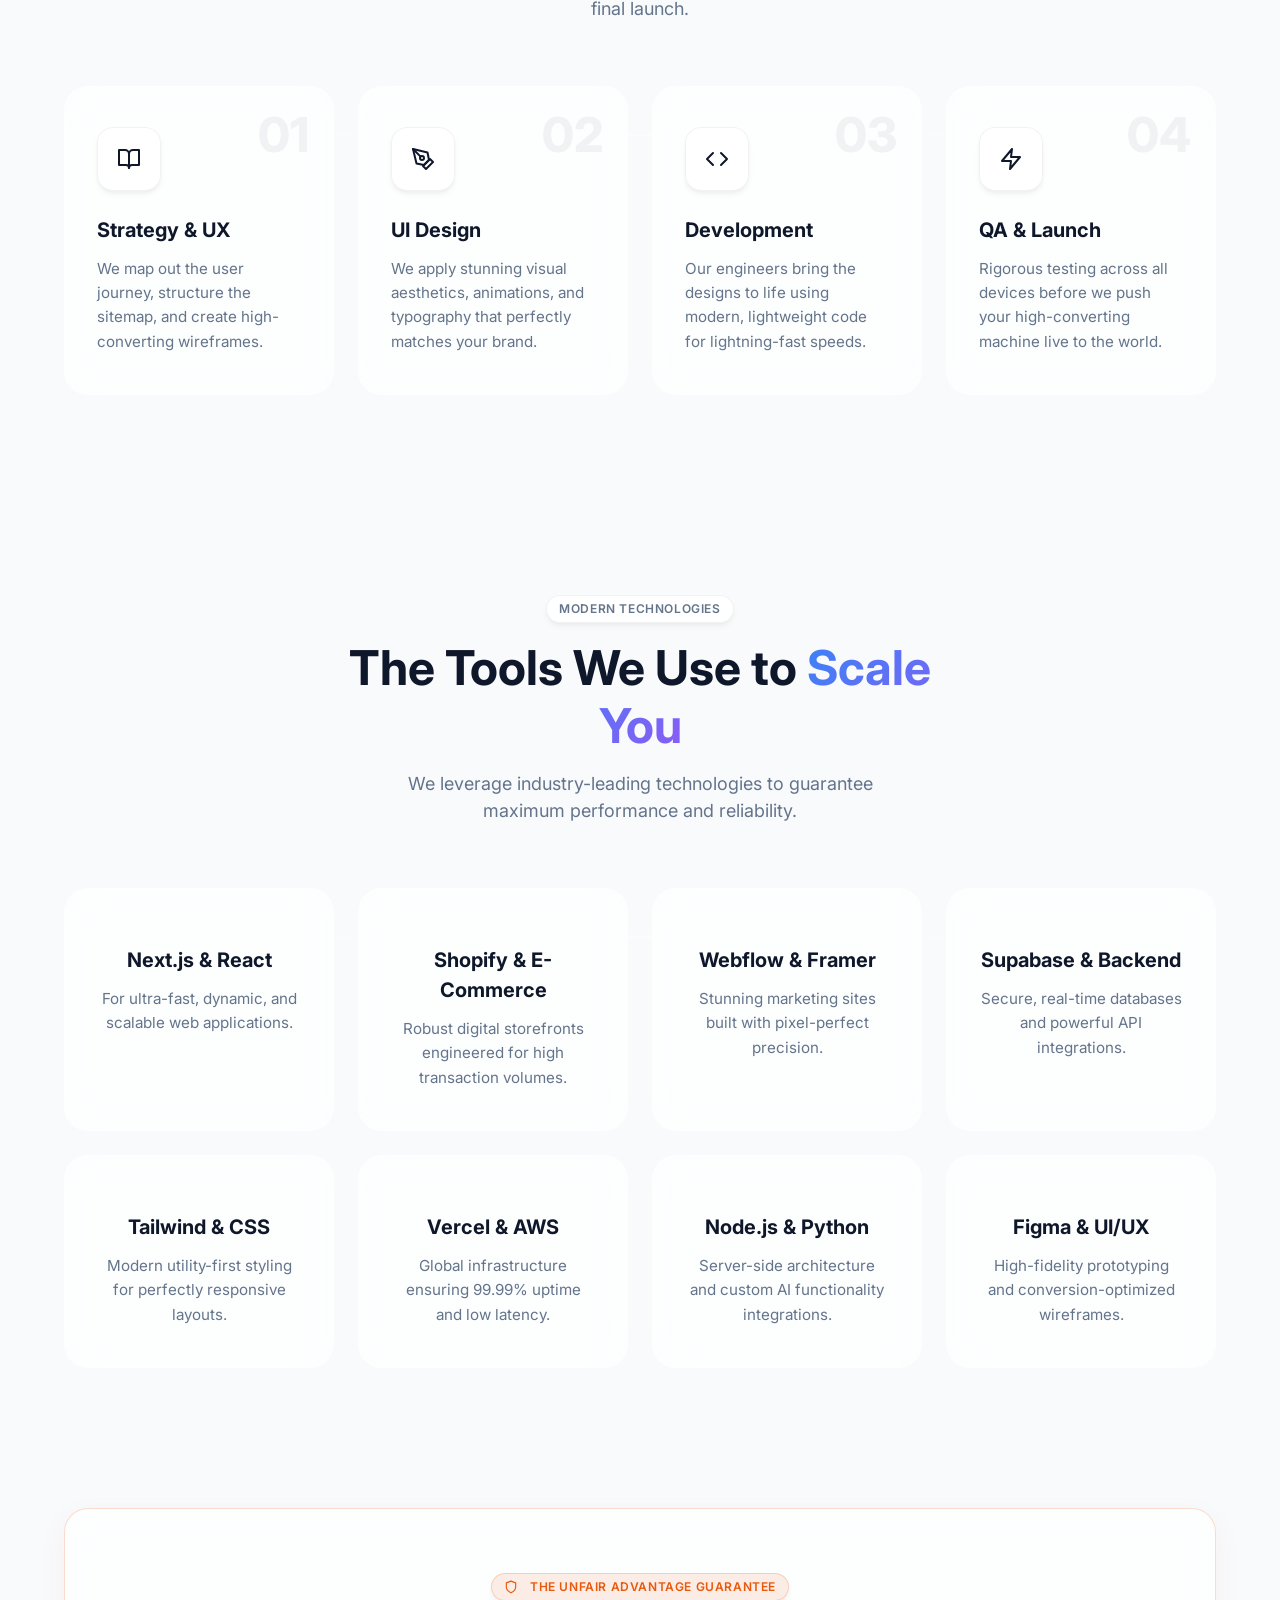
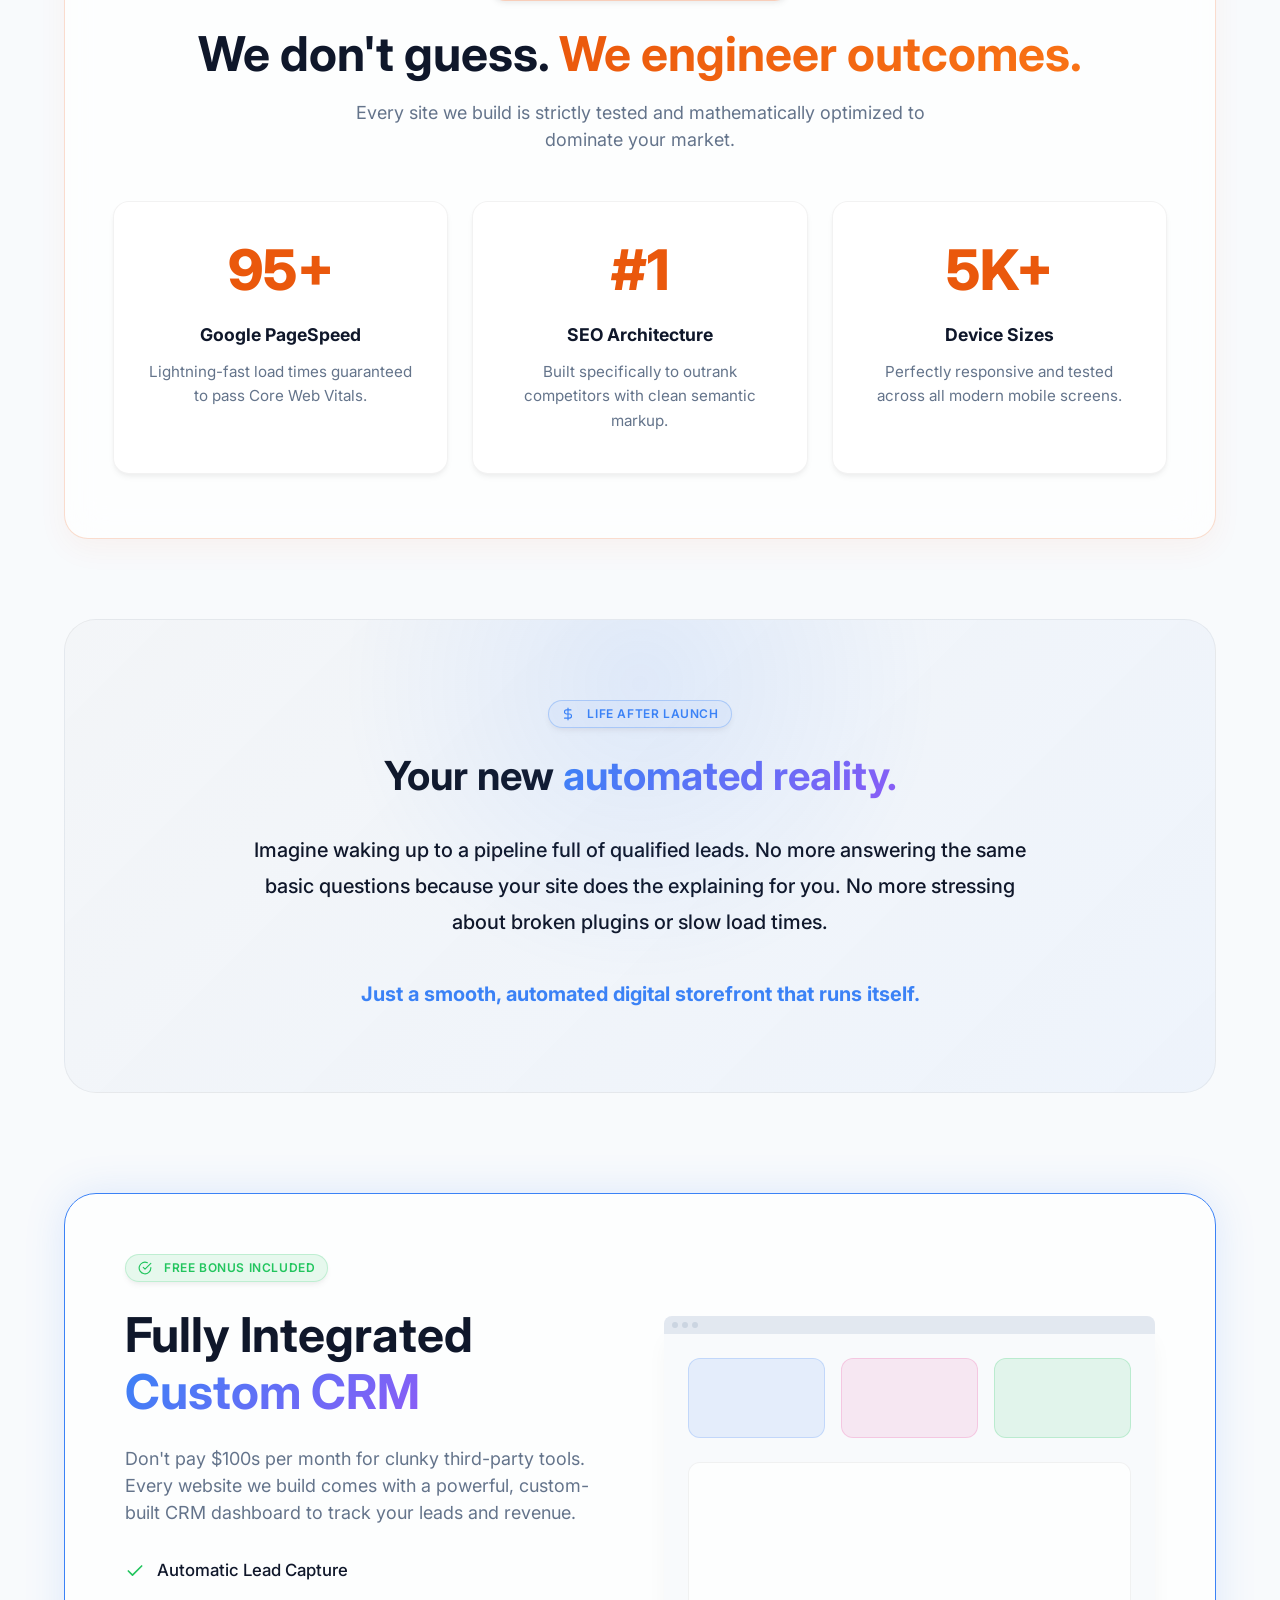
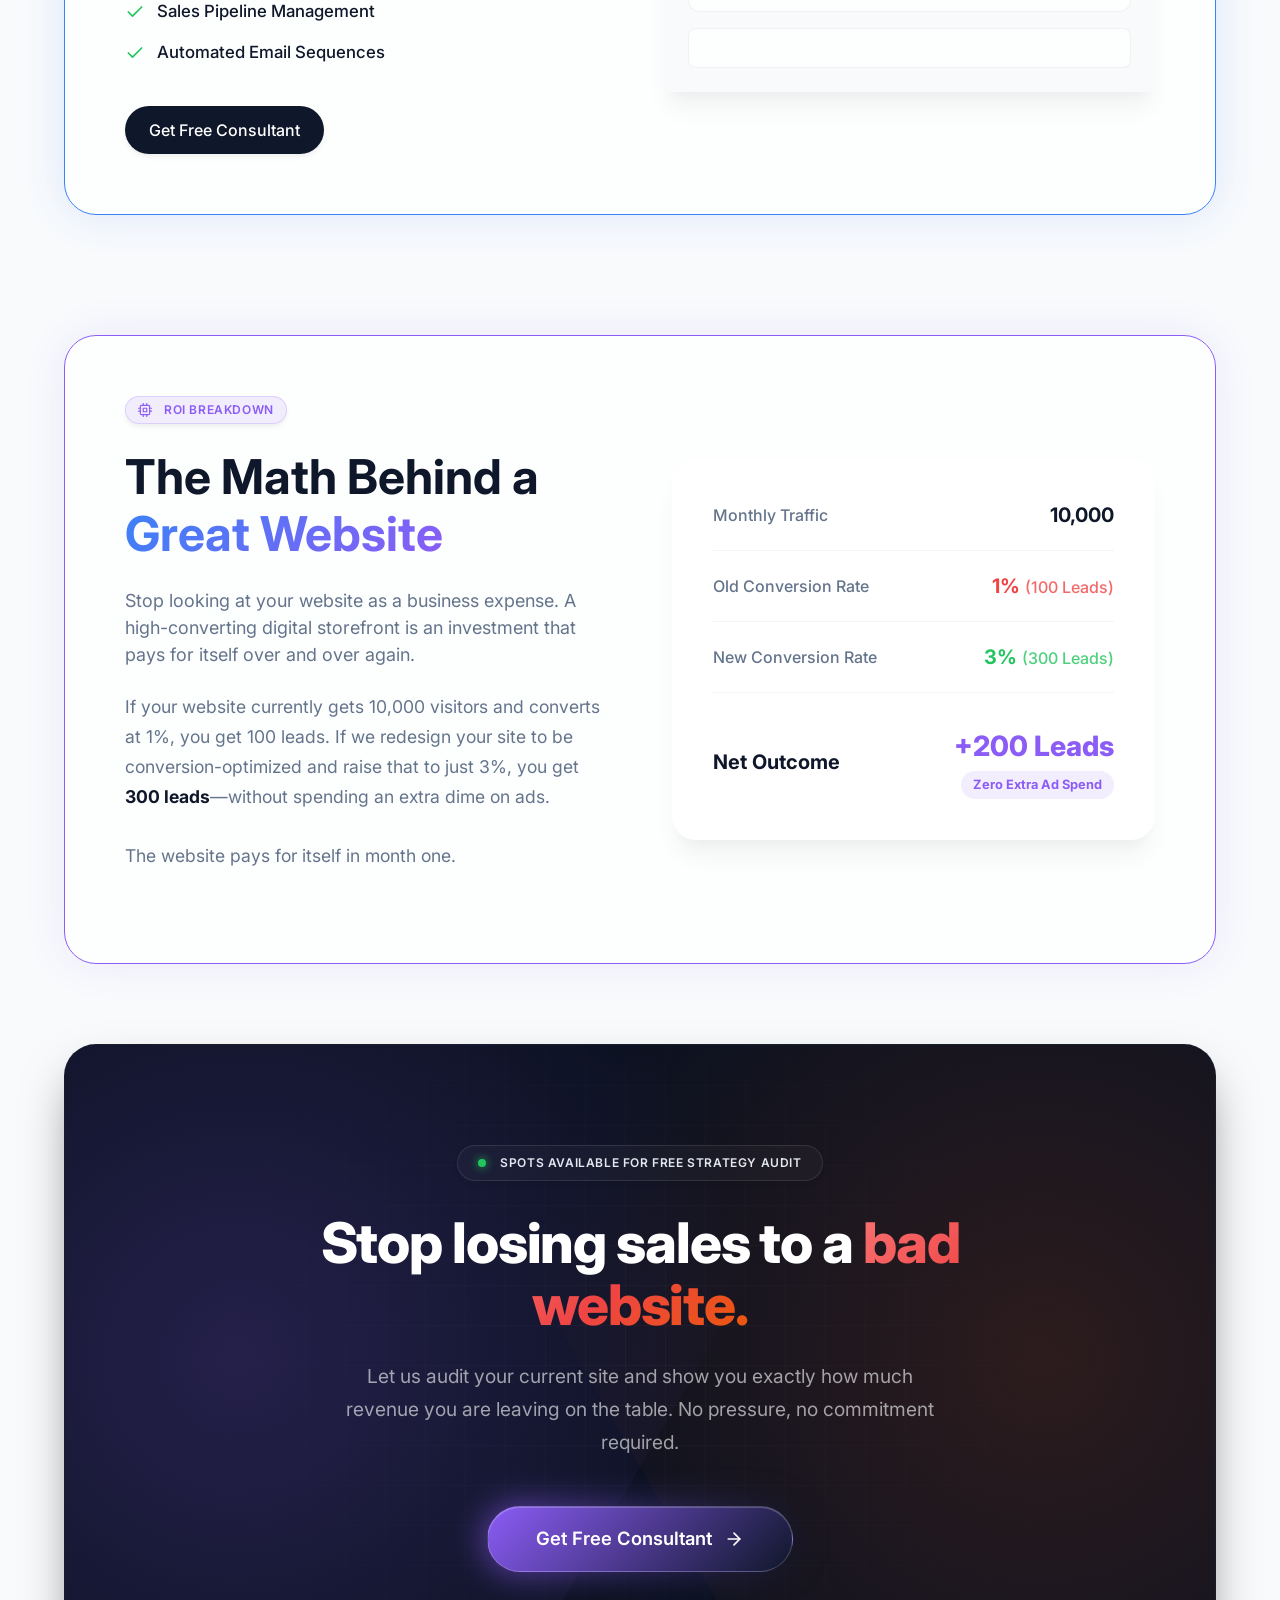
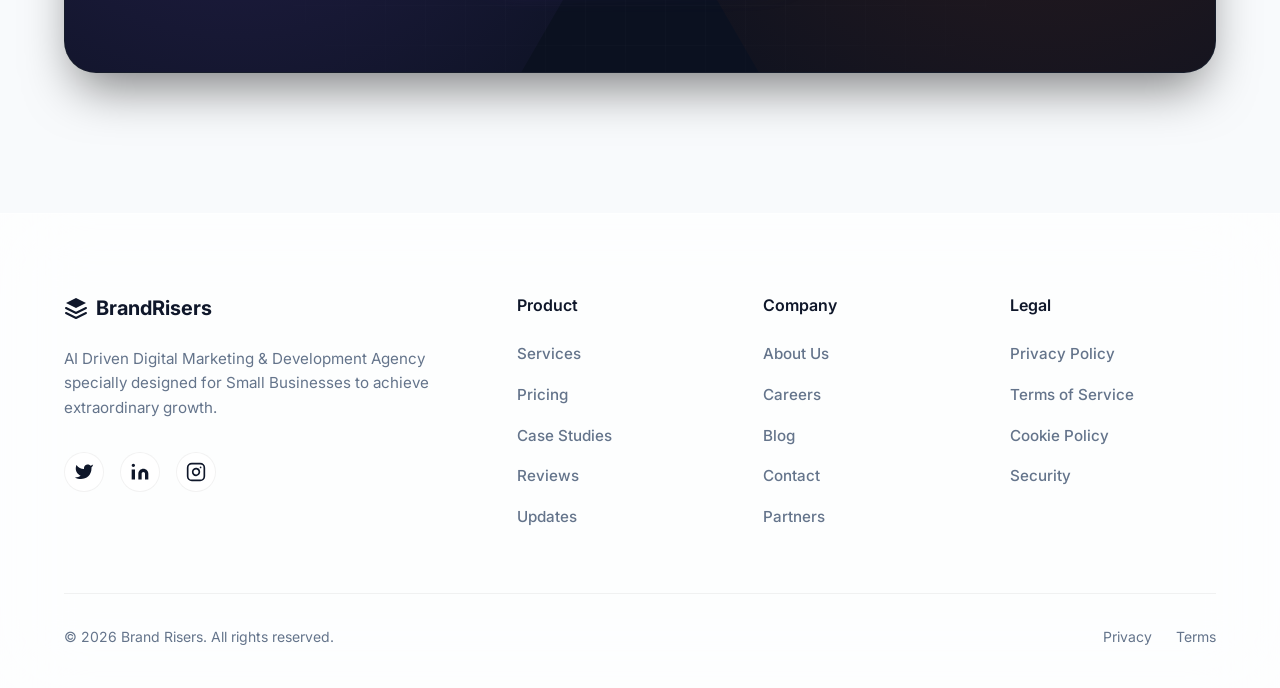
<file: website-development.html>
<!DOCTYPE html>
<html lang="en">

<head>
    <meta charset="UTF-8">
    <meta name="viewport" content="width=device-width, initial-scale=1.0">
    <title>Website Development - Brand Risers</title>
    <meta name="description"
        content="High-Converting Custom Website Development by Brand Risers.">
    <link rel="preconnect" href="https://fonts.googleapis.com">
    <link rel="preconnect" href="https://fonts.gstatic.com" crossorigin>
    <link href="https://fonts.googleapis.com/css2?family=Inter:wght@400;500;600;700&display=swap" rel="stylesheet">
    <link rel="stylesheet" href="styles.css">
</head>

<body>
    <div class="bg-gradient-blobs">
        <div class="blob blob-1"></div>
        <div class="blob blob-2"></div>
        <div class="blob blob-3"></div>
    </div>

    <div class="glass-overlay"></div>

    <nav class="navbar">
        <div class="container nav-container">
            <a href="index.html" class="logo">
                <div class="logo-icon">
                    <svg viewBox="0 0 24 24" fill="none" xmlns="http://www.w3.org/2000/svg">
                        <path d="M12 2L2 7L12 12L22 7L12 2Z" fill="currentColor" />
                        <path d="M2 17L12 22L22 17" stroke="currentColor" stroke-width="2" stroke-linecap="round"
                            stroke-linejoin="round" />
                        <path d="M2 12L12 17L22 12" stroke="currentColor" stroke-width="2" stroke-linecap="round"
                            stroke-linejoin="round" />
                    </svg>
                </div>
                BrandRisers
            </a>

            <ul class="nav-links">
                <li><a href="index.html">Home</a></li>
                <li><a href="index.html#services">Services</a></li>
                <li><a href="#">Pricing</a></li>
                <li><a href="#">Resources</a></li>
                <li><a href="#">Company <svg width="10" height="6" viewBox="0 0 10 6" fill="none"
                            xmlns="http://www.w3.org/2000/svg">
                            <path d="M1 1L5 5L9 1" stroke="currentColor" stroke-width="1.5" stroke-linecap="round"
                                stroke-linejoin="round" />
                        </svg></a></li>
            </ul>

            <div class="nav-actions">
                <a href="#" class="btn btn-primary btn-small">Get Free Consultant</a>
            </div>

            <button class="mobile-menu-btn">
                <svg width="24" height="24" viewBox="0 0 24 24" fill="none" xmlns="http://www.w3.org/2000/svg">
                    <path d="M3 12H21M3 6H21M3 18H21" stroke="currentColor" stroke-width="2" stroke-linecap="round"
                        stroke-linejoin="round" />
                </svg>
            </button>
        </div>
    </nav>

    <main>
        <section class="hero" style="padding-bottom: 60px;">
            <div class="container hero-container">
                <div class="hero-badge" style="padding: 8px 16px;">
                    <svg width="18" height="18" viewBox="0 0 24 24" fill="none" stroke="currentColor" stroke-width="2" stroke-linecap="round" stroke-linejoin="round">
                        <polyline points="16 18 22 12 16 6"></polyline>
                        <polyline points="8 6 2 12 8 18"></polyline>
                    </svg>
                    <span>Web Development & Design</span>
                </div>

                <h1 class="hero-title">
                    High-Converting Custom<br> <span class="text-gradient">Website Development</span>
                </h1>

                <p class="hero-subtitle">
                    We don't just build websites. We build blazing fast, conversion-optimized systems that turn casual visitors into loyal, paying customers.
                </p>

                <div class="hero-cta">
                    <a href="#" class="btn btn-primary">Get Free Consultant</a>
                    <a href="#portfolio" class="btn btn-secondary">View Our Work</a>
                </div>

                <div style="margin-top: 60px; max-width: 800px; margin-left: auto; margin-right: auto; padding: 40px; background: #f8fafc; border-radius: 24px; border: 1px solid #e2e8f0;">
                    <div style="background: white; border-radius: 12px; overflow: hidden; box-shadow: 0 4px 6px rgba(0,0,0,0.05); border: 1px solid #e2e8f0;">
                        <div style="background: #f1f5f9; padding: 12px 16px; display: flex; gap: 8px; border-bottom: 1px solid #e2e8f0;">
                            <span style="width: 12px; height: 12px; border-radius: 50%; background: #cbd5e1; display: inline-block;"></span>
                            <span style="width: 12px; height: 12px; border-radius: 50%; background: #cbd5e1; display: inline-block;"></span>
                            <span style="width: 12px; height: 12px; border-radius: 50%; background: #cbd5e1; display: inline-block;"></span>
                        </div>
                        <div style="padding: 32px;">
                            <div style="width: 40%; height: 16px; background: #e2e8f0; border-radius: 8px; margin-bottom: 24px;"></div>
                            <div style="width: 100%; height: 120px; background: #e2e8f0; border-radius: 12px;"></div>
                        </div>
                    </div>
                </div>
            </div>
        </section>

        <!-- The Cost of a Bad Website -->
        <section class="comparison-section animate-on-scroll" style="padding-top: 20px;">
            <div class="container">
                <div class="comparison-header">
                    <div class="section-badge mx-auto">
                        <svg width="14" height="14" viewBox="0 0 24 24" fill="none" xmlns="http://www.w3.org/2000/svg" style="margin-right: 6px;">
                            <path d="M12 2L2 7l10 5 10-5-10-5z" stroke="currentColor" stroke-width="2" stroke-linecap="round" stroke-linejoin="round"/>
                            <path d="M2 17l10 5 10-5" stroke="currentColor" stroke-width="2" stroke-linecap="round" stroke-linejoin="round"/>
                            <path d="M2 12l10 5 10-5" stroke="currentColor" stroke-width="2" stroke-linecap="round" stroke-linejoin="round"/>
                        </svg>
                        The Transformation
                    </div>
                    <h2 class="section-title">The Cost of a <span class="text-gradient">Bad Website</span></h2>
                    <p class="section-subtitle mx-auto">See the massive difference between an outdated digital brochure and a custom-built growth machine.</p>
                </div>

                <div class="comparison-grid">
                    <!-- Before Card -->
                    <div class="comparison-card before-card">
                        <div class="comparison-card-header">
                            <div class="comparison-icon before-icon">
                                <svg width="24" height="24" viewBox="0 0 24 24" fill="none" xmlns="http://www.w3.org/2000/svg">
                                    <line x1="18" y1="6" x2="6" y2="18" stroke="currentColor" stroke-width="2" stroke-linecap="round" stroke-linejoin="round"/>
                                    <line x1="6" y1="6" x2="18" y2="18" stroke="currentColor" stroke-width="2" stroke-linecap="round" stroke-linejoin="round"/>
                                </svg>
                            </div>
                            <h3 class="comparison-card-title">Without Us</h3>
                        </div>
                        <ul class="comparison-list">
                            <li>
                                <span class="list-icon before-bullet">&times;</span>
                                Losing 40% of traffic to slow, frustrating load times.
                            </li>
                            <li>
                                <span class="list-icon before-bullet">&times;</span>
                                Leads bouncing immediately because of confusing UI/UX design.
                            </li>
                            <li>
                                <span class="list-icon before-bullet">&times;</span>
                                Wasting ad spend sending traffic to a site that doesn't convert.
                            </li>
                            <li>
                                <span class="list-icon before-bullet">&times;</span>
                                Looking amateur and losing market share to competitors.
                            </li>
                        </ul>
                    </div>

                    <div class="vs-badge">VS</div>

                    <!-- After Card -->
                    <div class="comparison-card after-card">
                        <div class="comparison-card-header">
                            <div class="comparison-icon after-icon">
                                <svg width="24" height="24" viewBox="0 0 24 24" fill="none" xmlns="http://www.w3.org/2000/svg">
                                    <path d="M20 6L9 17l-5-5" stroke="currentColor" stroke-width="2" stroke-linecap="round" stroke-linejoin="round"/>
                                </svg>
                            </div>
                            <h3 class="comparison-card-title">With Us</h3>
                        </div>
                        <ul class="comparison-list">
                            <li>
                                <span class="list-icon after-bullet">&#10003;</span>
                                A 24/7 automated sales machine that runs while you sleep.
                            </li>
                            <li>
                                <span class="list-icon after-bullet">&#10003;</span>
                                Instant, blazing-fast load times for maximum retention.
                            </li>
                            <li>
                                <span class="list-icon after-bullet">&#10003;</span>
                                Higher Google rankings with advanced SEO architecture.
                            </li>
                            <li>
                                <span class="list-icon after-bullet">&#10003;</span>
                                Qualified leads that actually convert into paying customers.
                            </li>
                        </ul>
                    </div>
                </div>
            </div>
        </section>
        <!-- Service Benefits -->
        <section class="benefits-section animate-on-scroll" style="padding-top: 40px;">
            <div class="container">
                <div class="benefits-grid">
                    <div class="benefit-card">
                        <div class="benefit-icon">
                            <svg width="24" height="24" viewBox="0 0 24 24" fill="none" stroke="currentColor" stroke-width="2" stroke-linecap="round" stroke-linejoin="round"><path d="M13 2L3 14h9l-1 8 10-12h-9l1-8z"></path></svg>
                        </div>
                        <h3 class="benefit-title">Lightning Fast</h3>
                        <p class="benefit-desc">We optimize every line of code to ensure your site loads instantly, dropping bounce rates and boosting conversions.</p>
                    </div>
                    <div class="benefit-card">
                        <div class="benefit-icon">
                            <svg width="24" height="24" viewBox="0 0 24 24" fill="none" stroke="currentColor" stroke-width="2" stroke-linecap="round" stroke-linejoin="round"><rect x="5" y="2" width="14" height="20" rx="2" ry="2"></rect><line x1="12" y1="18" x2="12.01" y2="18"></line></svg>
                        </div>
                        <h3 class="benefit-title">Mobile-First Design</h3>
                        <p class="benefit-desc">Over 70% of your traffic comes from mobile. We engineer seamless experiences tailored specifically for smartphones.</p>
                    </div>
                    <div class="benefit-card">
                        <div class="benefit-icon">
                            <svg width="24" height="24" viewBox="0 0 24 24" fill="none" stroke="currentColor" stroke-width="2" stroke-linecap="round" stroke-linejoin="round"><path d="M21 16V8a2 2 0 0 0-1-1.73l-7-4a2 2 0 0 0-2 0l-7 4A2 2 0 0 0 3 8v8a2 2 0 0 0 1 1.73l7 4a2 2 0 0 0 2 0l7-4A2 2 0 0 0 21 16z"></path><polyline points="3.27 6.96 12 12.01 20.73 6.96"></polyline><line x1="12" y1="22.08" x2="12" y2="12"></line></svg>
                        </div>
                        <h3 class="benefit-title">SEO Optimized</h3>
                        <p class="benefit-desc">Built from the ground up with clean markup, meta tags, and semantic structure to rank higher on Google automatically.</p>
                    </div>
                </div>
            </div>
        </section>
        <!-- Who We Help Section -->
        <section class="who-we-help-section animate-on-scroll" style="padding: 60px 0;">
            <div class="container">
                <div class="who-we-help-card" style="background: var(--glass-bg); backdrop-filter: blur(20px); border: 1px solid var(--glass-border); border-radius: 32px; padding: 64px; text-align: center; box-shadow: var(--shadow-sm); max-width: 900px; margin: 0 auto;">
                    <div class="wwh-content">
                        <div class="section-badge mx-auto" style="margin-bottom: 24px;">
                            <svg width="14" height="14" viewBox="0 0 24 24" fill="none" xmlns="http://www.w3.org/2000/svg" style="margin-right: 6px;">
                                <path d="M17 21v-2a4 4 0 0 0-4-4H5a4 4 0 0 0-4 4v2" stroke="currentColor" stroke-width="2" stroke-linecap="round" stroke-linejoin="round"/>
                                <circle cx="9" cy="7" r="4" stroke="currentColor" stroke-width="2" stroke-linecap="round" stroke-linejoin="round"/>
                                <path d="M23 21v-2a4 4 0 0 0-3-3.87" stroke="currentColor" stroke-width="2" stroke-linecap="round" stroke-linejoin="round"/>
                                <path d="M16 3.13a4 4 0 0 1 0 7.75" stroke="currentColor" stroke-width="2" stroke-linecap="round" stroke-linejoin="round"/>
                            </svg>
                            Who This Is Actually For
                        </div>
                        <h2 class="wwh-title" style="font-size: 2.5rem; font-weight: 700; line-height: 1.2; margin-bottom: 32px; color: var(--text-primary);">We partner with <span class="text-highlight">ambitious founders</span> who are tired of looking amateur and ready to cross the <span class="text-gradient">7-figure mark.</span></h2>
                        
                        <div class="wwh-tags" style="display: flex; flex-wrap: wrap; justify-content: center; gap: 12px;">
                            <span class="wwh-tag" style="background: white; border: 1px solid var(--border-color); padding: 8px 20px; border-radius: 999px; font-size: 0.95rem; font-weight: 500; color: var(--text-secondary); box-shadow: var(--shadow-sm);">Small Businesses</span>
                            <span class="wwh-tag" style="background: white; border: 1px solid var(--border-color); padding: 8px 20px; border-radius: 999px; font-size: 0.95rem; font-weight: 500; color: var(--text-secondary); box-shadow: var(--shadow-sm);">SaaS & Tech Startups</span>
                            <span class="wwh-tag" style="background: white; border: 1px solid var(--border-color); padding: 8px 20px; border-radius: 999px; font-size: 0.95rem; font-weight: 500; color: var(--text-secondary); box-shadow: var(--shadow-sm);">Local Service Businesses</span>
                        </div>
                    </div>
                </div>
            </div>
        </section>

        <!-- How We Work -->
        <section class="process-section animate-on-scroll" style="padding-top: 40px;">
            <div class="container process-container">
                <div class="process-header">
                    <div class="section-badge mx-auto">
                        <svg width="14" height="14" viewBox="0 0 24 24" fill="none" xmlns="http://www.w3.org/2000/svg" style="margin-right: 6px;">
                            <path d="M12 22C17.5228 22 22 17.5228 22 12C22 6.47715 17.5228 2 12 2C6.47715 2 2 6.47715 2 12C2 17.5228 6.47715 22 12 22Z" stroke="currentColor" stroke-width="2" stroke-linecap="round" stroke-linejoin="round"/>
                            <path d="M12 6V12L16 14" stroke="currentColor" stroke-width="2" stroke-linecap="round" stroke-linejoin="round"/>
                        </svg>
                        How We Work
                    </div>
                    <h2 class="section-title">Our Web Design <span class="text-gradient">Process</span></h2>
                    <p class="section-subtitle mx-auto">A seamless, fully managed pipeline from first concept to final launch.</p>
                </div>

                <div class="process-grid">
                    <div class="process-card">
                        <div class="process-step-number">01</div>
                        <div class="process-icon">
                            <svg width="24" height="24" viewBox="0 0 24 24" fill="none" stroke="currentColor" stroke-width="2" stroke-linecap="round" stroke-linejoin="round"><path d="M2 3h6a4 4 0 0 1 4 4v14a3 3 0 0 0-3-3H2z"></path><path d="M22 3h-6a4 4 0 0 0-4 4v14a3 3 0 0 1 3-3h7z"></path></svg>
                        </div>
                        <h3 class="process-title">Strategy & UX</h3>
                        <p class="process-desc">We map out the user journey, structure the sitemap, and create high-converting wireframes.</p>
                    </div>

                    <div class="process-card">
                        <div class="process-step-number">02</div>
                        <div class="process-icon">
                            <svg width="24" height="24" viewBox="0 0 24 24" fill="none" stroke="currentColor" stroke-width="2" stroke-linecap="round" stroke-linejoin="round"><path d="M12 19l7-7 3 3-7 7-3-3z"></path><path d="M18 13l-1.5-7.5L2 2l3.5 14.5L13 18l5-5z"></path><path d="M2 2l7.586 7.586"></path><circle cx="11" cy="11" r="2"></circle></svg>
                        </div>
                        <h3 class="process-title">UI Design</h3>
                        <p class="process-desc">We apply stunning visual aesthetics, animations, and typography that perfectly matches your brand.</p>
                    </div>

                    <div class="process-card">
                        <div class="process-step-number">03</div>
                        <div class="process-icon">
                            <svg width="24" height="24" viewBox="0 0 24 24" fill="none" stroke="currentColor" stroke-width="2" stroke-linecap="round" stroke-linejoin="round"><polyline points="16 18 22 12 16 6"></polyline><polyline points="8 6 2 12 8 18"></polyline></svg>
                        </div>
                        <h3 class="process-title">Development</h3>
                        <p class="process-desc">Our engineers bring the designs to life using modern, lightweight code for lightning-fast speeds.</p>
                    </div>

                    <div class="process-card">
                        <div class="process-step-number">04</div>
                        <div class="process-icon">
                            <svg width="24" height="24" viewBox="0 0 24 24" fill="none" stroke="currentColor" stroke-width="2" stroke-linecap="round" stroke-linejoin="round"><path d="M13 2L3 14h9l-1 8 10-12h-9l1-8z"></path></svg>
                        </div>
                        <h3 class="process-title">QA & Launch</h3>
                        <p class="process-desc">Rigorous testing across all devices before we push your high-converting machine live to the world.</p>
                    </div>
                </div>
            </div>
        </section>

        <!-- Tech Stack -->
        <section class="process-section animate-on-scroll">
            <div class="container process-container">
                <div class="process-header">
                    <div class="section-badge mx-auto">
                        Modern Technologies
                    </div>
                    <h2 class="section-title">The Tools We Use to <span class="text-gradient">Scale You</span></h2>
                    <p class="section-subtitle mx-auto">We leverage industry-leading technologies to guarantee maximum performance and reliability.</p>
                </div>
                <div class="process-grid">
                    <div class="process-card" style="text-align: center;">
                        <h3 class="process-title" style="margin-top: 16px;">Next.js & React</h3>
                        <p class="process-desc">For ultra-fast, dynamic, and scalable web applications.</p>
                    </div>
                    <div class="process-card" style="text-align: center;">
                        <h3 class="process-title" style="margin-top: 16px;">Shopify & E-Commerce</h3>
                        <p class="process-desc">Robust digital storefronts engineered for high transaction volumes.</p>
                    </div>
                    <div class="process-card" style="text-align: center;">
                        <h3 class="process-title" style="margin-top: 16px;">Webflow & Framer</h3>
                        <p class="process-desc">Stunning marketing sites built with pixel-perfect precision.</p>
                    </div>
                    <div class="process-card" style="text-align: center;">
                        <h3 class="process-title" style="margin-top: 16px;">Supabase & Backend</h3>
                        <p class="process-desc">Secure, real-time databases and powerful API integrations.</p>
                    </div>
                    <div class="process-card" style="text-align: center;">
                        <h3 class="process-title" style="margin-top: 16px;">Tailwind & CSS</h3>
                        <p class="process-desc">Modern utility-first styling for perfectly responsive layouts.</p>
                    </div>
                    <div class="process-card" style="text-align: center;">
                        <h3 class="process-title" style="margin-top: 16px;">Vercel & AWS</h3>
                        <p class="process-desc">Global infrastructure ensuring 99.99% uptime and low latency.</p>
                    </div>
                    <div class="process-card" style="text-align: center;">
                        <h3 class="process-title" style="margin-top: 16px;">Node.js & Python</h3>
                        <p class="process-desc">Server-side architecture and custom AI functionality integrations.</p>
                    </div>
                    <div class="process-card" style="text-align: center;">
                        <h3 class="process-title" style="margin-top: 16px;">Figma & UI/UX</h3>
                        <p class="process-desc">High-fidelity prototyping and conversion-optimized wireframes.</p>
                    </div>
                </div>
            </div>
        </section>

        <!-- Unfair Advantage Guarantee Section -->
        <section class="guarantee-section animate-on-scroll" style="padding: 40px 0 20px 0;">
            <div class="container">
                <div style="background: var(--glass-bg); backdrop-filter: blur(20px); border-radius: 24px; border: 1px solid rgba(234, 88, 12, 0.2); padding: 64px 48px; box-shadow: 0 10px 30px rgba(234, 88, 12, 0.05);">
                    <div style="text-align: center; margin-bottom: 48px;">
                        <div class="section-badge mx-auto" style="color: #ea580c; background: rgba(234, 88, 12, 0.1); border-color: rgba(234, 88, 12, 0.2); margin-bottom: 24px;">
                            <svg width="14" height="14" viewBox="0 0 24 24" fill="none" stroke="currentColor" stroke-width="2" stroke-linecap="round" stroke-linejoin="round" style="margin-right: 6px;"><path d="M12 22s8-4 8-10V5l-8-3-8 3v7c0 6 8 10 8 10z"></path></svg>
                            The Unfair Advantage Guarantee
                        </div>
                        <h2 class="section-title" style="margin-bottom: 16px;">We don't guess. <span style="background: linear-gradient(135deg, #ea580c, #f97316); -webkit-background-clip: text; -webkit-text-fill-color: transparent;">We engineer outcomes.</span></h2>
                        <p class="section-subtitle mx-auto" style="max-width: 650px;">Every site we build is strictly tested and mathematically optimized to dominate your market.</p>
                    </div>

                    <div style="display: grid; grid-template-columns: repeat(auto-fit, minmax(280px, 1fr)); gap: 24px;">
                        <!-- Metric 1 -->
                        <div style="background: white; border-radius: 16px; padding: 40px 32px; border: 1px solid var(--border-color); text-align: center; box-shadow: var(--shadow-sm);">
                            <div style="font-size: 3.5rem; font-weight: 800; color: #ea580c; line-height: 1; margin-bottom: 24px;">95+</div>
                            <h3 style="font-size: 1.1rem; font-weight: 700; margin-bottom: 12px; color: var(--text-primary);">Google PageSpeed</h3>
                            <p style="font-size: 0.95rem; color: var(--text-secondary); line-height: 1.6; margin: 0;">Lightning-fast load times guaranteed to pass Core Web Vitals.</p>
                        </div>
                        
                        <!-- Metric 2 -->
                        <div style="background: white; border-radius: 16px; padding: 40px 32px; border: 1px solid var(--border-color); text-align: center; box-shadow: var(--shadow-sm);">
                            <div style="font-size: 3.5rem; font-weight: 800; color: #ea580c; line-height: 1; margin-bottom: 24px;">#1</div>
                            <h3 style="font-size: 1.1rem; font-weight: 700; margin-bottom: 12px; color: var(--text-primary);">SEO Architecture</h3>
                            <p style="font-size: 0.95rem; color: var(--text-secondary); line-height: 1.6; margin: 0;">Built specifically to outrank competitors with clean semantic markup.</p>
                        </div>
                        
                        <!-- Metric 3 -->
                        <div style="background: white; border-radius: 16px; padding: 40px 32px; border: 1px solid var(--border-color); text-align: center; box-shadow: var(--shadow-sm);">
                            <div style="font-size: 3.5rem; font-weight: 800; color: #ea580c; line-height: 1; margin-bottom: 24px;">5K+</div>
                            <h3 style="font-size: 1.1rem; font-weight: 700; margin-bottom: 12px; color: var(--text-primary);">Device Sizes</h3>
                            <p style="font-size: 0.95rem; color: var(--text-secondary); line-height: 1.6; margin: 0;">Perfectly responsive and tested across all modern mobile screens.</p>
                        </div>
                    </div>
                </div>
            </div>
        </section>

        <!-- Future Pacing Section -->
        <section class="future-pacing-section animate-on-scroll" style="padding: 60px 0 20px 0;">
            <div class="container">
                <div style="background: linear-gradient(135deg, rgba(15, 23, 42, 0.02) 0%, rgba(59, 130, 246, 0.05) 100%); border-radius: 32px; border: 1px solid var(--border-color); padding: 80px 40px; text-align: center; position: relative; overflow: hidden;">
                    <!-- Glow effect -->
                    <div style="position: absolute; top: -50%; left: 50%; transform: translateX(-50%); width: 600px; height: 600px; background: radial-gradient(circle, rgba(59, 130, 246, 0.1) 0%, rgba(255,255,255,0) 70%); pointer-events: none;"></div>
                    
                    <div class="section-badge mx-auto" style="margin-bottom: 24px; border-color: rgba(59, 130, 246, 0.3); color: var(--accent-blue); background: rgba(59, 130, 246, 0.05);">
                        <svg width="14" height="14" viewBox="0 0 24 24" fill="none" stroke="currentColor" stroke-width="2" stroke-linecap="round" stroke-linejoin="round" style="margin-right: 6px;"><path d="M12 2v20M17 5H9.5a3.5 3.5 0 0 0 0 7h5a3.5 3.5 0 0 1 0 7H6"></path></svg>
                        Life After Launch
                    </div>
                    
                    <h2 class="section-title" style="margin-bottom: 32px; font-size: 2.5rem;">Your new <span class="text-gradient">automated reality.</span></h2>
                    
                    <p class="section-subtitle mx-auto" style="font-size: 1.25rem; line-height: 1.8; color: var(--text-primary); max-width: 800px; font-weight: 500;">
                        Imagine waking up to a pipeline full of qualified leads. No more answering the same basic questions because your site does the explaining for you. No more stressing about broken plugins or slow load times. 
                        <br><br>
                        <span style="color: var(--accent-blue); font-weight: 700;">Just a smooth, automated digital storefront that runs itself.</span>
                    </p>
                </div>
            </div>
        </section>

        <!-- Free CRM Bonus Section -->
        <section class="crm-bonus-section animate-on-scroll" style="padding: 80px 0;">
            <div class="container">
                <div style="background: var(--glass-bg); border-radius: 32px; border: 1px solid var(--accent-blue); padding: 60px; box-shadow: 0 0 40px rgba(59, 130, 246, 0.15); display: flex; align-items: center; gap: 48px; flex-wrap: wrap;">
                    <div class="crm-content" style="flex: 1; min-width: 300px;">
                        <div class="section-badge" style="display: inline-flex; background: rgba(34, 197, 94, 0.1); color: #22c55e; border-color: rgba(34, 197, 94, 0.2); margin-bottom: 24px;">
                            <svg width="14" height="14" viewBox="0 0 24 24" fill="none" stroke="currentColor" stroke-width="2" stroke-linecap="round" stroke-linejoin="round" style="margin-right: 6px;"><path d="M22 11.08V12a10 10 0 1 1-5.93-9.14"></path><polyline points="22 4 12 14.01 9 11.01"></polyline></svg>
                            Free Bonus Included
                        </div>
                        <h2 class="section-title" style="margin-bottom: 24px; text-align: left;">Fully Integrated <span class="text-gradient">Custom CRM</span></h2>
                        <p class="section-subtitle" style="text-align: left; margin: 0 0 32px 0;">Don't pay $100s per month for clunky third-party tools. Every website we build comes with a powerful, custom-built CRM dashboard to track your leads and revenue.</p>
                        
                        <ul class="lead-magnet-benefits" style="margin-bottom: 40px;">
                            <li><svg width="20" height="20" viewBox="0 0 24 24" fill="none" stroke="currentColor" stroke-width="2" stroke-linecap="round" stroke-linejoin="round"><polyline points="20 6 9 17 4 12"></polyline></svg> <span style="color: var(--text-primary);">Automatic Lead Capture</span></li>
                            <li><svg width="20" height="20" viewBox="0 0 24 24" fill="none" stroke="currentColor" stroke-width="2" stroke-linecap="round" stroke-linejoin="round"><polyline points="20 6 9 17 4 12"></polyline></svg> <span style="color: var(--text-primary);">Sales Pipeline Management</span></li>
                            <li><svg width="20" height="20" viewBox="0 0 24 24" fill="none" stroke="currentColor" stroke-width="2" stroke-linecap="round" stroke-linejoin="round"><polyline points="20 6 9 17 4 12"></polyline></svg> <span style="color: var(--text-primary);">Automated Email Sequences</span></li>
                        </ul>
                        
                        <a href="#" class="btn btn-primary">Get Free Consultant</a>
                    </div>
                    
                    <div class="crm-visual" style="flex: 1; min-width: 300px;">
                        <div class="mockup-browser" style="border-color: var(--glass-border); box-shadow: var(--shadow-lg); background: var(--bg-color);">
                            <div class="browser-header"><span></span><span></span><span></span></div>
                            <div class="browser-body" style="background: var(--bg-color); padding: 24px;">
                                <!-- Simple CRM Dashboard Mockup -->
                                <div style="display: flex; gap: 16px; margin-bottom: 24px;">
                                    <div style="flex: 1; height: 80px; background: rgba(59, 130, 246, 0.1); border-radius: 12px; border: 1px solid rgba(59, 130, 246, 0.2);"></div>
                                    <div style="flex: 1; height: 80px; background: rgba(236, 72, 153, 0.1); border-radius: 12px; border: 1px solid rgba(236, 72, 153, 0.2);"></div>
                                    <div style="flex: 1; height: 80px; background: rgba(34, 197, 94, 0.1); border-radius: 12px; border: 1px solid rgba(34, 197, 94, 0.2);"></div>
                                </div>
                                <div style="height: 150px; background: var(--glass-bg); border-radius: 12px; border: 1px solid var(--border-color); margin-bottom: 16px;"></div>
                                <div style="height: 40px; background: var(--glass-bg); border-radius: 8px; border: 1px solid var(--border-color);"></div>
                            </div>
                        </div>
                    </div>
                </div>
            </div>
        </section>
        <!-- ROI Breakdown Section -->
        <section class="roi-section animate-on-scroll" style="padding: 40px 0 80px 0;">
            <div class="container">
                <div style="background: var(--glass-bg); border-radius: 32px; border: 1px solid var(--accent-purple); padding: 60px; box-shadow: 0 0 40px rgba(139, 92, 246, 0.1); display: flex; align-items: center; gap: 64px; flex-wrap: wrap;">
                    
                    <div class="roi-content" style="flex: 1; min-width: 300px;">
                        <div class="section-badge" style="display: inline-flex; background: rgba(139, 92, 246, 0.1); color: var(--accent-purple); border-color: rgba(139, 92, 246, 0.2); margin-bottom: 24px;">
                            <svg width="14" height="14" viewBox="0 0 24 24" fill="none" stroke="currentColor" stroke-width="2" stroke-linecap="round" stroke-linejoin="round" style="margin-right: 6px;"><rect x="4" y="4" width="16" height="16" rx="2" ry="2"></rect><rect x="9" y="9" width="6" height="6"></rect><line x1="9" y1="1" x2="9" y2="4"></line><line x1="15" y1="1" x2="15" y2="4"></line><line x1="9" y1="20" x2="9" y2="23"></line><line x1="15" y1="20" x2="15" y2="23"></line><line x1="20" y1="9" x2="23" y2="9"></line><line x1="20" y1="14" x2="23" y2="14"></line><line x1="1" y1="9" x2="4" y2="9"></line><line x1="1" y1="14" x2="4" y2="14"></line></svg>
                            ROI Breakdown
                        </div>
                        <h2 class="section-title" style="margin-bottom: 24px; text-align: left;">The Math Behind a <br><span class="text-gradient">Great Website</span></h2>
                        <p class="section-subtitle" style="text-align: left; margin: 0 0 24px 0;">Stop looking at your website as a business expense. A high-converting digital storefront is an investment that pays for itself over and over again.</p>
                        <p style="color: var(--text-secondary); font-size: 1.1rem; line-height: 1.7; margin-bottom: 32px;">
                            If your website currently gets 10,000 visitors and converts at 1%, you get 100 leads. If we redesign your site to be conversion-optimized and raise that to just 3%, you get <strong style="color: var(--text-primary);">300 leads</strong>—without spending an extra dime on ads. <br><br>The website pays for itself in month one.
                        </p>
                    </div>
                    
                    <div class="roi-visual" style="flex: 1; min-width: 300px;">
                        <div style="background: white; border-radius: 24px; padding: 40px; border: 1px solid var(--glass-border); box-shadow: var(--shadow-lg); display: flex; flex-direction: column; gap: 20px;">
                            <div style="display: flex; justify-content: space-between; align-items: center; padding-bottom: 20px; border-bottom: 1px solid #f1f5f9;">
                                <span style="color: var(--text-secondary); font-weight: 500;">Monthly Traffic</span>
                                <span style="font-weight: 700; font-size: 1.25rem;">10,000</span>
                            </div>
                            <div style="display: flex; justify-content: space-between; align-items: center; padding-bottom: 20px; border-bottom: 1px solid #f1f5f9;">
                                <span style="color: var(--text-secondary); font-weight: 500;">Old Conversion Rate</span>
                                <span style="color: #ef4444; font-weight: 700; font-size: 1.25rem;">1% <span style="font-size: 1rem; opacity: 0.8; font-weight: 500;">(100 Leads)</span></span>
                            </div>
                            <div style="display: flex; justify-content: space-between; align-items: center; padding-bottom: 20px; border-bottom: 1px solid #f1f5f9;">
                                <span style="color: var(--text-secondary); font-weight: 500;">New Conversion Rate</span>
                                <span style="color: #22c55e; font-weight: 700; font-size: 1.25rem;">3% <span style="font-size: 1rem; opacity: 0.8; font-weight: 500;">(300 Leads)</span></span>
                            </div>
                            <div style="display: flex; justify-content: space-between; align-items: center; padding-top: 12px;">
                                <span style="color: var(--text-primary); font-weight: 700; font-size: 1.25rem;">Net Outcome</span>
                                <div style="display: flex; flex-direction: column; align-items: flex-end; gap: 4px;">
                                    <span style="color: var(--accent-purple); font-weight: 800; font-size: 1.75rem;">+200 Leads</span>
                                    <span style="background: rgba(139, 92, 246, 0.1); color: var(--accent-purple); padding: 4px 12px; border-radius: 99px; font-size: 0.8rem; font-weight: 700;">Zero Extra Ad Spend</span>
                                </div>
                            </div>
                        </div>
                    </div>

                </div>
            </div>
        </section>

        <!-- CTA Section -->
        <!-- CTA Section -->
        <section class="lead-magnet-section animate-on-scroll" style="margin-top: 0; padding-top: 0; padding-bottom: 80px;">
            <div class="container">
                <div class="lead-magnet-card text-center" style="position: relative; overflow: hidden; align-items: center; justify-content: center; text-align: center; display: flex; flex-direction: column; background: #0b1120; border-radius: 32px; padding: 100px 40px; box-shadow: 0 25px 50px -12px rgba(0, 0, 0, 0.5); border: 1px solid rgba(255, 255, 255, 0.05);">
                    
                    <!-- Tech Grid Background -->
                    <div style="position: absolute; inset: 0; background-image: linear-gradient(rgba(255, 255, 255, 0.03) 1px, transparent 1px), linear-gradient(90deg, rgba(255, 255, 255, 0.03) 1px, transparent 1px); background-size: 40px 40px; pointer-events: none; z-index: 0; mask-image: radial-gradient(circle at center, black, transparent 80%); -webkit-mask-image: radial-gradient(circle at center, black, transparent 80%);"></div>

                    <!-- Animated Gradient Glows -->
                    <div style="position: absolute; top: -50%; left: -20%; width: 70%; height: 200%; background: radial-gradient(circle, rgba(139, 92, 246, 0.2) 0%, rgba(255,255,255,0) 70%); pointer-events: none; transform: rotate(30deg); z-index: 0;"></div>
                    <div style="position: absolute; bottom: -50%; right: -20%; width: 70%; height: 200%; background: radial-gradient(circle, rgba(234, 88, 12, 0.15) 0%, rgba(255,255,255,0) 70%); pointer-events: none; transform: rotate(-30deg); z-index: 0;"></div>
                    
                    <!-- Content Layer -->
                    <div style="position: relative; z-index: 2; display: flex; flex-direction: column; align-items: center; width: 100%;">
                        
                        <div class="section-badge mx-auto" style="margin-bottom: 32px; background: rgba(255, 255, 255, 0.03); color: #e2e8f0; border-color: rgba(255, 255, 255, 0.1); backdrop-filter: blur(10px); padding: 8px 20px;">
                            <span style="display: inline-block; width: 8px; height: 8px; background: #22c55e; border-radius: 50%; margin-right: 8px; box-shadow: 0 0 10px #22c55e;"></span>
                            Spots Available for Free Strategy Audit
                        </div>
                        
                        <h2 class="lead-magnet-title" style="margin-bottom: 24px; color: white; font-size: 3.5rem; font-weight: 800; max-width: 800px; line-height: 1.1; letter-spacing: -0.02em;">Stop losing sales to a <span style="background: linear-gradient(135deg, #f87171, #ef4444, #ea580c); -webkit-background-clip: text; -webkit-text-fill-color: transparent;">bad website.</span></h2>
                        
                        <p class="lead-magnet-desc" style="max-width: 600px; margin-bottom: 48px; color: rgba(255, 255, 255, 0.6); font-size: 1.2rem; line-height: 1.7;">Let us audit your current site and show you exactly how much revenue you are leaving on the table. No pressure, no commitment required.</p>
                        
                        <!-- CTA Button with outer glow rings -->
                        <div style="position: relative; display: inline-block;">
                            <!-- Glow effect behind button -->
                            <div style="position: absolute; inset: -4px; background: linear-gradient(90deg, var(--accent-purple), var(--primary-color)); border-radius: 999px; filter: blur(16px); opacity: 0.6; pointer-events: none;"></div>
                            
                            <a href="#" class="btn btn-primary" style="position: relative; font-size: 1.15rem; padding: 18px 48px; border-radius: 99px; font-weight: 600; background: linear-gradient(135deg, var(--accent-purple), var(--primary-color)); border: 1px solid rgba(255,255,255,0.2); box-shadow: inset 0 1px 0 rgba(255,255,255,0.2); color: white; display: flex; align-items: center; gap: 12px; text-decoration: none;">
                                Get Free Consultant
                                <svg width="20" height="20" viewBox="0 0 24 24" fill="none" stroke="currentColor" stroke-width="2" stroke-linecap="round" stroke-linejoin="round"><line x1="5" y1="12" x2="19" y2="12"></line><polyline points="12 5 19 12 12 19"></polyline></svg>
                            </a>
                        </div>
                    </div>
                </div>
            </div>
        </section>

    </main>

    <!-- Paste footer here -->
    <footer class="site-footer">
        <div class="container footer-container">

            <div class="footer-main">
                <div class="footer-brand">
                    <a href="index.html" class="logo footer-logo">
                        <div class="logo-icon">
                            <svg viewBox="0 0 24 24" fill="none" xmlns="http://www.w3.org/2000/svg">
                                <path d="M12 2L2 7L12 12L22 7L12 2Z" fill="currentColor"/>
                                <path d="M2 17L12 22L22 17" stroke="currentColor" stroke-width="2" stroke-linecap="round" stroke-linejoin="round"/>
                                <path d="M2 12L12 17L22 12" stroke="currentColor" stroke-width="2" stroke-linecap="round" stroke-linejoin="round"/>
                            </svg>
                        </div>
                        BrandRisers
                    </a>
                    <p class="footer-desc">AI Driven Digital Marketing & Development Agency specially designed for Small Businesses to achieve extraordinary growth.</p>
                    <div class="footer-socials">
                        <a href="#" aria-label="Twitter">
                            <svg width="20" height="20" viewBox="0 0 24 24" fill="currentColor" xmlns="http://www.w3.org/2000/svg"><path d="M23 3.01006C22.0424 3.68453 20.9821 4.20125 19.86 4.54006C19.2577 3.84656 18.4573 3.34969 17.567 3.11403C16.6767 2.87837 15.7395 2.91494 14.8821 3.21854C14.0247 3.52215 13.2884 4.07841 12.773 4.8129C12.2576 5.54739 11.9887 6.42398 12 7.32006V8.32006C10.2426 8.36573 8.50127 7.95471 6.93101 7.12513C5.36074 6.29555 4.01142 5.07353 3 3.56006C3 3.56006 -1 12.0601 8 16.5601C5.94053 17.9501 3.48716 18.6601 1 18.5601C10 23.5601 21 18.5601 21 7.56006C20.9991 7.28148 20.9723 7.00392 20.92 6.73006C21.9406 5.67261 22.6608 4.40183 23 3.01006Z"/></svg>
                        </a>
                        <a href="#" aria-label="LinkedIn">
                            <svg width="20" height="20" viewBox="0 0 24 24" fill="currentColor" xmlns="http://www.w3.org/2000/svg"><path d="M16 8C17.5913 8 19.1174 8.63214 20.2426 9.75736C21.3679 10.8826 22 12.4087 22 14V21H18V14C18 13.4696 17.7893 12.9609 17.4142 12.5858C17.0391 12.2107 16.5304 12 16 12C15.4696 12 14.9609 12.2107 14.5858 12.5858C14.2107 12.9609 14 13.4696 14 14V21H10V14C10 12.4087 10.6321 10.8826 11.7574 9.75736C12.8826 8.63214 14.4087 8 16 8V8Z"/><path d="M6 9H2V21H6V9Z"/><path d="M4 6C5.10457 6 6 5.10457 6 4C6 2.89543 5.10457 2 4 2C2.89543 2 2 2.89543 2 4C2 5.10457 2.89543 6 4 6Z"/></svg>
                        </a>
                        <a href="#" aria-label="Instagram">
                            <svg width="20" height="20" viewBox="0 0 24 24" fill="none" stroke="currentColor" stroke-width="2" stroke-linecap="round" stroke-linejoin="round"><rect x="2" y="2" width="20" height="20" rx="5" ry="5"/><path d="M16 11.37A4 4 0 1 1 12.63 8 4 4 0 0 1 16 11.37z"/><line x1="17.5" y1="6.5" x2="17.51" y2="6.5"/></svg>
                        </a>
                    </div>
                </div>

                <div class="footer-links-group">
                    <h3 class="footer-links-title">Product</h3>
                    <ul class="footer-links">
                        <li><a href="index.html#services">Services</a></li>
                        <li><a href="#">Pricing</a></li>
                        <li><a href="#">Case Studies</a></li>
                        <li><a href="#">Reviews</a></li>
                        <li><a href="#">Updates</a></li>
                    </ul>
                </div>

                <div class="footer-links-group">
                    <h3 class="footer-links-title">Company</h3>
                    <ul class="footer-links">
                        <li><a href="#">About Us</a></li>
                        <li><a href="#">Careers</a></li>
                        <li><a href="#">Blog</a></li>
                        <li><a href="#">Contact</a></li>
                        <li><a href="#">Partners</a></li>
                    </ul>
                </div>

                <div class="footer-links-group">
                    <h3 class="footer-links-title">Legal</h3>
                    <ul class="footer-links">
                        <li><a href="#">Privacy Policy</a></li>
                        <li><a href="#">Terms of Service</a></li>
                        <li><a href="#">Cookie Policy</a></li>
                        <li><a href="#">Security</a></li>
                    </ul>
                </div>
            </div>

            <div class="footer-bottom">
                <p>&copy; 2026 Brand Risers. All rights reserved.</p>
                <div class="footer-bottom-links">
                    <a href="#">Privacy</a>
                    <a href="#">Terms</a>
                </div>
            </div>
        </div>
    </footer>
    
    <!-- Consultation Modal -->
    <div id="consultationModal" class="modal-overlay">
        <div class="modal-container">
            <button class="modal-close" id="closeModalBtn">&times;</button>
            <div class="modal-header">
                <h3 class="modal-title">Book Your Free Consultation</h3>
                <p class="modal-desc">Fill out the form below to lock in your session. You'll be redirected to our calendar instantly.</p>
            </div>
            <form id="consultationForm" class="modal-form">
                <div class="form-group">
                    <label for="modalName" class="form-label">Full Name</label>
                    <input type="text" id="modalName" class="form-input" placeholder="John Doe" required>
                </div>
                <div class="form-group">
                    <label for="modalEmail" class="form-label">Email Address</label>
                    <input type="email" id="modalEmail" class="form-input" placeholder="john@company.com" required>
                </div>
                <div class="form-group">
                    <label for="modalPhone" class="form-label">Phone Number</label>
                    <div class="phone-input-group">
                        <select id="modalCountryCode" class="form-input form-select phone-code" aria-label="Country Code">
                            <option value="+91" selected>IN (+91)</option>
                            <option value="+1">US (+1)</option>
                            <option value="+44">UK (+44)</option>
                            <option value="+61">AU (+61)</option>
                            <option value="+49">DE (+49)</option>
                            <option value="+33">FR (+33)</option>
                        </select>
                        <input type="tel" id="modalPhone" class="form-input" placeholder="(555) 000-0000" required>
                    </div>
                </div>
                <div class="form-group">
                    <label for="modalWebsite" class="form-label">Website URL (Optional)</label>
                    <input type="url" id="modalWebsite" class="form-input" placeholder="https://yourwebsite.com">
                </div>
                <button type="submit" class="btn btn-primary w-100 mt-4">Get Free Consultant</button>
            </form>
        </div>
    </div>

    <script src="script.js"></script>
</body>
</html>
</file>
<file: styles.css>
:root {
    --bg-color: #f8fafc;
    --text-primary: #0f172a;
    --text-secondary: #64748b;
    --primary-color: #0f172a;
    --primary-hover: #334155;
    --accent-blue: #3b82f6;
    --accent-purple: #8b5cf6;
    --accent-pink: #ec4899;
    --border-color: rgba(0, 0, 0, 0.05);
    --glass-bg: rgba(255, 255, 255, 0.7);
    --glass-border: rgba(255, 255, 255, 0.5);
    --shadow-sm: 0 4px 6px -1px rgba(0, 0, 0, 0.05), 0 2px 4px -1px rgba(0, 0, 0, 0.03);
    --shadow-md: 0 10px 15px -3px rgba(0, 0, 0, 0.05), 0 4px 6px -2px rgba(0, 0, 0, 0.025);
    --shadow-lg: 0 20px 25px -5px rgba(0, 0, 0, 0.05), 0 10px 10px -5px rgba(0, 0, 0, 0.02);
}

* {
    margin: 0;
    padding: 0;
    box-sizing: border-box;
}

body {
    font-family: 'Inter', -apple-system, BlinkMacSystemFont, "Segoe UI", Roboto, Helvetica, Arial, sans-serif;
    background-color: var(--bg-color);
    color: var(--text-primary);
    line-height: 1.5;
    overflow-x: hidden;
    position: relative;
}

/* Background Blobs */
.bg-gradient-blobs {
    position: fixed;
    top: 0;
    left: 0;
    width: 100vw;
    height: 100vh;
    z-index: -2;
    overflow: hidden;
    background: #fdfdfd;
}

.blob {
    position: absolute;
    border-radius: 50%;
    filter: blur(100px);
    opacity: 0.5;
    animation: float 20s infinite ease-in-out alternate;
}

.blob-1 {
    top: -10%;
    left: -10%;
    width: 50vw;
    height: 50vw;
    background: radial-gradient(circle, rgba(236, 72, 153, 0.3) 0%, rgba(236, 72, 153, 0) 70%);
}

.blob-2 {
    top: 20%;
    right: -20%;
    width: 60vw;
    height: 60vw;
    background: radial-gradient(circle, rgba(59, 130, 246, 0.3) 0%, rgba(59, 130, 246, 0) 70%);
    animation-delay: -5s;
}

.blob-3 {
    bottom: -20%;
    left: 20%;
    width: 40vw;
    height: 40vw;
    background: radial-gradient(circle, rgba(139, 92, 246, 0.3) 0%, rgba(139, 92, 246, 0) 70%);
    animation-delay: -10s;
}

@keyframes float {
    0% { transform: translate(0, 0) scale(1); }
    100% { transform: translate(5%, 5%) scale(1.1); }
}

.glass-overlay {
    position: fixed;
    top: 0;
    left: 0;
    width: 100vw;
    height: 100vh;
    backdrop-filter: blur(80px);
    -webkit-backdrop-filter: blur(80px);
    z-index: -1;
}

.container {
    max-width: 1200px;
    margin: 0 auto;
    padding: 0 24px;
}

/* Navigation */
.navbar {
    padding: 24px 0;
    position: relative;
    z-index: 100;
}

.nav-container {
    display: flex;
    justify-content: space-between;
    align-items: center;
}

.logo {
    display: flex;
    align-items: center;
    gap: 8px;
    font-weight: 700;
    font-size: 1.25rem;
    color: var(--text-primary);
    text-decoration: none;
}

.logo-icon {
    width: 24px;
    height: 24px;
}

.nav-links {
    display: flex;
    list-style: none;
    gap: 32px;
}

.nav-links a {
    text-decoration: none;
    color: var(--text-secondary);
    font-weight: 500;
    font-size: 0.95rem;
    transition: color 0.2s;
    display: flex;
    align-items: center;
    gap: 4px;
}

.nav-links a:hover {
    color: var(--text-primary);
}

.btn {
    display: inline-flex;
    align-items: center;
    justify-content: center;
    padding: 12px 24px;
    border-radius: 9999px;
    font-weight: 500;
    text-decoration: none;
    transition: all 0.2s;
    border: none;
    cursor: pointer;
    font-size: 1rem;
}

.btn-small {
    padding: 8px 16px;
    font-size: 0.9rem;
}

.btn-primary {
    background-color: var(--primary-color);
    color: white;
    box-shadow: var(--shadow-sm);
}

.btn-primary:hover {
    background-color: var(--primary-hover);
    transform: translateY(-1px);
    box-shadow: var(--shadow-md);
}

.btn-secondary {
    background-color: white;
    color: var(--text-primary);
    border: 1px solid var(--border-color);
    box-shadow: var(--shadow-sm);
}

.btn-secondary:hover {
    background-color: #f8fafc;
    border-color: rgba(0,0,0,0.1);
}

.mobile-menu-btn {
    display: none;
    background: none;
    border: none;
    cursor: pointer;
    color: var(--text-primary);
}

/* Hero Section */
.hero {
    padding: 80px 0 60px;
    text-align: center;
}

.hero-badge {
    display: inline-flex;
    align-items: center;
    gap: 12px;
    background: rgba(255, 255, 255, 0.8);
    backdrop-filter: blur(10px);
    border: 1px solid var(--border-color);
    padding: 6px 16px 6px 6px;
    border-radius: 9999px;
    margin-bottom: 32px;
    font-size: 0.875rem;
    font-weight: 500;
    color: var(--text-secondary);
    box-shadow: var(--shadow-sm);
}

.avatars {
    display: flex;
}

.avatars img {
    width: 24px;
    height: 24px;
    border-radius: 50%;
    border: 2px solid white;
    margin-right: -8px;
}
.avatars img:last-child {
    margin-right: 0;
}

.hero-title {
    font-size: 4.5rem;
    font-weight: 700;
    letter-spacing: -0.02em;
    line-height: 1.1;
    margin-bottom: 24px;
    color: var(--text-primary);
}

.hero-subtitle {
    font-size: 1.5rem;
    color: var(--text-secondary);
    margin-bottom: 40px;
    max-width: 600px;
    margin-left: auto;
    margin-right: auto;
}

.text-highlight {
    color: var(--accent-blue);
    font-weight: 600;
    position: relative;
    display: inline-block;
}
.text-highlight::after {
    content: '';
    position: absolute;
    bottom: 2px;
    left: 0;
    width: 100%;
    height: 4px;
    background-color: rgba(59, 130, 246, 0.3);
    border-radius: 2px;
}

.hero-cta {
    display: flex;
    gap: 16px;
    justify-content: center;
    margin-bottom: 64px;
}

.hero-image-wrapper {
    position: relative;
    max-width: 1000px;
    margin: 0 auto;
    border-radius: 24px;
    padding: 12px;
    background: rgba(255, 255, 255, 0.4);
    backdrop-filter: blur(20px);
    border: 1px solid var(--glass-border);
    box-shadow: var(--shadow-lg);
    transform: perspective(1000px) rotateX(2deg);
    transition: transform 0.5s ease;
}
.hero-image-wrapper:hover {
    transform: perspective(1000px) rotateX(0deg);
}

.hero-image {
    width: 100%;
    height: auto;
    display: block;
    border-radius: 16px;
    box-shadow: 0 4px 20px rgba(0,0,0,0.08);
}

/* Logos Section */
.logos-section {
    padding: 40px 0;
    text-align: center;
    border-bottom: 1px solid var(--border-color);
}

.logos-title {
    color: var(--text-secondary);
    font-size: 0.875rem;
    font-weight: 500;
    margin-bottom: 24px;
    text-transform: uppercase;
    letter-spacing: 0.05em;
}

.logos-grid {
    display: flex;
    justify-content: center;
    align-items: center;
    gap: 48px;
    flex-wrap: wrap;
    opacity: 0.6;
}

.logo-item img {
    height: 24px;
    max-width: 120px;
    filter: grayscale(100%);
    transition: all 0.3s;
}

.logo-item:hover img {
    filter: grayscale(0%);
    opacity: 1;
}

/* Features Section */
.features-section {
    padding: 100px 0;
}

.section-header {
    text-align: center;
    margin-bottom: 64px;
}

.section-badge {
    display: inline-flex;
    align-items: center;
    gap: 6px;
    padding: 4px 12px;
    background: white;
    border: 1px solid var(--border-color);
    border-radius: 9999px;
    font-size: 0.75rem;
    font-weight: 600;
    color: var(--text-secondary);
    text-transform: uppercase;
    letter-spacing: 0.05em;
    margin-bottom: 16px;
    box-shadow: var(--shadow-sm);
}

.section-title {
    font-size: 3rem;
    font-weight: 700;
    line-height: 1.2;
    margin-bottom: 16px;
}

.text-gradient {
    background: linear-gradient(135deg, var(--accent-blue), var(--accent-purple));
    -webkit-background-clip: text;
    -webkit-text-fill-color: transparent;
    background-clip: text;
}

.section-subtitle {
    color: var(--text-secondary);
    font-size: 1.125rem;
    max-width: 500px;
    margin: 0 auto;
}

.features-grid {
    display: grid;
    grid-template-columns: repeat(3, 1fr);
    gap: 24px;
}

.feature-card {
    background: var(--glass-bg);
    backdrop-filter: blur(20px);
    border: 1px solid var(--glass-border);
    border-radius: 24px;
    padding: 32px;
    display: flex;
    flex-direction: column;
    box-shadow: var(--shadow-sm);
    transition: all 0.3s ease;
    overflow: hidden;
    position: relative;
}

.feature-card:hover {
    transform: translateY(-4px);
    box-shadow: var(--shadow-md);
    background: rgba(255, 255, 255, 0.9);
}

.feature-card-content {
    margin-bottom: 32px;
    z-index: 2;
}

.feature-title {
    font-size: 1.25rem;
    font-weight: 600;
    margin-bottom: 12px;
    color: var(--text-primary);
}

.feature-desc {
    font-size: 0.95rem;
    color: var(--text-secondary);
    line-height: 1.6;
}

/* Mockups inside feature cards */
.feature-visual {
    margin-top: auto;
    background: #f1f5f9;
    border-radius: 16px;
    padding: 20px;
    height: 140px;
    display: flex;
    align-items: center;
    justify-content: center;
    border: 1px solid rgba(0,0,0,0.05);
    overflow: hidden;
    position: relative;
}

/* Skeleton Utilities */
.skeleton-line { background: #e2e8f0; height: 8px; border-radius: 4px; margin-bottom: 8px; }
.skeleton-block { background: #e2e8f0; height: 40px; border-radius: 8px; width: 100%; }
.w-1\/2 { width: 50%; }
.w-1\/3 { width: 33%; }
.w-3\/4 { width: 75%; }
.w-5\/6 { width: 83%; }
.w-full { width: 100%; }

/* Browser Mockup */
.mockup-browser {
    width: 100%;
    background: white;
    border-radius: 8px;
    box-shadow: 0 4px 6px rgba(0,0,0,0.05);
    overflow: hidden;
}
.browser-header {
    background: #e2e8f0;
    padding: 6px 8px;
    display: flex;
    gap: 4px;
}
.browser-header span {
    width: 6px; height: 6px; border-radius: 50%; background: #cbd5e1;
}
.browser-body { padding: 12px; }

/* Social Mockup */
.mockup-social { width: 100%; }
.social-header { display: flex; align-items: center; gap: 8px; margin-bottom: 12px; }
.avatar-small { width: 24px; height: 24px; border-radius: 50%; background: #cbd5e1; }
.social-image { width: 100%; height: 60px; background: #e2e8f0; border-radius: 8px; margin-bottom: 8px; }
.social-actions { display: flex; gap: 8px; }
.icon-skeleton { width: 12px; height: 12px; border-radius: 50%; background: #cbd5e1; }

/* Content Mockup */
.mockup-content { width: 100%; background: white; padding: 16px; border-radius: 8px; box-shadow: 0 2px 4px rgba(0,0,0,0.02); }
.content-tag { width: 40px; height: 16px; border-radius: 99px; background: #bfdbfe; margin-top: 12px; }

/* Chart Mockup */
.mockup-chart { display: flex; align-items: flex-end; gap: 8px; height: 80px; width: 100%; justify-content: center; }
.bar { width: 20px; background: var(--accent-blue); border-radius: 4px 4px 0 0; opacity: 0.8; }
.h-1 { height: 30%; } .h-2 { height: 50%; } .h-3 { height: 70%; } .h-4 { height: 40%; } .h-5 { height: 90%; background: var(--accent-purple); }

/* Video Mockup */
.mockup-video { width: 100%; height: 100px; background: linear-gradient(45deg, #cbd5e1, #94a3b8); border-radius: 8px; display: flex; align-items: center; justify-content: center; position: relative; overflow: hidden; }
.play-button { width: 32px; height: 32px; background: white; border-radius: 50%; display: flex; align-items: center; justify-content: center; box-shadow: 0 4px 6px rgba(0,0,0,0.1); }
.play-button::after { content: ''; width: 0; height: 0; border-style: solid; border-width: 6px 0 6px 10px; border-color: transparent transparent transparent #0f172a; margin-left: 3px; }

/* AI Mockup */
.mockup-ai { position: relative; width: 100%; height: 100%; display: flex; align-items: center; justify-content: center; }
.ai-node { width: 12px; height: 12px; background: var(--accent-purple); border-radius: 50%; position: absolute; box-shadow: 0 0 10px rgba(139,92,246,0.5); }
.n1 { top: 20%; left: 30%; animation: pulse 2s infinite; }
.n2 { bottom: 30%; left: 20%; animation: pulse 2s infinite 0.5s; }
.n3 { top: 40%; right: 20%; background: var(--accent-blue); animation: pulse 2s infinite 1s; }
.ai-lines { position: absolute; top:0; left:0; pointer-events:none; }

@keyframes pulse {
    0% { transform: scale(1); opacity: 1; }
    50% { transform: scale(1.5); opacity: 0.5; }
    100% { transform: scale(1); opacity: 1; }
}

/* Responsive */
@media (max-width: 1024px) {
    .features-grid { grid-template-columns: repeat(2, 1fr); }
    .hero-title { font-size: 3.5rem; }
}

@media (max-width: 768px) {
    .nav-links, .nav-actions { display: none; }
    .mobile-menu-btn { display: block; }
    
    .features-grid { grid-template-columns: 1fr; }
    
    .hero-title { font-size: 2.5rem; }
    .hero-subtitle { font-size: 1.125rem; }
    
    .hero-cta { flex-direction: column; width: 100%; max-width: 300px; margin-left: auto; margin-right: auto; }
    .hero-cta .btn { width: 100%; }
    
    .logos-grid { gap: 24px; }
    .logo-item img { max-width: 90px; }
    
    .testimonials-header { flex-direction: column; align-items: flex-start; gap: 24px; }
    .testimonials-grid { grid-template-columns: 1fr; }
    .case-study-card { min-height: 300px; }
}

/* Testimonials Section */
.testimonials-section {
    padding: 100px 0;
    margin: 0 auto;
}

.testimonials-header {
    display: flex;
    justify-content: space-between;
    align-items: flex-end;
    margin-bottom: 48px;
}

.testimonials-header-left {
    max-width: 700px;
}

.testimonials-header-left .section-title {
    font-size: 3rem;
    font-weight: 700;
    line-height: 1.2;
    margin-bottom: 16px;
    color: var(--text-primary);
}

.testimonials-header-left .section-subtitle {
    font-size: 1.125rem;
    color: var(--text-secondary);
    line-height: 1.6;
    margin: 0;
}

.testimonials-nav {
    display: flex;
    gap: 12px;
}

.nav-btn {
    width: 48px;
    height: 48px;
    border-radius: 50%;
    border: 1px solid var(--glass-border);
    background: var(--glass-bg);
    backdrop-filter: blur(20px);
    display: flex;
    align-items: center;
    justify-content: center;
    cursor: pointer;
    transition: all 0.3s;
    color: var(--text-primary);
    box-shadow: var(--shadow-sm);
}

.nav-btn:hover {
    background: rgba(255, 255, 255, 0.9);
    box-shadow: var(--shadow-md);
    transform: translateY(-2px);
}

.testimonials-grid {
    display: grid;
    grid-template-columns: 1.3fr 1fr;
    gap: 24px;
}

.case-study-card {
    position: relative;
    border-radius: 32px;
    overflow: hidden;
    min-height: 500px;
    box-shadow: var(--shadow-md);
    border: 1px solid var(--glass-border);
    transition: transform 0.4s ease, box-shadow 0.4s ease;
    display: flex;
    flex-direction: column;
    background-color: rgba(15, 23, 42, 0.4); /* Fallback background color */
}

.case-study-card:hover {
    transform: translateY(-8px);
    box-shadow: 0 32px 64px -16px rgba(0,0,0,0.3);
}

.case-study-bg {
    position: absolute;
    top: 0;
    left: 0;
    width: 100%;
    height: 100%;
    object-fit: cover;
    z-index: 1;
    transition: transform 0.6s ease;
}

.case-study-card:hover .case-study-bg {
    transform: scale(1.05);
}

.case-study-overlay {
    position: relative;
    z-index: 2;
    flex-grow: 1;
    display: flex;
    flex-direction: column;
    justify-content: space-between;
    padding: 48px;
    background: linear-gradient(to bottom, rgba(0,0,0,0) 0%, rgba(0,0,0,0.8) 100%);
    color: white;
}

.case-study-top {
    display: flex;
    justify-content: space-between;
    align-items: flex-start;
}

.case-study-logo {
    color: white;
    opacity: 0.9;
}

.read-case-study {
    color: white;
    font-size: 0.875rem;
    font-weight: 600;
    text-transform: uppercase;
    letter-spacing: 0.05em;
    text-decoration: none;
    background: rgba(255, 255, 255, 0.1);
    backdrop-filter: blur(10px);
    padding: 12px 24px;
    border-radius: 100px;
    border: 1px solid rgba(255, 255, 255, 0.2);
    transition: all 0.3s;
}

.read-case-study:hover {
    background: rgba(255, 255, 255, 0.2);
    transform: translateX(4px);
}

.case-study-bottom {
    margin-top: auto;
}

.case-study-quote {
    font-size: 2rem;
    font-weight: 700;
    line-height: 1.3;
    margin-bottom: 12px;
    letter-spacing: -0.01em;
}

.case-study-author {
    font-size: 1rem;
    color: rgba(255, 255, 255, 0.7);
    font-weight: 500;
}

.reviews-list {
    display: flex;
    flex-direction: column;
    gap: 24px;
}

.review-card {
    background: var(--glass-bg);
    backdrop-filter: blur(20px);
    border: 1px solid var(--glass-border);
    border-radius: 32px;
    padding: 40px;
    box-shadow: var(--shadow-sm);
    flex: 1;
    display: flex;
    flex-direction: column;
    justify-content: center;
    transition: all 0.3s ease;
    position: relative;
    overflow: hidden;
}

.review-card::before {
    content: '"';
    position: absolute;
    top: 20px;
    right: 32px;
    font-size: 8rem;
    font-family: Georgia, serif;
    color: rgba(15, 23, 42, 0.03);
    line-height: 1;
    pointer-events: none;
}

.review-card:hover {
    transform: translateY(-4px);
    box-shadow: var(--shadow-md);
    border-color: var(--accent-blue);
}

.review-header {
    display: flex;
    align-items: center;
    gap: 16px;
    margin-bottom: 16px;
    position: relative;
    z-index: 1;
}

.review-avatar {
    width: 48px;
    height: 48px;
    border-radius: 50%;
    object-fit: cover;
}

.review-author-info {
    flex: 1;
}

.review-name {
    font-size: 1rem;
    font-weight: 600;
    color: var(--text-primary);
    margin-bottom: 2px;
}

.review-role {
    font-size: 0.875rem;
    color: var(--text-secondary);
}

.review-stars {
    display: flex;
    gap: 4px;
    margin-bottom: 16px;
    position: relative;
    z-index: 1;
}

.review-text {
    font-size: 1.05rem;
    color: var(--text-primary);
    line-height: 1.6;
    font-weight: 500;
    position: relative;
    z-index: 1;
}

/* FAQ Section */
.faq-section {
    padding: 100px 0;
}

.faq-container {
    display: grid;
    grid-template-columns: 1fr 1.2fr;
    gap: 64px;
    align-items: flex-start;
}

.faq-header .section-title {
    font-size: 3.5rem;
    font-weight: 700;
    line-height: 1.1;
    margin-bottom: 24px;
    letter-spacing: -0.03em;
    color: var(--text-primary);
}

.faq-header .section-subtitle {
    font-size: 1.125rem;
    color: var(--text-secondary);
    line-height: 1.6;
    margin-bottom: 32px;
    max-width: 400px;
}

.faq-accordion {
    display: flex;
    flex-direction: column;
    gap: 16px;
}

.faq-item {
    background: var(--glass-bg);
    backdrop-filter: blur(20px);
    border: 1px solid var(--glass-border);
    border-radius: 16px;
    overflow: hidden;
    transition: all 0.3s ease;
}

.faq-item.active {
    background: var(--primary-color);
    color: white;
}

.faq-question {
    width: 100%;
    text-align: left;
    padding: 24px 32px;
    background: none;
    border: none;
    display: flex;
    justify-content: space-between;
    align-items: center;
    cursor: pointer;
    font-size: 1.125rem;
    font-weight: 600;
    color: inherit;
    font-family: inherit;
}

.faq-icon {
    display: flex;
    align-items: center;
    justify-content: center;
    color: inherit;
    flex-shrink: 0;
    margin-left: 16px;
}

.faq-answer {
    max-height: 0;
    overflow: hidden;
    transition: max-height 0.4s ease;
}

.faq-item.active .faq-answer {
    max-height: 300px; /* Large enough to hold content */
}

.faq-answer p {
    padding: 0 32px 32px 32px;
    color: rgba(255, 255, 255, 0.8);
    line-height: 1.6;
    margin: 0;
}

/* Update Responsive for new sections */
@media (max-width: 1024px) {
    .faq-container {
        grid-template-columns: 1fr;
        gap: 48px;
    }
}

.faq-icon-bg {
    transition: all 0.3s ease;
}

.faq-item.active .faq-icon-bg {
    fill: white;
    stroke: white;
}

.faq-icon-minus {
    transition: all 0.3s ease;
}

.faq-item.active .faq-icon-minus {
    stroke: var(--primary-color);
    stroke-width: 2;
}

.faq-icon-plus {
    transition: all 0.3s ease;
    transform-origin: center;
}

.faq-item.active .faq-icon-plus {
    transform: rotate(90deg);
    opacity: 0;
}

/* Footer */
.site-footer {
    padding: 80px 0 40px;
    margin-top: 60px;
    position: relative;
    z-index: 10;
}

/* Glass effect for footer */
.site-footer::before {
    content: '';
    position: absolute;
    top: 0;
    left: 0;
    width: 100%;
    height: 100%;
    background: var(--glass-bg);
    backdrop-filter: blur(40px);
    border-top: 1px solid var(--glass-border);
    z-index: -1;
}

.footer-cta {
    background: white;
    border-radius: 32px;
    padding: 64px 40px;
    text-align: center;
    border: 1px solid var(--border-color);
    box-shadow: var(--shadow-md);
    margin-bottom: 80px;
    transform: translateY(-40px);
}

.footer-cta-title {
    font-size: 2.5rem;
    font-weight: 700;
    margin-bottom: 16px;
    color: var(--text-primary);
    letter-spacing: -0.02em;
}

.footer-cta-desc {
    font-size: 1.125rem;
    color: var(--text-secondary);
    margin-bottom: 32px;
}

.footer-cta-actions {
    display: flex;
    gap: 16px;
    justify-content: center;
}

.footer-main {
    display: grid;
    grid-template-columns: 2fr 1fr 1fr 1fr;
    gap: 40px;
    margin-bottom: 64px;
}

.footer-brand {
    padding-right: 40px;
}

.footer-logo {
    margin-bottom: 24px;
    display: inline-flex;
}

.footer-desc {
    color: var(--text-secondary);
    line-height: 1.6;
    margin-bottom: 32px;
    font-size: 0.95rem;
}

.footer-socials {
    display: flex;
    gap: 16px;
}

.footer-socials a {
    width: 40px;
    height: 40px;
    border-radius: 50%;
    background: white;
    border: 1px solid var(--border-color);
    display: flex;
    align-items: center;
    justify-content: center;
    color: var(--text-primary);
    transition: all 0.3s ease;
}

.footer-socials a:hover {
    background: var(--primary-color);
    color: white;
    transform: translateY(-2px);
    border-color: var(--primary-color);
}

.footer-links-title {
    font-size: 1rem;
    font-weight: 600;
    margin-bottom: 24px;
    color: var(--text-primary);
}

.footer-links {
    list-style: none;
    display: flex;
    flex-direction: column;
    gap: 16px;
}

.footer-links a {
    text-decoration: none;
    color: var(--text-secondary);
    transition: color 0.2s ease;
    font-size: 0.95rem;
    font-weight: 500;
}

.footer-links a:hover {
    color: var(--primary-color);
}

.footer-bottom {
    display: flex;
    justify-content: space-between;
    align-items: center;
    padding-top: 32px;
    border-top: 1px solid var(--border-color);
    color: var(--text-secondary);
    font-size: 0.875rem;
}

.footer-bottom-links {
    display: flex;
    gap: 24px;
}

.footer-bottom-links a {
    color: var(--text-secondary);
    text-decoration: none;
    transition: color 0.2s;
}

.footer-bottom-links a:hover {
    color: var(--primary-color);
}

@media (max-width: 992px) {
    .footer-main {
        grid-template-columns: 1fr 1fr;
    }
}

@media (max-width: 768px) {
    .footer-cta {
        padding: 40px 24px;
        transform: translateY(-20px);
    }
    
    .footer-cta-actions {
        flex-direction: column;
    }
    
    .footer-cta-title {
        font-size: 2rem;
    }

    .footer-main {
        grid-template-columns: 1fr;
        gap: 48px;
    }

    .footer-brand {
        padding-right: 0;
    }

    .footer-bottom {
        flex-direction: column;
        gap: 16px;
        text-align: center;
    }
}

/* Contact Section */
.contact-section {
    padding: 100px 0;
}

.contact-container {
    display: grid;
    grid-template-columns: 1fr 1.2fr;
    gap: 80px;
    align-items: center;
}

.contact-content {
    max-width: 500px;
}

.contact-subtitle {
    margin-bottom: 48px;
}

.contact-info {
    display: flex;
    flex-direction: column;
    gap: 32px;
}

.contact-info-item {
    display: flex;
    align-items: flex-start;
    gap: 16px;
}

.contact-info-icon {
    width: 48px;
    height: 48px;
    border-radius: 12px;
    background: var(--glass-bg);
    border: 1px solid var(--glass-border);
    display: flex;
    align-items: center;
    justify-content: center;
    color: var(--accent-blue);
    flex-shrink: 0;
}

.contact-info-title {
    font-size: 1.125rem;
    font-weight: 600;
    margin-bottom: 4px;
    color: var(--text-primary);
}

.contact-info-desc {
    color: var(--text-secondary);
    font-size: 1rem;
    margin: 0;
}

.contact-form-wrapper {
    background: var(--glass-bg);
    backdrop-filter: blur(20px);
    border: 1px solid var(--glass-border);
    border-radius: 32px;
    padding: 48px;
    box-shadow: var(--shadow-md);
}

.contact-form {
    display: flex;
    flex-direction: column;
    gap: 24px;
}

.form-row {
    display: grid;
    grid-template-columns: 1fr 1fr;
    gap: 24px;
}

.form-group {
    display: flex;
    flex-direction: column;
    gap: 8px;
}

.form-label {
    font-size: 0.875rem;
    font-weight: 600;
    color: var(--text-primary);
}

.form-input {
    width: 100%;
    padding: 14px 16px;
    border-radius: 12px;
    border: 1px solid var(--border-color);
    background: rgba(255, 255, 255, 0.5);
    font-family: inherit;
    font-size: 1rem;
    color: var(--text-primary);
    transition: all 0.3s ease;
    box-sizing: border-box;
}

.form-input::placeholder {
    color: #94a3b8;
}

.form-input:focus {
    outline: none;
    border-color: var(--accent-blue);
    background: white;
    box-shadow: 0 0 0 4px rgba(59, 130, 246, 0.1);
}

.form-select {
    appearance: none;
    background-image: url("data:image/svg+xml,%3Csvg xmlns='http://www.w3.org/2000/svg' width='24' height='24' viewBox='0 0 24 24' fill='none' stroke='%230f172a' stroke-width='2' stroke-linecap='round' stroke-linejoin='round'%3E%3Cpath d='M6 9l6 6 6-6'/%3E%3C/svg%3E");
    background-repeat: no-repeat;
    background-position: right 16px center;
    background-size: 16px;
    padding-right: 48px;
    cursor: pointer;
}

.form-select:invalid {
    color: #94a3b8;
}

.phone-input-group {
    display: flex;
    gap: 8px;
}

.phone-code {
    width: 110px;
    flex-shrink: 0;
    padding-right: 32px;
    background-position: right 12px center;
}

.form-textarea {
    resize: vertical;
    min-height: 120px;
}

.btn-submit {
    width: 100%;
    padding: 16px;
    font-size: 1.125rem;
    margin-top: 8px;
}

@media (max-width: 992px) {
    .contact-container {
        grid-template-columns: 1fr;
        gap: 64px;
    }
    
    .contact-content {
        max-width: 100%;
    }
}

@media (max-width: 768px) {
    .form-row {
        grid-template-columns: 1fr;
    }
    
    .contact-form-wrapper {
        padding: 32px 24px;
        border-radius: 24px;
    }
}

/* Who We Help Section */
.who-we-help-section {
    padding: 60px 0;
    position: relative;
    z-index: 5;
}

.who-we-help-card {
    background: var(--glass-bg);
    backdrop-filter: blur(20px);
    border: 1px solid var(--glass-border);
    border-radius: 32px;
    padding: 80px 40px;
    text-align: center;
    position: relative;
    overflow: hidden;
    box-shadow: var(--shadow-sm);
}

.who-we-help-card::before {
    content: '';
    position: absolute;
    top: 0;
    left: 50%;
    transform: translateX(-50%);
    width: 60%;
    height: 1px;
    background: linear-gradient(90deg, transparent, var(--primary-color), transparent);
    opacity: 0.5;
}

.wwh-content {
    max-width: 900px;
    margin: 0 auto;
}

.wwh-title {
    font-size: 3rem;
    font-weight: 500;
    color: var(--text-secondary);
    line-height: 1.4;
    margin: 32px 0 48px 0;
}

.wwh-title .text-highlight {
    color: var(--text-primary);
    font-weight: 700;
}

.wwh-tags {
    display: flex;
    justify-content: center;
    flex-wrap: wrap;
    gap: 16px;
}

.wwh-tag {
    padding: 12px 24px;
    background: var(--bg-color);
    border: 1px solid var(--border-color);
    border-radius: 100px;
    color: var(--text-primary);
    font-size: 1rem;
    font-weight: 600;
    letter-spacing: 0.5px;
    transition: all 0.3s ease;
}

.wwh-tag:hover {
    background: rgba(0, 0, 0, 0.02);
    border-color: var(--accent-blue);
    transform: translateY(-2px);
}

@media (max-width: 768px) {
    .who-we-help-card {
        padding: 48px 24px;
    }
    
    .wwh-title {
        font-size: 2rem;
    }
}

/* Benefits Section */
.benefits-section {
    padding: 100px 0;
    position: relative;
    z-index: 5;
}

.benefits-grid {
    display: grid;
    grid-template-columns: repeat(3, 1fr);
    gap: 32px;
}

.benefit-card {
    background: var(--glass-bg);
    backdrop-filter: blur(20px);
    border: 1px solid var(--glass-border);
    border-radius: 24px;
    padding: 40px;
    transition: transform 0.3s ease, box-shadow 0.3s ease, border-color 0.3s ease;
    display: flex;
    flex-direction: column;
    position: relative;
    overflow: hidden;
}

.benefit-card::after {
    content: '';
    position: absolute;
    top: 0;
    left: 0;
    width: 100%;
    height: 4px;
    background: linear-gradient(90deg, var(--primary-color), var(--accent-blue));
    opacity: 0;
    transition: opacity 0.3s ease;
}

.benefit-card:hover {
    transform: translateY(-8px);
    box-shadow: var(--shadow-lg);
    border-color: var(--glass-border-hover);
}

.benefit-card:hover::after {
    opacity: 1;
}

.benefit-icon {
    width: 64px;
    height: 64px;
    border-radius: 16px;
    background: rgba(234, 88, 12, 0.1);
    color: var(--primary-color);
    display: flex;
    align-items: center;
    justify-content: center;
    margin-bottom: 24px;
}

.benefit-title {
    font-size: 1.5rem;
    font-weight: 700;
    color: var(--text-primary);
    margin-bottom: 16px;
    line-height: 1.3;
}

.benefit-desc {
    color: var(--text-secondary);
    font-size: 1.05rem;
    line-height: 1.6;
    margin-bottom: 32px;
    flex-grow: 1;
}

.benefit-tag {
    display: inline-block;
    padding: 8px 16px;
    background: rgba(255, 255, 255, 0.05);
    border: 1px solid var(--border-color);
    border-radius: 100px;
    color: #94a3b8;
    font-size: 0.875rem;
    font-weight: 500;
    align-self: flex-start;
}

@media (max-width: 1024px) {
    .benefits-grid {
        grid-template-columns: repeat(2, 1fr);
    }
}

@media (max-width: 768px) {
    .benefits-grid {
        grid-template-columns: 1fr;
    }
}

/* Comparison Section */
.comparison-section {
    padding: 100px 0;
    position: relative;
    z-index: 5;
}

.comparison-header {
    text-align: center;
    max-width: 700px;
    margin: 0 auto 64px auto;
}

.comparison-grid {
    display: flex;
    justify-content: center;
    align-items: stretch;
    gap: 32px;
    position: relative;
    max-width: 1000px;
    margin: 0 auto;
}

.vs-badge {
    position: absolute;
    top: 50%;
    left: 50%;
    transform: translate(-50%, -50%);
    width: 60px;
    height: 60px;
    background: var(--bg-color);
    border: 1px solid var(--border-color);
    border-radius: 50%;
    display: flex;
    align-items: center;
    justify-content: center;
    font-weight: 800;
    font-size: 1.25rem;
    color: var(--text-primary);
    z-index: 10;
    box-shadow: var(--shadow-sm);
}

.comparison-card {
    flex: 1;
    background: var(--glass-bg);
    backdrop-filter: blur(20px);
    border: 1px solid var(--glass-border);
    border-radius: 24px;
    padding: 48px 40px;
    display: flex;
    flex-direction: column;
}

.before-card {
    background: rgba(239, 68, 68, 0.03);
    border: 1px solid rgba(239, 68, 68, 0.2);
}

.after-card {
    background: rgba(34, 197, 94, 0.03);
    border: 1px solid rgba(34, 197, 94, 0.2);
    position: relative;
}

.after-card::before {
    content: '';
    position: absolute;
    inset: -1px;
    border-radius: 24px;
    padding: 2px;
    background: linear-gradient(135deg, var(--primary-color), var(--accent-blue));
    -webkit-mask: linear-gradient(#fff 0 0) content-box, linear-gradient(#fff 0 0);
    -webkit-mask-composite: xor;
    mask-composite: exclude;
    pointer-events: none;
}

.comparison-card-header {
    display: flex;
    flex-direction: column;
    align-items: center;
    text-align: center;
    margin-bottom: 40px;
}

.comparison-icon {
    width: 56px;
    height: 56px;
    border-radius: 50%;
    display: flex;
    align-items: center;
    justify-content: center;
    margin-bottom: 16px;
}

.before-icon {
    background: rgba(239, 68, 68, 0.1);
    color: #ef4444;
}

.after-icon {
    background: rgba(34, 197, 94, 0.1);
    color: #22c55e;
}

.comparison-card-title {
    font-size: 1.5rem;
    font-weight: 700;
    color: var(--text-primary);
}

.comparison-list {
    list-style: none;
    padding: 0;
    margin: 0;
    display: flex;
    flex-direction: column;
    gap: 20px;
}

.comparison-list li {
    display: flex;
    align-items: flex-start;
    gap: 16px;
    color: var(--text-secondary);
    font-size: 1.05rem;
    line-height: 1.6;
}

.list-icon {
    font-weight: 800;
    font-size: 1.1rem;
    margin-top: 2px;
}

.before-bullet {
    color: #ef4444;
}

.after-bullet {
    color: #22c55e;
}

@media (max-width: 992px) {
    .comparison-grid {
        flex-direction: column;
        gap: 40px;
    }
    
    .vs-badge {
        display: none;
    }
}

/* Process Section */
.process-section {
    padding: 100px 0;
    position: relative;
}

.process-header {
    text-align: center;
    max-width: 600px;
    margin: 0 auto 64px auto;
}

.text-center {
    text-align: center;
}

.mx-auto {
    margin-left: auto;
    margin-right: auto;
}

.process-grid {
    display: grid;
    grid-template-columns: repeat(4, 1fr);
    gap: 24px;
    position: relative;
}

/* Connecting Line */
.process-grid::before {
    content: '';
    position: absolute;
    top: 48px;
    left: 10%;
    right: 10%;
    height: 2px;
    background: linear-gradient(90deg, transparent, var(--glass-border), transparent);
    z-index: 0;
}

.process-card {
    background: var(--glass-bg);
    backdrop-filter: blur(20px);
    border: 1px solid var(--glass-border);
    border-radius: 24px;
    padding: 40px 32px;
    position: relative;
    z-index: 1;
    transition: transform 0.3s ease, box-shadow 0.3s ease;
}

.process-card:hover {
    transform: translateY(-8px);
    box-shadow: var(--shadow-md);
    border-color: var(--accent-blue);
}

.process-step-number {
    position: absolute;
    top: 24px;
    right: 24px;
    font-size: 3rem;
    font-weight: 800;
    color: rgba(15, 23, 42, 0.05);
    line-height: 1;
}

.process-icon {
    width: 64px;
    height: 64px;
    border-radius: 16px;
    background: white;
    border: 1px solid var(--border-color);
    display: flex;
    align-items: center;
    justify-content: center;
    color: var(--primary-color);
    margin-bottom: 24px;
    box-shadow: var(--shadow-sm);
}

.process-title {
    font-size: 1.25rem;
    font-weight: 700;
    color: var(--text-primary);
    margin-bottom: 12px;
}

.process-desc {
    color: var(--text-secondary);
    font-size: 0.95rem;
    line-height: 1.6;
}

@media (max-width: 1024px) {
    .process-grid {
        grid-template-columns: repeat(2, 1fr);
        gap: 32px;
    }
    .process-grid::before {
        display: none;
    }
}

@media (max-width: 640px) {
    .process-grid {
        grid-template-columns: 1fr;
    }
}

/* Trajectory Section */
.trajectory-section {
    padding: 100px 0;
    position: relative;
    z-index: 5;
}

.timeline-container {
    max-width: 800px;
    margin: 0 auto;
    position: relative;
}

.timeline-container::before {
    content: '';
    position: absolute;
    left: 20px;
    top: 0;
    bottom: 0;
    width: 2px;
    background: linear-gradient(to bottom, var(--primary-color), var(--accent-blue), var(--accent-pink));
}

.timeline-item {
    position: relative;
    padding-left: 70px;
    margin-bottom: 64px;
}

.timeline-item:last-child {
    margin-bottom: 0;
}

.timeline-dot {
    position: absolute;
    left: 11px;
    top: 40px;
    width: 20px;
    height: 20px;
    border-radius: 50%;
    background: var(--bg-color);
    border: 4px solid var(--accent-blue);
    z-index: 2;
    box-shadow: 0 0 0 4px rgba(59, 130, 246, 0.2);
}

.timeline-dot-final {
    border-color: var(--accent-pink);
    box-shadow: 0 0 0 4px rgba(236, 72, 153, 0.2);
    background: var(--accent-pink);
}

.timeline-content {
    background: var(--glass-bg);
    backdrop-filter: blur(20px);
    border: 1px solid var(--glass-border);
    border-radius: 24px;
    padding: 40px;
    box-shadow: var(--shadow-sm);
    transition: transform 0.3s ease, box-shadow 0.3s ease;
}

.timeline-content:hover {
    transform: translateY(-4px);
    box-shadow: var(--shadow-md);
    border-color: var(--accent-blue);
}

.timeline-month {
    font-size: 0.875rem;
    font-weight: 700;
    text-transform: uppercase;
    letter-spacing: 0.1em;
    color: var(--accent-blue);
    margin-bottom: 12px;
}

.timeline-title {
    font-size: 1.75rem;
    font-weight: 700;
    color: var(--text-primary);
    margin-bottom: 16px;
    line-height: 1.2;
}

.timeline-desc {
    color: var(--text-secondary);
    font-size: 1.1rem;
    line-height: 1.6;
}

@media (max-width: 768px) {
    .timeline-container::before {
        left: 10px;
    }
    
    .timeline-item {
        padding-left: 40px;
    }
    
    .timeline-dot {
        left: 1px;
        top: 32px;
    }
    
    .timeline-content {
        padding: 32px 24px;
    }
    
    .timeline-title {
        font-size: 1.5rem;
    }
}

/* Metrics Section */
.metrics-section {
    padding: 20px 0 80px 0;
    position: relative;
    z-index: 5;
}

.metrics-banner {
    background: var(--glass-bg);
    backdrop-filter: blur(20px);
    border: 1px solid var(--glass-border);
    border-radius: 24px;
    padding: 48px;
    display: flex;
    justify-content: space-between;
    align-items: center;
    box-shadow: var(--shadow-md);
}

.metric-item {
    text-align: center;
    flex: 1;
}

.metric-number {
    font-size: 3.5rem;
    font-weight: 800;
    line-height: 1;
    margin-bottom: 8px;
}

.metric-label {
    color: var(--text-secondary);
    font-size: 1.125rem;
    font-weight: 500;
}

.metric-divider {
    width: 1px;
    height: 60px;
    background: var(--glass-border);
}

@media (max-width: 992px) {
    .metrics-banner {
        flex-wrap: wrap;
        gap: 40px 0;
    }
    
    .metric-item {
        flex: 0 0 50%;
    }
    
    .metric-divider {
        display: none;
    }
}

@media (max-width: 640px) {
    .metrics-banner {
        padding: 32px 24px;
    }
    
    .metric-item {
        flex: 0 0 100%;
    }
    
    .metric-number {
        font-size: 3rem;
    }
}

/* Lead Magnet Section */
.lead-magnet-section {
    padding: 60px 0;
}

.lead-magnet-card {
    background: #0f172a;
    border-radius: 32px;
    padding: 64px;
    display: grid;
    grid-template-columns: 1.2fr 1fr;
    gap: 64px;
    align-items: center;
    position: relative;
    overflow: hidden;
    border: 1px solid var(--border-color);
    box-shadow: 0 24px 48px -12px rgba(15, 23, 42, 0.5);
}

.lm-glow-1 {
    position: absolute;
    width: 400px;
    height: 400px;
    background: radial-gradient(circle, var(--accent-blue) 0%, transparent 70%);
    opacity: 0.15;
    top: -200px;
    left: -100px;
    border-radius: 50%;
    z-index: 0;
}

.lm-glow-2 {
    position: absolute;
    width: 500px;
    height: 500px;
    background: radial-gradient(circle, var(--primary-color) 0%, transparent 70%);
    opacity: 0.15;
    bottom: -250px;
    right: -150px;
    border-radius: 50%;
    z-index: 0;
}

.lead-magnet-content, .lead-magnet-form-box {
    position: relative;
    z-index: 1;
}

.badge-white {
    background: rgba(255, 255, 255, 0.1);
    border-color: rgba(255, 255, 255, 0.2);
    color: white;
}

.lead-magnet-title {
    font-size: 2.5rem;
    font-weight: 700;
    color: white;
    margin-bottom: 24px;
    line-height: 1.2;
}

.lead-magnet-desc {
    color: #cbd5e1;
    font-size: 1.125rem;
    line-height: 1.6;
    margin-bottom: 32px;
}

.lead-magnet-benefits {
    list-style: none;
    padding: 0;
    display: flex;
    flex-direction: column;
    gap: 16px;
}

.lead-magnet-benefits li {
    display: flex;
    align-items: center;
    gap: 12px;
    color: white;
    font-size: 1.05rem;
    font-weight: 500;
}

.lead-magnet-benefits svg {
    color: #22c55e;
    flex-shrink: 0;
}

.lead-magnet-form-box {
    background: rgba(255, 255, 255, 0.05);
    backdrop-filter: blur(20px);
    border: 1px solid rgba(255, 255, 255, 0.1);
    border-radius: 24px;
    padding: 40px;
}

.lead-magnet-form {
    display: flex;
    flex-direction: column;
    gap: 20px;
}

.lm-form-title {
    color: white;
    font-size: 1.5rem;
    font-weight: 700;
    margin-bottom: 24px;
    text-align: center;
}

.lm-input {
    background: rgba(255, 255, 255, 0.1);
    border-color: rgba(255, 255, 255, 0.2);
    color: white;
}

.lm-input::placeholder {
    color: rgba(255, 255, 255, 0.5);
}

.lm-input:focus {
    background: rgba(255, 255, 255, 0.15);
    border-color: var(--accent-blue);
    box-shadow: 0 0 0 4px rgba(59, 130, 246, 0.2);
}

.lm-btn {
    width: 100%;
    margin-top: 8px;
    padding: 16px;
    font-size: 1.125rem;
    box-shadow: 0 8px 16px -4px rgba(234, 88, 12, 0.4);
}

.lm-privacy {
    text-align: center;
    color: rgba(255, 255, 255, 0.5);
    font-size: 0.875rem;
    margin-top: 20px;
    margin-bottom: 0;
}

@media (max-width: 1024px) {
    .lead-magnet-card {
        grid-template-columns: 1fr;
        gap: 48px;
        padding: 48px 32px;
    }
}

@media (max-width: 640px) {
    .lead-magnet-card {
        padding: 32px 20px;
    }
    
    .lead-magnet-title {
        font-size: 2rem;
    }
    
    .lead-magnet-form-box {
        padding: 24px;
    }
}

/* Enhanced Lead Magnet Form */
.lm-group {
    position: relative;
}

.lm-input-icon {
    position: absolute;
    left: 16px;
    top: 50%;
    transform: translateY(-50%);
    color: rgba(255, 255, 255, 0.4);
    pointer-events: none;
    display: flex;
    align-items: center;
}

.lm-input.with-icon {
    padding-left: 48px;
}

.lm-input.form-select {
    color: white;
}

.lm-input.form-select option {
    background: #0f172a;
    color: white;
}

.lm-btn {
    display: flex;
    align-items: center;
    justify-content: center;
}

/* Modal Styles */
.modal-overlay {
    position: fixed;
    top: 0;
    left: 0;
    width: 100vw;
    height: 100vh;
    background: rgba(15, 23, 42, 0.6);
    backdrop-filter: blur(8px);
    z-index: 9999;
    display: flex;
    align-items: center;
    justify-content: center;
    opacity: 0;
    visibility: hidden;
    transition: all 0.3s ease;
}

.modal-overlay.active {
    opacity: 1;
    visibility: visible;
}

.modal-container {
    background: var(--bg-color);
    border: 1px solid var(--border-color);
    border-radius: 24px;
    width: 90%;
    max-width: 500px;
    padding: 40px;
    position: relative;
    transform: translateY(20px);
    transition: transform 0.3s ease;
    box-shadow: var(--shadow-lg);
}

.modal-overlay.active .modal-container {
    transform: translateY(0);
}

.modal-close {
    position: absolute;
    top: 20px;
    right: 24px;
    background: none;
    border: none;
    font-size: 2rem;
    color: var(--text-secondary);
    cursor: pointer;
    line-height: 1;
    transition: color 0.2s ease;
}

.modal-close:hover {
    color: var(--text-primary);
}

.modal-header {
    text-align: center;
    margin-bottom: 32px;
}

.modal-title {
    font-size: 1.5rem;
    font-weight: 700;
    color: var(--text-primary);
    margin-bottom: 8px;
}

.modal-desc {
    color: var(--text-secondary);
    font-size: 0.95rem;
    line-height: 1.5;
}

.modal-form .form-group {
    margin-bottom: 20px;
}

.form-label {
    display: block;
    margin-bottom: 8px;
    font-weight: 600;
    font-size: 0.875rem;
    color: var(--text-primary);
}

.w-100 {
    width: 100%;
}

.mt-4 {
    margin-top: 16px;
}

 / *   S c r o l l   A n i m a t i o n s   * / 
 . a n i m a t e - o n - s c r o l l   { 
         o p a c i t y :   0 ; 
         t r a n s f o r m :   t r a n s l a t e Y ( 4 0 p x ) ; 
         t r a n s i t i o n :   o p a c i t y   0 . 8 s   c u b i c - b e z i e r ( 0 . 1 6 ,   1 ,   0 . 3 ,   1 ) ,   t r a n s f o r m   0 . 8 s   c u b i c - b e z i e r ( 0 . 1 6 ,   1 ,   0 . 3 ,   1 ) ; 
         w i l l - c h a n g e :   o p a c i t y ,   t r a n s f o r m ; 
 } 
 . a n i m a t e - o n - s c r o l l . i s - v i s i b l e   { 
         o p a c i t y :   1 ; 
         t r a n s f o r m :   t r a n s l a t e Y ( 0 ) ; 
 } 
  
 
</file>
